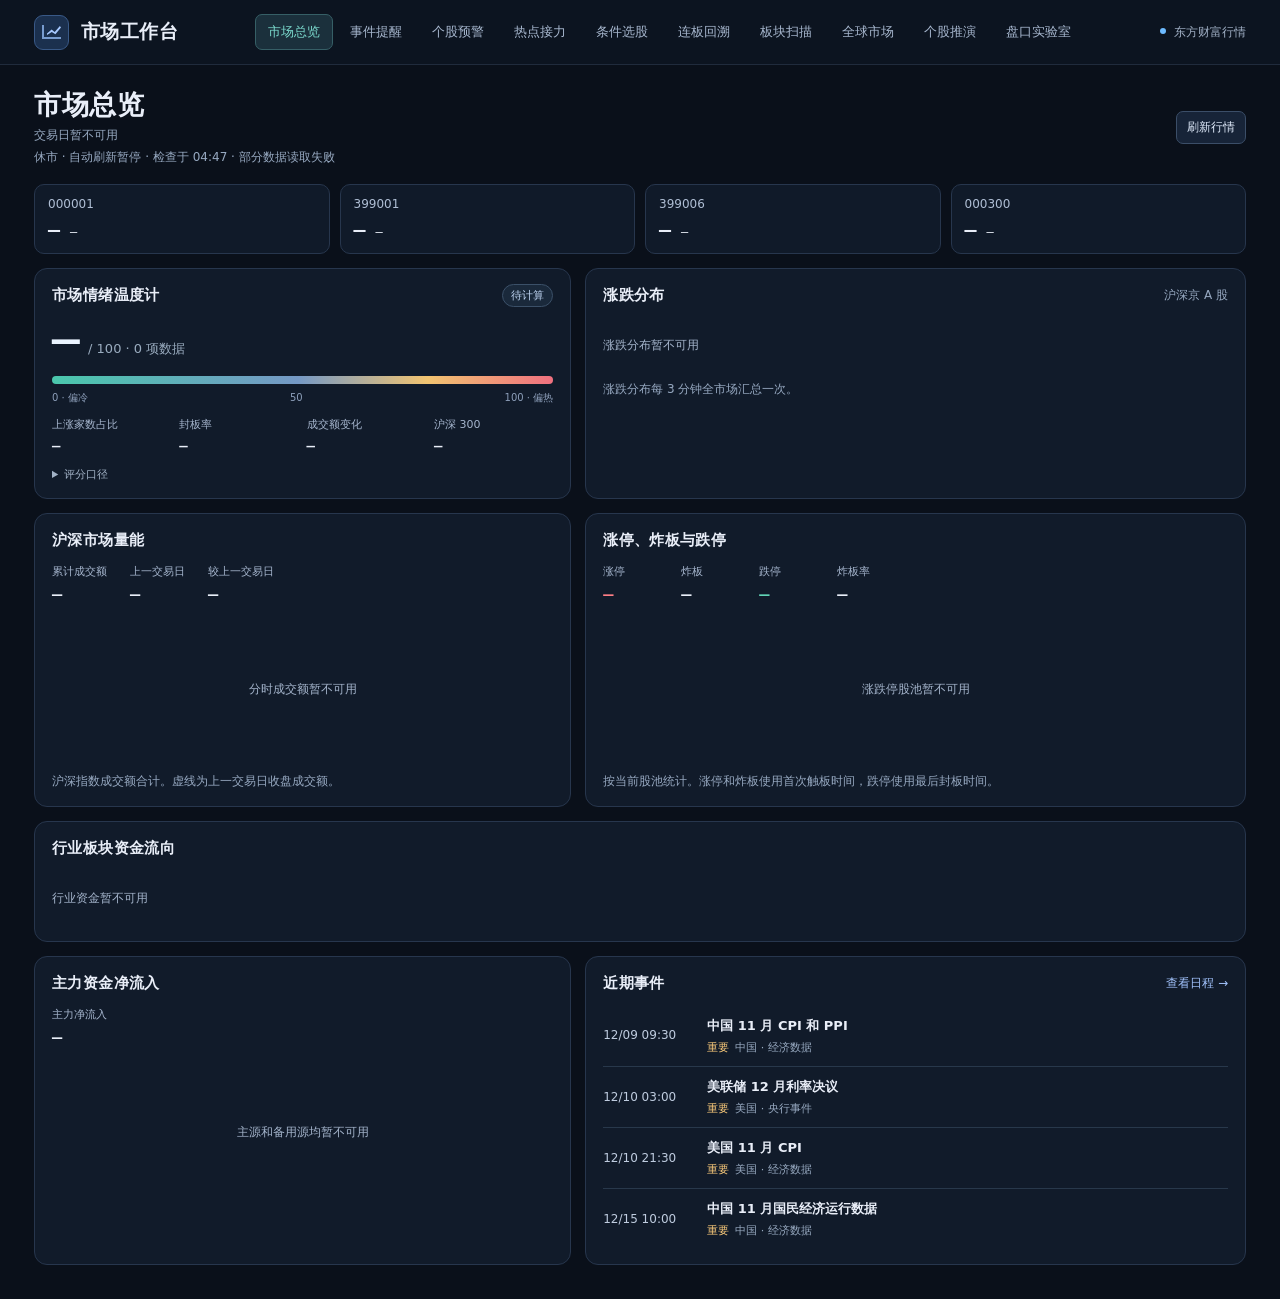
<file: index.html>
<!doctype html>
<html lang="zh-CN">
<head>
<meta charset="utf-8">
<meta name="viewport" content="width=device-width,initial-scale=1">
<title>A 股市场工作台</title>
<link rel="stylesheet" href="./limit-review.css?v=4">
<style>
:root{color-scheme:dark;--bg:#0a101a;--panel:#111a27;--border:#273348;--text:#e9eef8;--muted:#a1b0c5;--faint:#8191ab;--accent:#8eb5ff;--up:#ff747b;--down:#49d9ae;--red:#ffa281;--channel:#70b6ff;--rise:#61d9c2;--support:#f4ca78;--pressure:#b8a0fa;--box:#8eaddc}
*{box-sizing:border-box}body{margin:0;background:var(--bg);color:var(--text);font:14px/1.55 "Inter","PingFang SC","Microsoft YaHei",system-ui,sans-serif}
button,input,select{font:inherit}button,select{color:inherit}button{cursor:pointer}button:focus-visible,input:focus-visible,select:focus-visible,a:focus-visible,summary:focus-visible,canvas:focus-visible{outline:2px solid var(--accent);outline-offset:3px}
a{color:var(--accent);text-decoration:none}a:hover{text-decoration:underline}.mono,.price,output,.ohlc,.value,.hit-index{font-family:"IBM Plex Mono","SFMono-Regular",Consolas,monospace;font-variant-numeric:tabular-nums}
header{border-bottom:1px solid #202b3c;background:#0c1420}.head{max-width:1600px;margin:auto;display:flex;align-items:center;justify-content:space-between;gap:18px;padding:21px 34px}
.brand{display:flex;align-items:center;gap:12px}.mark{width:35px;height:35px;border:1px solid #395987;border-radius:9px;background:#1b304e;display:grid;place-items:center}.mark i{height:14px;width:19px;border-left:2px solid #789ccf;border-bottom:2px solid #789ccf;position:relative}.mark i:after{content:"";position:absolute;left:3px;right:0;top:1px;height:9px;background:#a7c9ff;clip-path:polygon(0 83%,33% 38%,55% 65%,92% 0,100% 16%,60% 92%,34% 66%,0 100%)}
h1,h2,h3,p{margin:0}h1{font-size:19px;letter-spacing:.025em;font-weight:680}.source{white-space:nowrap;color:var(--muted);font-size:12px}.source:before{display:inline-block;content:"";width:6px;height:6px;background:#6dbbff;border-radius:50%;margin-right:8px;vertical-align:2px}
main{max-width:1600px;margin:auto;padding:25px 34px 34px}.market-head{display:flex;justify-content:space-between;align-items:flex-end;gap:20px;margin-bottom:18px}.search{display:flex;gap:8px;position:relative;flex:0 1 360px;min-width:260px;margin-bottom:3px;z-index:3}.search input{color:var(--text);width:100%;min-width:0;background:#101a29;border:1px solid #34435b;border-radius:8px;padding:9px 12px}.search input::placeholder{color:#99aac4}.search button[type=submit]{border:1px solid #4b71b0;border-radius:8px;background:#213d64;white-space:nowrap;padding:8px 16px}.search button[type=submit]:hover{background:#2c4e7c}
.results{position:absolute;top:calc(100% + 6px);left:0;right:0;padding:4px;border:1px solid #42536e;border-radius:8px;background:#152033;box-shadow:0 12px 25px #0007}.results button{width:100%;display:flex;justify-content:space-between;align-items:center;gap:12px;padding:9px 10px;background:none;border:0;border-radius:5px;text-align:left}.results button:hover,.results button:focus{background:#233654}.results p{padding:10px;color:var(--muted)}
.security{min-width:0}.identity,.quote{display:flex;align-items:baseline;gap:12px;flex-wrap:wrap}.identity h2{font-size:23px;font-weight:680;letter-spacing:.035em}.code,.meta{font-size:12px;color:var(--muted)}.price{font-size:31px;line-height:1.25;font-weight:600;letter-spacing:-.04em}.change{font-size:13px;font-weight:600}.up{color:var(--up)}.down{color:var(--down)}.quote{margin-top:5px}.status{padding:9px 13px;border-radius:7px;background:#192743;color:#b9d1ff;margin-bottom:12px}.status.error{background:#3a242c;color:#ffd2d6}
.layout{display:grid;gap:12px}.panel{background:var(--panel);border:1px solid var(--border);border-radius:12px;min-width:0}.chart-panel{overflow:hidden}
.toolbar{min-height:54px;padding:9px 14px;display:flex;flex-wrap:wrap;align-items:center;gap:10px 16px;border-bottom:1px solid #243147}.controls{display:flex;align-items:center;gap:7px}.controls label,.toolbar-name{font-size:12px;color:var(--muted)}.toolbar-name{font-size:13px;color:var(--text);font-weight:650;white-space:nowrap}.controls select,.controls input[type=date]{color:inherit;background:#192436;border:1px solid #344359;border-radius:6px;padding:3px 6px;font-size:12px}
.fullscreen-button{margin-left:auto;padding:4px 10px;border:1px solid #344359;border-radius:6px;background:#192436;font-size:12px;white-space:nowrap}.fullscreen-button:hover{background:#25354c}
.chart-view-button{padding:4px 9px;border:1px solid #344359;border-radius:6px;background:#192436;font-size:12px;white-space:nowrap}
.chart-view-button[aria-pressed=true]{border-color:#426c81;color:#bde3ef;background:#182f41}
.fullscreen-stock{display:none;color:var(--muted)}
.chart-panel:is(:fullscreen,.fullscreen-in-page){display:flex;flex-direction:column;width:100%;height:100%;border:0;border-radius:0;overflow:auto}
.chart-panel:is(:fullscreen,.fullscreen-in-page) .plot{flex:1 0 180px;height:auto}
.chart-panel:is(:fullscreen,.fullscreen-in-page)>:not(.plot){flex:none}
.chart-panel:is(:fullscreen,.fullscreen-in-page) .fullscreen-stock{display:inline}
.chart-panel.fullscreen-in-page{position:fixed;inset:0;z-index:10}
body:has(.fullscreen-in-page){overflow:hidden}
body:has(.fullscreen-in-page)>header,main:has(.fullscreen-in-page)>:not(.layout),.layout:has(.fullscreen-in-page)>:not(.chart-panel){visibility:hidden}
.ohlc,.averages{min-height:34px;display:flex;align-items:center;gap:4px 15px;flex-wrap:wrap;padding:6px 14px;color:#dbe5f8;font-size:11px;border-bottom:1px solid #243147}.ohlc b{color:#a3b3cc;font-family:"PingFang SC","Microsoft YaHei",system-ui,sans-serif;font-weight:500;margin-right:4px}.ohlc time{color:#acc8f4}.averages:empty{display:none}
.plot{height:clamp(480px,60vh,760px);position:relative;background:#0b121e}.plot canvas{display:block;width:100%;height:100%;touch-action:pan-y}.empty{position:absolute;inset:0;display:grid;place-items:center;color:var(--muted);pointer-events:none}.chart-footer{display:flex;align-items:center;justify-content:space-between;flex-wrap:wrap;gap:6px 12px;border-top:1px solid #253248;padding:9px 14px;font-size:11px;color:var(--muted)}.chart-footer span:first-child{color:#bac9e0}.side{display:grid;grid-template-columns:1fr 1fr;gap:12px}.side-section{padding:12px 14px}.side-section h2,.scenarios h2{font-size:14px;font-weight:670}.section-heading{display:flex;justify-content:space-between;gap:10px;align-items:baseline;margin-bottom:5px}.section-heading span{font-size:11px;color:var(--muted)}
.plot canvas.dragging{cursor:grabbing;user-select:none}
.scenario-toolbar{display:flex;align-items:center;justify-content:space-between;flex-wrap:wrap;gap:7px 14px;padding:7px 14px;border-bottom:1px solid #243147}
.scenario-toolbar:has(.scenario-choices:empty){display:none}
.scenario-choices{display:flex;flex-wrap:wrap;gap:5px}
.scenario-choices button{border:1px solid #344359;border-radius:6px;background:#172235;padding:4px 8px;font-size:12px}
.scenario-choices button[aria-pressed=true]{border-color:var(--tone);color:var(--tone);background:#202d40}
.scenario-meta{display:flex;align-items:center;flex-wrap:wrap;gap:5px 12px;font-size:11px;color:var(--muted)}
.scenarios .paths{grid-template-columns:repeat(4,minmax(0,1fr))}
.path.current{background:#1a293e}
.trend{border-bottom:1px solid #273348;padding:8px 0}.trend:last-child{border-bottom:0;padding-bottom:0}.trend summary{display:grid;grid-template-columns:7px 15px minmax(0,1fr) auto;column-gap:7px;align-items:center;list-style:none;cursor:pointer}.trend summary::-webkit-details-marker{display:none}.trend summary:before{content:"›";color:#a5b5cd}.trend[open] summary:before{transform:rotate(90deg)}.swatch{width:15px;display:inline-block;border-top:2px solid var(--line);flex:none;vertical-align:middle}.trend-title{white-space:nowrap;font-size:12px;font-weight:630}.trend .value{font-size:12px;color:var(--line)}.trend-sub{grid-column:3/-1;margin-top:2px;font-size:11px;color:var(--muted)}.missing{color:var(--muted)}.touches{display:flex;flex-wrap:wrap;gap:5px;padding-top:8px}.touches button{background:#182638;border:1px solid #354760;border-radius:4px;padding:2px 5px;color:#ceddf5;font-size:10px}.touches button:hover{border-color:var(--accent)}
.level-list,.cross-list{list-style:none;padding:0;margin:0}.level-list{display:flex;flex-wrap:wrap;gap:5px 20px;padding:8px 14px;border-top:1px solid #253248}.level-list:empty{display:none}.level-list li,.level-name{display:flex;align-items:center;gap:8px}.level-list li{font-size:12px}.level-list .value{color:var(--line);white-space:nowrap}.cross-list li{padding:3px 0}.cross-list button{display:flex;justify-content:space-between;gap:8px;width:100%;align-items:center;text-align:left;background:#172235;border:1px solid #2d3e58;border-radius:6px;padding:6px 7px;color:#dbe7fa;font-size:11px}.cross-list button:hover,.cross-list button[aria-pressed=true]{border-color:#819ed3;background:#233453}.cross-list .value{white-space:nowrap;color:#afcaff}.cross-list .missing{font-size:11px}
.scenarios{padding:13px 14px 14px}.scenarios .section-heading{margin-bottom:8px}.paths{display:grid;grid-template-columns:1fr 1fr;gap:12px}.path{padding:10px 12px;border:1px solid #303d52;border-left:3px solid var(--tone);border-radius:7px;background:#121e2e}.path h3{font-size:13px;color:var(--tone);margin-bottom:4px}.path p{font-size:12px;color:#cfdbed}.path p+p{margin-top:4px}.path strong{color:var(--text);font-weight:630}.method{margin-top:13px;color:#a7b7cf;font-size:12px}.method summary{width:fit-content;cursor:pointer}.method p{margin-top:5px;max-width:105ch}
.sr-only{position:absolute;width:1px;height:1px;padding:0;margin:-1px;overflow:hidden;clip:rect(0,0,0,0);white-space:nowrap;border:0}[hidden]{display:none!important}
@media(max-width:1050px){.head,main{padding-left:20px;padding-right:20px}.side-section{padding-left:11px;padding-right:11px}}
@media(max-width:810px){.plot{height:clamp(390px,61vh,530px)}}
@media(max-width:540px){.head,main{padding-left:12px;padding-right:12px}.head{padding-top:14px;padding-bottom:14px;gap:8px}h1{font-size:16px}.source{font-size:10px}.market-head{flex-direction:column;align-items:stretch;gap:12px}.search{flex-basis:auto;min-width:0}.side,.paths{grid-template-columns:1fr}.plot{height:390px}.toolbar{gap:6px 10px}.ohlc{gap:4px 9px}.chart-footer{font-size:10px}}
@media(max-width:900px){.scenarios .paths{grid-template-columns:repeat(2,minmax(0,1fr))}}
@media(max-width:540px){.scenarios .paths{grid-template-columns:1fr}}
:root{--dash-accent:#7bd9cd;--dash-edge:#27364d;--dash-surface:#111b2a;--dash-sub:#97a9c1}
.head{display:grid;grid-template-columns:auto 1fr auto;gap:24px;padding-top:14px;padding-bottom:14px}
.workspace-nav{justify-self:center;display:flex;gap:4px;max-width:100%;overflow:auto;scrollbar-width:thin}
.workspace-nav :is(button,a),.dash-subnav button{padding:7px 12px;white-space:nowrap;border:1px solid transparent;border-radius:7px;background:none;color:#a7b7ce;font-size:13px}
.workspace-nav button[aria-pressed=true],.dash-subnav button[aria-pressed=true]{background:#1b303c;border-color:#365f66;color:var(--dash-accent)}
.workspace-nav a{text-decoration:none}
.workspace-nav :is(button,a):hover,.dash-subnav button:hover,.dash-button:hover{background:#1e3147;color:#ecf5ff}
.dash{padding-top:23px}
.dash-heading,.dash-card-head{display:flex;align-items:center;justify-content:space-between;gap:10px;flex-wrap:wrap}
.dash-heading{margin-bottom:17px}
.dash-heading h2{font-size:27px;line-height:1.25;letter-spacing:.02em}
.dash-heading p{margin-top:4px}
.dash-muted,.dash-note{color:var(--dash-sub);font-size:12px}
.dash-note{margin-top:8px}
.dash-grid{display:grid;grid-template-columns:repeat(2,minmax(0,1fr));gap:14px;margin-top:14px}
.dash-overview{grid-template-columns:minmax(0,1fr) minmax(0,1.23fr)}
.dash-card{border:1px solid var(--dash-edge);border-radius:13px;background:var(--dash-surface);padding:15px 17px;min-width:0}
.dash-card h3{font-size:15px;letter-spacing:.025em}
.dash-card-head{margin-bottom:10px;min-height:24px}
.dash-button,.dash-filters select,#hotspotDay{border:1px solid #3b4e68;background:#172438;border-radius:7px;color:#e0ebfb;padding:6px 10px;font-size:12px}
.dash-button[aria-pressed=true],.dash-primary{color:#acf0e7;border-color:#407877;background:#1b3b41}
.dash-button:disabled{opacity:.55;cursor:default}
.dash-actions,.dash-filters{display:flex;gap:7px;flex-wrap:wrap;align-items:center}
.dash-text-button{border:0;background:none;color:#a1c2fb;padding:2px 0;font-size:12px}
.dash-pill{border:1px solid #3b5068;border-radius:999px;color:#bfd5f3;background:#1a293b;padding:2px 8px;white-space:nowrap;font-size:11px}
.dash .up{color:#ff7f86}.dash .down{color:#62d5b7}
.quote-grid{display:grid;grid-template-columns:repeat(4,minmax(0,1fr));gap:10px}
.futures-grid{grid-template-columns:repeat(3,minmax(0,1fr));margin-top:12px}
.quote-tile{border:1px solid var(--dash-edge);border-radius:10px;background:#101a29;padding:10px 13px;min-width:0}
.quote-tile header{border:0;background:none;color:#afbed4;font-size:12px;display:flex;justify-content:space-between;gap:5px;align-items:baseline}
.quote-tile .quote-values{display:flex;align-items:baseline;gap:5px 10px;flex-wrap:wrap;margin-top:4px}
.quote-tile strong{font-size:20px;line-height:1.25;font-weight:660}
.quote-values span{font-size:12px}
.sentiment-top{display:flex;gap:11px;align-items:baseline;margin:8px 0 12px}
.sentiment-number{font-size:46px;line-height:1;letter-spacing:-.055em;color:#eaf4ff;font-weight:660}
.sentiment-score-tail{font-size:13px;color:#9aacbf}
.sentiment-meter{height:8px;border-radius:6px;position:relative;background:linear-gradient(90deg,#4ac7ac,#7599c5 49%,#f2c471 75%,#ef707f)}
.sentiment-meter i{position:absolute;left:var(--score);top:50%;width:15px;height:15px;border-radius:50%;border:3px solid #e9f3fc;background:#122134;transform:translate(-50%,-50%);box-shadow:0 0 0 3px #1c2a3a}
.sentiment-scale{display:flex;justify-content:space-between;color:#8d9fba;font-size:10px;margin-top:6px}
.sentiment-factors{display:grid;grid-template-columns:repeat(4,minmax(0,1fr));gap:8px;margin:11px 0 7px}
.sentiment-factor span,.metric-row span{display:block;color:#a6b6ce;font-size:11px}
.sentiment-factor strong{display:block;margin-top:3px;font-size:14px}
.dash-method{font-size:11px;color:#a2b2c6;margin-top:8px}.dash-method p{margin-top:5px}
.dash-empty{color:#a4b4cb;font-size:12px;padding:18px 0}
.breadth-totals{display:flex;gap:9px 16px;flex-wrap:wrap;margin-bottom:7px;font-size:12px}
.breadth-totals strong{font-size:15px}
.breadth-bars{display:grid;grid-template-columns:repeat(9,minmax(0,1fr));align-items:end;gap:4px;height:112px}
.breadth-bin{height:100%;display:grid;grid-template-rows:minmax(0,1fr) 17px;min-width:0;text-align:center;font-size:10px;color:#afbed2}
.breadth-bin>div{display:flex;flex-direction:column;justify-content:end;align-items:center;border-bottom:1px solid #3b4a60}
.breadth-bin strong{font-size:10px;line-height:1.3}
.breadth-bin i{display:block;width:62%;border-radius:4px 4px 0 0;background:var(--bar);height:var(--height);min-height:2px;margin-top:2px}
.breadth-bin>span{white-space:nowrap}
.metric-row{display:flex;gap:7px 16px;flex-wrap:wrap}
.metric-row>div{min-width:62px}
.metric-row strong{font-size:17px;display:block;margin-top:2px;font-variant-numeric:tabular-nums}
.mini-plot{height:150px;position:relative;margin-top:6px}
.mini-plot canvas{width:100%;height:100%;display:block}
.mini-plot .dash-empty{position:absolute;inset:0;display:grid;place-content:center}
.sector-flow-card{grid-column:1/-1}
.sector-flow-columns{display:grid;grid-template-columns:repeat(2,minmax(0,1fr));gap:16px 28px}
.sector-flow-group h4{font-size:12px;margin:0 0 6px}
.sector-flow-group ol{list-style:none;margin:0;padding:0}
.sector-flow-row{display:grid;grid-template-columns:minmax(5em,1fr) minmax(32px,2fr) 8em;gap:8px;align-items:center;min-height:27px;font-size:12px}
.sector-flow-row strong{text-align:right;white-space:nowrap}
.sector-flow-track{display:block;height:7px;background:#1e2b3f;border-radius:3px}
.sector-flow-track i{display:block;width:var(--flow-width);height:100%;background:currentColor;border-radius:inherit}
@media(max-width:700px){.sector-flow-columns{grid-template-columns:1fr}}
.event-preview,.event-items{display:grid;gap:0}
.event-row{display:grid;grid-template-columns:94px minmax(0,1fr) auto;gap:10px;align-items:center;padding:10px 0;border-top:1px solid #28384b}
.event-row:first-child{border-top:0}
.event-row time{display:block;color:#bfccdf;font-size:12px}
.event-row .event-title{font-weight:620;font-size:13px}
.event-row .event-meta{color:#99abc2;font-size:11px;margin-top:3px}
.event-row .priority{color:#f6c779;margin-right:6px}
.event-row .confirmed{color:#77ceb9;font-size:11px}
.dash-filters{margin-bottom:8px;color:#a9bbd0;font-size:12px}
.dash-filters label{display:flex;align-items:center;gap:6px}
.dash-dialog{width:min(420px,calc(100% - 24px));background:#152237;border:1px solid #455971;color:#e9eef8;border-radius:13px;padding:18px}
.dash-dialog::backdrop{background:#060b14aa}
.dash-dialog form{display:grid;gap:12px}
.dash-dialog form>label{display:grid;gap:5px;color:#b4c4da;font-size:12px}
.dash-dialog input{border:1px solid #3e536e;border-radius:7px;background:#0e1929;color:#e5eefc;padding:8px;width:100%;min-width:0}
.dash-dialog .dash-actions{justify-content:flex-end}
.dash-subnav{display:flex;gap:4px;flex-wrap:wrap;margin-bottom:10px}
.dash-subnav button{background:#121e2e}
#hotspotDayLabel{font-size:12px;color:#a9bcd5}
.relay-grid{display:grid;grid-template-columns:repeat(2,minmax(0,1fr));gap:8px}
.relay-group{background:#142134;border:1px solid #2b3f58;border-radius:8px;padding:8px 10px;min-width:0}
.relay-group summary{cursor:pointer;color:#dcecff;display:flex;gap:8px;justify-content:space-between;align-items:center}
.relay-group summary span{font-size:11px;color:#a9bdd8;white-space:nowrap}
.relay-group .relay-lead{font-size:11px;color:#b5c8e0;margin:5px 0}
.relay-group .relay-lead strong{color:#efd389}
.relay-stocks{display:flex;gap:5px;flex-wrap:wrap;padding:3px 0 1px}
.relay-stocks button,.table-stock{color:#c2d8f9;background:#1b2b43;border:1px solid #314763;border-radius:5px;padding:3px 6px;font-size:11px}
.relay-stocks button:hover,.table-stock:hover{border-color:#719cd0}
.dash-table{width:100%;border-collapse:collapse;font-size:12px}
.dash-table th,.dash-table td{text-align:right;border-bottom:1px solid #26374c;padding:7px 5px;white-space:nowrap;font-variant-numeric:tabular-nums}
.dash-table th{font-weight:500;color:#9bb0cc;font-size:11px}.dash-table th:first-child,.dash-table td:first-child{text-align:left;white-space:normal}
.dash-table tr:last-child td{border:0}
.dash-table small{display:block;color:#8ea4c0;font-size:10px}
.table-scroll{overflow:auto}
.global-summary{padding:10px 13px;border:1px solid #325269;border-radius:9px;background:#142438;color:#c9dbee;font-size:13px}
.global-summary strong{margin-right:9px;color:#9bd8f5}
@media(max-width:910px){.head{gap:13px}.workspace-nav :is(button,a){padding:7px 8px}.dash-overview{grid-template-columns:1fr 1fr}.sentiment-factors{grid-template-columns:1fr 1fr}}
@media(max-width:700px){.head{grid-template-columns:1fr auto}.workspace-nav{grid-row:2;grid-column:1/-1;justify-self:start}.dash-grid,.dash-overview{grid-template-columns:1fr}.quote-grid{grid-template-columns:repeat(2,minmax(0,1fr))}.relay-grid{grid-template-columns:1fr}}
@media(max-width:400px){.workspace-nav :is(button,a),.dash-subnav button{font-size:12px;padding:6px}.dash-card{padding:12px}.dash-heading h2{font-size:23px}.event-row{grid-template-columns:69px minmax(0,1fr) auto;gap:6px}.event-row .event-title{font-size:12px}.breadth-bin>span{font-size:9px}}
.global-index-stack{display:grid;align-content:start;gap:14px}
.relay-note{margin:0 0 9px}
.metric-row + .relay-note{margin-top:12px}
.relay-group small{color:var(--dash-sub);font-size:11px;margin-left:4px}
.relay-group summary strong::before{content:"";display:inline-block;width:5px;height:5px;border-right:1px solid #9ab4d2;border-top:1px solid #9ab4d2;transform:rotate(45deg);margin:0 8px 2px 1px}
.relay-group[open] summary strong::before{transform:rotate(135deg);margin-bottom:4px}
@media(max-width:400px){.quote-tile{padding-inline:10px}.quote-tile strong{font-size:18px}.quote-values span{font-size:11px}.quote-tile .quote-values{column-gap:6px}}
#alertAddStock:not(:disabled){color:var(--dash-accent);border-color:#3e6a70}
.alert-nav-count{margin-left:4px;color:#ff9ea1;font-size:10px}
.alert-board{grid-template-columns:minmax(0,1.15fr) minmax(0,1fr);align-items:start}
.alert-watch-list{display:grid;gap:10px}
.alert-watch{background:#142134;border:1px solid #2b3f58;border-radius:8px;padding:11px 12px}
.alert-watch-head,.alert-level,.alert-event{display:flex;align-items:center;justify-content:space-between;gap:8px;flex-wrap:wrap}
.alert-watch-head{margin-bottom:8px}
.alert-watch-title{font-weight:670;font-size:14px}
.alert-level{padding:6px 0;border-top:1px solid #293b53;font-size:12px}
.alert-level strong{margin-inline:4px}
.alert-level small{color:var(--dash-sub)}
.alert-level [data-zone="near"],.alert-event strong{color:#f6cc85}
.alert-level [data-zone="break"][data-side="high"]{color:#ff8d96}
.alert-level [data-zone="break"][data-side="low"]{color:#63dbb7}
.alert-averages{display:flex;gap:6px 11px;flex-wrap:wrap;margin:7px 0 3px;font-size:11px}
.alert-event{justify-content:flex-start;padding:9px 0;border-top:1px solid #28384b;font-size:12px}
.alert-event time{min-width:90px}
.alert-event .alert-event-context{color:var(--dash-sub)}
#stockAlertForm #resetAlertLevels{margin-right:auto}
#stockAlertError{color:#ff9fa4;margin-top:0}
@media(max-width:900px){.alert-board{grid-template-columns:1fr}}
.alert-level-context{flex-basis:100%}
.alert-log-card button:disabled{opacity:.55;cursor:default}
.alert-action{margin-top:6px;font-size:12px;color:#dbe7f7}
.alert-action strong{color:#f0cc8a}
.alert-event-action{flex-basis:100%;color:var(--dash-sub);font-size:11px}
.stock-decision{background:#142438;border:1px solid #334c68;border-radius:8px;padding:9px 12px;margin-bottom:10px;font-size:12px}
.stock-decision p+p{margin-top:4px}
.stock-decision strong{color:#aee5db}
.stock-decision small{color:#a5bbd5}
.stock-pattern{--signal:#b6d2f1;padding:10px 13px;margin-bottom:12px;border:1px solid #2b3b50;border-left:3px solid var(--signal);border-radius:8px;background:#121c2a;color:#dce7f5;font-size:12px}
.stock-pattern[data-tone=risk]{--signal:#ffbd7d}
.stock-pattern[data-tone=positive]{--signal:#79dbba}
.stock-pattern-head{display:flex;align-items:baseline;flex-wrap:wrap;gap:4px 12px;margin-bottom:5px}
.stock-pattern-head h3{font-size:12px;font-weight:650}
.stock-pattern-head strong{color:var(--signal);font-size:14px}
.stock-pattern-head small,.stock-pattern p:last-child{color:#a5bbd5}
.stock-pattern p+p:not(:empty){margin-top:3px}
.scenario-choices button[data-volume-match]::after{content:" · 量价观察";font-size:10px}
.scenarios .path[data-volume-match]{border-color:var(--tone)}
.stock-link-button{padding:7px 9px;flex:none;border:1px solid #3b4e68;border-radius:8px;background:#172438;color:#bde4eb}
.stock-link-button:hover:not(:disabled){background:#1b3b41;border-color:#528386}
.stock-link-button:disabled{opacity:.55}
.stock-link-status{color:var(--dash-sub);font-size:12px;margin:-7px 0 11px}

.scanner-form{display:flex;align-items:end;gap:12px;flex-wrap:wrap}
.scanner-form label{display:grid;gap:4px;font-size:12px;color:var(--dash-sub)}
.scanner-form label:first-child{flex:1 1 235px;max-width:400px}
.scanner-form input,.scanner-form select,#scannerChoice{min-height:34px;min-width:0;padding:5px 9px;border:1px solid #3b4e68;border-radius:7px;background:#172438;color:#e3eaf4}
.scanner-form input{width:100%}
.scanner-results{margin-top:14px}
.scanner-pool{display:grid;grid-template-columns:repeat(auto-fit,minmax(min(100%,175px),1fr));gap:8px}
.scanner-pool article{padding:9px 10px;background:#142134;border:1px solid #2b3f58;border-radius:8px}
.scanner-pool article>div{margin-top:5px}
.scanner-pool .dash-empty{grid-column:1/-1}
.scanner-table{overflow-x:auto}
.scanner-table td:last-child{text-align:left}
.scanner-table th:last-child{text-align:left}
.scanner-scenario{display:inline-block;padding:2px 5px;margin:1px 3px 1px 0;font-size:11px;border-radius:4px;background:#1a2739;color:#aebed5;white-space:nowrap}
.scanner-scenario[data-considered]{background:#1b3742;color:#b9f1e6}
.scenario-choices button .scenario-percent{font-weight:700;margin-left:4px}
.scenario-context{color:var(--muted);font-size:11px}

#trendRecordFilter{padding:4px 7px;border:1px solid #3b4e68;border-radius:6px;background:#172438;color:#e3eaf4}
.trend-chart-status{padding:6px 14px 0;margin:0 0 5px}
.trend-toast{position:fixed;right:18px;bottom:18px;z-index:10;max-width:min(440px,calc(100vw - 36px));padding:12px 14px;border:1px solid #375c6b;border-radius:9px;background:#142936;color:#eaf6f5;box-shadow:0 10px 35px #0007}
.trend-toast p{font-size:13px;margin:0 0 7px}

.wave-views,.wave-mode{display:flex;align-items:center;flex-wrap:wrap;gap:6px 14px;margin-bottom:10px}
.wave-views{font-size:12px;color:var(--muted)}
.wave-views a[aria-current=page]{color:var(--text);text-decoration:underline;text-underline-offset:3px}
.wave-mode{justify-content:space-between}
.wave-mode .meta{margin-left:auto}
.chart-panel{background:#121925}
.plot{background:#0d1119}
.wave-legend{display:flex;flex-wrap:wrap;gap:4px 16px;padding:8px 14px;border-top:1px solid #253248;font-size:11px;color:var(--muted)}
.wave-legend span{display:flex;align-items:center;gap:6px}
#stockWorkspace[data-wave-chart] :is(#focusView,.scenario-toolbar,#levels,.side,#stockPattern,.method){display:none}
#stockWorkspace[data-wave-scenarios] #scenarioGuidance{display:none}

.volume-rule-form { display:grid; gap:8px; max-width:700px; }
.volume-rule-form label { font-weight:650; }
.volume-rule-form textarea { width:100%; resize:vertical; padding:10px 12px; border:1px solid #3b4e68; border-radius:8px; background:#0e1827; color:#e3eaf4; font:inherit; line-height:1.65; }
#volumeRuleMessage:empty, #volumeSelectorSummary:empty { display:none; }
#volumeSelectorRows .dash-table :is(th,td):last-child { text-align:right; }
</style>
</head>
<body>
<header><div class="head"><div class="brand"><span class="mark" aria-hidden="true"><i></i></span><h1>市场工作台</h1></div><nav class="workspace-nav" aria-label="工作台页面"><button type="button" data-open-view="overview" aria-pressed="true">市场总览</button><button type="button" data-open-view="events" aria-pressed="false">事件提醒</button><button type="button" data-open-view="alerts" aria-pressed="false">个股预警<span id="alertNavCount" class="alert-nav-count" hidden></span></button><button type="button" data-open-view="hotspots" aria-pressed="false">热点接力</button><button type="button" data-open-view="selector" aria-pressed="false">条件选股</button><button type="button" data-open-view="limit-review" aria-pressed="false">连板回溯</button><button type="button" data-open-view="scanner" aria-pressed="false">板块扫描</button><button type="button" data-open-view="global" aria-pressed="false">全球市场</button><button type="button" data-open-view="stock" aria-pressed="false">个股推演</button><a href="./replay/">盘口实验室</a></nav><a class="source" href="https://quote.eastmoney.com/" target="_blank" rel="noopener">东方财富行情</a></div></header>
<main id="marketWorkspace" class="dash">
  <section id="marketOverview" class="dash-view" aria-labelledby="marketTitle">
    <div class="dash-heading">
      <div><h2 id="marketTitle">市场总览</h2><p id="marketDate" class="dash-muted">正在读取交易日</p><p id="marketAutoStatus" class="dash-muted" role="status"></p></div>
      <button type="button" id="marketRefresh" data-market-refresh class="dash-button">刷新行情</button>
    </div>
    <div id="domesticQuotes" class="quote-grid" aria-label="A 股主要指数"></div>
    <div class="dash-grid dash-overview">
      <article class="dash-card">
        <div class="dash-card-head"><h3>市场情绪温度计</h3><span id="sentimentState" class="dash-pill">待计算</span></div>
        <div id="sentimentSummary" class="sentiment-summary"></div>
        <details class="dash-method"><summary>评分口径</summary><p>上涨家数占比占 45%，封板率占 25%，沪深成交额相对上一交易日占 15%，沪深 300 涨跌占 15%。成交额评分以昨日为 50 分，每相差 1% 调整 1 分，盘中按已交易分钟等比例估算。沪深 300 涨跌每 1% 调整 20 分。各项限制在 0–100 分，数据缺失时按可用项目权重计算。</p></details>
      </article>
      <article class="dash-card">
        <div class="dash-card-head"><h3>涨跌分布</h3><span id="breadthCoverage" class="dash-muted">沪深京 A 股</span></div>
        <div id="breadthContent" class="dash-empty">正在统计涨跌分布</div><p class="dash-note">涨跌分布每 3 分钟全市场汇总一次。</p>
      </article>
      <article class="dash-card">
        <div class="dash-card-head"><h3>沪深市场量能</h3><span id="turnoverDate" class="dash-muted"></span></div>
        <div id="turnoverSummary" class="metric-row"></div>
        <div class="mini-plot"><canvas id="turnoverChart" aria-label="沪深累计成交额分时图"></canvas><p id="turnoverEmpty" class="dash-empty">正在读取分时成交额</p></div>
        <p id="turnoverNote" class="dash-note"></p>
      </article>
      <article class="dash-card">
        <div class="dash-card-head"><h3>涨停、炸板与跌停</h3><span id="limitsDate" class="dash-muted"></span></div>
        <div id="limitsSummary" class="metric-row"></div>
        <div class="mini-plot"><canvas id="limitsChart" aria-label="股池触板时间累计分布"></canvas><p id="limitsEmpty" class="dash-empty">正在读取涨跌停股池</p></div>
        <p class="dash-note">按当前股池统计。涨停和炸板使用首次触板时间，跌停使用最后封板时间。</p>
      </article>
      <article class="dash-card sector-flow-card" aria-labelledby="sectorFlowTitle">
        <div class="dash-card-head"><h3 id="sectorFlowTitle">行业板块资金流向</h3><span id="sectorFlowTime" class="dash-muted"></span></div>
        <div id="sectorFlowContent"><p class="dash-empty">正在读取行业资金</p></div>
        <p id="sectorFlowNote" class="dash-note" hidden></p>
      </article>
      <article class="dash-card">
        <div class="dash-card-head"><h3>主力资金净流入</h3><span id="flowDate" class="dash-muted"></span></div>
        <div id="flowSummary" class="metric-row"></div>
        <div class="mini-plot"><canvas id="flowChart" aria-label="沪深主力净流入分时图"></canvas><p id="flowEmpty" class="dash-empty">正在读取主力资金</p></div>
        <p id="flowNote" class="dash-note" hidden></p>
      </article>
      <article class="dash-card">
        <div class="dash-card-head"><h3>近期事件</h3><button type="button" class="dash-text-button" data-open-view="events">查看日程 →</button></div>
        <div id="overviewEvents" class="event-preview"></div>
      </article>
    </div>
  </section>

  <section id="marketEvents" class="dash-view" aria-labelledby="eventsTitle" hidden>
    <div class="dash-heading">
      <div><h2 id="eventsTitle">事件提醒</h2><p class="dash-muted">北京时间 · 到时未确认的事件每 3 分钟播报一次</p></div>
      <div class="dash-actions"><button type="button" id="voiceToggle" class="dash-button" aria-pressed="false">开启语音</button><button type="button" id="addEvent" class="dash-button dash-primary">添加提醒</button></div>
    </div>
    <article class="dash-card">
      <div class="dash-card-head"><h3>财经日程</h3><span id="eventPending" class="dash-pill"></span></div>
      <div class="dash-filters" id="eventFilters">
        <label>时段 <select id="eventPeriod"><option value="all">全部日程</option><option value="today">今天</option><option value="week">未来 7 天</option><option value="due">待确认</option></select></label>
        <label>类型 <select id="eventCategory"><option value="all">全部类型</option><option>经济数据</option><option>央行事件</option><option>自定义</option></select></label>
        <label>市场 <select id="eventRegion"><option value="all">全部市场</option><option>中国</option><option>美国</option><option>全球</option></select></label>
        <label>级别 <select id="eventPriority"><option value="all">全部级别</option><option value="1">重要</option><option value="2">一般</option></select></label>
      </div>
      <div id="eventList"></div>
      <p id="eventFeedback" class="dash-note" aria-live="polite">语音在页面打开时运行。确认状态与自定义提醒保存在本浏览器。</p>
      <p class="dash-note">内置日程覆盖至 2026 年 12 月末，可通过来源链接核对调整。</p>
    </article>
    <dialog id="eventDialog" class="dash-dialog">
      <form id="eventForm">
        <h3>添加事件提醒</h3>
        <label>事件名称 <input name="name" required maxlength="45" autocomplete="off"></label>
        <label>北京时间 <input name="when" type="datetime-local" required></label>
        <div class="dash-filters">
          <label>市场 <select name="region"><option>中国</option><option>美国</option><option>全球</option></select></label>
          <label>级别 <select name="priority"><option value="1">重要</option><option value="2">一般</option></select></label>
        </div>
        <p id="eventFormError" class="dash-note" role="status"></p>
        <div class="dash-actions"><button type="button" id="closeEvent" class="dash-button">取消</button><button type="submit" class="dash-button dash-primary">保存</button></div>
      </form>
    </dialog>
  </section>

  <section id="marketHotspots" class="dash-view" aria-labelledby="hotspotsTitle" hidden>
    <div class="dash-heading">
      <div><h2 id="hotspotsTitle">热点接力</h2><p class="dash-muted" id="hotspotsDate">按交易日查看板块和连板表现</p></div>
      <button type="button" data-market-refresh class="dash-button">刷新行情</button>
    </div>
    <div class="dash-subnav" id="hotspotTabs" role="group" aria-label="热点分析视图">
      <button type="button" data-hotspot="relay" aria-pressed="true">热点接力</button>
      <button type="button" data-hotspot="flows" aria-pressed="false">板块资金</button>
      <button type="button" data-hotspot="short" aria-pressed="false">短线博弈</button>
      <button type="button" data-hotspot="heat" aria-pressed="false">情绪高潮观察</button>
    </div>
    <article class="dash-card">
      <div class="dash-card-head"><h3 id="hotspotPanelTitle">板块涨停梯队</h3><label id="hotspotDayLabel">交易日 <select id="hotspotDay"></select></label></div>
      <div id="hotspotContent" class="dash-empty">正在读取热点数据</div>
    </article>
  </section>

  <section id="marketGlobal" class="dash-view" aria-labelledby="globalTitle" hidden>
    <div class="dash-heading">
      <div><h2 id="globalTitle">全球市场</h2><p class="dash-muted">指数、期货与美股关注名单</p><p id="globalAutoStatus" class="dash-muted" role="status"></p></div>
      <div class="dash-actions"><button type="button" id="globalVoice" class="dash-button">播报外盘</button><button type="button" data-market-refresh class="dash-button">刷新行情</button></div>
    </div>
    <div id="globalSummary" class="global-summary" aria-live="polite">正在读取外盘行情</div>
    <div id="futuresQuotes" class="quote-grid futures-grid"></div>
    <div id="globalTables" class="dash-grid"></div>
    <p class="dash-note">各品种采用数据源最新可用报价，时间统一显示为北京时间。</p>
  </section>
  <section id="marketAlerts" class="dash-view" aria-labelledby="alertsTitle" hidden>
    <div class="dash-heading">
      <div><h2 id="alertsTitle">个股预警</h2><p class="dash-muted">调整高低点 ±2% · MA5 / 10 / 20 / 30 / 60</p></div>
      <div class="dash-actions">
        <button type="button" id="alertVoice" class="dash-button" aria-pressed="false">开启语音</button>
        <button type="button" id="alertRefresh" class="dash-button">立即检查</button>
        <button type="button" class="dash-button dash-primary" data-open-view="stock">去个股推演</button>
      </div>
    </div>
    <div class="dash-grid alert-board">
      <article class="dash-card">
        <div class="dash-card-head"><h3>监控列表</h3><span id="alertStatus" class="dash-muted" role="status"></span></div>
        <div id="alertWatchList" class="alert-watch-list"></div>
        <p class="dash-note">量能放大门槛 ≥1.30×，缩量门槛 ≤0.80×。盘中使用数据源量比，收盘后比较前 5 日均量。 <a href="https://baike.eastmoney.com/item/量比" target="_blank" rel="noopener noreferrer">量比口径 ↗</a></p>
      <p class="dash-note">页面打开时，沪深京日盘时段每分钟检查一次。进入价区、越过外沿时提醒，区内停留期间只报一次。收盘后补查一次。</p>
      </article>
      <article class="dash-card alert-log-card">
        <div class="dash-card-head"><h3>预警记录</h3><button type="button" id="alertRead" class="dash-text-button">全部标为已读</button></div>
        <div id="alertLog"></div>
      </article>
    </div>
    <article class="dash-card scanner-results" id="trendRecordPanel">
      <div class="dash-card-head">
        <div><h3>突破与支撑记录</h3><p class="dash-muted" id="trendWatchStatus"></p></div>
        <label class="dash-note">信号 <select id="trendRecordFilter">
          <option value="all">全部</option><option value="up">向上突破</option>
          <option value="down">向下跌破</option><option value="reclaim">向上收回支撑</option><option value="near">接近支撑</option>
        </select></label>
      </div>
      <div id="trendRecords"></div>
      <p class="dash-note">板块前排及个股预警自动参与跨线监控，也可在个股图上单独开启。接近支撑按线价上方 1% 计算。网页打开时约每分钟检查，记录保存在当前浏览器。</p>
    </article>
  </section>
  <section id="marketVolumeSelector" class="dash-view" aria-labelledby="volumeSelectorTitle" hidden>
    <div class="dash-heading">
      <div><h2 id="volumeSelectorTitle">条件选股</h2><p class="dash-muted">涨停后缩量 · 沪深京 A 股</p></div>
    </div>
    <article class="dash-card scanner-results">
      <form id="volumeSelectorForm" class="volume-rule-form">
        <label for="volumeRule">选股条件</label>
        <textarea id="volumeRule" rows="4" maxlength="300" spellcheck="false" aria-describedby="volumeRuleHelp" required></textarea>
        <p id="volumeRuleHelp" class="dash-note">可修改涨停范围、基准日、连续缩量天数和今日量能比例。例如「今天的成交量小于基准量的80%」。</p>
        <div class="dash-actions">
          <button type="submit" class="dash-button dash-primary" id="volumeApply">应用并刷新</button>
          <button type="button" class="dash-button" id="volumeReset">恢复默认</button>
        </div>
        <p id="volumeRuleMessage" class="dash-note" role="status"></p>
      </form>
    </article>
    <article class="dash-card scanner-results">
      <div class="dash-card-head">
        <div><h3>筛选结果</h3><p id="volumeSelectorStatus" class="dash-muted" role="status">正在读取选股数据…</p></div>
        <span id="volumeSelectorMode" class="dash-note"></span>
      </div>
      <p id="volumeSelectorSummary" class="dash-note"></p>
      <div id="volumeSelectorRows"></div>
      <details class="dash-method">
        <summary>量能与刷新口径</summary>
        <p>天数按交易日。日线来自新浪财经，盘中累计量来自腾讯行情。基础日线和新增涨停池按页面显示的交易日核对。已完成的涨停后日 K 逐日比较成交量，第一天与涨停当天比较。网页打开时盘中约每 30 秒更新累计量，累计量须同时低于上一完整交易日成交量和设置的基准门槛。收盘后用完整日 K 再筛一遍。</p>
      </details>
    </article>
  </section>
  <section id="marketLimitReview" class="dash-view" aria-labelledby="limitReviewTitle" hidden>
    <div class="dash-heading">
      <div><h2 id="limitReviewTitle">连板回溯</h2><p class="dash-muted">缩量一字板后的放量换手与回封</p></div>
    </div>
    <article id="limitMarketPanel" class="dash-card limit-market">
      <div class="dash-card-head">
        <div><h3>最新连板梯队</h3><p id="limitMarketStatus" class="dash-muted" role="status">正在读取涨停池…</p></div>
        <button type="button" id="limitMarketRefresh" class="dash-button">刷新梯队</button>
      </div>
      <p id="limitMarketSignal" class="limit-market-signal" role="status"></p>
      <div id="limitMarketRows"></div>
      <p class="dash-note">沪深主板非 ST 股 · 交易时段页面可见时约每 30 秒刷新 · 连板以收盘为准</p>
    </article>
    <a id="limitReviewBackStock" class="dash-text-button" hidden>返回个股推演</a>
    <p id="limitReviewStatus" class="dash-muted" role="status"></p>
    <div id="limitReviewLayout" class="limit-review-layout" hidden>
      <aside class="dash-card limit-review-list" aria-label="历史案例">
        <div class="dash-card-head"><h3>历史案例</h3><span id="limitReviewCount" class="dash-muted"></span></div>
        <label for="limitReviewFilter" class="sr-only">筛选日期、简称或代码</label>
        <input id="limitReviewFilter" type="search" placeholder="日期、简称或代码" autocomplete="off">
        <div id="limitReviewCases"></div>
      </aside>
      <article class="dash-card limit-review-detail" aria-labelledby="limitReviewName">
        <div class="dash-card-head">
          <div>
            <p id="limitReviewDate" class="dash-muted"></p>
            <h3 id="limitReviewName"></h3>
          </div>
          <a id="limitReviewSource" target="_blank" rel="noopener noreferrer">当日资料 ↗</a>
        </div>
        <p id="limitReviewEvent"></p>
        <dl id="limitReviewMetrics" class="limit-review-metrics"></dl>
        <div class="limit-review-toolbar">
          <div class="dash-actions" role="group" aria-label="图表周期">
            <button type="button" id="limitReviewDaily" class="dash-button" aria-pressed="true">日 K 与成交量</button>
            <button type="button" id="limitReviewMinutes" class="dash-button" aria-pressed="false">所选日分时</button>
          </div>
          <div id="limitReviewStep" class="dash-actions" role="group" aria-label="逐日回溯">
            <button type="button" id="limitReviewPrev" class="dash-button">前一日</button>
            <button type="button" id="limitReviewEventDay" class="dash-button">换手日</button>
            <button type="button" id="limitReviewNext" class="dash-button">后一日</button>
          </div>
        </div>
        <div id="limitReviewReplay" hidden>
          <div class="limit-review-player">
            <label class="limit-review-speed">回放日期
              <select id="limitReviewReplayDate" class="dash-button"></select>
            </label>
            <button type="button" id="limitReviewPlay" class="dash-button dash-primary">播放</button>
            <button type="button" id="limitReviewRestart" class="dash-button">从头播放</button>
            <label class="limit-review-speed">速度
              <select id="limitReviewSpeed" class="dash-button">
                <option value="1">1 分钟/秒</option>
                <option value="5" selected>5 分钟/秒</option>
                <option value="15">15 分钟/秒</option>
              </select>
            </label>
            <div class="limit-review-seek">
              <input id="limitReviewSeek" type="range" min="0" max="240" value="0" aria-label="分时回放进度">
              <output id="limitReviewTime" for="limitReviewSeek" aria-live="off">09:30</output>
            </div>
          </div>
          <dl id="limitReviewLive" class="limit-review-live">
            <div><dt>价格 / 涨幅</dt><dd id="limitReviewPrice"></dd></div>
            <div><dt>分钟成交量</dt><dd id="limitReviewMinuteVolume"></dd></div>
            <div><dt>累计成交量</dt><dd id="limitReviewTotalVolume"></dd></div>
            <div><dt>累计换手率（估算）</dt><dd id="limitReviewTurnover"></dd></div>
          </dl>
        </div>
        <p id="limitReviewReplayStatus" class="dash-muted" role="status" hidden></p>
        <div class="limit-review-charts" id="limitReviewCharts">
          <div class="limit-review-plot" id="limitReviewDailyReplay" hidden><canvas id="limitReviewDailyChart" aria-label="日 K 与成交量，换手日量柱随回放累计" aria-describedby="limitReviewLive"></canvas></div>
          <div class="limit-review-plot"><canvas id="limitReviewChart" tabindex="0" aria-label="量价图，点击或按左右方向键选择" aria-describedby="limitReviewReadout"></canvas></div>
        </div>
        <p id="limitReviewReadout" class="limit-review-readout"></p>
        <details class="dash-method">
          <summary>收录与行情口径</summary>
          <p>收录已核对的沪深主板案例。连续 4 至 5 个交易日收盘涨停，前一日是一字板，换手日开板回封，且换手率至少 15%、成交量至少是前一日的 7 倍、成交均价至少达到涨停价的 97.5%。日 K 是不复权行情，成交量按手计。</p>
          <p>日线来自东方财富。归档分时来自通达信，近期行情来自东方财富或腾讯。09:30 显示开盘价，开盘成交并入 09:31 的首分钟成交量。日量柱旁的倍数为累计成交量除以前一交易日全天成交量。累计换手率按累计成交量占全天成交量的比例乘以日线换手率估算。分钟内开板可能未反映在末价上，涨停价的实际成交占比需用逐笔成交核对。</p>
        </details>
      </article>
    </div>
  </section>
  <section id="marketScanner" class="dash-view" aria-labelledby="scannerTitle" hidden>
    <div class="dash-heading">
      <div><h2 id="scannerTitle">板块扫描</h2><p class="dash-muted">筛选板块前排股并加入观察池。交易时段每 5 分钟自动重扫，新增入池会提醒。</p></div>
      <button type="button" id="scannerPause" class="dash-button" hidden>暂停自动扫描</button>
    </div>
    <article class="dash-card">
      <form id="scannerForm" class="scanner-form">
        <label>板块名称或代码<input id="scannerQuery" list="scannerOptions" placeholder="例如 半导体、机器人概念、BK0475" autocomplete="off" required></label>
        <datalist id="scannerOptions"></datalist>
        <label>扫描取值<select id="scannerDepth"><option value="2">前两项（默认）</option><option value="1">第一项</option><option value="4">全部四项</option></select></label>
        <button type="submit" id="scannerSubmit" class="dash-button dash-primary">扫描板块</button>
      </form>
      <label id="scannerChoiceLabel" class="dash-note" hidden>选择匹配板块 <select id="scannerChoice"></select></label>
      <p id="scannerStatus" class="dash-note" role="status">输入行业或概念板块开始。</p>
      <details class="dash-method"><summary>扫描和评分口径</summary>
        <p>先按成分股涨幅、成交额、换手率的板块内排名，以 50%、30%、20% 加权，取前 15 只做不复权日线分析，窗口为 360 根。综合分由前排分（65%）和情景方向分（35%）组成。方向分用回踩与突破占比减去跌破占比，区间震荡记零。有效情景数量达到所选项数，且方向分为正的前 5 只自动入池。</p>
        <p>情景占比基于价格、均线、量能和最近有效指数报价计算，合计 100%。A 股使用沪深 300、上证和创业板，海外使用恒生、标普 500、纳指和纳指期货。占比尚未经历史胜率校准。页面开启时执行扫描与提醒。</p>
      </details>
    </article>
    <article class="dash-card scanner-results">
      <div class="dash-card-head"><h3>前排观察池</h3><button type="button" class="dash-text-button" data-open-view="alerts">查看突破记录与语音设置</button></div>
      <div id="scannerPool" class="scanner-pool"></div>
      <div id="scannerTrendHits" class="dash-note" hidden></div>
      <p class="dash-note">有有效参考线的前排候选参与跨线检查，入池结果继续按情景占比排序。</p>
    </article>
    <article class="dash-card scanner-results">
      <div class="dash-card-head"><h3>扫描排行</h3><span id="scannerEnvironment" class="dash-muted"></span></div>
      <div id="scannerRows"></div>
    </article>
  </section>
</main>

<main id="stockWorkspace" hidden>
  <div class="market-head">
    <section class="security" aria-label="当前股票">
      <div class="identity"><h2 id="stockName">A 股日线</h2><span id="stockCode" class="code mono"></span></div>
      <div class="quote"><span id="lastPrice" class="price">—</span><span id="priceChange" class="change mono"></span><span id="lastDate" class="meta"></span><span id="stockFreshness" class="meta"></span></div>
    </section>
    <form id="search" class="search" autocomplete="off">
      <label for="query" class="sr-only">搜索 A 股</label><input id="query" maxlength="32" placeholder="股票代码、简称或拼音首字母" aria-controls="results"><button type="submit">搜索</button><button type="button" class="stock-link-button" data-stock-link="tdx" title="读取通达信当前股票" aria-label="读取通达信当前股票">通</button><button type="button" class="stock-link-button" data-stock-link="ths" title="读取同花顺当前股票" aria-label="读取同花顺当前股票">同</button>
      <div id="results" class="results" aria-label="股票搜索结果" aria-live="polite" hidden></div>
    </form>
  </div>
  <nav class="wave-views" aria-label="波浪复盘个股">
    <span>波浪复盘</span>
    <a href="?view=stock&amp;symbol=0.002580" data-wave-symbol="0.002580">圣阳股份</a>
    <a href="?view=stock&amp;symbol=0.002558" data-wave-symbol="0.002558">巨人网络</a>
  </nav>
  <div id="waveMode" class="wave-mode" hidden>
    <div role="group" aria-label="个股图表">
      <button type="button" id="showWaveReview" class="chart-view-button" aria-pressed="false">波浪标注</button>
      <button type="button" id="showLiveChart" class="chart-view-button" aria-pressed="true">自动画线</button>
    </div>
    <span id="waveReviewDate" class="meta" hidden>前复权 · 候选数浪</span>
  </div>
  <p class="stock-link-status">
    <a href="./windows-stock-link.zip" download>下载 Windows 联动助手</a>
    <span aria-hidden="true"> · </span>
    <a href="./tongdaxin-four-line.zip" download>下载通达信主图指标</a>
  </p>
  <p id="stockLinkStatus" class="stock-link-status" role="status" hidden></p>
  <p id="status" class="status" role="status" hidden></p>
  <section id="stockPattern" class="stock-pattern" aria-labelledby="stockPatternTitle" hidden>
    <div class="stock-pattern-head"><h3 id="stockPatternTitle">走势判断</h3><strong id="stockPatternSignal"></strong><small id="stockPatternBasis"></small></div>
    <p id="stockPatternEvidence"></p>
    <p id="stockPatternWatch"></p>
  </section>
  <div class="layout">
    <section id="chartPanel" class="panel chart-panel" aria-label="K 线与四线推演">
      <div class="toolbar">
        <span class="toolbar-name"><span id="fullscreenStock" class="fullscreen-stock"></span>日 K · 成交量</span>
        <div class="controls"><label for="windowSize">分析区间</label><select id="windowSize"><option value="180">180 根</option><option value="243">243 根</option><option value="360" selected>360 根</option><option value="500">500 根</option></select></div>
        <div class="controls"><label for="adjust">价格</label><select id="adjust"><option value="0">不复权</option><option value="1">前复权</option></select></div>
        <div class="controls"><label for="projection">向右延伸</label><select id="projection"><option value="30" selected>30 根</option><option value="39">39 根</option><option value="60">60 根</option><option value="120">120 根</option></select></div>
        <button type="button" id="focusView" class="chart-view-button" aria-label="结构视图" aria-pressed="false" hidden>聚焦结构</button>
        <div class="controls"><label for="stockReplayDate">回溯日期</label><input type="date" id="stockReplayDate" aria-label="个股回溯日期"></div>
        <button type="button" id="stockReplay" class="dash-button" disabled>量价回溯</button>
        <button type="button" id="alertAddStock" class="dash-button" disabled>设置预警</button>
        <button type="button" id="trendMonitorStock" class="dash-button" aria-pressed="false" disabled>监控图中趋势线</button>
        <button type="button" id="fullscreenButton" class="fullscreen-button" aria-controls="chartPanel">全屏</button>
      </div>
      <p id="trendChartStatus" class="dash-note trend-chart-status" hidden></p><div id="ohlc" class="ohlc"><span>开、高、低、收及成交量</span></div>
      <div id="averages" class="averages mono" aria-label="收盘价移动平均线"></div>
      <div class="scenario-toolbar">
        <div id="scenarioChoices" class="scenario-choices" role="group" aria-label="切换推演走势"></div>
        <div class="scenario-meta"><button type="button" id="dualScenario" class="chart-view-button" aria-pressed="false" hidden>双向情景</button><span id="volumeStatus"></span><span class="scenario-context" id="scenarioContext"></span><a href="#scenarioGuidance">操作参考 ↓</a></div>
      </div>
      <div id="plot" class="plot">
        <canvas id="chart" tabindex="0" aria-label="日 K 线图。滚轮或触控板双指捏合缩放，按住拖动或双指左右滑动平移，双击复原视图。用左右方向键查看日线，按 Escape 清除十字线。"></canvas>
        <p id="empty" class="empty">正在连接行情</p>
      </div>
      <ul id="levels" class="level-list" aria-label="支撑与压力"></ul>
      <div id="waveLegend" class="wave-legend" aria-label="波浪图图例" hidden>
        <span><i class="swatch" style="--line:#62d296"></i>下降通道</span>
        <span><i class="swatch" style="--line:#ff757b"></i>上升参考线</span>
        <span><i class="swatch" style="--line:#f3ce57"></i>阶段低点支撑</span>
        <span><i class="swatch" style="--line:#a7b7cc"></i>前高压力</span>
        <span><i class="swatch" style="--line:#dac0ff"></i>候选五浪</span>
        <span><i class="swatch" style="--line:#8fe4ed"></i>调整或反弹浪</span>
      </div>
      <div class="chart-footer"><span id="dateRange">—</span><span>滚轮或捏合缩放 · 按住拖动或双指滑动 · 双击复原</span><span>○ 波段高低点　右侧 +N 为第 N 根日 K</span></div>
    </section>
    <section id="waveOutlook" class="panel scenarios" aria-labelledby="waveOutlookTitle" hidden>
      <div class="section-heading"><h2 id="waveOutlookTitle">未来 5–10 个交易日</h2><span>基于 2026-11-13 收盘</span></div>
      <div id="wavePaths" class="paths"></div>
    </section>
    <section id="scenarioGuidance" class="panel scenarios" aria-label="未来条件路径">
      <div class="section-heading"><h2>走势条件与操作参考</h2><span>价位按最新日 K 计算，路径横轴表示先后顺序</span></div>
      <div id="stockDecision" class="stock-decision"></div><p class="dash-note">四种情景按模型评分占比排序，占比未经历史胜率校准。</p><div id="paths" class="paths"></div>
    </section>
    <aside class="side" aria-label="趋势线与关键位置">
      <section class="panel side-section"><div class="section-heading"><h2>趋势结构</h2><span>最新 K 线对应价</span></div><div id="trends"></div></section>
      <section class="panel side-section"><div class="section-heading"><h2>趋势线交叉</h2><span>距最新日 K</span></div><ul id="crossings" class="cross-list"></ul></section>
    </aside>
  </div>
  <details class="method"><summary>画线口径</summary><p>高低点取日 K 两侧各 4 根内的显著波段极值。主降线优先从通过检验的阶段高点起笔，结构视图聚焦该高点及其前后的日线。下降通道下沿与主降线平行，符合低点检验的独立下降线标为次级下降线。上升支撑和压力分别检验历史低点与高点。横向价位由重复触及的高低点聚合。箭头表示按最新日 K 价位计算的条件路径。</p></details>
  <dialog id="stockAlertDialog" class="dash-dialog">
    <form id="stockAlertForm">
      <h3 id="stockAlertTitle">设置个股预警</h3>
      <p id="stockAlertSource" class="dash-muted"></p>
      <label>调整低点 <input name="low" type="number" min="0.0001" step="any" required></label>
      <label>调整高点 <input name="high" type="number" min="0.0001" step="any" required></label>
      <p id="stockAlertBands" class="dash-muted"></p>
      <p class="dash-note">参考最新日 K 之前的 60 根日 K，拐点需经其后 4 根确认。可手动修改，保存后按选定价位监控。</p>
      <p id="stockAlertError" class="dash-note" role="status" hidden></p>
      <div class="dash-actions">
        <button type="button" id="resetAlertLevels" class="dash-text-button">使用最新识别值</button>
        <button type="button" id="closeStockAlert" class="dash-button">取消</button>
        <button type="submit" class="dash-button dash-primary">保存并监控</button>
      </div>
    </form>
  </dialog>
</main>
<script>
"use strict";
const $ = id => document.getElementById(id);
const TREND_TYPES = [
  { key: 'main', name: '主要下降趋势线', short: '主降', color: '#65ef81', side: 'high' },
  { key: 'channel', name: '下降通道下沿', short: '次降', color: '#49c575', side: 'low' },
  { key: 'rise', name: '下方上升支撑', short: '升支撑', color: '#ff5965', side: 'low' },
  { key: 'key', name: '关键支撑线', short: '关键支撑', color: '#f6d855', side: 'low' },
  { key: 'rise-top', name: '上方上升压力', short: '升压力', color: '#ff5965', side: 'high' }
];
const LEVEL_TYPES = [
  { key: 'box', name: '箱体支撑', color: '#8eaddc', side: 'low' },
  { key: 'floor', name: '横向支撑', color: '#c4d78f', side: 'low' },
  { key: 'pressure', name: '重要压力位', color: '#b8a0fa', side: 'high' }
];
const PRICE_AVERAGES = [
  { period: 5, color: '#edf0f7' }, { period: 10, color: '#f1cc64' },
  { period: 20, color: '#e08bef' }, { period: 30, color: '#71c9a8' },
  { period: 60, color: '#67b8f1' }
];
const VOLUME_AVERAGES = PRICE_AVERAGES.slice(0, 2);
const VOLUME_RULE = { high: 1.30, low: 0.80 };
const CHART_INK = {
  green: '#62d296', red: '#ff757b', gold: '#f3ce57', gray: '#a7b7cc',
  wave: '#dac0ff', correction: '#8fe4ed', text: '#edf3fb'
};
const WAVE_ANNOTATIONS = {
  '0.002580': {
    name: '圣阳股份', limits: [8.5, 41],
    descent: ['09-04', '11-04', '10-23'], rise: ['10-23', '11-04', '07-21'],
    floor: ['07-21', '10-23'],
    points: [
      ['03-18', 'low', '起点', 'wave', -47, 13], ['04-01', 'high', '1 浪', 'wave', -45, -14],
      ['04-07', 'low', '2 浪', 'wave', -31, 19], ['04-20', 'high', '3 浪', 'wave', -61, -13],
      ['04-23', 'low', '4 浪', 'wave', -15, 22], ['05-14', 'high', '5 浪', 'wave', 13, -17],
      ['06-11', 'low', 'A 浪', 'correction', -51, 19], ['06-25', 'high', 'B 浪', 'correction', -16, -14],
      ['07-21', 'low', 'C 浪', 'correction', -9, 24], ['09-04', 'high', '09/04 高点', 'green', -20, -10],
      ['10-23', 'low', '10/23 低点', 'gold', -58, 16], ['11-04', 'high', '11/04 高点', 'text', -9, -12]
    ],
    outlook: ['上方先看 18.75–19.11，下方留意 16.75。',
      '收盘站上 19.11 后看 20.54，突破 20.54 后看 21.47。',
      '收盘跌破 16.75 后留意 15.59 和 14.90，再失守看 13.60。']
  },
  '0.002558': {
    name: '巨人网络', limits: [13.5, 57],
    descent: ['08-03', '11-11', '10-23'], rise: ['06-12', '07-16', '10-30'],
    floor: ['10-30', '10-30'],
    points: [
      ['01-20', 'high', '起点', 'wave', 6, -10], ['03-09', 'low', '1 浪', 'wave', -62, 18],
      ['03-11', 'high', '2 浪', 'wave', 8, -14], ['06-12', 'low', '3 浪', 'wave', -69, 20],
      ['07-16', 'high', '4 浪', 'wave', -40, -14], ['10-30', 'low', '5 浪', 'wave', -72, 18],
      ['08-03', 'high', '08/03 高点', 'green', -5, -13], ['11-11', 'high', '候选 A 浪', 'correction', -3, -23]
    ],
    outlook: ['19.80 是近端低点，18.74 是这次反弹的起点。',
      '收盘站上 21.60 后看 22.25，突破 22.25 后看 22.94。',
      '收盘跌破 19.80 后留意 18.74，跌破 18.74 则反弹数浪失效。']
  }
};
const state = {
  symbol: '1.600031', loadedSymbol: '', name: '', decimal: 2, allBars: [],
  bars: [], trends: [], levels: [], crossings: [], paths: [], box: null, scenarioKey: 'retest',
  hover: null, activeCross: null, view: null, chart: null, request: null,
  structure: null, focusStructure: false, dualPaths: true, wave: null, chartMode: 'live'
};
const price = value => value.toFixed(state.decimal);
const volume = value => value >= 10000 ? (value / 10000).toFixed(2) + ' 万手' : value.toLocaleString('zh-CN') + ' 手';
const lineAt = (line, i) => line.b + line.m * i;
const median = values => {
  const sorted = values.slice().sort((a, b) => a - b);
  return (sorted[(sorted.length - 1) >> 1] + sorted[sorted.length >> 1]) / 2;
};
const tolerance = (bar, value) => Math.max(0.007 * Math.abs(value), 0.54 * bar.atr, 0.01);

function findPivots(bars) {
  const n = bars.length;
  const pivotRadius = 4;
  const pivots = { high: [], low: [] };
  for (let i = pivotRadius; i < n - pivotRadius; i++) {
    const window = bars.slice(i - pivotRadius, i + pivotRadius + 1);
    for (const side of ['high', 'low']) {
      const isHigh = side === 'high';
      const value = bars[i][side];
      const extreme = window.every(bar => isHigh ? bar.high <= value : bar.low >= value);
      const prominence = Math.min(
        ...[window.slice(0, pivotRadius), window.slice(pivotRadius + 1)].map(half =>
          Math.max(...half.map(bar => isHigh ? value - bar.low : bar.high - value)))
      );
      if (extreme && prominence >= bars[i].atr * 0.8 && window.findIndex(bar => bar[side] === value) === pivotRadius) {
        pivots[side].push({ i, value });
      }
    }
  }
  return pivots;
}

function analyze(bars, decimals = state.decimal) {
  const n = bars.length;
  const last = n - 1;
  const close = bars[last].close;
  const atr = bars[last].atr;
  const minSpan = Math.max(23, Math.round(n * 0.16));
  const recentTouch = Math.max(22, Math.min(80, Math.round(n * 0.24)));
  const gap = Math.max(7, Math.floor(n * 0.027));
  const pivots = findPivots(bars);

  function contacts(points, m, b) {
    const found = [];
    for (const point of points) {
      const deviation = Math.abs(point.value - (b + m * point.i));
      const error = deviation / tolerance(bars[point.i], point.value);
      if (error > 1) continue;
      const previous = found.at(-1);
      if (previous && point.i - previous.i < gap) {
        if (error < previous.error) found[found.length - 1] = { ...point, error };
      } else {
        found.push({ ...point, error });
      }
    }
    return found;
  }

  const majorHigh = pivots.high.reduce((peak, point) => !peak || point.value > peak.value ? point : peak, null);

  function assess(points, m, b, side, spanRequired) {
    const touches = contacts(points, m, b);
    if (touches.length < 2) return null;
    const start = touches[0].i;
    const end = touches.at(-1).i;
    const span = end - start;
    const projected = b + m * last;
    if (span < spanRequired || last - end > recentTouch || projected <= 0) return null;
    let violations = 0;
    let wickViolations = 0;
    const sign = side === 'high' ? 1 : -1;
    for (let i = start; i <= end; i++) {
      const bar = bars[i];
      const y = b + m * i;
      const band = tolerance(bar, y);
      if (sign * (bar.close - y) > band) violations++;
      if (sign * (bar[side] - y) > band * 1.7) wickViolations++;
    }
    if (violations / (span + 1) > 0.12 || wickViolations / (span + 1) > 0.20) return null;
    // Leave fresh crossings visible, and retire lines that failed to hold for several sessions.
    let breached = 0;
    for (let i = end + 1; i <= last - 3; i++) {
      const bar = bars[i];
      const y = b + m * i;
      breached = sign * (bar.close - y) > tolerance(bar, y) ? breached + 1 : 0;
      if (breached >= 8) return null;
    }
    const fit = touches.reduce((sum, point) => sum + 1 - point.error, 0);
    const distance = Math.abs(projected - close) / Math.max(atr, 0.01);
    const peakBonus = side === 'high' && touches.some(point => point.i === majorHigh?.i) ? 2.5 : 0;
    const score = touches.length * 2.1 + fit * 0.65 + span / n * 8 + end / n * 4
      + peakBonus - (violations * 2 + wickViolations) / (span + 1) * 9
      - Math.min(distance, 24) * 0.34 - (last - end) / recentTouch * 2;
    return { m, b, start, end, touches, score };
  }

  function sloped(side, direction, points = pivots[side], spanRequired = minSpan, moveInAtr = 1.1) {
    const candidates = [];
    for (let a = 0; a < points.length; a++) {
      for (let z = a + 1; z < points.length; z++) {
        const first = points[a], second = points[z];
        const span = second.i - first.i;
        if (span < spanRequired || direction * (second.value - first.value) < moveInAtr * (bars[first.i].atr + bars[second.i].atr) / 2) continue;
        const m = (second.value - first.value) / span;
        const b = first.value - m * first.i;
        const candidate = assess(points, m, b, side, spanRequired);
        if (candidate) candidates.push(candidate);
      }
    }
    return candidates.sort((a, b) => b.score - a.score);
  }

  function horizontal(side) {
    const points = pivots[side];
    const bands = [];
    for (const point of points) {
      const matches = contacts(points, 0, point.value);
      if (matches.length < 2) continue;
      const b = Number(median(matches.map(item => item.value)).toFixed(decimals));
      const touches = contacts(points, 0, b);
      if (touches.length < 2) continue;
      const start = touches[0].i, end = touches.at(-1).i;
      if (end - start < Math.max(14, gap * 2)) continue;
      const score = touches.length * 2.6 + end / n * 4 + (end - start) / n * 2
        + touches.reduce((sum, item) => sum + 1 - item.error, 0) * 0.6
        - Math.min(Math.abs(b - close) / Math.max(atr, 0.01), 30) * 0.22;
      bands.push({ m: 0, b, touches, start, end, score });
    }
    const ranked = [];
    for (const band of bands.sort((a, b) => b.score - a.score)) {
      if (ranked.every(other => Math.abs(band.b - other.b) > tolerance(bars[last], band.b))) ranked.push(band);
    }
    return ranked;
  }

  const descending = sloped('high', -1);
  const fromPeak = descending.find(line => line.start === majorHigh?.i);
  const main = fromPeak || descending[0] || null;

  function parallel(base, side) {
    if (!base) return null;
    const points = pivots[side].filter(point => point.i >= base.start);
    const direction = side === 'high' ? 1 : -1;
    let best = null;
    for (const point of points) {
      const b = point.value - base.m * point.i;
      if (direction * (b - base.b) < 1.5 * bars[point.i].atr) continue;
      const candidate = assess(points, base.m, b, side, Math.max(18, Math.round((base.end - base.start) * 0.18)));
      if (!candidate) continue;
      const overlap = Math.min(candidate.end, base.end) - Math.max(candidate.start, base.start);
      if (overlap >= 14 && (!best || candidate.score > best.score)) best = candidate;
    }
    return best;
  }
  const phaseLows = fromPeak ? pivots.low.filter(point => point.i > main.start) : [];
  const lowerChannel = parallel(main, 'low');
  const secondary = !lowerChannel && fromPeak && sloped('low', -1, phaseLows, Math.max(23, Math.round((last - main.start) * 0.18)))
    .find(line => lineAt(line, last) < lineAt(main, last));
  const channel = lowerChannel || secondary || null;
  const rise = (fromPeak && sloped('low', 1, phaseLows, Math.max(23, Math.round((last - main.start) * 0.3)), 0.55)[0])
    || sloped('low', 1)[0] || null;
  const riseTop = parallel(rise, 'high') || (fromPeak && rise && sloped('high', 1, pivots.high.filter(point => point.i > rise.start), 14, 0.35)
    .find(line => lineAt(line, last) > lineAt(rise, last))) || null;
  const structure = fromPeak ? {
    start: Math.max(-1, majorHigh.i - 30), peak: majorHigh,
    low: phaseLows.reduce((lowest, point) => !lowest || point.value < lowest.value ? point : lowest, null)
  } : null;
  const lows = horizontal('low');
  const highs = horizontal('high');
  const below = lows.filter(level => level.b <= close);
  const above = highs.filter(level => level.b >= close);
  const key = below[0] || lows[0] || null;
  const pressure = above[0] || highs[0] || null;

  let box = null;
  for (const bottom of lows) {
    for (const top of highs) {
      if (top.b - bottom.b < Math.max(2 * atr, close * 0.025)) continue;
      const hits = bottom.touches.map(point => ({ i: point.i, side: 'low' }))
        .concat(top.touches.map(point => ({ i: point.i, side: 'high' }))).sort((a, b) => a.i - b.i);
      for (let a = 0; a < hits.length - 3; a++) {
        let alternations = 1;
        for (let z = a + 1; z < hits.length; z++) {
          if (hits[z].side !== hits[z - 1].side && hits[z].i > hits[z - 1].i) alternations++;
          const start = hits[a].i, end = hits[z].i;
          if (alternations < 4 || end - start < Math.max(23, gap * 2)) continue;
          let outside = 0, streak = 0, longestStreak = 0;
          for (let i = start; i <= end; i++) {
            const bar = bars[i];
            if (bar.close < bottom.b - tolerance(bar, bottom.b) || bar.close > top.b + tolerance(bar, top.b)) {
              outside++;
              streak++;
              longestStreak = Math.max(streak, longestStreak);
            } else {
              streak = 0;
            }
          }
          if (outside / (end - start + 1) > 0.15 || longestStreak >= 6) continue;
          const score = alternations * 1.1 + end / n * 7 + (end - start) / n * 2
            - Math.min(Math.abs(bottom.b - close) / Math.max(atr, 0.01), 25) * 0.16;
          if (!box || score > box.score) box = { bottom, top, start, end, score };
        }
      }
    }
  }

  const floors = below.filter(level => level !== key).sort((a, b) => b.b - a.b);
  const floor = floors.find(level => level !== box?.bottom) || floors[0] || null;
  const trends = [main, channel, rise, key, riseTop].map((line, i) => line && { ...line, ...TREND_TYPES[i] });
  if (channel === secondary && secondary) trends[1].name = '次级下降线';
  const levels = [box && { ...box.bottom, start: box.start, end: box.end }, floor, pressure]
    .map((line, i) => line && { ...line, ...LEVEL_TYPES[i] });
  const crossings = [];
  for (let a = 0; a < trends.length; a++) {
    for (let z = a + 1; z < trends.length; z++) {
      const first = trends[a], second = trends[z];
      if (!first || !second || Math.abs(first.m - second.m) < 1e-9) continue;
      const i = (second.b - first.b) / (first.m - second.m);
      const value = lineAt(first, i);
      if (i >= Math.max(first.start, second.start) && value > 0) crossings.push({ i, value, first, second });
    }
  }
  crossings.sort((a, b) => a.i - b.i);
  const active = trends.concat(levels, box && { ...box.top, name: '箱体上沿', side: 'high' }).filter(Boolean);
  const prices = active.map(line => ({ value: Number(lineAt(line, last).toFixed(decimals)), name: line.name, side: line.side }));
  const supports = prices.filter(point => point.side === 'low' && point.value > 0 && point.value <= close)
    .sort((a, b) => b.value - a.value);
  const resistances = prices.filter(point => point.side === 'high' && point.value >= close)
    .sort((a, b) => a.value - b.value);
  const [support] = supports;
  const [resistance] = resistances;
  const nextSupport = support && supports.concat(below.map(line => ({ value: line.b, name: '历史支撑位' })))
    .sort((a, b) => b.value - a.value)
    .find(point => point.value > 0 && support.value - point.value > tolerance(bars[last], close));
  const nextResistance = resistance && resistances.concat(above.map(line => ({ value: line.b, name: '历史压力位' })))
    .sort((a, b) => a.value - b.value)
    .find(point => point.value - resistance.value > tolerance(bars[last], close));
  const upper = structure && riseTop && resistances.find(point => point.name === TREND_TYPES[4].name);
  const lower = structure && rise && supports.find(point => point.name === TREND_TYPES[2].name);
  const breakoutLevel = upper || resistance;
  const breakdownLevel = lower || support;
  const upperTarget = upper ? pivots.high.filter(point => point.i > structure.peak.i)
    .map(point => ({ value: point.value, name: '历史波段高点' })).sort((a, b) => a.value - b.value)
    .find(point => point.value - upper.value > Math.max(atr, tolerance(bars[last], close))) : nextResistance;
  const lowerTargets = lower ? supports.filter(point => lower.value - point.value > tolerance(bars[last], close)) : [];
  const lowerTarget = lower ? lowerTargets.find(point => point.name === TREND_TYPES[3].name) || lowerTargets[0] : nextSupport;
  const insideBox = box && close >= box.bottom.b && close <= box.top.b;
  const bandLow = insideBox ? box.bottom.b : support?.value;
  const bandHigh = insideBox ? box.top.b : resistance?.value;
  const range = bandHigh - bandLow >= Math.max(Math.abs(close) * 0.003, atr * 0.25, 0.01) ? [bandLow, bandHigh] : null;
  const paths = [
    { key: 'retest', name: '缩量回踩', color: '#7ad9cb', points: support ? [
      { label: '回踩', value: support.value }, { label: '反弹观察', value: resistance?.value > close ? resistance.value : close }
    ] : [], support, nextSupport, resistance },
    { key: 'breakout', name: '放量突破', color: '#ff5965', points: breakoutLevel ? [
      { label: '上破', value: breakoutLevel.value }, ...(upperTarget ? [{ label: '下一压力', value: upperTarget.value }] : [])
    ] : [], resistance: breakoutLevel, nextResistance: upperTarget },
    { key: 'range', name: '区间震荡', color: '#a9a3ff', points: range ? [
      { label: '下沿', value: range[0] }, { label: '上沿', value: range[1] }, { label: '再测下沿', value: range[0] }
    ] : [], range },
    { key: 'breakdown', name: '放量跌破', color: '#f6d855', points: breakdownLevel ? [
      { label: '跌破', value: breakdownLevel.value }, ...(lowerTarget ? [{ label: '下一支撑', value: lowerTarget.value }] : [])
    ] : [], support: breakdownLevel, nextSupport: lowerTarget }
  ];
  return { trends, levels, box, crossings, paths, structure };
}

let searchVersion = 0;
let searchTimer;
function renderChartMode() {
  const symbol = state.loadedSymbol;
  const wave = state.wave;
  const datedOutlook = Boolean(wave && state.bars.at(-1).date === '2026-11-13');
  $('stockWorkspace').toggleAttribute('data-wave-chart', Boolean(wave));
  $('stockWorkspace').toggleAttribute('data-wave-scenarios', datedOutlook);
  $('waveMode').hidden = !WAVE_ANNOTATIONS[symbol];
  $('waveReviewDate').hidden = !wave;
  $('waveLegend').hidden = !wave;
  $('showWaveReview').setAttribute('aria-pressed', Boolean(wave));
  $('showLiveChart').setAttribute('aria-pressed', !wave);
  $('waveOutlook').hidden = !datedOutlook;
  if (datedOutlook) {
    const titles = ['震荡偏弱', '转强条件', '转弱条件'];
    const colors = [CHART_INK.text, CHART_INK.green, CHART_INK.red];
    $('wavePaths').innerHTML = WAVE_ANNOTATIONS[symbol].outlook.map((detail, i) =>
      '<article class="path" style="--tone:' + colors[i] + '"><h3>' + titles[i] +
      '</h3><p>' + detail + '</p></article>').join('');
  }
  for (const link of document.querySelectorAll('[data-wave-symbol]')) {
    if (link.dataset.waveSymbol === symbol) link.setAttribute('aria-current', 'page');
    else link.removeAttribute('aria-current');
  }
}

function waveOverlay() {
  const settings = WAVE_ANNOTATIONS[state.loadedSymbol];
  if (state.chartMode !== 'wave' || state.loadedAdjustment !== '1' || !settings) return null;
  const offset = state.allBars.length - state.bars.length;
  const index = new Map(state.allBars.map((bar, i) => [bar.date, i]));
  const [highA, highB, lowA] = settings.descent;
  const [lowB, highC, parallel] = settings.rise;
  const [floorA, floorB] = settings.floor;
  const dates = new Set([...settings.descent, ...settings.rise, ...settings.floor, ...settings.points.map(p => p[0])]);
  if ([...dates].some(day => !index.has('2026-' + day))) return null;
  const anchor = (day, side) => {
    const i = index.get('2026-' + day);
    return { i: i - offset, value: state.allBars[i][side] };
  };
  const slope = (a, b) => (b.value - a.value) / (b.i - a.i);
  const line = ({ i, value }, m, color, start = -Infinity, label = '') =>
    ({ m, b: value - m * i, color: CHART_INK[color], start, label });
  const upper = anchor(highA, 'high'), recentHigh = anchor(highB, 'high');
  const lower = anchor(lowA, 'low'), rebound = anchor(lowB, 'low');
  const firstLow = anchor(floorA, 'low'), secondLow = anchor(floorB, 'low');
  const fall = slope(upper, recentHigh), rise = slope(rebound, anchor(highC, 'high'));
  const floor = floorA === floorB ? 0 : slope(firstLow, secondLow);
  return {
    limits: settings.limits,
    lines: [
      line(upper, fall, 'green'), line(lower, fall, 'green'),
      line(rebound, rise, 'red'), line(anchor(parallel, 'low'), rise, 'red'),
      line(secondLow, floor, 'gold', -Infinity, floor ? '阶段低点连线' : price(secondLow.value) + ' 支撑'),
      line(recentHigh, 0, 'gray', upper.i, price(recentHigh.value) + ' 压力')
    ],
    points: settings.points.map(([day, side, label, color, dx, dy]) =>
      ({ ...anchor(day, side), label, color: CHART_INK[color], dx, dy }))
  };
}

function hideResults() {
  $('results').hidden = true;
}
function suggest(query, version) {
  return new Promise((resolve, reject) => {
    const callback = 'stockSearch_' + version;
    const script = document.createElement('script');
    const url = new URL('https://searchapi.eastmoney.com/api/suggest/get');
    url.search = new URLSearchParams({ input: query, type: '14', count: '20', cb: callback });
    const timer = setTimeout(() => finish(new Error('搜索超时，请重试')), 9000);
    function finish(error, result) {
      clearTimeout(timer);
      delete window[callback];
      script.remove();
      if (error) reject(error);
      else resolve(result);
    }
    window[callback] = result => finish(null, result);
    script.onerror = () => finish(new Error('搜索接口暂时无法连接'));
    script.src = url;
    document.head.append(script);
  });
}
async function findStocks(query, direct, version, exactCodeOnly = false) {
  const review = Object.entries(WAVE_ANNOTATIONS).find(([symbol, item]) =>
    query === symbol.slice(2) || query === item.name);
  if (direct && review) {
    selectStock(review[0], exactCodeOnly ? 'live' : 'wave');
    return true;
  }
  $('results').innerHTML = '<p>正在搜索…</p>';
  $('results').hidden = false;
  let matches;
  try {
    const payload = await suggest(query, version);
    if (version !== searchVersion) return;
    const table = payload.QuotationCodeTable;
    if (!table || (table.Status !== 0 && table.TotalCount !== 0)) throw new Error('搜索接口返回异常，请重试');
    matches = (table.Data || []).filter(row => ['沪A', '深A', '京A'].includes(row.SecurityTypeName)
      && /^[01]\.\d{6}$/.test(row.QuoteID));
  } catch (error) {
    if (version === searchVersion) {
      const message = document.createElement('p');
      message.textContent = error.message;
      $('results').replaceChildren(message);
    }
    return;
  }
  const exact = matches.find(row => row.Code === query || (!exactCodeOnly && (row.Name === query || row.PinYin === query.toUpperCase())));
  if (direct && (exact || (!exactCodeOnly && matches.length === 1))) {
    selectStock((exact || matches[0]).QuoteID, exactCodeOnly ? 'live' : 'wave');
    return true;
  }
  $('results').replaceChildren();
  for (const row of matches) {
    const button = document.createElement('button');
    button.type = 'button';
    const title = document.createElement('span');
    const code = document.createElement('span');
    title.textContent = row.Name;
    code.className = 'meta mono';
    code.textContent = row.Code + ' · ' + row.SecurityTypeName;
    button.append(title, code);
    button.onclick = () => selectStock(row.QuoteID);
    $('results').append(button);
  }
  if (!matches.length) $('results').innerHTML = '<p>未找到沪、深、北交所 A 股，请检查代码或简称。</p>';
}
function selectStock(symbol, mode = 'wave') {
  searchVersion++;
  clearTimeout(searchTimer);
  hideResults();
  const wave = mode === 'wave' && Boolean(WAVE_ANNOTATIONS[symbol]);
  loadStock(symbol, false, wave ? 'wave' : 'live');
}
$('showWaveReview').addEventListener('click', () => selectStock(state.symbol));
$('showLiveChart').addEventListener('click', () => selectStock(state.symbol, 'live'));
for (const link of document.querySelectorAll('[data-wave-symbol]')) {
  link.addEventListener('click', event => {
    if (event.metaKey || event.ctrlKey || event.shiftKey || event.altKey) return;
    event.preventDefault();
    selectStock(link.dataset.waveSymbol);
  });
}
function setStatus(message, error = false) {
  $('status').textContent = message;
  $('status').classList.toggle('error', error);
  $('status').hidden = !message;
  $('alertAddStock').disabled = !state.loadedSymbol || Boolean(message && !error);
}
async function fetchStockHistory(symbol, adjustment, limit, signal) {
  const url = new URL('https://push2his.eastmoney.com/api/qt/stock/kline/get');
  url.search = new URLSearchParams({
    secid: symbol, fields1: 'f1,f2,f3,f4,f5,f6', fields2: 'f51,f52,f53,f54,f55,f56',
    klt: '101', fqt: adjustment, end: '20500101', lmt: limit
  });
  let data;
  try {
    const response = await fetch(url, { signal: AbortSignal.any([signal, AbortSignal.timeout(2500)]), cache: 'no-store' });
    if (!response.ok) throw new Error('东方财富日线 HTTP ' + response.status);
    const payload = await response.json();
    if (payload.rc !== 0 || !payload.data?.klines?.length) throw new Error('东方财富未返回日线');
    data = { ...payload.data, source: '东方财富' };
  } catch (error) {
    if (signal.aborted) throw signal.reason;
    data = await publicStockHistory(symbol, adjustment, limit, signal);
  }
  const bars = data.klines.map(row => {
    const [date, ...values] = row.split(',');
    const [open, close, high, low, vol] = values.map(value => value ? Number(value) : NaN);
    return { date, open, close, high, low, vol };
  });
  let atr = bars[0].high - bars[0].low;
  for (let i = 0; i < bars.length; i++) {
    const bar = bars[i];
    if (!/^\d{4}-\d{2}-\d{2}$/.test(bar.date) ||
        ![bar.open, bar.close, bar.high, bar.low, bar.vol].every(Number.isFinite) ||
        bar.high < Math.max(bar.open, bar.close) || bar.low > Math.min(bar.open, bar.close) ||
        bar.vol < 0 || (i && bar.date <= bars[i - 1].date)) throw new Error('行情接口返回了无效日线');
    const previous = i ? bars[i - 1].close : bar.open;
    const range = Math.max(bar.high - bar.low, Math.abs(bar.high - previous), Math.abs(bar.low - previous));
    atr = (atr * (Math.min(i + 1, 14) - 1) + range) / Math.min(i + 1, 14);
    bar.atr = atr;
  }
  for (const [field, key, averages] of [['close', 'ma', PRICE_AVERAGES], ['vol', 'volumeMa', VOLUME_AVERAGES]]) {
    const sums = averages.map(() => 0);
    for (const [i, bar] of bars.entries()) {
      bar[key] = averages.map(({ period }, j) => {
        sums[j] += bar[field];
        if (i >= period) sums[j] -= bars[i - period][field];
        return i + 1 >= period ? sums[j] / period : null;
      });
    }
  }
  return { data, bars };
}

async function loadStock(symbol, automatic = false, mode = state.chartMode) {
  const startedAt = Date.now();
  state.symbol = symbol;
  state.request?.abort();
  const request = new AbortController();
  state.request = request;
  const adjustment = mode === 'wave' ? '1' : $('adjust').value;
  if (!automatic) setStatus('正在加载 ' + symbol.slice(2) + ' 的日线…');
  const signal = AbortSignal.any([request.signal, AbortSignal.timeout(11000)]);
  let data, bars;
  try {
    ({ data, bars } = await fetchStockHistory(symbol, adjustment, 500, signal));
    if (state.request !== request) return;
  } catch (error) {
    if (state.request !== request) return;
    const detail = error.name === 'TimeoutError' ? '请求超时' : error.message === 'Failed to fetch' ? '行情源暂时无法连接' : error.message;
    state.request = null;
    state.checkedAt = startedAt;
    if (automatic) {
      $('stockFreshness').textContent = '自动刷新失败 · 保留上次行情';
      console.warn('自动刷新个股失败', symbol, error);
      return;
    }
    if (state.loadedSymbol) {
      state.symbol = state.loadedSymbol;
      $('adjust').value = state.loadedAdjustment;
    }
    setStatus(symbol.slice(2) + ' 加载失败。' + detail + (state.loadedSymbol ? '。图中仍显示 ' + state.name + '。' : '。可重新搜索或刷新页面。'), true);
    if (!state.loadedSymbol) $('empty').textContent = '日线暂不可用';
    return;
  }
  const volumeInfo = await readStockVolume(symbol, bars, signal);
  if (state.request !== request) return;
  state.request = null;
  state.checkedAt = startedAt;
  if (automatic && bars.at(-1).date < state.allBars.at(-1).date) {
    $('stockFreshness').textContent = '接口返回较早交易日 · 保留上次行情';
    return;
  }
  state.volumeInfo = volumeInfo;
  state.allBars = bars;
  state.name = data.name;
  state.decimal = Math.max(0, Math.min(4, data.decimal ?? 2));
  if (state.loadedSymbol !== symbol || !automatic) $('stockReplayDate').value = bars.at(-1).date;
  $('stockReplayDate').min = bars[1]?.date || bars[0].date;
  $('stockReplayDate').max = bars.at(-1).date;
  $('stockReplay').disabled = bars.length < 2;
  state.loadedSymbol = symbol;
  state.loadedAt = Date.now();
  $('stockFreshness').textContent = data.source + '日线 · 自动刷新 · 检查于 ' + stockClock(state.loadedAt).slice(11, 19);
  state.loadedAdjustment = adjustment;
  $('adjust').value = adjustment;
  if (!automatic && mode === 'wave') {
    $('windowSize').value = '243';
    $('projection').value = '39';
  }
  state.chartMode = mode;
  if (!automatic) $('query').value = '';
  $('stockName').textContent = data.name;
  $('fullscreenStock').textContent = data.name + ' · ';
  $('stockCode').textContent = data.code + ' · ' + (data.market === 1 ? '沪市' : /^[489]/.test(data.code) ? '北交所' : '深市');
  $('empty').hidden = true;
  setStatus('');
  applyWindow(automatic);
  document.dispatchEvent(new Event('market-stock-loaded'));
}

function applyWindow(preserve = false) {
  if (!state.allBars.length) return;
  const oldBars = state.bars;
  const cross = state.activeCross;
  state.bars = state.allBars.slice(-Number($('windowSize').value));
  if (preserve) {
    if (state.hover !== null) {
      const index = state.bars.findIndex(bar => bar.date === oldBars[state.hover].date);
      state.hover = index < 0 ? null : index;
    }
    if (state.view) {
      const oldLast = oldBars.at(-1).date;
      const shift = state.bars.findIndex(bar => bar.date === oldLast) - oldBars.length + 1;
      const start = Math.max(-1, state.view.start + shift);
      state.view = { start, end: start + state.view.end - state.view.start };
    }
  } else {
    state.hover = null;
    state.view = null;
  }
  Object.assign(state, analyze(state.bars));
  state.wave = waveOverlay();
  renderChartMode();
  state.activeCross = preserve && cross
    ? state.crossings.find(item => item.first.key === cross.first.key && item.second.key === cross.second.key) ?? null
    : null;
  if (!state.paths.find(path => path.key === state.scenarioKey)?.points.length) {
    state.scenarioKey = state.paths.find(path => path.points.length)?.key ?? 'retest';
  }
  const latest = state.bars.at(-1);
  const previous = state.bars.at(-2);
  $('lastPrice').textContent = price(latest.close);
  $('lastDate').textContent = latest.date + ' · 最新日 K';
  const change = $('priceChange');
  change.textContent = '';
  change.className = 'change mono';
  if (previous && previous.close > 0) {
    const diff = latest.close - previous.close;
    const sign = diff > 0 ? '+' : '';
    change.textContent = sign + price(diff) + '  ' + sign + (diff / previous.close * 100).toFixed(2) + '%';
    change.classList.toggle('up', diff > 0);
    change.classList.toggle('down', diff < 0);
  }
  $('dateRange').textContent = state.bars[0].date + ' — ' + latest.date + ' · ' + state.bars.length + ' 根日 K';
  renderNotes();
  renderOhlc();
  draw();
}

function renderOhlc() {
  const index = state.hover ?? state.bars.length - 1;
  const bar = state.bars[index];
  const previous = state.allBars[state.allBars.length - state.bars.length + index - 1];
  const diff = previous?.close > 0 ? bar.close - previous.close : null;
  const tone = diff > 0 ? 'up' : diff < 0 ? 'down' : '';
  const sign = diff > 0 ? '+' : '';
  $('ohlc').innerHTML = '<time>' + bar.date + '</time>' + [
    ['开', price(bar.open)], ['高', price(bar.high)], ['低', price(bar.low)], ['收', price(bar.close)],
    ['涨跌额', diff === null ? '—' : sign + price(diff), tone],
    ['涨跌幅', diff === null ? '—' : sign + (diff / previous.close * 100).toFixed(2) + '%', tone],
    ['量', volume(bar.vol)]
  ].map(([label, value, color = '']) => '<span><b>' + label + '</b><span class="' + color + '">' + value + '</span></span>').join('');
  $('averages').innerHTML = PRICE_AVERAGES.map(({ period, color }, i) => {
    const value = bar.ma[i] === null ? '—' : price(bar.ma[i]);
    return '<span style="color:' + color + '">MA' + period + ' ' + value + '</span>';
  }).join('');
}

function renderNotes() {
  const last = state.bars.length - 1;
  const close = state.bars[last].close;
  const opened = Array.from($('trends').children, item => item.open);
  $('trends').replaceChildren();
  for (const [i, type] of TREND_TYPES.entries()) {
    const line = state.trends[i];
    const details = document.createElement('details');
    details.className = 'trend';
    details.open = Boolean(opened[i]);
    details.style.setProperty('--line', type.color);
    const summary = document.createElement('summary');
    const sub = document.createElement('p');
    sub.className = 'trend-sub';
    summary.innerHTML = '<i class="swatch"></i><span class="trend-title">' + (line?.name || type.name) + '</span><span class="value">' +
      (line ? price(lineAt(line, last)) : '—') + '</span>';
    summary.append(sub);
    details.append(summary);
    if (line) {
      const broken = (close - lineAt(line, last)) * (line.side === 'high' ? 1 : -1) > tolerance(state.bars[last], close);
      sub.textContent = line.touches.length + ' 个触点 · 跨 ' + (line.end - line.start) + ' 根' +
        (broken ? line.side === 'high' ? ' · 最新价在线上' : ' · 最新价在线下' : '');
      const touches = document.createElement('div');
      touches.className = 'touches';
      for (const point of line.touches) {
        const button = document.createElement('button');
        button.type = 'button';
        button.textContent = state.bars[point.i].date + ' ' + price(point.value);
        button.onclick = () => {
          if (point.i < state.chart.xStart || point.i > state.chart.xEnd) {
            state.focusStructure = false;
            state.view = null;
          }
          state.hover = point.i;
          renderOhlc();
          draw();
        };
        touches.append(button);
      }
      details.append(touches);
    } else {
      sub.textContent = type.key === 'channel' ? '缺少符合主降斜率的低点' : '有效历史触点不足';
    }
    $('trends').append(details);
  }
  const levelValues = [state.trends[3], ...state.levels];
  $('levels').innerHTML = [TREND_TYPES[3], ...LEVEL_TYPES].map((type, i) => {
    const level = levelValues[i];
    const value = level ? price(level.b) + ' 元' : type.key === 'floor' && state.trends[3] ? '见关键支撑线' : '未确认';
    return '<li style="--line:' + type.color + '"><span class="level-name"><i class="swatch"></i>' + type.name +
      '</span><span class="' + (level ? 'value' : 'missing') + '">' + value + '</span></li>';
  }).join('');
  renderCrossings();
  const latest = state.bars[last];
  const anchors = suggestedAlertLevels(state.allBars);
  const volumeInfo = state.volumeInfo;
  const percentages = new Map(rankStockScenarios(state.allBars, volumeInfo, scenarioEnvironment, state.paths)
    .map(item => [item.key, item.percent]));
  const orderedPaths = [...state.paths].sort((a, b) => (percentages.get(b.key) ?? -1) - (percentages.get(a.key) ?? -1));
  const percentage = path => percentages.has(path.key) ? percentages.get(path.key) + '%' : '—';
  $('scenarioContext').textContent = environmentLabel(scenarioEnvironment);
  const amountLabel = describeStockVolume(volumeInfo);
  const guidance = stockTradeGuidance({ close: latest.close, volumeInfo }, anchors, state.decimal);
  const match = state.paths.find(path => path.key === guidance.path && path.points.length);
  const ranges = ['low', 'high'].filter(side => anchors[side]?.value > 0).map(side =>
    (side === 'low' ? '调整低点区 ' : '调整高点区 ') + alertBand(anchors[side].value, state.decimal).map(price).join('–'));
  const pathLevel = match?.key === 'breakout' ? match.resistance : match?.support;
  const pathReference = pathLevel ? '推演触发位 ' + pathLevel.name + ' ' + price(pathLevel.value) : '';
  $('volumeStatus').textContent = amountLabel;
  if (!state.historyEnd) {
    const pattern = judgeStockPattern(state.bars, volumeInfo, anchors, state.trends.concat(state.levels), state.decimal);
    const panel = $('stockPattern');
    panel.dataset.tone = pattern.tone;
    $('stockPatternSignal').textContent = pattern.title;
    const now = stockClock();
    const settled = volumeInfo?.kind === 'daily' || latest.date < now.slice(0, 10) || now.slice(11, 16) >= STOCK_CLOSE_CHECK;
    $('stockPatternBasis').textContent = latest.date + ' · ' + (settled ? '日 K' : '盘中观察 · 待收盘复核') + ' · ' + amountLabel;
    $('stockPatternEvidence').textContent = pattern.evidence;
    $('stockPatternWatch').textContent = pattern.watch;
    panel.hidden = false;
  }
  $('stockDecision').innerHTML = '<p><strong>量价观察</strong>　' + latest.date + ' · ' + amountLabel +
    (match ? ' · 关注路径「' + match.name + '」' : '') +
    (volumeInfo?.kind === 'intraday' ? ' · 盘中观察，收盘复核' : '') +
    '</p><p>' + guidance.action + '</p>' +
    (ranges.length ? '<p><small>' + [...ranges, pathReference].filter(Boolean).join(' · ') + '</small></p>' : '');

  const dualAvailable = Boolean(state.structure && dualScenarios().length === 2);
  $('dualScenario').hidden = !dualAvailable;
  $('dualScenario').setAttribute('aria-pressed', dualAvailable && state.dualPaths);
  $('scenarioChoices').innerHTML = orderedPaths.map(path =>
    '<button type="button" data-path="' + path.key + '" style="--tone:' + path.color + '" aria-pressed="' +
    (!(dualAvailable && state.dualPaths) && path.key === state.scenarioKey) + '"' + (path === match ? ' data-volume-match' : '') + (path.points.length ? '' : ' disabled title="缺少参考价位"') + '>' + path.name + '<span class="scenario-percent">' + percentage(path) + '</span></button>').join('');
  const heavy = '首根越界日成交量 ≥ 前5日均量 ' + VOLUME_RULE.high.toFixed(2) + ' 倍';
  const light = '回踩日成交量 ≤ 前5日均量 ' + VOLUME_RULE.low.toFixed(2) + ' 倍';
  $('paths').innerHTML = orderedPaths.map(path => {
    const { key, name, color, support, nextSupport, resistance, nextResistance, range } = path;
    let condition = '历史数据中缺少可用的支撑或压力位，暂时观望。';
    let action = '';
    let amount = '';
    if (key === 'retest' && support) {
      condition = '回踩 ' + support.name + ' <strong>' + price(support.value) + '</strong> 附近，当日收盘收回该价位。';
      if (nextSupport) condition += ' 失守后观察 ' + price(nextSupport.value) + '。';
      amount = light;
      action = '等缩量收回后再考虑分批试仓。若放量收破支撑，暂停加仓。';
    }
    if (key === 'breakout' && resistance) {
      condition = '连续两根日 K 收在 ' + resistance.name + ' <strong>' + price(resistance.value) + '</strong> 上方。';
      if (nextResistance) condition += ' 上方观察 ' + price(nextResistance.value) + '。';
      amount = heavy;
      action = '等第二根收盘或回踩站稳后再考虑跟进。若收回突破位下方，取消突破计划。';
    }
    if (key === 'range' && range) {
      condition = '连续两根日 K 收在 <strong>' + range.map(price).join('–') + '</strong> 区间内。';
      amount = '成交量低于前5日均量 ' + VOLUME_RULE.high.toFixed(2) + ' 倍';
      action = '区间中部观望。靠近下沿等企稳，靠近上沿避免追高。放量离开区间后重新评估。';
    }
    if (key === 'breakdown' && support) {
      condition = '连续两根日 K 收在 ' + support.name + ' <strong>' + price(support.value) + '</strong> 下方。';
      if (nextSupport) condition += ' 下方观察 ' + price(nextSupport.value) + '。';
      amount = heavy;
      action = '暂停加仓，已有仓位按预设风控处理。等收回支撑后再评估。';
    }
    return '<article data-path="' + key + '" class="path' + (key === state.scenarioKey ? ' current' : '') +
      '"' + (path === match ? ' data-volume-match' : '') + ' style="--tone:' + color + '"><h3>' + name + ' · ' + percentage(path) + '</h3><p>' + condition + '</p>' +
      (amount ? '<p><strong>量能</strong> ' + amount + '</p><p><strong>操作参考</strong> ' + action + '</p>' : '') + '</article>';
  }).join('');
}

$('scenarioChoices').addEventListener('click', event => {
  const button = event.target.closest('button');
  if (!button || (!state.dualPaths && button.dataset.path === state.scenarioKey)) return;
  state.dualPaths = false;
  state.scenarioKey = button.dataset.path;
  $('dualScenario').setAttribute('aria-pressed', 'false');
  if (state.view?.end <= state.bars.length - 0.5) state.view = null;
  for (const choice of $('scenarioChoices').children) {
    choice.setAttribute('aria-pressed', String(choice === button));
  }
  for (const card of $('paths').children) {
    card.classList.toggle('current', card.dataset.path === state.scenarioKey);
  }
  draw();
});

function dualScenarios() {
  return state.paths.filter(path => (path.key === 'breakout' || path.key === 'breakdown') && path.points.length);
}

$('dualScenario').addEventListener('click', () => {
  state.dualPaths = !state.dualPaths;
  if (state.view?.end <= state.bars.length - 0.5) state.view = null;
  renderNotes();
  draw();
});

$('focusView').addEventListener('click', () => {
  state.focusStructure = !state.focusStructure;
  state.view = null;
  draw();
});

function renderCrossings() {
  const list = $('crossings');
  const last = state.bars.length - 1;
  list.replaceChildren();
  const entries = state.crossings.toSorted((a, b) =>
    Number(b.i > last) - Number(a.i > last) || Math.abs(a.i - last) - Math.abs(b.i - last));
  if (!entries.length) list.innerHTML = '<li class="missing">已确认的趋势线没有有效交叉。</li>';
  for (const cross of entries) {
    const row = document.createElement('li');
    const button = document.createElement('button');
    const isFuture = cross.i > last;
    const when = isFuture ? '+' + (cross.i - last).toFixed(1) + ' 根' : state.bars[Math.round(cross.i)].date;
    button.type = 'button';
    button.setAttribute('aria-pressed', String(cross === state.activeCross));
    button.setAttribute('aria-label', cross.first.name + '与' + cross.second.name + '交叉，' + when + '，' + price(cross.value) + ' 元');
    button.innerHTML = '<span>' + cross.first.short + ' × ' + cross.second.short + '</span><span class="value">' +
      when + ' · ' + price(cross.value) + '</span>';
    button.onclick = () => {
      state.activeCross = state.activeCross === cross ? null : cross;
      state.view = null;
      for (const item of list.querySelectorAll('button')) item.setAttribute('aria-pressed', String(item === button && !!state.activeCross));
      state.hover = cross === state.activeCross && !isFuture ? Math.round(cross.i) : null;
      renderOhlc();
      draw();
    };
    row.append(button);
    list.append(row);
  }
}

const canvas = $('chart');
const ctx = canvas.getContext('2d');
const axisFont = '11px "IBM Plex Mono", Menlo, Consolas, monospace';
const labelFont = '11px "PingFang SC", "Microsoft YaHei", system-ui, sans-serif';
function segment(x1, y1, x2, y2, color, width = 1, dash = []) {
  ctx.strokeStyle = color;
  ctx.lineWidth = width;
  ctx.setLineDash(dash);
  ctx.beginPath();
  ctx.moveTo(x1, y1);
  ctx.lineTo(x2, y2);
  ctx.stroke();
  ctx.setLineDash([]);
}
function arrowTip(fromX, fromY, toX, toY, color, size) {
  const angle = Math.atan2(toY - fromY, toX - fromX);
  ctx.beginPath();
  ctx.moveTo(toX, toY);
  ctx.lineTo(toX - size * Math.cos(angle - 0.52), toY - size * Math.sin(angle - 0.52));
  ctx.lineTo(toX - size * Math.cos(angle + 0.52), toY - size * Math.sin(angle + 0.52));
  ctx.closePath();
  ctx.fillStyle = color;
  ctx.fill();
}
function drawAverages(bars, start, x, y, field, averages) {
  for (const [j, { color }] of averages.entries()) {
    ctx.beginPath();
    let started = false;
    for (const [offset, bar] of bars.entries()) {
      const value = bar[field][j];
      if (value === null) continue;
      const xp = x(start + offset), yp = y(value);
      if (started) ctx.lineTo(xp, yp);
      else ctx.moveTo(xp, yp);
      started = true;
    }
    ctx.strokeStyle = color + 'b8';
    ctx.lineWidth = 1;
    ctx.stroke();
  }
}
function draw() {
  const { width: w, height: h } = canvas.getBoundingClientRect();
  if (!w || !h) return;
  const scale = window.devicePixelRatio || 1;
  if (canvas.width !== Math.round(w * scale) || canvas.height !== Math.round(h * scale)) {
    canvas.width = Math.round(w * scale);
    canvas.height = Math.round(h * scale);
  }
  ctx.setTransform(scale, 0, 0, scale, 0, 0);
  ctx.clearRect(0, 0, w, h);
  if (!state.bars.length) return;
  const bars = state.bars;
  const last = bars.length - 1;
  const left = 12, top = 25, right = w - (w > 600 ? 74 : 62);
  const volBottom = h - 29;
  const volTop = volBottom - Math.min(118, Math.max(44, h * 0.17));
  const priceBottom = volTop - 23;
  const lastX = last + 0.5;
  const horizon = Math.max(Number($('projection').value), Math.ceil((state.activeCross?.i ?? 0) - last) + 6);
  const fullEnd = last + horizon + 0.5;
  const wave = state.wave;
  const focused = Boolean(!wave && state.structure && state.focusStructure);
  const { start: xStart, end: xEnd } = state.view ?? { start: focused ? state.structure.start : -1, end: fullEnd };
  $('focusView').hidden = !state.structure || state.structure.start <= -1;
  $('focusView').textContent = focused ? '显示全部' : '聚焦结构';
  $('focusView').setAttribute('aria-pressed', focused);
  const step = (right - left) / (xEnd - xStart);
  const x = i => left + (i - xStart) * step;
  const pair = state.structure && state.dualPaths ? dualScenarios() : [];
  const dual = pair.length === 2;
  const scenarios = wave ? [] : dual ? pair : [state.paths.find(path => path.key === state.scenarioKey)];
  const projected = scenarios.map(scenario => scenario.points.map((point, index) => ({
    ...point, color: scenario.color,
    i: last + horizon * (dual && scenario.points.length === 2 ? (index ? 0.88 : 0.37) : (index + 1) / (scenario.points.length + 1))
  })));
  const visiblePoints = projected.flat().filter(point => point.i >= xStart && point.i <= xEnd);
  const firstVisible = Math.max(0, Math.ceil(xStart - 0.5));
  const lastVisible = Math.min(last, Math.floor(xEnd + 0.5));
  const visibleBars = bars.slice(firstVisible, lastVisible + 1);
  const scaleBars = visibleBars.length ? visibleBars : bars.slice(-30);
  const close = bars[last].close;
  let min = Math.min(...scaleBars.map(bar => bar.low));
  let max = Math.max(...scaleBars.map(bar => bar.high));
  const spread = Math.max(max - min, Math.abs(scaleBars.at(-1).close) * 0.025, 0.02);
  const visibleCrosses = wave ? [] : state.crossings.filter(cross => cross.i >= xStart && cross.i <= xEnd &&
    (cross === state.activeCross || (cross.value >= min - spread * 0.36 && cross.value <= max + spread * 0.36)));
  const rangeMarks = visibleCrosses.map(cross => cross.value);
  rangeMarks.push(...visiblePoints.map(point => point.value));
  for (const bar of visibleBars) rangeMarks.push(...bar.ma.filter(value => value !== null));
  const lines = wave?.lines ?? state.trends.concat(state.levels).filter(Boolean);
  for (const line of lines) {
    for (const index of [Math.max(xStart, Math.min(last, xEnd)), xEnd]) {
      if (line.start > index) continue;
      const value = lineAt(line, index);
      if (value > 0 && value >= min - spread * 0.34 && value <= max + spread * 0.34) rangeMarks.push(value);
    }
  }
  min = Math.min(min, ...rangeMarks) - spread * 0.07;
  max = Math.max(max, ...rangeMarks) + spread * 0.08;
  if (wave && !state.view) {
    min = Math.min(min, wave.limits[0]);
    max = Math.max(max, wave.limits[1]);
  }
  const roughTick = (max - min) / (wave ? 8 : 6);
  const power = 10 ** Math.floor(Math.log10(roughTick));
  const tick = [1, 2, 2.5, 5, 10].find(unit => unit * power >= roughTick) * power;
  const y = value => priceBottom - (value - min) / (max - min) * (priceBottom - top);
  const closeY = y(close);
  const showClose = last <= xEnd && closeY >= top && closeY <= priceBottom;
  const maxVol = Math.max(1, ...scaleBars.map(bar => Math.max(bar.vol, ...bar.volumeMa)));
  const volumeY = value => volBottom - value / maxVol * (volBottom - volTop - 1);
  const boundary = x(lastX);
  const futureLeft = Math.max(left, boundary);
  state.chart = { left, right, top, bottom: volBottom, step, boundary, xStart, xEnd, fullEnd, firstVisible, lastVisible };

  ctx.fillStyle = '#121925';
  ctx.fillRect(left, top, right - left, volBottom - top);
  ctx.fillStyle = '#101622';
  ctx.fillRect(futureLeft, top, Math.max(0, right - futureLeft), volBottom - top);
  ctx.font = labelFont;
  ctx.textAlign = 'left';
  ctx.fillStyle = '#a6b6ce';
  if (Math.min(right, boundary) - left > 45) ctx.fillText('历史日 K', left + 3, 16);
  ctx.textAlign = 'right';
  ctx.fillStyle = '#94add0';
  if (right - futureLeft > 35) ctx.fillText('延伸区', right - 4, 16);
  ctx.font = axisFont;
  ctx.fillStyle = '#9dacbf';
  ctx.fillText('CNY', w - 10, 16);
  ctx.textAlign = 'left';
  for (let value = Math.ceil(min / tick) * tick; value <= max; value += tick) {
    const yp = Math.round(y(value)) + 0.5;
    segment(left, yp, right, yp, '#223149');
    if (!showClose || Math.abs(yp - closeY) > 13) {
      ctx.fillStyle = '#a3b2c8';
      ctx.fillText(price(value), right + 7, yp + 4);
    }
  }
  segment(left, priceBottom + 5, right, priceBottom + 5, '#42516a');
  segment(left, volumeY(maxVol / 2), right, volumeY(maxVol / 2), '#223149');
  segment(left, volBottom, right, volBottom, '#304057');
  if (boundary >= left && boundary <= right) segment(boundary, top, boundary, volBottom, '#53647b', 1, wave ? [] : [4, 4]);
  segment(right, top, right, volBottom, '#304057');
  ctx.fillStyle = '#9cafcb';
  if (visibleBars.length) {
    ctx.fillText(maxVol >= 10000 ? (maxVol / 10000).toFixed(0) + '万手' : maxVol.toFixed(0) + '手', right + 7, volTop + 8);
    const bar = bars[state.hover ?? last];
    const legend = [
      { text: 'VOL ' + volume(bar.vol), color: '#a6b6ce' },
      ...VOLUME_AVERAGES.map(({ period, color }, i) => ({
        text: 'MA' + period + ' ' + (bar.volumeMa[i] === null ? '—' : volume(bar.volumeMa[i])), color
      }))
    ];
    let labelX = left + 4;
    for (const { text, color } of legend) {
      const width = ctx.measureText(text).width;
      if (labelX + width > right) break;
      ctx.fillStyle = color;
      ctx.fillText(text, labelX, volTop - 4);
      labelX += width + 12;
    }
  }

  const ticks = [];
  if (visibleBars.length) {
    const pastTicks = Math.max(1, Math.floor((Math.min(right, boundary) - left) / 110));
    for (let slot = 0; slot <= pastTicks; slot++) {
      const index = firstVisible + Math.round(slot / pastTicks * (lastVisible - firstVisible));
      if (ticks.at(-1)?.i !== index) ticks.push({ i: index, text: bars[index].date });
    }
  }
  const futureSpacing = step >= 16 ? Math.ceil(32 / step) : Math.max(5, Math.ceil(32 / step / 5) * 5);
  const firstFuture = Math.max(1, Math.ceil((xStart - last) / futureSpacing));
  for (let i = firstFuture * futureSpacing; i <= xEnd - last; i += futureSpacing) ticks.push({ i: last + i, text: '+' + i });
  let tickRight = left - 20;
  for (const tick of ticks) {
    const xp = x(tick.i);
    const halfWidth = ctx.measureText(tick.text).width / 2;
    const anchor = Math.max(left + halfWidth, Math.min(right - halfWidth, xp));
    if (anchor - halfWidth < tickRight + 10) continue;
    tickRight = anchor + halfWidth;
    if (tick.i !== last) segment(xp, top, xp, volBottom, tick.i > last ? '#273b54' : '#1c2a3e');
    ctx.textAlign = 'center';
    ctx.fillStyle = tick.i > last ? '#9bb5dc' : '#a6b7d0';
    ctx.fillText(tick.text, anchor, h - 11);
  }

  ctx.save();
  ctx.beginPath();
  ctx.rect(left, top, right - left, volBottom - top);
  ctx.clip();
  const bodyWidth = Math.max(1, step * 0.68);
  for (const [offset, bar] of visibleBars.entries()) {
    const color = bar.close >= bar.open ? '#ff565b' : '#38c7cb';
    const xp = x(firstVisible + offset);
    const vy = volumeY(bar.vol);
    ctx.fillStyle = color + '95';
    ctx.fillRect(xp - bodyWidth / 2, vy, bodyWidth, volBottom - vy);
    segment(xp, y(bar.high), xp, y(bar.low), color, 0.9);
    ctx.fillStyle = color;
    ctx.fillRect(xp - bodyWidth / 2, y(Math.max(bar.open, bar.close)), bodyWidth, Math.max(1, Math.abs(y(bar.open) - y(bar.close))));
  }
  if (!wave) drawAverages(visibleBars, firstVisible, x, volumeY, 'volumeMa', VOLUME_AVERAGES);
  ctx.restore();

  ctx.save();
  ctx.beginPath();
  ctx.rect(left, top, right - left, priceBottom - top);
  ctx.clip();
  drawAverages(visibleBars, firstVisible, x, y, 'ma', PRICE_AVERAGES);
  if (!wave && state.box) {
    const { bottom, top: ceiling, start, end } = state.box;
    ctx.fillStyle = '#81aaff16';
    ctx.strokeStyle = '#8eaddc70';
    ctx.lineWidth = 1;
    ctx.fillRect(x(start), y(ceiling.b), x(end) - x(start), y(bottom.b) - y(ceiling.b));
    ctx.strokeRect(x(start), y(ceiling.b), x(end) - x(start), y(bottom.b) - y(ceiling.b));
  }
  if (!wave && showClose) segment(focused ? left : x(last), closeY, right, closeY,
    focused ? '#45cfb895' : '#6c85a155', 1, focused ? [2, 4] : []);
  const horizontalValues = new Set();
  for (const level of wave ? [] : state.levels.filter(Boolean)) {
    if (level.start > xEnd || horizontalValues.has(level.b)) continue;
    horizontalValues.add(level.b);
    segment(x(level.start), y(level.b), right, y(level.b), level.color + '96');
  }
  for (const line of wave?.lines ?? state.trends.filter(Boolean)) {
    if (line.start > xEnd) continue;
    const start = wave || line.key === 'key' ? Math.max(xStart, line.start) : xStart;
    segment(x(start), y(lineAt(line, start)), right, y(lineAt(line, xEnd)), line.color,
      line.label?.includes('压力') ? 1.2 : w > 600 ? 2.2 : 1.7);
    for (const point of line.touches ?? []) {
      if (point.i < xStart || point.i > xEnd) continue;
      ctx.beginPath();
      ctx.arc(x(point.i), y(point.value), state.hover === point.i ? 4.3 : 2.9, 0, Math.PI * 2);
      ctx.fillStyle = '#0e1724';
      ctx.fill();
      ctx.strokeStyle = line.color;
      ctx.lineWidth = 1.2;
      ctx.stroke();
    }
  }

  if (xEnd > last) {
    for (const path of projected) {
      let previous = { i: last, value: close };
      for (const point of path) {
        segment(x(previous.i), y(previous.value), x(point.i), y(point.value), point.color, dual ? 2.4 : 2, [5, 4]);
        if (point === path.at(-1)) {
          arrowTip(x(previous.i), y(previous.value), x(point.i), y(point.value), point.color, 8);
        }
        previous = point;
      }
    }
    for (const point of visiblePoints) {
      ctx.beginPath();
      ctx.arc(x(point.i), y(point.value), 3.7, 0, Math.PI * 2);
      ctx.fillStyle = '#0b121e';
      ctx.fill();
      ctx.strokeStyle = point.color;
      ctx.lineWidth = 1.4;
      ctx.stroke();
    }
  }

  const crossLabels = [];
  for (const cross of visibleCrosses) {
    const xp = x(cross.i), yp = y(cross.value);
    const selected = cross === state.activeCross;
    const radius = selected ? 6 : 4.3;
    if (selected) segment(xp, top, xp, priceBottom, '#aec6f1b0', 1, [3, 4]);
    ctx.beginPath();
    ctx.moveTo(xp, yp - radius);
    ctx.lineTo(xp + radius, yp);
    ctx.lineTo(xp, yp + radius);
    ctx.lineTo(xp - radius, yp);
    ctx.closePath();
    ctx.fillStyle = selected ? '#e0ecff' : '#15253b';
    ctx.strokeStyle = '#d2e2ff';
    ctx.lineWidth = 1.25;
    ctx.fill();
    ctx.stroke();
    if (selected || (cross.i > last && w > 600)) crossLabels.push({ xp, yp, cross });
  }
  ctx.restore();

  const labelBoxes = [];
  const overlapsLabel = box => labelBoxes.some(label =>
    box.x < label.x + label.width + 5 && box.x + box.width + 5 > label.x &&
    box.y < label.y + label.height + 4 && box.y + box.height + 4 > label.y);
  const coversPrice = box => {
    const start = xStart + (box.x - left) / step;
    const end = xStart + (box.x + box.width - left) / step;
    const candles = bars.slice(Math.max(0, Math.floor(start)), Math.max(0, Math.floor(end) + 1));
    return candles.some(bar => y(bar.high) < box.y + box.height + 4 && y(bar.low) > box.y - 4) ||
      lines.some(line => {
        if (line.start > end) return false;
        const first = y(lineAt(line, Math.max(start, line.start)));
        const last = y(lineAt(line, end));
        return Math.min(first, last) < box.y + box.height + 4 && Math.max(first, last) > box.y - 4;
      });
  };

  if (wave) {
    ctx.font = labelFont;
    ctx.textAlign = 'left';
    for (const point of wave.points) {
      if (point.i < xStart || point.i > xEnd) continue;
      const xp = x(point.i), yp = y(point.value);
      if (yp < top || yp > priceBottom) continue;
      ctx.beginPath();
      ctx.arc(xp, yp, state.hover === point.i ? 4.5 : 3, 0, Math.PI * 2);
      ctx.fillStyle = '#121925';
      ctx.fill();
      ctx.strokeStyle = point.color;
      ctx.lineWidth = 1.2;
      ctx.stroke();
      const text = point.label + '  ' + price(point.value);
      const width = ctx.measureText(text).width + 8;
      const candidates = [point.dy, point.dy + Math.sign(point.dy) * 18, -point.dy, -point.dy * 2]
        .flatMap(dy => [point.dx, -width - 7, 7].map(dx => ({
          x: Math.max(left, Math.min(right - width, xp + dx)),
          y: yp + dy - (dy < 0 ? 16 : 0), width, height: 16
        })));
      const box = candidates.find(box => box.y >= top && box.y + 16 <= priceBottom && !overlapsLabel(box));
      if (!box) continue;
      labelBoxes.push(box);
      segment(xp, yp, box.x + Math.min(width - 3, Math.max(3, xp - box.x)),
        box.y < yp ? box.y + 16 : box.y, point.color + 'aa', .8);
      ctx.fillStyle = '#121925f2';
      ctx.fillRect(box.x, box.y, width, 16);
      ctx.fillStyle = point.color;
      ctx.fillText(text, box.x + 4, box.y + 12);
    }
    for (const line of wave.lines.filter(line => line.label)) {
      const yp = y(lineAt(line, xEnd));
      if (yp < top + 16 || yp > priceBottom - 12 || line.start > xEnd) continue;
      const width = ctx.measureText(line.label).width + 8;
      const box = { x: right - width - 4, y: yp - 16, width, height: 15 };
      if (overlapsLabel(box)) continue;
      ctx.fillStyle = '#121925f2';
      ctx.fillRect(box.x, box.y, width, box.height);
      ctx.fillStyle = line.color;
      ctx.fillText(line.label, box.x + 4, box.y + 11);
    }
  }

  if (!wave && dual && w >= 780 && xEnd > last) {
    const box = { x: right - 266, y: top + 14, width: 252, height: 60 };
    if (!coversPrice(box)) {
      labelBoxes.push(box);
      ctx.beginPath();
      ctx.roundRect(box.x, box.y, box.width, box.height, 7);
      ctx.fillStyle = '#101925f5';
      ctx.fill();
      ctx.strokeStyle = '#435368';
      ctx.lineWidth = 1;
      ctx.stroke();
      ctx.font = '650 12px "PingFang SC","Microsoft YaHei",system-ui,sans-serif';
      ctx.textAlign = 'left';
      scenarios.forEach((scenario, index) => {
        const lineY = box.y + 22 + index * 23;
        ctx.fillStyle = scenario.color;
        const up = scenario.key === 'breakout';
        ctx.fillText(up ? '上破情景' : '下破情景', box.x + 11, lineY);
        ctx.fillStyle = '#dbe5f3';
        const [trigger, target] = scenario.points;
        ctx.fillText((up ? '放量站稳 ' : '放量跌破 ') + price(trigger.value) +
          (target ? ' → 看 ' + price(target.value) : ''), box.x + 75, lineY);
      });
    }
  }

  ctx.font = axisFont;
  ctx.textAlign = 'left';
  if (!wave && state.structure) {
    for (const [index, anchor] of [state.structure.peak, state.structure.low].entries()) {
      if (!anchor || anchor.i < xStart || anchor.i > xEnd) continue;
      const xp = x(anchor.i), yp = y(anchor.value);
      const text = price(anchor.value);
      const box = { x: xp + 11, y: index ? yp + 6 : yp - 20, width: ctx.measureText(text).width + 6, height: 16 };
      if (box.x + box.width > right || box.y < top || box.y + box.height > priceBottom || overlapsLabel(box)) continue;
      labelBoxes.push(box);
      segment(xp + 2, yp, box.x + 1, box.y + 8, '#d5e2f2', 1);
      ctx.fillStyle = '#e5eefb';
      ctx.fillText(text, box.x + 2, box.y + 12);
    }
  }
  for (const point of visiblePoints) {
    const xp = x(point.i), yp = y(point.value);
    const text = price(point.value);
    const width = ctx.measureText(text).width + 9;
    const lx = Math.min(w - width - 3, xp + 7);
    const ly = [yp - 8, yp - 27, yp + 11].find(candidate => {
      const box = { x: lx, y: candidate, width, height: 16 };
      const coversClose = showClose && lx + width > right && Math.abs(candidate + 8 - closeY) < 20;
      return candidate >= top && candidate + 16 <= priceBottom && !coversClose && !overlapsLabel(box);
    });
    if (ly === undefined) continue;
    labelBoxes.push({ x: lx, y: ly, width, height: 16 });
    if (Math.abs(ly + 8 - yp) > 2) segment(xp + 3, yp, lx, ly + 8, point.color);
    ctx.fillStyle = '#182638';
    ctx.fillRect(lx, ly, width, 16);
    ctx.strokeStyle = point.color;
    ctx.lineWidth = 1;
    ctx.strokeRect(lx + 0.5, ly + 0.5, width - 1, 15);
    ctx.fillStyle = point.color;
    ctx.fillText(text, lx + 4, ly + 11.5);
  }

  const calloutPositions = [[0.45, -1], [0.32, 1], [0.63, 1], [0.20, 1], [0.48, -1]];
  const calloutHeight = w >= 650 ? 27 : 20;
  ctx.font = (w >= 650 ? '650 15px' : '600 11px') + ' "PingFang SC", "Microsoft YaHei", system-ui, sans-serif';
  ctx.textAlign = 'left';
  for (const [i, line] of wave ? [] : state.trends.entries()) {
    if (!line) continue;
    const [fraction, preferredSide] = calloutPositions[i];
    const text = line.key === 'key' ? '关键支撑 ' + price(line.b) : w >= 650 ? line.name : line.short;
    const width = ctx.measureText(text).width + 16;
    const start = Math.max(line.start, xStart);
    const end = Math.min(last + 0.5, xEnd);
    if ((end - start) * step < width + 16) continue;
    let placement;
    for (const offset of [0, 0.15, -0.15, 0.28, -0.28]) {
      const position = fraction + offset;
      if (position <= 0 || position >= 1) continue;
      const index = start + (end - start) * position;
      const xp = x(index), yp = y(lineAt(line, index));
      if (yp < top + 4 || yp > priceBottom - 4) continue;
      const lx = Math.max(left + 4, Math.min(right - width - 5, xp + (i === 1 ? -width - 16 : 16)));
      const gaps = [22, 10, 42, 62];
      for (const offsetY of gaps.flatMap(gap => [preferredSide * gap, -preferredSide * gap])) {
        const box = { x: lx, y: yp + offsetY - (offsetY < 0 ? calloutHeight : 0), width, height: calloutHeight };
        if (box.y < top + 4 || box.y + box.height > priceBottom - 3 ||
            overlapsLabel(box) || coversPrice(box)) continue;
        placement = { box, xp, yp, above: offsetY < 0 };
        break;
      }
      if (placement) break;
    }
    if (!placement) continue;
    const { box, xp, yp, above } = placement;
    labelBoxes.push(box);
    const tailX = Math.max(box.x + 8, Math.min(box.x + box.width - 8, xp));
    const tailY = above ? box.y + box.height : box.y;
    segment(tailX, tailY, xp, yp, line.color, 1.35);
    arrowTip(tailX, tailY, xp, yp, line.color, 7);
    ctx.beginPath();
    ctx.roundRect(box.x, box.y, box.width, box.height, 6);
    ctx.fillStyle = '#0b121ef5';
    ctx.fill();
    ctx.strokeStyle = line.color;
    ctx.lineWidth = 1.35;
    ctx.stroke();
    ctx.fillStyle = line.key === 'key' ? line.color : '#f1f4fb';
    ctx.fillText(text, box.x + 8, box.y + box.height * 0.70);
  }

  const annotations = crossLabels
    .sort((a, b) => Number(b.cross === state.activeCross) - Number(a.cross === state.activeCross))
    .map(({ xp, yp, cross }) => ({
      xp: xp + 7, yp, limit: right,
      text: cross.i > last ? '+' + (cross.i - last).toFixed(1) + ' · ' + price(cross.value) : price(cross.value),
      color: '#e1ebfe', background: '#263a56'
    }));
  for (const level of wave ? [] : state.levels.filter(Boolean)) {
    const historyEnd = level.key === 'box' ? level.end : last;
    annotations.push({
      xp: Math.max(left, x(level.start)) + 6, yp: y(level.b), limit: Math.min(right, x(historyEnd)),
      text: level.name, color: level.color, background: '#101a29ed', levelPrice: level.b
    });
  }
  ctx.font = labelFont;
  ctx.textAlign = 'left';
  const labeledPrices = new Set();
  for (const { xp, yp, limit, text, color, background, levelPrice } of annotations) {
    if (yp < top || yp > priceBottom || labeledPrices.has(levelPrice)) continue;
    const width = ctx.measureText(text).width + 10;
    if (levelPrice !== undefined && xp + width > limit) continue;
    const lx = Math.max(left, Math.min(xp, limit - width));
    const ly = [Math.max(top, yp - 20), yp + 4].find(candidate =>
      candidate + 16 <= priceBottom && !overlapsLabel({ x: lx, y: candidate, width, height: 16 }));
    if (ly === undefined) continue;
    if (levelPrice !== undefined) labeledPrices.add(levelPrice);
    labelBoxes.push({ x: lx, y: ly, width, height: 16 });
    ctx.fillStyle = background;
    ctx.fillRect(lx, ly, width, 16);
    ctx.fillStyle = color;
    ctx.fillText(text, lx + 5, ly + 12);
  }

  ctx.font = axisFont;
  ctx.textAlign = 'left';
  if (showClose) {
    ctx.fillStyle = wave ? '#38c7cb' : '#315077';
    ctx.fillRect(right + 1, closeY - 9, w - right - 2, 18);
    ctx.fillStyle = wave ? '#0d1119' : '#edf5ff';
    ctx.fillText(price(close), right + 7, closeY + 4);
  }
  if (state.hover !== null && state.hover >= xStart && state.hover <= xEnd) {
    const xp = x(state.hover);
    const bar = bars[state.hover];
    segment(xp, top, xp, volBottom, '#d6e2faa8', 1, [3, 4]);
    if (state.hover !== last) segment(left, y(bar.close), right, y(bar.close), '#d6e2fa76', 1, [3, 4]);
    const label = bar.date;
    const textWidth = ctx.measureText(label).width + 12;
    const lx = Math.max(left, Math.min(xp - textWidth / 2, right - textWidth));
    ctx.fillStyle = '#344b6a';
    ctx.fillRect(lx, h - 24, textWidth, 19);
    ctx.fillStyle = '#eef5ff';
    ctx.fillText(label, lx + 6, h - 11);
  }
}

function hover(index) {
  if (state.hover === index) return;
  state.hover = index;
  renderOhlc();
  draw();
}
function plotOffset(event) {
  if (!state.chart) return null;
  const rect = canvas.getBoundingClientRect();
  const { left, right, top, bottom } = state.chart;
  const dx = event.clientX - rect.left, dy = event.clientY - rect.top;
  return dx >= left && dx <= right && dy >= top && dy <= bottom ? dx : null;
}
function followPointer(event) {
  if (!state.chart) return;
  const { left, step, boundary, xStart } = state.chart;
  const dx = plotOffset(event);
  const index = dx === null || dx > boundary ? null :
    Math.max(0, Math.min(state.bars.length - 1, Math.round(xStart + (dx - left) / step)));
  hover(index);
}
function setChartView(event, span, proposedStart) {
  const { xStart, xEnd, fullEnd } = state.chart;
  const start = Math.max(-1, Math.min(fullEnd - span, proposedStart));
  if (span !== xEnd - xStart || start !== xStart) {
    if (span === fullEnd + 1) state.focusStructure = false;
    state.view = span === fullEnd + 1 ? null : { start, end: start + span };
    draw();
  }
  followPointer(event);
}

let drag = null;
let didDrag = false;
canvas.addEventListener('click', event => {
  if (didDrag) return;
  const dx = plotOffset(event);
  if (dx === null || dx > state.chart.boundary) return;
  const { xStart, left, step } = state.chart;
  const index = Math.max(0, Math.min(state.bars.length - 1, Math.round(xStart + (dx - left) / step)));
  $('stockReplayDate').value = state.bars[index].date;
});
$('stockReplay').onclick = () => {
  const date = $('stockReplayDate').value;
  if (!state.allBars.some(day => day.date === date)) {
    setStatus('所选日期没有日线，请选择交易日。', true);
    return;
  }
  document.dispatchEvent(new CustomEvent('stock-replay-open', {
    detail: { symbol: state.loadedSymbol, name: state.name, date }
  }));
};
canvas.addEventListener('pointerdown', event => {
  if (!event.isPrimary || event.button !== 0 || event.pointerType === 'touch') return;
  didDrag = false;
  if (plotOffset(event) === null || state.chart.xEnd - state.chart.xStart >= state.chart.fullEnd + 1) return;
  drag = { pointerId: event.pointerId, lastX: event.clientX };
  canvas.setPointerCapture(event.pointerId);
});
canvas.addEventListener('pointermove', event => {
  if (drag?.pointerId !== event.pointerId) {
    followPointer(event);
    return;
  }
  const delta = drag.lastX - event.clientX;
  if (!didDrag && Math.abs(delta) < 4) return;
  didDrag = true;
  drag.lastX = event.clientX;
  canvas.classList.add('dragging');
  event.preventDefault();
  const { xStart, xEnd, step } = state.chart;
  setChartView(event, xEnd - xStart, xStart + delta / step);
});
canvas.addEventListener('lostpointercapture', event => {
  if (drag?.pointerId !== event.pointerId) return;
  drag = null;
  canvas.classList.remove('dragging');
});
canvas.addEventListener('pointerleave', () => { if (state.bars.length) hover(null); });
function moveChartView(event, factor, scrollX = 0) {
  const dx = plotOffset(event);
  if (dx === null) return false;
  const { left, right, xStart, xEnd, fullEnd, step } = state.chart;
  event.preventDefault();

  const span = xEnd - xStart;
  const nextSpan = Math.max(12, Math.min(fullEnd + 1, span * factor));
  const position = (dx - left) / (right - left);
  setChartView(event, nextSpan, xStart + (span - nextSpan) * position + scrollX / step);
  return true;
}
canvas.addEventListener('wheel', event => {
  const mode = event.deltaMode;
  if (!state.chart) return;
  const { left, right, top, bottom } = state.chart;
  if (!event.ctrlKey && Math.abs(event.deltaX) > Math.abs(event.deltaY)) {
    const pixels = event.deltaX * (mode === 1 ? 16 : mode === 2 ? right - left : 1);
    moveChartView(event, 1, pixels);
    return;
  }
  if (!event.deltaY) return;
  const delta = event.deltaY * (mode === 1 ? 16 : mode === 2 ? bottom - top : 1);
  // Chromium delivers touchpad pinches as wheel events with ctrlKey set.
  const amount = delta * (event.ctrlKey ? 0.01 : 0.002);
  moveChartView(event, Math.exp(Math.max(-0.5, Math.min(0.5, amount))));
}, { passive: false });

// WebKit reports a cumulative scale for each pinch.
let gestureScale = null;
canvas.addEventListener('gesturestart', event => {
  if (moveChartView(event, 1)) gestureScale = event.scale;
}, { passive: false });
canvas.addEventListener('gesturechange', event => {
  if (gestureScale === null) return;
  moveChartView(event, gestureScale / event.scale);
  gestureScale = event.scale;
}, { passive: false });
canvas.addEventListener('gestureend', event => {
  if (gestureScale === null) return;
  event.preventDefault();
  gestureScale = null;
}, { passive: false });
canvas.addEventListener('dblclick', event => {
  if (didDrag || !state.view) return;
  state.view = null;
  draw();
  followPointer(event);
});
canvas.addEventListener('keydown', event => {
  if (!state.bars.length) return;
  if (event.key === 'Escape') hover(null);
  if (event.key === 'ArrowLeft' || event.key === 'ArrowRight') {
    event.preventDefault();
    const { firstVisible, lastVisible } = state.chart;
    if (firstVisible <= lastVisible) {
      hover(Math.max(firstVisible, Math.min(lastVisible, (state.hover ?? lastVisible) + (event.key === 'ArrowLeft' ? -1 : 1))));
    }
  }
});
new ResizeObserver(draw).observe($('plot'));

const chartPanel = $('chartPanel');
const fullscreenButton = $('fullscreenButton');
function syncFullscreenButton() {
  const expanded = document.fullscreenElement === chartPanel || chartPanel.classList.contains('fullscreen-in-page');
  fullscreenButton.textContent = expanded ? '退出全屏' : '全屏';
}
async function toggleFullscreen() {
  if (chartPanel.classList.contains('fullscreen-in-page')) {
    chartPanel.classList.remove('fullscreen-in-page');
    syncFullscreenButton();
    fullscreenButton.focus({ preventScroll: true });
    return;
  }
  if (document.fullscreenElement === chartPanel) {
    await document.exitFullscreen();
    return;
  }
  if (document.fullscreenEnabled) {
    try {
      await chartPanel.requestFullscreen();
      return;
    } catch (error) {
      console.warn('系统全屏不可用，改用页面内全屏。', error);
    }
  }
  chartPanel.classList.add('fullscreen-in-page');
  syncFullscreenButton();
}
fullscreenButton.addEventListener('click', toggleFullscreen);
document.addEventListener('fullscreenchange', syncFullscreenButton);
document.addEventListener('keydown', event => {
  if (event.key === 'Escape' && chartPanel.classList.contains('fullscreen-in-page')) toggleFullscreen();
});

function queryInput() {
  const version = ++searchVersion;
  clearTimeout(searchTimer);
  const query = $('query').value.trim();
  if (!query) {
    hideResults();
    return;
  }
  searchTimer = setTimeout(() => findStocks(query, false, version), 250);
}
$('query').addEventListener('input', event => { if (!event.isComposing) queryInput(); });
$('query').addEventListener('compositionend', queryInput);
$('search').addEventListener('submit', event => {
  event.preventDefault();
  const query = $('query').value.trim();
  if (!query) { $('query').focus(); return; }
  clearTimeout(searchTimer);
  findStocks(query, true, ++searchVersion);
});
$('search').addEventListener('keydown', event => {
  if (event.key === 'Escape') {
    searchVersion++;
    clearTimeout(searchTimer);
    hideResults();
    $('query').focus();
  }
  if (!['ArrowDown', 'ArrowUp'].includes(event.key) || $('results').hidden) return;
  const buttons = Array.from($('results').querySelectorAll('button'));
  if (!buttons.length) return;
  event.preventDefault();
  const index = buttons.indexOf(document.activeElement);
  const next = index < 0 ? (event.key === 'ArrowDown' ? 0 : buttons.length - 1) :
    (index + (event.key === 'ArrowDown' ? 1 : -1) + buttons.length) % buttons.length;
  buttons[next].focus();
});
document.addEventListener('pointerdown', event => {
  if ($('search').contains(event.target)) return;
  searchVersion++;
  clearTimeout(searchTimer);
  hideResults();
});
$('windowSize').addEventListener('change', () => applyWindow());
$('adjust').addEventListener('change', () => loadStock(state.symbol, false, 'live'));
$('projection').addEventListener('change', () => {
  state.activeCross = null;
  state.view = null;
  renderCrossings();
  draw();
});
const QUOTE_REFRESH_MS = 60000;
const STOCK_CLOSE_CHECK = '15:05';
function stockClock(timestamp = Date.now()) {
  return new Date(timestamp + 8 * 3600000).toISOString();
}

function stockMarketOpen(now = stockClock()) {
  const day = new Date(now).getUTCDay();
  const clock = now.slice(11, 16);
  return day >= 1 && day <= 5 && ((clock >= '09:30' && clock <= '11:30') || (clock >= '13:00' && clock <= '15:00'));
}

function stockRefreshDue(checkedAt, now = stockClock()) {
  if (Date.now() - checkedAt < QUOTE_REFRESH_MS) return false;
  const day = new Date(now).getUTCDay();
  const close = now.slice(0, 10) + 'T' + STOCK_CLOSE_CHECK;
  return stockMarketOpen(now) || (day >= 1 && day <= 5 && now >= close && stockClock(checkedAt) < close);
}

async function readStockVolume(symbol, bars, signal) {
  const latest = bars.at(-1);
  const baseline = bars.at(-2)?.volumeMa?.[0];
  const now = stockClock();
  const clock = now.slice(11, 16);
  if (!(baseline > 0) || !Number.isFinite(latest.vol)) return { kind: 'unavailable', ratio: null };
  if (latest.date < now.slice(0, 10) || clock >= STOCK_CLOSE_CHECK) {
    return { kind: 'daily', ratio: latest.vol / baseline };
  }
  if (clock < '09:45') return { kind: 'early', ratio: null };
  const url = new URL('https://push2.eastmoney.com/api/qt/stock/get');
  url.search = new URLSearchParams({ secid: symbol, fields: 'f47,f50,f86', fltt: 2, invt: 2 });
  try {
    const response = await fetch(url, { signal: AbortSignal.any([signal, AbortSignal.timeout(3500)]), cache: 'no-store' });
    if (!response.ok) throw new Error('量比接口 HTTP ' + response.status);
    const { rc, data } = await response.json();
    if (rc !== 0 || !data) throw new Error('量比接口暂未提供数据');
    const sampledAt = data.f86 * 1000;
    const matchingVolume = Number.isFinite(data.f47) && Math.abs(data.f47 - latest.vol) <= Math.max(1, latest.vol * 0.02);
    if (Number.isFinite(data.f50) && data.f50 >= 0 && matchingVolume && sampledAt > 0 && sampledAt <= Date.now() + 60000 &&
        stockClock(sampledAt).slice(0, 10) === latest.date && (!stockMarketOpen(now) || Date.now() - sampledAt <= 180000)) {
      return { kind: 'intraday', ratio: data.f50 };
    }
  } catch (error) {
    if (!signal.aborted) console.warn('读取个股量比失败', symbol, error);
  }
  return { kind: 'unavailable', ratio: null };
}

function judgeStockPattern(bars, volumeInfo, anchors, trends, decimals) {
  const latest = bars.at(-1);
  const previous = bars.at(-2);
  if (bars.length < 21) {
    return { title: '样本不足', tone: 'neutral', evidence: '需要当前日 K 和前 20 根日 K 才能判断。', watch: '' };
  }

  const last = bars.length - 1;
  const fmt = value => value.toFixed(decimals);
  const buffer = Math.max(10 ** -decimals, latest.atr * 0.15);
  const [ma5, , ma20] = latest.ma;
  const ratio = volumeInfo?.ratio;
  const heavy = Number.isFinite(ratio) && ratio >= VOLUME_RULE.high;
  const light = Number.isFinite(ratio) && ratio <= VOLUME_RULE.low;
  const range = latest.high - latest.low;
  const closePosition = range > 0 ? (latest.close - latest.low) / range : 0.5;
  const rising = latest.close > previous.close;

  // Keep levels already formed before the latest candle, including levels now crossed by price.
  const levels = ['high', 'low'].flatMap(side => {
    const anchor = anchors[side];
    return anchor ? [{ side, name: side === 'high' ? '近期波段高点' : '近期波段低点', value: anchor.value, prior: anchor.value }] : [];
  });
  for (const line of trends) {
    if (!line || line.end >= last) continue;
    const value = lineAt(line, last);
    if (value > 0) levels.push({ side: line.side, name: line.name, value, prior: lineAt(line, last - 1) });
  }
  levels.sort((a, b) => Math.abs(a.value - latest.close) - Math.abs(b.value - latest.close));
  const resistance = levels.find(level => level.side === 'high' && previous.close <= level.prior);
  const rejected = levels.find(level => level.side === 'high' && previous.close <= level.prior &&
    latest.high > level.value + buffer && latest.close < level.value - buffer && closePosition <= 0.45);
  const crossed = levels.find(level => level.side === 'high' && previous.close <= level.prior &&
    latest.close > level.value + buffer);
  const broken = levels.find(level => level.side === 'low' && previous.close >= level.prior &&
    latest.close < level.value - buffer);
  const support = levels.find(level => level.side === 'low' && Math.abs(latest.low - level.value) <= 2 * buffer &&
    latest.close >= level.value);

  if (rejected) {
    const label = rejected.name + ' ' + fmt(rejected.value);
    return { title: '疑似诱多 · 冲高回落', tone: 'risk',
      evidence: '最高 ' + fmt(latest.high) + ' 越过' + label + '，随后回落到 ' + fmt(latest.close) + '。' +
        (heavy ? '放量回落，加重上方抛压迹象。' : ''),
      watch: '观察后续能否重新站上 ' + fmt(rejected.value) + '。' };
  }

  // Confirm repeated selling pressure with completed candles and each candle's own prior volume baseline.
  const recent = bars.slice(-21, -1);
  const recentHigh = Math.max(...recent.map(bar => bar.high));
  const recentLow = Math.min(...recent.map(bar => bar.low));
  const highZone = recentHigh - (recentHigh - recentLow) / 3;
  const recentSelling = [last - 2, last - 1].some(i => {
    const bar = bars[i];
    const baseline = bars[i - 1].volumeMa[0];
    return baseline > 0 && bar.high >= highZone && bar.vol >= baseline * VOLUME_RULE.high &&
      bar.close < bars[i - 1].close && bar.close < (bar.high + bar.low) / 2;
  });
  if (heavy && latest.high >= highZone && latest.close < previous.close && latest.close < ma5 &&
      closePosition <= 0.35 && recentSelling) {
    return { title: '疑似出货 · 高位放量走弱', tone: 'risk',
      evidence: '近 3 根日 K 至少两次在近 20 日高位区放量走弱，最新价低于 MA5 ' + fmt(ma5) + '。',
      watch: '观察能否收复 MA5 ' + fmt(ma5) + '，以及 MA20 ' + fmt(ma20) + ' 能否守住。' };
  }
  if (broken) {
    return { title: heavy ? '放量跌破' : '跌破支撑 · 待确认', tone: 'risk',
      evidence: '最新价 ' + fmt(latest.close) + ' 跌破' + broken.name + ' ' + fmt(broken.value) + '。',
      watch: '观察后续能否收回 ' + fmt(broken.value) + '。' };
  }
  if (crossed) {
    return { title: heavy && closePosition >= 0.55 ? '放量突破' : '上破压力 · 待确认', tone: 'positive',
      evidence: '最新价 ' + fmt(latest.close) + ' 越过' + crossed.name + ' ' + fmt(crossed.value) + '。',
      watch: '观察回踩 ' + fmt(crossed.value) + ' 时能否守住。' };
  }
  if (light && support && latest.low < previous.close && closePosition >= 0.5) {
    return { title: '缩量回踩 · 支撑暂守', tone: 'neutral',
      evidence: '盘中下探' + support.name + ' ' + fmt(support.value) + ' 附近，随后回到该价位上方。',
      watch: '观察 ' + fmt(support.value) + ' 能否继续守住。' };
  }
  if (light && rising && latest.close < ma20) {
    return { title: '缩量反弹 · 仍在 MA20 下方', tone: 'neutral',
      evidence: '最新价高于前收，仍低于 MA20 ' + fmt(ma20) + '。',
      watch: '观察能否放量站上 MA20。' };
  }
  if (latest.close > ma5 && ma5 > ma20 && ma5 > previous.ma[0]) {
    return { title: '短线偏强', tone: 'positive',
      evidence: '最新价高于向上的 MA5 ' + fmt(ma5) + '，MA5 高于 MA20 ' + fmt(ma20) + '。',
      watch: '观察回踩 MA5 时的成交量和支撑。' };
  }
  if (latest.close < ma5 && ma5 < ma20 && ma5 < previous.ma[0]) {
    return { title: '短线偏弱', tone: 'risk',
      evidence: '最新价低于向下的 MA5 ' + fmt(ma5) + '，MA5 低于 MA20 ' + fmt(ma20) + '。',
      watch: '观察能否重新站上 MA5 ' + fmt(ma5) + '。' };
  }
  const watch = [
    resistance && resistance.value > latest.close ? '上方' + resistance.name + ' ' + fmt(resistance.value) : '',
    'MA20 ' + fmt(ma20)
  ].filter(Boolean).join(' · ');
  return { title: '观察中 · 暂无明确量价信号', tone: 'neutral',
    evidence: '最新价 ' + fmt(latest.close) + ' 位于 MA20 ' + fmt(ma20) + (latest.close >= ma20 ? ' 上方或附近。' : ' 下方。'),
    watch: '关注 ' + watch + '。' };
}


function describeStockVolume(info) {
  if (!info) return '量能待刷新';
  if (info.kind === 'early') return '开盘前或早盘前 15 分钟，量能待确认';
  if (!Number.isFinite(info.ratio)) return '量能数据暂不可用';
  const label = info.ratio >= VOLUME_RULE.high ? '放量' : info.ratio <= VOLUME_RULE.low ? '缩量' : '常量';
  return (info.kind === 'daily' ? '收盘量 / 前5日均量 ' : '盘中量比 ') + info.ratio.toFixed(2) + '× · ' + label;
}

function alertBand(value, decimals) {
  const scale = 10 ** decimals;
  return [
    Math.ceil(value * 0.98 * scale - 1e-7) / scale,
    Math.floor(value * 1.02 * scale + 1e-7) / scale
  ];
}

function alertPhase(side, value, band) {
  if (value >= band[0] && value <= band[1]) return 'near';
  if (side === 'low' ? value < band[0] : value > band[1]) return 'break';
  return '';
}

function suggestedAlertLevels(bars) {
  const closed = bars.slice(-61, -1);
  const pivots = findPivots(closed);
  let high = pivots.high.at(-1), low = pivots.low.at(-1);
  if (high && low && high.value <= low.value) {
    if (high.i > low.i) low = pivots.low.findLast(point => point.value < high.value);
    else high = pivots.high.findLast(point => point.value > low.value);
  }
  return Object.fromEntries(Object.entries({ low, high }).map(([side, point]) =>
    [side, point && { value: point.value, date: closed[point.i].date }]));
}

function stockTradeGuidance(quote, anchors, decimals) {
  const levels = ['low', 'high'].filter(side => anchors[side]?.value > 0).map(side => {
    const value = anchors[side].value;
    const band = alertBand(value, decimals);
    return { side, value, band, phase: alertPhase(side, quote.close, band) };
  });
  const fmt = value => value.toFixed(decimals);
  const ratio = quote.volumeInfo?.ratio;
  const heavy = Number.isFinite(ratio) && ratio >= VOLUME_RULE.high;
  const light = Number.isFinite(ratio) && ratio <= VOLUME_RULE.low;
  const hit = levels.filter(level => level.phase).sort((a, b) =>
    Number(b.phase === 'break') - Number(a.phase === 'break') ||
    Math.abs(quote.close / a.value - 1) - Math.abs(quote.close / b.value - 1))[0];
  if (!hit) {
    return {
      path: levels.length === 2 && Number.isFinite(ratio) && !heavy ? 'range' : '',
      action: levels.length === 2 ? '价格在两区之间，先观察，接近边界后再看成交量是否配合。' :
        '等波段高低点确认，结合价格位置和量能再评估。'
    };
  }
  const { side, value, band, phase } = hit;
  const lower = fmt(band[0]), upper = fmt(band[1]);
  if (side === 'high') {
    if (phase === 'break' && heavy) return { path: 'breakout', action: '放量越过调整高点区上沿 ' + upper + '。观察收盘能否站稳，回踩守住后再评估跟进。' };
    if (phase === 'break') return { path: '', action: '价格已越过调整高点区上沿 ' + upper + '，先等量能配合和收盘站稳，避免追高。' };
    return { path: heavy ? 'breakout' : '', action: (heavy ? '放量测试高点区。' : '价格接近调整高点。') + '先看能否收在 ' + upper + ' 上方，再评估突破。' };
  }
  if (phase === 'break' && heavy) return { path: 'breakdown', action: '放量跌破调整低点区下沿 ' + lower + '。优先检查已有仓位的风控，等收回支撑再评估加仓。' };
  if (phase === 'break') return { path: '', action: '价格已跌破调整低点区下沿 ' + lower + '。先观察收盘能否收回下沿，暂缓加仓。' };
  if (light) return { path: 'retest', action: '缩量进入低点区。等收盘站稳 ' + fmt(value) + ' 后再评估，若放量跌破 ' + lower + ' 则重新检查风险。' };
  return { path: '', action: (heavy ? '放量测试低点区。' : '价格进入低点区。') + '先看 ' + fmt(value) + ' 能否守住，等待收盘确认。' };
}

const stockLinkButtons = document.querySelectorAll('[data-stock-link]');
const localStockLink = 'http://127.0.0.1:17634';

for (const button of stockLinkButtons) {
  button.addEventListener('click', async () => {
    const message = $('stockLinkStatus');
    if (location.origin !== localStockLink) {
      message.textContent = '「通」「同」需要 Windows 本地联动助手。请运行 Start-StockLink.cmd，然后用它打开的页面。';
      message.hidden = false;
      return;
    }
    const source = button.dataset.stockLink === 'tdx' ? '通达信' : '同花顺';
    const version = ++searchVersion;
    clearTimeout(searchTimer);
    hideResults();
    message.hidden = false;
    message.textContent = '正在读取' + source + '当前股票…';
    for (const item of stockLinkButtons) item.disabled = true;
    try {
      const response = await fetch('/api/stock-link/' + button.dataset.stockLink, {
        method: 'POST', headers: { 'X-Stock-Link': '1' }, signal: AbortSignal.timeout(10000)
      });
      const result = await response.json();
      if (version !== searchVersion) return;
      if (!response.ok) throw new Error(result.error || '本地助手读取失败');
      if (!/^\d{6}$/.test(result.code)) throw new Error('本地助手未返回有效的六位股票代码');
      $('query').value = result.code;
      const selected = await findStocks(result.code, true, version, true);
      if (selected) message.textContent = '已从' + source + '读取 ' + result.code + '（' + result.method + '）';
      else if (version === searchVersion) message.textContent = '已读取 ' + result.code + '，请核对搜索结果中的 A 股代码。';
    } catch (error) {
      if (version === searchVersion) {
        console.warn('反向联动失败', source, error);
        message.textContent = error.name === 'TimeoutError' || error.name === 'TypeError'
          ? '本地助手未及时响应。请确认助手仍在运行，且看盘窗口没有最小化。'
          : error.message;
      }
    } finally {
      for (const item of stockLinkButtons) item.disabled = false;
      if (message.textContent === '正在读取' + source + '当前股票…') message.hidden = true;
    }
  });
}

const scenarioNames = {
  retest: '缩量回踩', breakout: '放量突破', range: '区间震荡', breakdown: '放量跌破'
};
let scenarioEnvironment = { domestic: null, global: null };

function rankStockScenarios(bars, volumeInfo, environment, paths) {
  if (bars.length < 60 || !(bars.at(-1).close > 0)) return [];
  const latest = bars.at(-1);
  const close = latest.close;
  const atr = Math.max(latest.atr, close * 0.004);
  const bounded = value => Math.max(-1, Math.min(1, value));
  const direction = 0.45 * bounded((close - latest.ma[2]) / (3 * atr)) +
    0.25 * bounded((close - latest.ma[4]) / (5 * atr)) +
    0.30 * bounded((close - bars.at(-6).close) / (3 * atr));
  const impulse = bounded((close - bars.at(-2).close) / atr);
  const ratio = volumeInfo?.ratio;
  const volumeBias = Number.isFinite(ratio) ? bounded((ratio - 1) / 0.5) : 0;
  const heavy = Math.max(0, volumeBias);
  const light = Math.max(0, -volumeBias);
  const domestic = bounded((environment.domestic ?? 0) / 2);
  const global = bounded((environment.global ?? 0) / 2);
  const high = suggestedAlertLevels(bars).high?.value;
  const low = suggestedAlertLevels(bars).low?.value;
  const nearLow = low > 0 ? Math.max(0, 1 - Math.abs(close - low) / (3 * atr)) : 0;
  const atHigh = high > 0 ? bounded((close - high + atr) / (2 * atr)) : 0;
  const atLow = low > 0 ? bounded((low - close + atr) / (2 * atr)) : 0;
  const inside = low > 0 && high > low && close >= low && close <= high;
  const logits = {
    retest: 0.15 + 0.60 * direction + 0.95 * nearLow + 0.95 * light - 0.50 * heavy -
      0.35 * Math.max(0, impulse) + 0.35 * domestic + 0.20 * global - 0.85 * (low > 0 && close < low - atr),
    breakout: -0.10 + 1.05 * direction + 0.55 * impulse + 0.90 * heavy + 0.85 * atHigh +
      0.55 * domestic + 0.32 * global - 0.55 * light,
    range: 0.45 + 0.65 * (1 - Math.abs(direction)) + 0.55 * inside + 0.45 * light -
      0.85 * heavy - 0.35 * Math.abs(domestic + global),
    breakdown: -0.20 - 1.10 * direction - 0.65 * impulse + 0.75 * heavy + 0.85 * atLow -
      0.55 * domestic - 0.32 * global - 0.35 * light
  };
  const weighted = paths.filter(path => path.points.length).map(path => ({ key: path.key, weight: Math.exp(logits[path.key]) }));
  const total = weighted.reduce((sum, item) => sum + item.weight, 0);
  const ranked = weighted.map(({ key, weight }) => {
    const share = 100 * weight / total;
    return { key, share, percent: Math.floor(share) };
  }).sort((a, b) => b.share - a.share);
  let remaining = 100 - ranked.reduce((sum, item) => sum + item.percent, 0);
  for (const item of [...ranked].sort((a, b) => (b.share - b.percent) - (a.share - a.percent))) {
    if (remaining-- <= 0) break;
    item.percent++;
  }
  return ranked.map(({ key, percent }) => ({ key, percent }));
}

function environmentLabel(environment) {
  const signedMove = value => value == null ? '待更新' : (value >= 0 ? '+' : '') + value.toFixed(2) + '%';
  return 'A 股指数 ' + signedMove(environment.domestic) + ' · 海外市场 ' + signedMove(environment.global);
}

function buildTrendSnapshot(bars, decimal, date, window = 360) {
  const closed = bars.filter(bar => bar.date < date).slice(-window);
  if (closed.length < 60) return null;
  const reference = closed.at(-1);
  const fit = analyze(closed, decimal);
  const entries = [...fit.trends, ...fit.levels, fit.box && {
    ...fit.box.top, key: 'box-top', name: '箱体上沿', side: 'high'
  }].filter(Boolean);
  const lines = [];
  for (const line of entries) {
    const prior = Number(lineAt(line, closed.length - 1).toFixed(decimal));
    const price = Number(lineAt(line, closed.length).toFixed(decimal));
    if (!(price > 0 && prior > 0)) continue;
    const same = lines.find(item => item.side === line.side && item.price === price && item.prior === prior);
    if (same) same.name += ' / ' + line.name;
    else lines.push({ key: line.key, name: line.name, side: line.side, prior, price });
  }
  return { date, referenceDate: reference.date, referenceClose: reference.close, lines, seen: [] };
}

function trendSignal(line, previous, price) {
  if (line.side === 'high') return previous <= line.price && price > line.price ? 'up' : null;
  if (previous >= line.price && price < line.price) return 'down';
  if (previous < line.price && price > line.price) return 'reclaim';
  return price >= line.price && price <= line.price * 1.01 + 1e-9 ? 'near' : null;
}

function trendBasisMatches(referenceClose, quoteClose, decimal) {
  return !Number.isFinite(quoteClose) || quoteClose <= 0 ||
    Math.abs(referenceClose - quoteClose) <= Math.max(1.1 * 10 ** -decimal, quoteClose * 0.001);
}

function trendCloseResult(type, price, threshold) {
  return type === 'down'
    ? (price < threshold ? '收盘失守' : '收盘已收回')
    : (price > threshold ? '收盘站上' : '收盘未站上');
}

let publicHistoryRequest = 0;

function publicTicker(symbol) {
  const [market, code] = symbol.split('.');
  return (market === '1' ? 'sh' : /^(920|[48])/.test(code) ? 'bj' : 'sz') + code;
}

function publicSinaHistory(symbol, limit, signal) {
  return new Promise((resolve, reject) => {
    const name = '__workbenchKline' + ++publicHistoryRequest;
    const script = document.createElement('script');
    const url = new URL('https://quotes.sina.cn/cn/api/jsonp_v2.php/var%20' + name + '=/CN_MarketDataService.getKLineData');
    url.search = new URLSearchParams({ symbol: publicTicker(symbol), scale: 240, ma: 'no', datalen: limit });
    const timeout = setTimeout(() => finish(new Error('新浪日线请求超时')), 6000);
    const onAbort = () => finish(signal.reason);
    function finish(error, rows) {
      clearTimeout(timeout);
      signal?.removeEventListener('abort', onAbort);
      if (!Reflect.deleteProperty(window, name)) window[name] = undefined;
      script.remove();
      if (error) reject(error);
      else resolve(rows);
    }
    if (signal?.aborted) {
      finish(signal.reason);
      return;
    }
    script.charset = 'gbk';
    script.onload = () => Array.isArray(window[name]) && window[name].length
      ? finish(null, window[name]) : finish(new Error('新浪未返回日线'));
    script.onerror = () => finish(new Error('新浪日线暂时无法连接'));
    script.src = url.href;
    signal?.addEventListener('abort', onAbort, { once: true });
    document.head.append(script);
  });
}

async function publicTencentQuotes(symbols, signal) {
  const lookup = new Map(symbols.map(symbol => [publicTicker(symbol), symbol]));
  if (!lookup.size) return [];
  const url = 'https://qt.gtimg.cn/q=' + [...lookup.keys()].join(',');
  const response = await fetch(url, { signal: signal ? AbortSignal.any([signal, AbortSignal.timeout(5000)]) : AbortSignal.timeout(5000), cache: 'no-store' });
  if (!response.ok) throw new Error('备用行情 HTTP ' + response.status);
  const text = new TextDecoder('gb18030').decode(await response.arrayBuffer());
  return [...text.matchAll(/v_([a-z]+\d+)="([^"]*)"/g)].flatMap(([, ticker, line]) => {
    const row = line.split('~');
    const date = row[30]?.match(/^(\d{4})(\d{2})(\d{2})(\d{2})(\d{2})(\d{2})$/);
    const at = date ? Date.parse(date[1] + '-' + date[2] + '-' + date[3] + 'T' + date[4] + ':' + date[5] + ':' + date[6] + '+08:00') : NaN;
    return lookup.has(ticker) ? [{
      symbol: lookup.get(ticker), name: row[1], price: Number(row[3]), volume: Number(row[6]),
      changePercent: row[32] ? Number(row[32]) : NaN, at
    }] : [];
  });
}

async function publicTencentHistory(symbol, limit, adjustment, signal) {
  const code = publicTicker(symbol);
  const url = new URL('https://web.ifzq.gtimg.cn/appstock/app/' + (adjustment ? 'fqkline/get' : 'kline/kline'));
  url.searchParams.set('param', [code, 'day', '', '', limit, ...(adjustment ? ['qfq'] : [])].join(','));
  const response = await fetch(url, { signal: signal ? AbortSignal.any([signal, AbortSignal.timeout(6000)]) : AbortSignal.timeout(6000), cache: 'no-store' });
  if (!response.ok) throw new Error('腾讯日线 HTTP ' + response.status);
  const payload = await response.json();
  const stock = payload.data?.[code];
  const rows = adjustment ? stock?.qfqday : stock?.day;
  if (payload.code !== 0 || !rows?.length) throw new Error(adjustment ? '前复权日线暂不可用，可切换到不复权。' : '腾讯未返回日线');
  return { rows: rows.slice(-limit), name: stock.qt?.[code]?.[1], decimal: 2 };
}

async function publicStockHistory(symbol, adjustment, limit, signal) {
  const [market, code] = symbol.split('.');
  if (adjustment === '1') {
    const { rows, name, decimal } = await publicTencentHistory(symbol, limit, true, signal);
    return { code, market: Number(market), name: name || code, decimal, source: '腾讯行情',
      klines: rows.map(row => row.slice(0, 6).join(',')) };
  }
  const [history, meta] = await Promise.allSettled([
    publicSinaHistory(symbol, limit, signal), publicTencentQuotes([symbol], signal)
  ]);
  if (history.status === 'fulfilled') {
    return { code, market: Number(market), name: meta.value?.[0]?.name || code, decimal: 2, source: '新浪财经',
      klines: history.value.map(row => [row.day, row.open, row.close, row.high, row.low, row.volume / 100].join(',')) };
  }
  if (signal.aborted) throw signal.reason;
  const { rows, name, decimal } = await publicTencentHistory(symbol, limit, false, signal);
  return { code, market: Number(market), name: name || code, decimal, source: '腾讯行情',
    klines: rows.map(row => row.slice(0, 6).join(',')) };
}

</script>
<aside id="trendToast" class="trend-toast" hidden>
  <p id="trendToastText" role="status"></p>
  <button type="button" class="dash-text-button" id="trendToastOpen">查看记录</button>
  <button type="button" class="dash-text-button" id="trendToastClose">关闭</button>
</aside>
<script src="./limit-market.js?v=2"></script>
<script src="./limit-review.js?v=6"></script>
<script type="application/json" id="publicVolumeSeed">{"date":"2026-11-11","sessions":["2026-07-22","2026-07-23","2026-07-24","2026-07-27","2026-07-28","2026-07-29","2026-07-30","2026-07-31","2026-08-03","2026-08-04","2026-08-05","2026-08-06","2026-08-07","2026-08-10","2026-08-11","2026-08-12","2026-08-13","2026-08-14","2026-08-17","2026-08-18","2026-08-19","2026-08-20","2026-08-21","2026-08-24","2026-08-25","2026-08-26","2026-08-27","2026-08-28","2026-08-31","2026-09-01","2026-09-02","2026-09-03","2026-09-04","2026-09-07","2026-09-08","2026-09-09","2026-09-10","2026-09-11","2026-09-14","2026-09-15","2026-09-16","2026-09-17","2026-09-18","2026-09-21","2026-09-22","2026-09-23","2026-09-24","2026-09-28","2026-09-29","2026-09-30","2026-10-08","2026-10-09","2026-10-12","2026-10-13","2026-10-14","2026-10-15","2026-10-16","2026-10-19","2026-10-20","2026-10-21","2026-10-22","2026-10-23","2026-10-26","2026-10-27","2026-10-28","2026-10-29","2026-10-30","2026-11-02","2026-11-03","2026-11-04","2026-11-05","2026-11-06","2026-11-09","2026-11-10","2026-11-11"],"catalogueDate":"2026-11-11","total":5928,"failed":5,"stocks":[{"symbol":"0.000026","name":"飞亚达","limits":[5],"bars":[["2026-11-04",158477,18.11],["2026-11-05",139781.1,18.7],["2026-11-06",84200,18.35],["2026-11-09",146050.88,20.19],["2026-11-10",356091.09,21.05],["2026-11-11",307058.52,23.16]]},{"symbol":"0.000631","name":"顺发恒能","limits":[5],"bars":[["2026-11-04",111644.65,2.78],["2026-11-05",94187.53,2.8],["2026-11-06",456697.47,2.91],["2026-11-09",437548.15,2.89],["2026-11-10",232132.17,2.85],["2026-11-11",416611.18,3.14]]},{"symbol":"0.000407","name":"胜利股份","limits":[5],"bars":[["2026-11-04",178066.13,3.86],["2026-11-05",145041.13,3.87],["2026-11-06",170989.27,3.88],["2026-11-09",337421.98,4],["2026-11-10",174301,3.95],["2026-11-11",919245.2,4.35]]},{"symbol":"0.000545","name":"金浦钛业","limits":[5],"bars":[["2026-11-04",447335.98,1.94],["2026-11-05",370686.54,1.97],["2026-11-06",376700.88,1.92],["2026-11-09",337309.66,1.88],["2026-11-10",257147.94,1.9],["2026-11-11",593344.78,2.09]]},{"symbol":"0.000678","name":"襄阳轴承","limits":[5],"bars":[["2026-11-04",1568810.99,19.48],["2026-11-05",1490921.93,19.74],["2026-11-06",864015.72,17.77],["2026-11-09",1103654.79,17.51],["2026-11-10",705627.91,19.26],["2026-11-11",1718709.08,21.19]]},{"symbol":"0.000635","name":"英 力 特","limits":[5],"bars":[["2026-11-04",135619,7.94],["2026-11-05",213105.22,8.73],["2026-11-06",487333.63,9.5],["2026-11-09",422421.73,8.96],["2026-11-10",313997.05,9.28],["2026-11-11",388082.08,10.21]]},{"symbol":"0.001232","name":"嘉立创","limits":[5],"bars":[["2026-11-03",38621.32,149.71],["2026-11-04",48089.24,160],["2026-11-05",37198.66,160.86],["2026-11-06",21907.25,154.86],["2026-11-09",23107.37,158.89],["2026-11-10",38008.95,174.78],["2026-11-11",37461.75,179.66]]},{"symbol":"0.001331","name":"胜通能源","limits":[5],"bars":[["2026-11-04",153016.67,29.68],["2026-11-05",104172.41,29.87],["2026-11-06",83201.69,28.5],["2026-11-09",64776.3,31.35],["2026-11-10",173291.98,32.07],["2026-11-11",106490.12,35.28]]},{"symbol":"0.001339","name":"智微智能","limits":[5],"bars":[["2026-11-04",155225.29,57.1],["2026-11-05",138663.17,60.1],["2026-11-06",110354.5,55.8],["2026-11-09",92446.61,57.63],["2026-11-10",115280.78,63.39],["2026-11-11",288732.24,69.73]]},{"symbol":"0.001282","name":"三联锻造","limits":[5],"bars":[["2026-11-04",95749.07,17],["2026-11-05",161554.47,16.88],["2026-11-06",86900.75,16.11],["2026-11-09",94147.01,16.77],["2026-11-10",81327.05,17],["2026-11-11",122218.97,18.7]]},{"symbol":"0.002086","name":"东方海洋","limits":[5],"bars":[["2026-11-02",1741886.87,3.11],["2026-11-03",2305456.51,3.42],["2026-11-04",8051031.29,3.28],["2026-11-05",8379536.03,3.61],["2026-11-06",6727467.97,3.97],["2026-11-09",7420564.7,4.37],["2026-11-10",6169782.73,4.62],["2026-11-11",5892520.1,4.69]]},{"symbol":"0.002154","name":"报 喜 鸟","limits":[5],"bars":[["2026-11-04",486501.66,3.44],["2026-11-05",352827,3.44],["2026-11-06",270342,3.39],["2026-11-09",249416,3.42],["2026-11-10",647730.71,3.54],["2026-11-11",1019533.69,3.89]]},{"symbol":"0.002278","name":"神开股份","limits":[5],"bars":[["2026-11-04",171144,7.01],["2026-11-05",107317,7.17],["2026-11-06",72629.82,7.12],["2026-11-09",64265,7.18],["2026-11-10",51312.01,7.25],["2026-11-11",429701.79,7.98]]},{"symbol":"0.001379","name":"腾达科技","limits":[5],"bars":[["2026-11-03",32664.82,14.52],["2026-11-04",37215,14.5],["2026-11-05",30265.62,14.8],["2026-11-06",23023.78,14.41],["2026-11-09",29220.26,15.85],["2026-11-10",175312.92,17.44],["2026-11-11",168657.83,16.65]]},{"symbol":"0.002313","name":"日海智能","limits":[5,6],"bars":[["2026-11-03",140585,7.73],["2026-11-04",185633,8.04],["2026-11-05",324400,8.84],["2026-11-06",219659,8.37],["2026-11-09",181926.64,8.4],["2026-11-10",378388.36,9.24],["2026-11-11",317956.31,10.16]]},{"symbol":"0.002076","name":"星光股份","limits":[5],"bars":[["2026-11-04",948254,1.95],["2026-11-05",1696817.99,2.05],["2026-11-06",914314.99,1.95],["2026-11-09",762803.22,1.97],["2026-11-10",789125,2.02],["2026-11-11",1125280.2,2.22]]},{"symbol":"0.002160","name":"常铝股份","limits":[5],"bars":[["2026-11-04",188626.84,3.49],["2026-11-05",212464,3.62],["2026-11-06",781173.01,3.7],["2026-11-09",547864.03,3.64],["2026-11-10",654417.51,4],["2026-11-11",1231242.17,4.4]]},{"symbol":"0.002209","name":"达 意 隆","limits":[5,6],"bars":[["2026-11-03",43193,11.35],["2026-11-04",47258.56,11.39],["2026-11-05",42882,11.74],["2026-11-06",28992.32,11.69],["2026-11-09",36298,11.54],["2026-11-10",70347,12.69],["2026-11-11",26204.35,13.96]]},{"symbol":"0.002281","name":"光迅科技","limits":[5],"bars":[["2026-11-04",610578.81,98.23],["2026-11-05",449646.35,97.29],["2026-11-06",351828.47,91.3],["2026-11-09",277651.13,93.35],["2026-11-10",267076,94.48],["2026-11-11",397870.35,103.93]]},{"symbol":"0.002529","name":"海源复材","limits":[5],"bars":[["2026-11-04",127253,6.11],["2026-11-05",95895,6.72],["2026-11-06",551467.64,6.6],["2026-11-09",484382.52,6.25],["2026-11-10",290854,6.2],["2026-11-11",459047.12,6.82]]},{"symbol":"0.002362","name":"汉王科技","limits":[5],"bars":[["2026-11-04",98863,16.47],["2026-11-05",106442,16.8],["2026-11-06",80494,16.35],["2026-11-09",78258.12,16.52],["2026-11-10",97694.56,16.99],["2026-11-11",266026.84,18.69]]},{"symbol":"0.002110","name":"三钢闽光","limits":[5],"bars":[["2026-11-04",239526.04,2.79],["2026-11-05",193672,2.79],["2026-11-06",169412.22,2.75],["2026-11-09",159457.51,2.74],["2026-11-10",403864,2.74],["2026-11-11",518431.03,3.01]]},{"symbol":"0.002164","name":"宁波东力","limits":[5],"bars":[["2026-11-04",808588.41,17.81],["2026-11-05",859447.09,19.1],["2026-11-06",658413.07,18.68],["2026-11-09",817122.08,19.7],["2026-11-10",763753.87,19.92],["2026-11-11",630793.25,21.91]]},{"symbol":"0.002578","name":"闽发铝业","limits":[5],"bars":[["2026-11-03",802034.05,3.76],["2026-11-04",1076197.29,4.14],["2026-11-05",193136.2,4.55],["2026-11-06",1076869.5,5.01],["2026-11-09",1286386.06,5.51],["2026-11-10",3350264.88,6.06],["2026-11-11",2972532.72,6.08]]},{"symbol":"0.002425","name":"凯撒文化","limits":[5],"bars":[["2026-11-04",1059542.2,3.27],["2026-11-05",731881,3.3],["2026-11-06",653232,3.22],["2026-11-09",537038,3.16],["2026-11-10",432119.03,3.48],["2026-11-11",1506345.34,3.83]]},{"symbol":"0.002463","name":"沪电股份","limits":[5],"bars":[["2026-11-04",768995.97,85.95],["2026-11-05",1043715.51,81],["2026-11-06",792134.5,73.21],["2026-11-09",841738.16,77.1],["2026-11-10",689543.93,81.3],["2026-11-11",803574.64,89.43]]},{"symbol":"0.002713","name":"东易日盛","limits":[5],"bars":[["2026-11-04",143403.61,7.37],["2026-11-05",148622.15,7.64],["2026-11-06",134927.2,7.58],["2026-11-09",113420.95,7.72],["2026-11-10",80619.09,7.71],["2026-11-11",93654.19,8.48]]},{"symbol":"0.002148","name":"北纬科技","limits":[5],"bars":[["2026-11-04",108533.39,5.88],["2026-11-05",116762.8,6.02],["2026-11-06",96632.97,5.88],["2026-11-09",71348.1,5.82],["2026-11-10",94984.44,5.97],["2026-11-11",279875.96,6.57]]},{"symbol":"0.002886","name":"沃特股份","limits":[5],"bars":[["2026-11-04",178921,19.48],["2026-11-05",136413,19.77],["2026-11-06",94858,19.1],["2026-11-09",87002,19.45],["2026-11-10",146331.49,20.27],["2026-11-11",228946.25,22.3]]},{"symbol":"0.002384","name":"东山精密","limits":[5],"bars":[["2026-11-04",1988633.09,94.33],["2026-11-05",1806274.2,89.1],["2026-11-06",1524312.89,80.19],["2026-11-09",1310890.54,81.49],["2026-11-10",1239321.81,83.69],["2026-11-11",1430002.23,92.06]]},{"symbol":"0.002501","name":"*ST利源","limits":[5],"bars":[["2026-11-03",415047.2,1.1],["2026-11-04",265696,1.1],["2026-11-05",276467.02,1.1],["2026-11-06",370791,1.11],["2026-11-09",250271,1.09],["2026-11-10",1038058.38,1.2],["2026-11-11",758161.18,1.16]]},{"symbol":"0.002593","name":"日上集团","limits":[5],"bars":[["2026-11-04",193914,4.04],["2026-11-05",163146.5,4.1],["2026-11-06",144584,4.05],["2026-11-09",333165.4,4.12],["2026-11-10",379254.9,4.32],["2026-11-11",504718.4,4.75]]},{"symbol":"0.002520","name":"日发精机","limits":[5],"bars":[["2026-11-04",552726.43,6.17],["2026-11-05",456614,6.26],["2026-11-06",605356.25,6.35],["2026-11-09",464858.33,6.44],["2026-11-10",540379.03,6.6],["2026-11-11",561089.93,7.26]]},{"symbol":"0.002919","name":"名臣健康","limits":[5],"bars":[["2026-11-04",54864.05,16.44],["2026-11-05",37430,16.56],["2026-11-06",32820,16.04],["2026-11-09",33102,16],["2026-11-10",39875.8,16.69],["2026-11-11",93140.8,18.36]]},{"symbol":"0.002623","name":"亚玛顿","limits":[5,6],"bars":[["2026-10-27",129514.25,18.78],["2026-10-28",192833.12,18.79],["2026-10-29",141166.49,18.33],["2026-10-30",138618.68,17.53],["2026-11-02",90162.07,19.28],["2026-11-10",13339,21.21],["2026-11-11",8381.86,23.33]]},{"symbol":"0.002633","name":"申科股份","limits":[5],"bars":[["2026-11-04",25230,13.93],["2026-11-05",18668,14.07],["2026-11-06",32271,14.3],["2026-11-09",36165,14.44],["2026-11-10",33616,14.11],["2026-11-11",62041,15.52]]},{"symbol":"0.002708","name":"光洋股份","limits":[5],"bars":[["2026-11-04",1408905.68,19.54],["2026-11-05",1168106.29,20.69],["2026-11-06",826288.13,19.97],["2026-11-09",746905.52,21.97],["2026-11-10",160244.59,24.17],["2026-11-11",918371.8,26.59]]},{"symbol":"0.002861","name":"瀛通通讯","limits":[5,6],"bars":[["2026-11-03",39990,11.18],["2026-11-04",56134.2,11.58],["2026-11-05",72724.6,12.38],["2026-11-06",52674.3,11.94],["2026-11-09",40638,11.84],["2026-11-10",55234.6,13.02],["2026-11-11",26622,14.32]]},{"symbol":"0.002703","name":"浙江世宝","limits":[5],"bars":[["2026-11-04",285500.23,13.87],["2026-11-05",246948.35,14.1],["2026-11-06",210549.13,13.56],["2026-11-09",258403.83,14.06],["2026-11-10",594815.24,15.05],["2026-11-11",767367.82,16.56]]},{"symbol":"0.002913","name":"奥士康","limits":[5],"bars":[["2026-11-04",158560.44,57.3],["2026-11-05",98456.43,55.4],["2026-11-06",87108.47,53.11],["2026-11-09",77910.45,58.42],["2026-11-10",139432.05,59.33],["2026-11-11",94211.96,65.26]]},{"symbol":"0.002837","name":"英维克","limits":[5],"bars":[["2026-11-04",409575.17,38.82],["2026-11-05",357817.77,39.58],["2026-11-06",339030.53,37.33],["2026-11-09",221963.31,37.42],["2026-11-10",325090.4,39.38],["2026-11-11",471442.69,43.32]]},{"symbol":"0.002765","name":"蓝黛科技","limits":[5],"bars":[["2026-11-04",126678.39,6.49],["2026-11-05",206981,6.71],["2026-11-06",144046,6.51],["2026-11-09",148257,6.76],["2026-11-10",238391.13,7.09],["2026-11-11",516781.37,7.8]]},{"symbol":"0.002779","name":"中坚科技","limits":[5],"bars":[["2026-11-04",48969.08,80.5],["2026-11-05",46762.63,85.39],["2026-11-06",31980.4,81.4],["2026-11-09",69424.5,89],["2026-11-10",72294.81,91.36],["2026-11-11",114641.23,100.5]]},{"symbol":"0.300049","name":"福瑞医科","limits":[5],"bars":[["2026-10-29",55943.72,38.6],["2026-10-30",90981.9,37.72],["2026-11-02",122345.17,40.9],["2026-11-03",76494.38,38.5],["2026-11-04",146492.53,41.1],["2026-11-05",210830.2,49.32],["2026-11-06",205665.41,47.89],["2026-11-09",147358.9,46.81],["2026-11-10",101883.81,45.88],["2026-11-11",86111.92,44.9]]},{"symbol":"0.002795","name":"永和智控","limits":[5],"bars":[["2026-11-04",142320.42,6.5],["2026-11-05",140672,6.79],["2026-11-06",108033,6.55],["2026-11-09",79597.92,6.5],["2026-11-10",178374.84,6.9],["2026-11-11",301593.92,7.59]]},{"symbol":"0.002957","name":"科瑞技术","limits":[5],"bars":[["2026-11-04",160736.6,25.67],["2026-11-05",134102.89,26.08],["2026-11-06",112834.54,24.97],["2026-11-09",90917.43,25.23],["2026-11-10",107748.39,25.95],["2026-11-11",213606.08,28.55]]},{"symbol":"0.002980","name":"华盛昌","limits":[5],"bars":[["2026-11-04",118505.59,71.27],["2026-11-05",139195.9,70.32],["2026-11-06",110866.27,67.2],["2026-11-09",84122.8,68.46],["2026-11-10",84903.8,68.93],["2026-11-11",122723,75.82]]},{"symbol":"0.002975","name":"博杰股份","limits":[5],"bars":[["2026-11-04",128443.15,77.33],["2026-11-05",146445.41,80.56],["2026-11-06",113011.66,73.88],["2026-11-09",125742.72,78.54],["2026-11-10",89158.71,80.27],["2026-11-11",120339.31,88.3]]},{"symbol":"0.002916","name":"深南电路","limits":[5],"bars":[["2026-11-04",152959.56,225.6],["2026-11-05",150605.96,216],["2026-11-06",160067.1,199.92],["2026-11-09",118851.57,203.5],["2026-11-10",103255.25,208.2],["2026-11-11",128869.33,229.02]]},{"symbol":"0.002931","name":"锋龙股份","limits":[5],"bars":[["2026-11-04",171836.33,40.66],["2026-11-05",140592.75,41.77],["2026-11-06",91928.08,39.87],["2026-11-09",218180.97,43.86],["2026-11-10",85787.87,48.25],["2026-11-11",125121.96,53.08]]},{"symbol":"0.003032","name":"传智教育","limits":[5],"bars":[["2026-11-04",828464,9.35],["2026-11-05",672513,9.69],["2026-11-06",422637.2,9.42],["2026-11-09",335666,9.45],["2026-11-10",459516.02,10.1],["2026-11-11",905174.8,11.11]]},{"symbol":"0.300426","name":"华智数媒","limits":[5],"bars":[["2026-11-03",989670.25,9],["2026-11-04",1125946.1,10.35],["2026-11-05",1022906.95,10.28],["2026-11-06",677204.67,9.76],["2026-11-09",729106.15,9.56],["2026-11-10",1102348.36,11.47],["2026-11-11",974029.26,11.65]]},{"symbol":"0.300473","name":"德尔股份","limits":[5],"bars":[["2026-11-04",127435.95,37.77],["2026-11-05",124569.93,39.83],["2026-11-06",209402,42.51],["2026-11-09",228747.13,47.88],["2026-11-10",169751.99,48.99],["2026-11-11",280706.46,58.79]]},{"symbol":"0.300990","name":"同飞股份","limits":[5],"bars":[["2026-11-04",82288.09,70.69],["2026-11-05",73694.02,69.46],["2026-11-06",65117.18,65.88],["2026-11-09",55120.89,68.03],["2026-11-10",84138.22,72.82],["2026-11-11",111257.79,87.38]]},{"symbol":"0.300556","name":"丝路视觉","limits":[5],"bars":[["2026-11-03",225272.22,18.34],["2026-11-04",200559.19,18.51],["2026-11-05",227247.74,19],["2026-11-06",134939.99,18.3],["2026-11-09",156361,18.54],["2026-11-10",397232.74,22.25],["2026-11-11",366366.7,21.85]]},{"symbol":"0.301636","name":"泽润新能","limits":[5],"bars":[["2026-11-04",21553,36.42],["2026-11-05",45148.84,39.05],["2026-11-06",58897.67,41.74],["2026-11-09",47765.02,39.4],["2026-11-10",33332.15,39.33],["2026-11-11",83925.81,47.2]]},{"symbol":"1.600103","name":"青山纸业","limits":[5],"bars":[["2026-11-04",1306307.5,2.92],["2026-11-05",1195252.2,2.97],["2026-11-06",762389,2.9],["2026-11-09",729751.5,2.92],["2026-11-10",767217.2,2.98],["2026-11-11",1017450.62,3.28]]},{"symbol":"0.301486","name":"致尚科技","limits":[5],"bars":[["2026-11-04",70983.67,137.78],["2026-11-05",61163.1,135.82],["2026-11-06",56819.41,126],["2026-11-09",48895.57,130.83],["2026-11-10",50586.09,133.81],["2026-11-11",124498.2,160.57]]},{"symbol":"1.600228","name":"返利科技","limits":[5],"bars":[["2026-11-04",151884,8.67],["2026-11-05",127032,8.85],["2026-11-06",122686,8.63],["2026-11-09",96008,8.54],["2026-11-10",119502,8.88],["2026-11-11",224198,9.77]]},{"symbol":"1.600162","name":"香江控股","limits":[5],"bars":[["2026-11-04",1067270.52,2.99],["2026-11-05",1065941.4,3.19],["2026-11-06",815081.85,3.08],["2026-11-09",903928.07,3.2],["2026-11-10",830938.2,3.34],["2026-11-11",1069657.27,3.67]]},{"symbol":"0.301596","name":"瑞迪智驱","limits":[5],"bars":[["2026-11-04",27045.61,45.18],["2026-11-05",33100.39,47.64],["2026-11-06",24085.24,45.21],["2026-11-09",22017.33,46.25],["2026-11-10",29971.67,48.67],["2026-11-11",121617.68,58.4]]},{"symbol":"1.600539","name":"狮头股份","limits":[5],"bars":[["2026-10-29",80259,12.02],["2026-10-30",86152.99,11.62],["2026-11-02",80976,11.75],["2026-11-03",56690,11.39],["2026-11-04",75860,11.51],["2026-11-05",203315.83,12.66],["2026-11-06",181769.99,12.37],["2026-11-09",84046,12.5],["2026-11-10",79035.01,12.86],["2026-11-11",66427,12.68]]},{"symbol":"0.301052","name":"果麦文化","limits":[5],"bars":[["2026-11-04",341765.68,38.8],["2026-11-05",352319.81,40.92],["2026-11-06",307896.12,40.64],["2026-11-09",274041.05,38.76],["2026-11-10",286700.5,40.8],["2026-11-11",420884.53,48.96]]},{"symbol":"1.600629","name":"华建集团","limits":[5],"bars":[["2026-11-04",230752.71,13.82],["2026-11-05",238763.46,14.22],["2026-11-06",204749.25,14.07],["2026-11-09",152228.32,13.89],["2026-11-10",114627.29,13.81],["2026-11-11",397022.03,15.19]]},{"symbol":"1.600293","name":"三峡新材","limits":[5],"bars":[["2026-11-04",2668359.32,3.93],["2026-11-05",1869017.67,3.9],["2026-11-06",1304328.76,3.68],["2026-11-09",1839325.66,3.83],["2026-11-10",1261924.6,3.92],["2026-11-11",1403457.54,4.31]]},{"symbol":"1.600776","name":"东方通信","limits":[5],"bars":[["2026-11-04",136153.09,10.66],["2026-11-05",120814.58,10.83],["2026-11-06",321665.29,11.11],["2026-11-09",337239.54,12.22],["2026-11-10",701102.24,12.41],["2026-11-11",836561.35,13.65]]},{"symbol":"1.600327","name":"大东方","limits":[5],"bars":[["2026-11-04",1181610.17,4.2],["2026-11-05",1336662.98,4.46],["2026-11-06",1836295.29,4.91],["2026-11-09",1745042.54,5.4],["2026-11-10",634286.56,5.94],["2026-11-11",1035384.72,6.53]]},{"symbol":"1.600715","name":"文投控股","limits":[5],"bars":[["2026-11-04",8201508.65,2.47],["2026-11-05",7541041.23,2.52],["2026-11-06",5235043.5,2.35],["2026-11-09",4277062.94,2.59],["2026-11-10",1836705.5,2.85],["2026-11-11",6993930.41,3.14]]},{"symbol":"1.600792","name":"云煤能源","limits":[5],"bars":[["2026-11-02",351067,3.78],["2026-11-03",284010,3.74],["2026-11-04",341885,3.81],["2026-11-05",277202,3.85],["2026-11-06",279602,3.82],["2026-11-09",1338145.1,4.2],["2026-11-10",1251217.1,4.3],["2026-11-11",954852.1,4.13]]},{"symbol":"1.601188","name":"龙江交通","limits":[5],"bars":[["2026-11-03",2462342.09,3.7],["2026-11-04",2736202.58,3.55],["2026-11-05",1738849.55,3.46],["2026-11-06",2817064.15,3.81],["2026-11-09",1155480.47,4.19],["2026-11-10",4235376.26,4.61],["2026-11-11",3370768.65,4.29]]},{"symbol":"1.600876","name":"凯盛新能","limits":[5],"bars":[["2026-11-04",85108.4,6.86],["2026-11-05",131108,7.11],["2026-11-06",105817.4,7.06],["2026-11-09",70650,6.93],["2026-11-10",49660,6.92],["2026-11-11",60955,7.61]]},{"symbol":"1.600076","name":"康欣新材","limits":[5],"bars":[["2026-11-04",259136.85,2.01],["2026-11-05",278606,2.04],["2026-11-06",185528,2],["2026-11-09",148548,1.99],["2026-11-10",193535.92,2.03],["2026-11-11",292836,2.23]]},{"symbol":"1.601595","name":"上海电影","limits":[5],"bars":[["2026-11-04",206109.99,31.11],["2026-11-05",220329.75,32.51],["2026-11-06",222009.74,35.76],["2026-11-09",315726.8,38.7],["2026-11-10",259143.83,42.57],["2026-11-11",312432.88,46.83]]},{"symbol":"1.603730","name":"岱美股份","limits":[5],"bars":[["2026-11-04",366029.32,9.16],["2026-11-05",401523.16,9.15],["2026-11-06",247907.75,9],["2026-11-09",348265.8,9.62],["2026-11-10",359893.77,10.17],["2026-11-11",500067.89,11.19]]},{"symbol":"1.603040","name":"新坐标","limits":[5],"bars":[["2026-11-04",48248.5,36.86],["2026-11-05",34180.6,37.9],["2026-11-06",24274.76,36.1],["2026-11-09",78330.4,39.16],["2026-11-10",66441.85,39.97],["2026-11-11",101510.05,43.97]]},{"symbol":"1.603058","name":"永吉股份","limits":[5],"bars":[["2026-11-03",188057,7.6],["2026-11-04",308434,7.9],["2026-11-05",283027.93,8.35],["2026-11-06",179434,7.99],["2026-11-09",188819,7.76],["2026-11-10",409778.97,8.54],["2026-11-11",399209,8.8]]},{"symbol":"1.603228","name":"景旺电子","limits":[5],"bars":[["2026-11-04",528041.91,61.53],["2026-11-05",544552.39,59.25],["2026-11-06",422428.06,53.76],["2026-11-09",590265.38,57.59],["2026-11-10",441966.3,58.6],["2026-11-11",417551.64,64.46]]},{"symbol":"1.603843","name":"*ST正平","limits":[5],"bars":[["2026-11-02",178954.89,4.76],["2026-11-03",97364.28,4.7],["2026-11-04",83555.4,4.7],["2026-11-05",82557.4,4.69],["2026-11-06",132328.48,4.47],["2026-11-09",281306.45,4.92],["2026-11-10",195796.7,5.18],["2026-11-11",178592.84,5.05]]},{"symbol":"1.603135","name":"中重科技","limits":[5],"bars":[["2026-11-04",209150.2,8.12],["2026-11-05",150278.2,8.31],["2026-11-06",100863.8,8.08],["2026-11-09",99464,8.18],["2026-11-10",107182.6,8.41],["2026-11-11",184609.14,9.25]]},{"symbol":"1.603466","name":"风语筑","limits":[5],"bars":[["2026-11-04",841611.41,13.43],["2026-11-05",1012542.36,14.04],["2026-11-06",599296.39,13.63],["2026-11-09",726694.53,13.94],["2026-11-10",854264.41,15.33],["2026-11-11",1247471,16.86]]},{"symbol":"1.603258","name":"电魂网络","limits":[5],"bars":[["2026-11-04",365665.1,16.08],["2026-11-05",400736.58,16.85],["2026-11-06",262714,15.85],["2026-11-09",218551,16],["2026-11-10",285096.12,16.65],["2026-11-11",283258.84,18.32]]},{"symbol":"1.605255","name":"天普股份","limits":[5],"bars":[["2026-11-04",7662.83,47.98],["2026-11-05",7185,49.49],["2026-11-06",5162,47.71],["2026-11-09",10434,50.42],["2026-11-10",14650.01,55.46],["2026-11-11",23100,61.01]]},{"symbol":"1.605488","name":"福莱新材","limits":[5],"bars":[["2026-11-04",428994.75,44.79],["2026-11-05",401925.52,49.27],["2026-11-06",457642.63,48.91],["2026-11-09",393341.81,52.09],["2026-11-10",227481.52,57.3],["2026-11-11",345474.9,63.03]]},{"symbol":"1.603396","name":"金辰股份","limits":[5],"bars":[["2026-11-04",79988.83,25.93],["2026-11-05",150850.79,27.38],["2026-11-06",123599.06,26.73],["2026-11-09",82576.18,26.15],["2026-11-10",70233.76,26.54],["2026-11-11",20288.88,29.19]]},{"symbol":"1.603028","name":"赛福天","limits":[5],"bars":[["2026-11-04",470918.1,7.11],["2026-11-05",371942.94,7.11],["2026-11-06",275602.28,6.78],["2026-11-09",346980.2,7.03],["2026-11-10",291077.1,7.23],["2026-11-11",349965.69,7.95]]},{"symbol":"1.603289","name":"泰瑞机器","limits":[5],"bars":[["2026-11-04",257819.22,9.97],["2026-11-05",192572.61,9.35],["2026-11-06",94276.51,9.05],["2026-11-09",70654.42,9.01],["2026-11-10",96696.5,9.23],["2026-11-11",167555.86,10.15]]},{"symbol":"1.603330","name":"天洋新材","limits":[5],"bars":[["2026-11-04",1096817.43,9.82],["2026-11-05",717834.78,9.56],["2026-11-06",546463.78,8.93],["2026-11-09",513880.67,9.2],["2026-11-10",510038.51,9.57],["2026-11-11",951482.83,10.53]]},{"symbol":"1.688135","name":"利扬芯片","limits":[5],"bars":[["2026-11-04",201411.85,27.73],["2026-11-05",157164.28,27.47],["2026-11-06",165634.2,28.33],["2026-11-09",167583.27,28.03],["2026-11-10",150605.35,29.18],["2026-11-11",300727.26,35.02]]},{"symbol":"1.603706","name":"东方环宇","limits":[5],"bars":[["2026-11-04",18840,17.2],["2026-11-05",12329,17.25],["2026-11-06",70361.93,18.35],["2026-11-09",99587.73,20.19],["2026-11-10",157690.08,22.21],["2026-11-11",168600.37,24.43]]},{"symbol":"1.603703","name":"盛洋科技","limits":[5],"bars":[["2026-11-03",922074.74,11.19],["2026-11-04",802524.21,10.27],["2026-11-05",570875.57,10.11],["2026-11-06",649606.31,10.09],["2026-11-09",438397.5,11.1],["2026-11-10",1210502.37,12.21],["2026-11-11",994562.87,11.87]]},{"symbol":"1.603725","name":"天安新材","limits":[5],"bars":[["2026-11-04",97776.72,10.21],["2026-11-05",111721.31,10.77],["2026-11-06",86312.17,10.69],["2026-11-09",213183.83,11.26],["2026-11-10",129805.8,10.87],["2026-11-11",204624.72,11.96]]},{"symbol":"1.603286","name":"日盈电子","limits":[5],"bars":[["2026-11-03",45258.02,49.87],["2026-11-04",60328,52.24],["2026-11-05",47112,53.86],["2026-11-06",44768,50.33],["2026-11-09",27242,55.36],["2026-11-10",131734.3,60.9],["2026-11-11",117385.5,62.51]]},{"symbol":"1.603313","name":"梦百合","limits":[5],"bars":[["2026-10-29",81016.28,5.67],["2026-10-30",112363.1,5.42],["2026-11-02",151511,5.69],["2026-11-03",72918.1,5.7],["2026-11-04",112745.7,5.84],["2026-11-05",226274.33,6.42],["2026-11-06",190644.72,6.26],["2026-11-09",132888,6.13],["2026-11-10",101427,6.16],["2026-11-11",91748.55,6.16]]},{"symbol":"1.603536","name":"惠发食品","limits":[5,6],"bars":[["2026-11-03",339870.8,10.04],["2026-11-04",256022.24,9.84],["2026-11-05",175658.9,10.06],["2026-11-06",119868,9.75],["2026-11-09",115581,9.79],["2026-11-10",186647.7,10.77],["2026-11-11",94414.11,11.85]]},{"symbol":"1.603366","name":"日出东方","limits":[5],"bars":[["2026-11-04",543217.17,7.9],["2026-11-05",570154.99,8.17],["2026-11-06",562429.8,8.99],["2026-11-09",58970,9.89],["2026-11-10",58001.42,10.88],["2026-11-11",93396,11.97]]},{"symbol":"1.688498","name":"源杰科技","limits":[5],"bars":[["2026-11-04",87470.04,661],["2026-11-05",75252.42,654],["2026-11-06",68188.47,598.9],["2026-11-09",71941.05,645.45],["2026-11-10",65228.32,645.71],["2026-11-11",101275.43,774.85]]},{"symbol":"1.603586","name":"金麒麟","limits":[5],"bars":[["2026-11-04",23552,13.35],["2026-11-05",25205.01,13.75],["2026-11-06",20778,13.46],["2026-11-09",14888,13.33],["2026-11-10",13176,13.6],["2026-11-11",95100,14.96]]},{"symbol":"1.688585","name":"上纬新材","limits":[5],"bars":[["2026-11-02",138247.25,170.72],["2026-11-03",110512.84,155.91],["2026-11-04",145774.96,171.39],["2026-11-05",118510.8,183.04],["2026-11-06",86329.35,180.02],["2026-11-09",157926.68,216.02],["2026-11-10",157587.23,218.86],["2026-11-11",134413.97,240.31]]},{"symbol":"1.603699","name":"纽威股份","limits":[5],"bars":[["2026-10-29",69623.42,37.12],["2026-10-30",67138.2,33.41],["2026-11-02",99270.94,33.03],["2026-11-03",75237.91,34.55],["2026-11-04",63556.73,35.81],["2026-11-05",163694.67,39.39],["2026-11-06",150451.41,40.24],["2026-11-09",76362.39,39.88],["2026-11-10",70814.6,40.28],["2026-11-11",44730,39.83]]},{"symbol":"1.601869","name":"长飞光纤","limits":[5],"bars":[["2026-11-04",166757.58,271.5],["2026-11-05",166548.9,262.85],["2026-11-06",124793.53,240],["2026-11-09",130777.87,254],["2026-11-10",95978.22,252.33],["2026-11-11",138421.5,277.56]]},{"symbol":"1.603042","name":"华脉科技","limits":[5],"bars":[["2026-11-04",193290.39,11.93],["2026-11-05",168712.51,12.1],["2026-11-06",132353.2,11.71],["2026-11-09",117429.63,11.85],["2026-11-10",106109.78,12.16],["2026-11-11",119124.3,13.38]]},{"symbol":"1.603956","name":"威派格","limits":[5],"bars":[["2026-10-29",189065.2,5.89],["2026-10-30",214698.65,5.93],["2026-11-02",175112,6.15],["2026-11-03",172372.1,5.99],["2026-11-04",165143,6.1],["2026-11-05",418850.96,6.71],["2026-11-06",378647.25,6.67],["2026-11-09",325475.18,6.97],["2026-11-10",219088,7.11],["2026-11-11",205014,7.16]]},{"symbol":"1.603083","name":"剑桥科技","limits":[5],"bars":[["2026-11-04",337676.06,121.58],["2026-11-05",292240.09,116.45],["2026-11-06",237712.34,104.81],["2026-11-09",271267.18,103.32],["2026-11-10",257285.74,106.32],["2026-11-11",222423.39,116.95]]},{"symbol":"0.920157","name":"宇特光电","limits":[5],"bars":[["2026-11-04",42113.65,48.58],["2026-11-05",36754.49,45.56],["2026-11-06",28373.19,41.18],["2026-11-09",31418.55,43.63],["2026-11-10",31113.22,44.38],["2026-11-11",72243.15,57.69]]}],"checkedAt":1794398544238}</script>
<script>
(() => {
"use strict";
const endpoint = 'https://push2.eastmoney.com/api/qt/';
const historyEndpoint = 'https://push2his.eastmoney.com/api/qt/stock/kline/get';
const poolEndpoint = 'https://push2ex.eastmoney.com/';
const sinaMarketEndpoint = 'https://vip.stock.finance.sina.com.cn/quotes_service/api/jsonp.php/var%20marketBreadth=/Market_Center.';
const shareMarkets = 'm:0 t:6,m:0 t:80,m:1 t:2,m:1 t:23,m:0 t:81 s:2048';
const quoteGroups = {
  domestic: ['1.000001', '0.399001', '0.399006', '1.000300'],
  futures: ['104.CN00Y', '103.YM00Y', '103.NQ00Y', '103.ES00Y', '101.GC00Y', '102.CL00Y'],
  asia: ['100.N225', '100.KS11', '100.TWII', '100.HSI'],
  us: ['100.DJIA', '100.NDX', '100.SPX'],
  watch: ['105.NVDA', '105.AAPL', '105.MSFT', '105.GOOGL', '105.AMZN', '105.META', '105.TSLA', '105.AMD', '105.AVGO', '105.NFLX']
};
const quoteNames = {
  '104.CN00Y': '富时中国 A50 期货', '103.YM00Y': '道指期货', '103.NQ00Y': '纳指 100 期货',
  '103.ES00Y': '标普 500 期货', '101.GC00Y': 'COMEX 黄金', '102.CL00Y': 'NYMEX 原油',
  '105.META': 'Meta', '105.GOOGL': '谷歌 A'
};
const refreshButtons = document.querySelectorAll('[data-market-refresh]');
const colors = { up: '#f87982', down: '#55d2ae', neutral: '#8499b6', amber: '#edc470', blue: '#87b7fc' };
const market = { quotes: new Map(), dates: [], pools: new Map(), errors: {}, view: 'overview', hotspot: 'relay' };
const viewIds = { overview: 'marketOverview', events: 'marketEvents', alerts: 'marketAlerts', selector: 'marketVolumeSelector', 'limit-review': 'marketLimitReview', hotspots: 'marketHotspots', scanner: 'marketScanner', global: 'marketGlobal', stock: 'stockWorkspace' };
const money = value => Number.isFinite(value) ? (value / 1e8).toLocaleString('zh-CN', { maximumFractionDigits: 2 }) + ' 亿' : '—';
const signed = (value, digits = 2) => Number.isFinite(value) ? (value > 0 ? '+' : '') + value.toFixed(digits) : '—';
const pct = value => Number.isFinite(value) ? signed(value) + '%' : '—';
const tone = value => value > 0 ? 'up' : value < 0 ? 'down' : '';
const esc = value => String(value).replace(/[&<>"']/g, char => ({ '&': '&amp;', '<': '&lt;', '>': '&gt;', '"': '&quot;', "'": '&#39;' })[char]);
const shortTime = new Intl.DateTimeFormat('zh-CN', { timeZone: 'Asia/Shanghai', hour: '2-digit', minute: '2-digit', hour12: false });
const dateTime = new Intl.DateTimeFormat('zh-CN', { timeZone: 'Asia/Shanghai', month: '2-digit', day: '2-digit', hour: '2-digit', minute: '2-digit', hour12: false });
const beijing = () => new Date(Date.now() + 8 * 3600000).toISOString();
const clamp = value => Math.min(100, Math.max(0, value));
const symbolOf = row => row.f13 + '.' + row.f12;
const fmtQuote = value => Number.isFinite(value) ? value.toLocaleString('zh-CN', { minimumFractionDigits: 2, maximumFractionDigits: 2 }) : '—';

async function getMarket(url, params) {
  const address = new URL(url);
  address.search = new URLSearchParams(params);
  const res = await fetch(address, { signal: AbortSignal.timeout(8500), cache: 'no-store' });
  if (!res.ok) throw new Error('行情接口 HTTP ' + res.status);
  const json = await res.json();
  if (json.rc !== 0 || !json.data) throw new Error('行情接口暂未提供数据');
  return json.data;
}

async function withMarketBackup(label, primary, backup) {
  try {
    return await primary;
  } catch (error) {
    console.warn(label + ' · 东方财富读取失败，切换备用源', error);
    return backup();
  }
}

function refreshQuoteSnapshot() {
  if (market.quotePromise) return market.quotePromise;
  const ids = [...new Set(Object.values(quoteGroups).flat())];
  let quotes;
  const primary = getMarket(endpoint + 'ulist.np/get', {
    secids: ids.join(','), fields: 'f2,f3,f6,f12,f13,f14,f124', fltt: 2, invt: 2
  }).then(data => {
    quotes = new Map(Object.values(data.diff || {}).map(quote => [symbolOf(quote), quote]));
    if (!quoteGroups.domestic.every(id => quotes.get(id)?.f2 > 0 && Number.isFinite(quotes.get(id).f3))) {
      throw new Error('A 股指数行情不完整');
    }
    return { quotes, source: '东方财富' };
  });
  market.quotePromise = withMarketBackup('指数快照', primary, async () => {
    const rows = await publicTencentQuotes(quoteGroups.domestic);
    const usable = rows.filter(row => row.price > 0 && Number.isFinite(row.changePercent) && Number.isFinite(row.at));
    if (usable.length !== quoteGroups.domestic.length) throw new Error('腾讯指数行情不完整');
    const snapshot = new Map(quotes || market.quotes);
    for (const row of usable) {
      const [f13, f12] = row.symbol.split('.');
      snapshot.set(row.symbol, { f13, f12, f14: row.name, f2: row.price, f3: row.changePercent, f124: row.at / 1000 });
    }
    return { quotes: snapshot, source: '腾讯行情' };
  }).then(({ quotes: snapshot, source }) => {
    market.quotes = snapshot;
    market.quoteSource = source;
    const average = ids => {
      const quotes = ids.map(id => market.quotes.get(id)).filter(quote =>
        Number.isFinite(quote?.f3) && quote.f124 > 0 && Date.now() - quote.f124 * 1000 <= 345600000);
      return quotes.length ? quotes.reduce((sum, quote) => sum + quote.f3, 0) / quotes.length : null;
    };
    scenarioEnvironment = {
      domestic: average(['1.000300', '1.000001', '0.399006']),
      global: average(['100.HSI', '100.SPX', '100.NDX', '103.NQ00Y'])
    };
    if (state.loadedSymbol && market.view === 'stock') renderNotes();
  }).finally(() => { market.quotePromise = null; });
  return market.quotePromise;
}

function report(job, error) {
  market.errors[job] = error.message;
  console.warn(job, error);
}

function track(job, promise, update) {
  delete market.errors[job];
  return promise.then(update).catch(error => report(job, error)).finally(renderMarket);
}

function quoteTiles(ids) {
  return ids.map(id => {
    const quote = market.quotes.get(id);
    const time = Number.isFinite(quote?.f124) && quote.f124 > 0 ? shortTime.format(quote.f124 * 1000) : '';
    return '<article class="quote-tile"><header><span>' + esc(quoteNames[id] || quote?.f14 || id.split('.')[1]) +
      '</span><time>' + time + '</time></header><div class="quote-values mono"><strong>' + fmtQuote(quote?.f2) +
      '</strong><span class="' + tone(quote?.f3) + '">' + pct(quote?.f3) + '</span></div></article>';
  }).join('');
}

async function readBreadthPages(total, readPage, source) {
  if (!Number.isInteger(total) || total <= 0) throw new Error(source + '未返回 A 股总数');
  const shares = new Map();
  const pages = Math.ceil(total / 100);
  let failed = false;
  for (let start = 1; start <= pages; start += 8) {
    const chunk = Array.from({ length: Math.min(8, pages - start + 1) }, (_, offset) => start + offset);
    const results = await Promise.allSettled(chunk.map(readPage));
    for (const item of results) {
      if (item.status === 'fulfilled') {
        for (const [symbol, row] of item.value) shares.set(symbol, row);
      } else {
        failed = true;
        console.warn(source + '涨跌分布分页失败', item.reason);
      }
    }
    if (!shares.size) throw new Error(source + '未返回涨跌分布');
    if (source === '东方财富' && failed) break;
  }
  return { shares, total, complete: !failed && shares.size === total, source };
}

async function readEastmoneyBreadth() {
  const params = { pz: 100, fid: 'f12', po: 0, fs: shareMarkets, fields: 'f3,f12,f13', fltt: 2, invt: 2 };
  const read = pn => getMarket(endpoint + 'clist/get', { ...params, pn });
  const first = await read(1);
  return readBreadthPages(first.total, async pn =>
    Object.values((pn === 1 ? first : await read(pn)).diff || {}).map(row => [symbolOf(row), row]), '东方财富');
}

async function readSinaMarket(method, params) {
  const url = new URL(sinaMarketEndpoint + method);
  url.search = new URLSearchParams({ node: 'hs_a', ...params });
  const response = await fetch(url, { signal: AbortSignal.timeout(6000), cache: 'no-store' });
  if (!response.ok) throw new Error('新浪行情 HTTP ' + response.status);
  const body = new TextDecoder('gb18030').decode(await response.arrayBuffer()).trimEnd();
  const assignment = 'var marketBreadth=(';
  const start = body.indexOf(assignment);
  if (start === -1 || !body.endsWith(');')) throw new Error('新浪行情响应格式无效');
  return JSON.parse(body.slice(start + assignment.length, -2));
}

async function readBreadth() {
  let primary;
  return withMarketBackup('涨跌分布', readEastmoneyBreadth().then(data => {
    primary = data;
    if (!data.complete) throw new Error('东方财富涨跌分布不完整');
    return data;
  }), async () => {
    try {
      const total = Number(await readSinaMarket('getHQNodeStockCount'));
      return await readBreadthPages(total, async page => {
        const rows = await readSinaMarket('getHQNodeData', { page, num: 100, sort: 'symbol', asc: 1 });
        if (!Array.isArray(rows)) throw new Error('新浪行情分页无效');
        return rows.map(row => [row.symbol, { f3: Number(row.trade) > 0 ? row.changepercent : null }]);
      }, '新浪财经');
    } catch (error) {
      if (!primary) throw error;
      console.warn('新浪涨跌分布读取失败，显示东方财富已读取的数据', error);
      return primary;
    }
  });
}

function dailyIndex(secid) {
  return getMarket(historyEndpoint, {
    secid, klt: 101, fqt: 0, end: 20500101, lmt: 8, fields1: 'f1,f2,f3,f4,f5,f6', fields2: 'f51,f52,f53,f54,f55,f56,f57'
  }).then(data => {
    if (!data.klines?.length) throw new Error('东方财富未返回指数日线');
    return data.klines.map(row => row.split(',')).map(row => ({ date: row[0], amount: Number(row[6]) }));
  });
}

function indexMinutes(secid) {
  return getMarket(endpoint + 'stock/trends2/get', {
    secid, fields1: 'f1,f2,f3,f4,f5,f6,f7,f8,f9,f10,f11,f12,f13',
    fields2: 'f51,f52,f53,f54,f55,f56,f57,f58', iscr: 0, ndays: 1
  }).then(data => data.trends.map(row => row.split(',')));
}

function tradingMinute(time) {
  const hour = Number(time.slice(0, 2)), minute = Number(time.slice(3, 5));
  const clock = hour * 60 + minute;
  return Math.max(0, Math.min(240, clock <= 690 ? clock - 570 : clock - 660));
}

async function tencentIndexSessions(secid) {
  const code = publicTicker(secid);
  const response = await fetch('https://web.ifzq.gtimg.cn/appstock/app/day/query?code=' + code, {
    signal: AbortSignal.timeout(6000), cache: 'no-store'
  });
  if (!response.ok) throw new Error('腾讯分时 HTTP ' + response.status);
  const payload = await response.json();
  const sessions = payload.data?.[code]?.data;
  if (payload.code !== 0 || !Array.isArray(sessions)) throw new Error('腾讯未返回指数分时');
  const days = sessions.map(session => {
    const date = session.date.replace(/^(\d{4})(\d{2})(\d{2})$/, '$1-$2-$3');
    if (!/^\d{4}-\d{2}-\d{2}$/.test(date) || !Array.isArray(session.data)) throw new Error('腾讯指数分时格式无效');
    const amounts = new Map();
    for (const line of session.data) {
      const [clock, , , rawAmount] = line.trim().split(/\s+/);
      const amount = Number(rawAmount);
      if (!/^\d{2}[0-5]\d$/.test(clock) || !rawAmount || !Number.isFinite(amount) || amount < 0) continue;
      if ((clock >= '0930' && clock <= '1130') || (clock >= '1301' && clock <= '1500')) {
        amounts.set(clock.slice(0, 2) + ':' + clock.slice(2), amount);
      }
    }
    return { date, amounts };
  }).filter(day => day.amounts.size).sort((a, b) => b.date.localeCompare(a.date));
  if (!days.length) throw new Error('腾讯指数分时为空');
  return days;
}

function tencentTurnover(sh, sz) {
  const common = sh.flatMap(day => {
    const matching = sz.find(item => item.date === day.date);
    return matching ? [[day, matching]] : [];
  });
  if (!common.length) throw new Error('腾讯沪深指数交易日未对齐');
  const [[shToday, szToday], previous] = common;
  const date = shToday.date;
  const series = [...shToday.amounts].filter(([time]) => szToday.amounts.has(time))
    .map(([time, amount]) => ({ t: tradingMinute(time), y: (amount + szToday.amounts.get(time)) / 1e8, date }))
    .sort((a, b) => a.t - b.t);
  if (!series.length) throw new Error('腾讯沪深分时未对齐');
  const closing = previous?.map(day => day.amounts.get('15:00'));
  const baseline = closing?.every(Number.isFinite) ? (closing[0] + closing[1]) / 1e8 : null;
  return { series, date, baseline, source: '腾讯行情' };
}

let sinaFundsRequest = 0;
function readSinaFunds(base, method, params) {
  return new Promise((resolve, reject) => {
    const callback = '__marketFunds' + ++sinaFundsRequest;
    const url = new URL(base + callback + '/' + method);
    url.search = new URLSearchParams({ ...params, random: Date.now() });
    const script = document.createElement('script');
    const timer = setTimeout(() => finish(new Error('新浪资金接口超时')), 6000);
    function finish(error, payload) {
      clearTimeout(timer);
      delete window[callback];
      script.remove();
      if (error) reject(error);
      else resolve(payload);
    }
    window[callback] = payload => finish(null, payload);
    script.charset = 'gbk';
    script.onerror = () => finish(new Error('新浪资金接口无法连接'));
    script.onload = () => {
      if (window[callback]) finish(new Error('新浪资金接口未回调'));
    };
    script.src = url.href;
    document.head.append(script);
  });
}

function mainFlowSnapshot(rows, source, scope) {
  const points = new Map();
  for (const [stamp, amount] of rows) {
    const [date, time] = stamp.split(' ');
    if (!/^\d{4}-\d{2}-\d{2}$/.test(date) || !/^\d{2}:[0-5]\d$/.test(time) ||
        !((time >= '09:30' && time <= '11:30') || (time >= '13:00' && time <= '15:00')) ||
        !Number.isFinite(amount)) continue;
    points.set(stamp, { stamp, t: tradingMinute(time), y: amount / 1e8 });
  }
  const series = [...points.values()].sort((a, b) => a.stamp.localeCompare(b.stamp));
  if (!series.length) throw new Error(source + '未返回有效主力资金分时');
  return { series, source, scope };
}

async function readEastmoneyMainFlow() {
  const data = await getMarket(endpoint + 'stock/fflow/kline/get', {
    lmt: 0, klt: 1, fields1: 'f1,f2,f3,f7', fields2: 'f51,f52,f53,f54,f55,f56', secid: '1.000001', secid2: '0.399001'
  });
  if (!Array.isArray(data.klines)) throw new Error('东方财富未返回主力资金分时');
  return mainFlowSnapshot(data.klines.map(row => {
    const [stamp, amount] = row.split(',');
    return [stamp, amount ? Number(amount) : NaN];
  }), '东方财富', '按东方财富沪深主力资金口径统计。');
}

async function readSinaMainFlow() {
  const payload = await readSinaFunds('https://stock.sina.com.cn/stock/api/jsonp.php/', 'TouziService.getMinuteFlow');
  if (typeof payload !== 'string') throw new Error('新浪未返回沪深资金分时');
  const [date, ...rows] = payload.split('|');
  return mainFlowSnapshot(rows.map(row => {
    const [time, superOrder, bigOrder] = row.split(',');
    return [date + ' ' + time, superOrder && bigOrder ? Number(superOrder) + Number(bigOrder) : NaN];
  }), '新浪财经', '备用源 · 按新浪沪深合计的特大单与大单净额统计。');
}

async function readEastmoneyIndustryFlow() {
  const pages = await Promise.all([1, 0].map(po => getMarket(endpoint + 'clist/get', {
    pn: 1, pz: 12, fid: 'f62', po, fs: 'm:90 t:2', fields: 'f12,f14,f62', fltt: 2, invt: 2
  })));
  const rows = pages.map(page => Object.values(page.diff || {}).filter(row => row.f14 && Number.isFinite(row.f62)));
  if (rows.some(page => !page.length)) throw new Error('东方财富行业资金排行不完整');
  const industries = new Map(rows.flat().map(row => [row.f12, { name: row.f14, amount: row.f62 }]));
  return { rows: [...industries.values()], source: '东方财富', scope: '主力资金净额' };
}

async function readSinaIndustryFlow() {
  const payload = await readSinaFunds('https://vip.stock.finance.sina.com.cn/quotes_service/api/jsonp_v2.php/',
    'MoneyFlow.ssl_bkzj_bk', { fenlei: 0, page: 1, num: 100, sort: 'netamount', asc: 0 });
  if (!Array.isArray(payload)) throw new Error('新浪未返回行业资金排行');
  const rows = payload.filter(row => row.name && row.netamount && Number.isFinite(Number(row.netamount)))
    .map(row => ({ name: row.name, amount: Number(row.netamount) }));
  if (!rows.length) throw new Error('新浪行业资金排行为空');
  return { rows, source: '新浪财经（备用）', scope: '全部成交资金净额' };
}

function topicPool(kind, date) {
  return getMarket(poolEndpoint + ({ up: 'getTopicZTPool', failed: 'getTopicZBPool', down: 'getTopicDTPool' })[kind], {
    ut: '7eea3edcaed734bea9cbfc24409ed989', dpt: 'wz.ztzt', Pageindex: 0, pagesize: 300,
    sort: kind === 'down' ? 'fund:asc' : 'fbt:asc', date: date.replaceAll('-', '')
  }).then(data => {
    if (String(data.qdate) !== date.replaceAll('-', '') || !Array.isArray(data.pool)) {
      throw new Error('东方财富未返回该交易日的股池');
    }
    return data;
  });
}

async function readPools(date) {
  const entries = await Promise.allSettled(['up', 'failed', 'down'].map(kind => topicPool(kind, date)));
  return Object.fromEntries(entries.map((item, i) => {
    const kind = ['up', 'failed', 'down'][i];
    if (item.status === 'rejected') report('pool-' + kind, item.reason);
    else delete market.errors['pool-' + kind];
    return [kind, item.status === 'fulfilled' ? item.value : null];
  }));
}

async function refreshMarket({ quotesOnly = false, forceBreadth = true } = {}) {
  if (market.loading) return;
  market.loading = true;
  const startedAt = Date.now();
  for (const button of refreshButtons) {
    button.disabled = true;
    button.textContent = '刷新中…';
  }
  const jobs = [
    track('quotes', refreshQuoteSnapshot()),
  ];
  if (!quotesOnly) {
    const shDaily = dailyIndex('1.000001');
    let tencentShanghai;
    const shSessions = () => tencentShanghai ??= tencentIndexSessions('1.000001');
    const turnover = Promise.all([shDaily, dailyIndex('0.399001'), indexMinutes('1.000001'), indexMinutes('0.399001')])
      .then(([sh, sz, shMinutes, szMinutes]) => {
        const szByTime = new Map(szMinutes.map(row => [row[0], Number(row[6])]));
        let cumulative = 0;
        const series = shMinutes.filter(row => szByTime.has(row[0]) && Number.isFinite(Number(row[6])) && Number.isFinite(szByTime.get(row[0])))
          .map(row => {
            cumulative += Number(row[6]) + szByTime.get(row[0]);
            return { t: tradingMinute(row[0].slice(11)), y: cumulative / 1e8, date: row[0].slice(0, 10) };
          });
        if (!series.length) throw new Error('东方财富未返回对齐的沪深分时');
        const date = series.at(-1).date;
        const previous = sh.filter(day => day.date < date).at(-1);
        const szPrevious = sz.find(day => day.date === previous?.date);
        const baseline = previous && szPrevious ? (previous.amount + szPrevious.amount) / 1e8 : null;
        return { series, date, baseline, source: '东方财富' };
      });
    const tradingDates = withMarketBackup('交易日', shDaily.then(sh => ({
      dates: sh.map(day => day.date).reverse().slice(0, 5), source: '东方财富'
    })), async () => ({
      dates: (await shSessions()).map(day => day.date), source: '腾讯行情'
    }));
    jobs.push(
      track('turnover', withMarketBackup('沪深成交额', turnover, async () => {
        const [sh, sz] = await Promise.all([shSessions(), tencentIndexSessions('0.399001')]);
        return tencentTurnover(sh, sz);
      }), data => { market.turnover = data; }),
      track('flow', withMarketBackup('主力资金分时', readEastmoneyMainFlow(), readSinaMainFlow),
        data => { market.flow = data; }),
      track('industry-flow', withMarketBackup('行业资金流向', readEastmoneyIndustryFlow(), readSinaIndustryFlow),
        data => { market.industryFlow = { ...data, readAt: Date.now() }; }),
      track('sectors', getMarket(endpoint + 'clist/get', {
        pn: 1, pz: 30, fid: 'f62', po: 1, fs: 'm:90 t:2,m:90 t:3',
        fields: 'f3,f6,f12,f14,f104,f105,f128,f140,f141,f136,f62', fltt: 2, invt: 2
      }), data => { market.sectors = Object.values(data.diff || []); }),
      track('pools', tradingDates.then(async ({ dates, source }) => {
        const date = dates[0];
        delete market.errors['previous-pool'];
        const [latest, previous] = await Promise.all([
          readPools(date),
          dates[1] ? topicPool('up', dates[1]).catch(error => { report('previous-pool', error); return null; }) : null
        ]);
        return { date, dates, latest, previous, source };
      }), data => {
        if (market.date !== data.date) market.pools.clear();
        market.date = data.date;
        market.dates = data.dates;
        market.calendarSource = data.source;
        market.latest = data.latest;
        market.pools.set(data.date, data.latest.up);
        if (data.previous) market.pools.set(data.dates[1], data.previous);
      })
    );
  }
  if (!quotesOnly && (forceBreadth || !market.breadthCheckedAt || Date.now() - market.breadthCheckedAt >= 180000)) {
    market.breadthCheckedAt = Date.now();
    jobs.push(track('breadth', readBreadth(), data => { market.breadth = data; market.breadthUpdatedAt = Date.now(); }));
  }
  renderMarket();
  try {
    await Promise.all(jobs);
  } finally {
    market.loading = false;
    if (quotesOnly) market.globalCheckedAt = startedAt;
    else market.checkedAt = market.globalCheckedAt = startedAt;
    for (const button of refreshButtons) {
      button.disabled = false;
      button.textContent = '刷新行情';
    }
    renderMarket();
  }
}

function renderBreadth() {
  const stats = market.breadth;
  if (!stats) {
    $('breadthContent').textContent = market.errors.breadth ? '涨跌分布暂不可用' : '正在统计涨跌分布';
    return null;
  }
  const values = [...stats.shares.values()].map(row => row.f3).filter(Number.isFinite);
  const count = (min, max) => values.filter(p => p >= min && p < max).length;
  const rising = values.filter(p => p > 0).length;
  const falling = values.filter(p => p < 0).length;
  const flat = values.length - rising - falling;
  const bins = [
    ['≥7%', count(7, Infinity), colors.up], ['5–7%', count(5, 7), colors.up], ['2–5%', count(2, 5), colors.up],
    ['0–2%', rising - count(2, Infinity), colors.up], ['平盘', flat, colors.neutral],
    ['0至-2%', count(-2, 0), colors.down], ['-2至-5%', count(-5, -2), colors.down],
    ['-5至-7%', count(-7, -5), colors.down], ['<-7%', count(-Infinity, -7), colors.down]
  ];
  const max = Math.max(1, ...bins.map(([, n]) => n));
  $('breadthContent').className = '';
  $('breadthCoverage').textContent = stats.complete ? '沪深京 · ' + values.length.toLocaleString('zh-CN') + ' 只股票' :
    '部分数据 · ' + stats.shares.size + ' / ' + stats.total;
  $('breadthCoverage').textContent += ' · ' + stats.source;
  $('breadthCoverage').textContent += market.breadthUpdatedAt ? ' · ' + shortTime.format(market.breadthUpdatedAt) : '';
  $('breadthContent').innerHTML = '<div class="breadth-totals"><span>上涨 <strong class="up">' + rising +
    '</strong></span><span>下跌 <strong class="down">' + falling + '</strong></span><span>平盘 <strong>' + flat + '</strong></span></div>' +
    '<div class="breadth-bars">' + bins.map(([label, n, color]) => '<div class="breadth-bin"><div><strong>' + n +
      '</strong><i style="--bar:' + color + ';--height:' + (n / max * 84).toFixed(1) + 'px"></i></div><span>' + esc(label) + '</span></div>').join('') + '</div>';
  return stats.complete && values.length > 0 ? rising / values.length * 100 : null;
}

function marketFactors(breadth) {
  const up = market.latest?.up?.tc, failed = market.latest?.failed?.tc;
  const sealed = Number.isFinite(up) && Number.isFinite(failed) && up + failed > 0 ? up / (up + failed) * 100 : null;
  const turnover = market.turnover;
  const last = turnover?.series.at(-1);
  const estimated = last && last.t >= 30 && last.t < 240 ? last.y * 240 / last.t : null;
  const compared = last?.t === 240 ? last.y : estimated;
  const growth = turnover?.baseline > 0 && Number.isFinite(compared) ? (compared / turnover.baseline - 1) * 100 : null;
  const csi = market.quotes.get('1.000300')?.f3;
  const factors = [
    { name: '上涨家数占比', display: breadth === null ? '—' : breadth.toFixed(1) + '%', score: breadth, weight: 45 },
    { name: '封板率', display: sealed === null ? '—' : sealed.toFixed(1) + '%', score: sealed, weight: 25 },
    { name: '成交额变化', display: growth === null ? '—' : pct(growth), score: growth === null ? null : clamp(50 + growth), weight: 15 },
    { name: '沪深 300', display: pct(csi), score: Number.isFinite(csi) ? clamp(50 + csi * 20) : null, weight: 15 }
  ];
  const available = factors.filter(factor => factor.score !== null);
  const score = available.length >= 2 ? Math.round(available.reduce((sum, f) => sum + f.score * f.weight, 0) /
    available.reduce((sum, f) => sum + f.weight, 0)) : null;
  return { factors, available, score, estimated, growth, sealed };
}

function renderSentiment(info) {
  const { factors, available, score } = info;
  const stateText = score === null ? '待计算' : score >= 80 ? '热度偏高' : score >= 62 ? '偏强' : score < 38 ? '偏弱' : '中性';
  $('sentimentState').textContent = stateText;
  $('sentimentSummary').innerHTML = '<div class="sentiment-top"><strong class="sentiment-number mono">' + (score ?? '—') +
    '</strong><span class="sentiment-score-tail">/ 100 · ' + available.length + ' 项数据</span></div><div class="sentiment-meter" ' +
    'aria-label="市场情绪 ' + (score ?? '待计算') + '">' + (score === null ? '' : '<i style="--score:' + score + '%"></i>') +
    '</div><div class="sentiment-scale"><span>0 · 偏冷</span><span>50</span><span>100 · 偏热</span></div>' +
    '<div class="sentiment-factors">' + factors.map(f => '<div class="sentiment-factor"><span>' + f.name +
      '</span><strong class="mono">' + f.display + '</strong></div>').join('') + '</div>';
  return stateText;
}

function metric(label, value, color = '') {
  return '<div><span>' + label + '</span><strong class="mono ' + color + '">' + value + '</strong></div>';
}

function renderMarket() {
  $('domesticQuotes').innerHTML = quoteTiles(quoteGroups.domestic);
  $('marketDate').textContent = market.date ? market.date + ' 交易日 · ' + market.calendarSource :
    market.errors.pools ? '交易日暂不可用' : '正在读取交易日';
  $('marketAutoStatus').textContent = (stockMarketOpen() ? '每分钟自动刷新' : '休市 · 自动刷新暂停') +
    (market.checkedAt ? ' · 检查于 ' + shortTime.format(market.checkedAt) : '') +
    (market.quoteSource === '腾讯行情' ? ' · 指数使用备用源（腾讯行情）' : '') +
    (Object.keys(market.errors).some(job => job !== 'sectors' && job !== 'previous-pool' && !job.startsWith('history-')) ?
      ' · 部分数据读取失败' : '');
  const breadth = renderBreadth();
  market.indicators = marketFactors(breadth);
  market.heatState = renderSentiment(market.indicators);
  renderIntraday();
  renderIndustryFlow();
  if (market.view === 'hotspots') renderHotspots();
  if (market.view === 'global') renderGlobal();
}

function renderIntraday() {
  const turnover = market.turnover;
  const volumeSeries = turnover?.series || [];
  const last = volumeSeries.at(-1);
  $('turnoverDate').textContent = turnover ? turnover.date + ' · ' + turnover.source : '';
  $('turnoverSummary').innerHTML = metric('累计成交额', last ? money(last.y * 1e8) : '—') +
    metric('上一交易日', Number.isFinite(turnover?.baseline) ? money(turnover.baseline * 1e8) : '—') +
    (market.indicators.estimated ? metric('线性估量', money(market.indicators.estimated * 1e8), tone(market.indicators.growth)) :
      metric('较上一交易日', pct(market.indicators.growth), tone(market.indicators.growth)));
  $('turnoverNote').textContent = market.indicators.estimated ? '估量 = 累计成交额 × 240 ÷ 已交易分钟，随盘中量能变化。' : '沪深指数成交额合计。虚线为上一交易日收盘成交额。';
  $('turnoverEmpty').hidden = Boolean(last);
  $('turnoverEmpty').textContent = market.errors.turnover ? '分时成交额暂不可用' : '正在读取分时成交额';
  plotMarket('turnoverChart', [{ data: volumeSeries, color: colors.blue, fill: true }], {
    baseline: turnover?.baseline, unit: '亿', includeZero: true
  });

  const pools = market.latest;
  const up = pools?.up?.tc, failed = pools?.failed?.tc, down = pools?.down?.tc;
  const rate = market.indicators.sealed === null ? null : 100 - market.indicators.sealed;
  $('limitsSummary').innerHTML = metric('涨停', up ?? '—', 'up') + metric('炸板', failed ?? '—') +
    metric('跌停', down ?? '—', 'down') + metric('炸板率', rate === null ? '—' : rate.toFixed(1) + '%');
  const sets = [
    { pool: pools?.up, field: 'fbt', color: colors.up },
    { pool: pools?.failed, field: 'fbt', color: colors.amber },
    { pool: pools?.down, field: 'lbt', color: colors.down }
  ].filter(item => item.pool);
  $('limitsDate').textContent = sets.length ? market.date + ' · 东方财富' : market.date || '';
  $('limitsEmpty').hidden = sets.length > 0;
  $('limitsEmpty').textContent = (market.errors.pools || pools) ? '涨跌停股池暂不可用' : '正在读取涨跌停股池';
  const latestMinute = last && last.date === market.date ? last.t : 240;
  const countSeries = sets.map(({ pool, field, color }) => {
    const hits = pool.pool.filter(row => Number.isFinite(row[field]) && row[field] > 0).map(row => {
      const stamp = String(row[field]).padStart(6, '0');
      return tradingMinute(stamp.slice(0, 2) + ':' + stamp.slice(2, 4));
    }).sort((a, b) => a - b);
    const data = [{ t: 0, y: 0 }];
    for (const [i, time] of hits.entries()) data.push({ t: time, y: i }, { t: time, y: i + 1 });
    data.push({ t: Math.max(latestMinute, hits.at(-1) || 0), y: hits.length });
    return { data, color };
  });
  plotMarket('limitsChart', countSeries, { includeZero: true, unit: '家' });

  const flow = market.flow?.series || [];
  const flowLast = flow.at(-1);
  $('flowDate').textContent = flowLast ? flowLast.stamp + ' · ' + market.flow.source : '';
  $('flowSummary').innerHTML = metric('主力净流入', flowLast ? signed(flowLast.y) + ' 亿' : '—', tone(flowLast?.y));
  $('flowEmpty').hidden = Boolean(flowLast);
  $('flowEmpty').textContent = market.errors.flow ? '主源和备用源均暂不可用' : '正在读取主力资金';
  $('flowNote').hidden = !flowLast;
  $('flowNote').textContent = flowLast ? market.flow.scope + (market.errors.flow ? ' 更新失败，保留上次行情。' : '') : '';
  plotMarket('flowChart', [{ data: flow, color: flowLast?.y < 0 ? colors.down : colors.up, fill: true }], { baseline: 0, unit: '亿' });
}

function renderIndustryFlow() {
  const snapshot = market.industryFlow;
  const failed = Boolean(market.errors['industry-flow']);
  $('sectorFlowNote').hidden = !snapshot;
  if (!snapshot) {
    $('sectorFlowContent').innerHTML = '<p class="dash-empty">' + (failed ? '行业资金暂不可用' : '正在读取行业资金') + '</p>';
    return;
  }
  $('sectorFlowTime').textContent = snapshot.source + ' · ' + snapshot.scope + ' · ' + dateTime.format(snapshot.readAt) + ' 读取' +
    (failed ? ' · 更新失败' : '');
  $('sectorFlowNote').textContent = '流入和流出各显示前 8 个行业，柱长共用同一刻度。';
  const ordered = [...snapshot.rows].sort((a, b) => b.amount - a.amount);
  const inflow = ordered.filter(row => row.amount > 0).slice(0, 8);
  const outflow = ordered.filter(row => row.amount < 0).reverse().slice(0, 8);
  const scale = Math.max(1, ...snapshot.rows.map(row => Math.abs(row.amount)));
  const group = (title, style, rows) => '<section class="sector-flow-group"><h4 class="' + style + '">' + title + '</h4>' +
    (rows.length ? '<ol role="list">' + rows.map(row => '<li class="sector-flow-row"><span>' + esc(row.name) +
      '</span><span class="sector-flow-track ' + style + '" aria-hidden="true"><i style="--flow-width:' +
      (Math.abs(row.amount) / scale * 100).toFixed(2) + '%"></i></span><strong class="mono ' + style + '">' +
      signed(row.amount / 1e8) + ' 亿</strong></li>').join('') + '</ol>' :
      '<p class="dash-empty">暂无' + title + '行业</p>') + '</section>';
  $('sectorFlowContent').innerHTML = '<div class="sector-flow-columns">' +
    group('净流入', 'up', inflow) + group('净流出', 'down', outflow) + '</div>';
}

function plotMarket(id, series, { baseline, unit, includeZero }) {
  const canvas = $(id), w = canvas.clientWidth, h = canvas.clientHeight;
  if (!w || !h) return;
  const dpr = devicePixelRatio || 1;
  canvas.width = Math.round(w * dpr);
  canvas.height = Math.round(h * dpr);
  const ctx = canvas.getContext('2d');
  ctx.scale(dpr, dpr);
  const values = series.flatMap(line => line.data.map(point => point.y));
  if (!values.length) return;
  if (Number.isFinite(baseline)) values.push(baseline);
  if (includeZero) values.push(0);
  const low = Math.min(...values), high = Math.max(...values);
  const span = Math.max(1, high - low);
  const left = 5, right = w - 49, top = 8, bottom = h - 20;
  const x = t => left + t / 240 * (right - left);
  const y = value => bottom - (value - low) / span * (bottom - top);
  ctx.font = '10px system-ui';
  ctx.fillStyle = '#9aadc6';
  for (const value of [high, (high + low) / 2, low]) {
    const yp = y(value);
    ctx.strokeStyle = '#25364c';
    ctx.beginPath();
    ctx.moveTo(left, yp);
    ctx.lineTo(right, yp);
    ctx.stroke();
    ctx.textAlign = 'left';
    ctx.fillText(value.toLocaleString('zh-CN', { maximumFractionDigits: 0 }) + unit, right + 4, yp + 3);
  }
  for (const [t, label] of [[0, '09:30'], [60, '10:30'], [120, '11:30'], [180, '14:00'], [240, '15:00']]) {
    ctx.textAlign = t === 0 ? 'left' : t === 240 ? 'right' : 'center';
    ctx.fillText(label, x(t), h - 5);
  }
  if (Number.isFinite(baseline)) {
    ctx.setLineDash([4, 4]);
    ctx.strokeStyle = '#8498b0';
    ctx.beginPath();
    ctx.moveTo(left, y(baseline));
    ctx.lineTo(right, y(baseline));
    ctx.stroke();
    ctx.setLineDash([]);
  }
  for (const { data, color, fill } of series) {
    if (!data.length) continue;
    ctx.beginPath();
    ctx.moveTo(x(data[0].t), y(data[0].y));
    for (const point of data.slice(1)) ctx.lineTo(x(point.t), y(point.y));
    ctx.strokeStyle = color;
    ctx.lineWidth = 1.6;
    ctx.stroke();
    if (fill) {
      const floor = y(Math.max(low, 0));
      ctx.lineTo(x(data.at(-1).t), floor);
      ctx.lineTo(x(data[0].t), floor);
      ctx.closePath();
      ctx.fillStyle = color + '22';
      ctx.fill();
    }
  }
}

function stockButton(symbol, name, detail = '') {
  const caption = esc(name) + (detail ? ' ' + detail : '');
  return /^[01]\.\d{6}$/.test(symbol) ? '<button type="button" class="table-stock" data-stock="' + symbol + '">' + caption + '</button>' : caption;
}

function boardLadder(rows) {
  const sorted = [...rows].sort((a, b) => b.lbc - a.lbc || a.fbt - b.fbt);
  return sorted.map(row => stockButton(row.m + '.' + row.c, row.n, row.lbc > 1 ? row.lbc + ' 板' : '首板')).join('');
}

function renderHotspots() {
  const content = $('hotspotContent');
  const picker = $('hotspotDay');
  const titles = { relay: '板块涨停梯队', flows: '板块主力资金净流入', short: '短线晋级与连板梯队', heat: '情绪指标' };
  $('hotspotPanelTitle').textContent = titles[market.hotspot];
  $('hotspotDayLabel').hidden = market.hotspot !== 'relay';
  $('hotspotsDate').textContent = market.date ? '最新交易日 ' + market.date + ' · ' +
    (stockMarketOpen() ? '每分钟自动刷新' : '休市 · 自动刷新暂停') +
    (market.checkedAt ? ' · 检查于 ' + shortTime.format(market.checkedAt) : '') : '正在读取交易日';
  for (const button of $('hotspotTabs').querySelectorAll('button')) button.setAttribute('aria-pressed', button.dataset.hotspot === market.hotspot);
  if (picker.options[0]?.value !== market.date) {
    const selected = picker.selectedIndex > 0 ? picker.value : '';
    picker.innerHTML = market.dates.map((date, i) => '<option value="' + date + '">' + date +
      (i === 0 ? ' · 最新' : '') + '</option>').join('');
    if (market.pools.has(selected)) picker.value = selected;
  }
  const empty = message => {
    content.className = 'dash-empty';
    content.textContent = message;
  };
  content.className = '';
  const current = market.latest?.up;
  const prior = market.pools.get(market.dates[1]);
  const currentCodes = new Set(current?.pool.map(row => row.c));
  if (market.hotspot === 'relay') {
    const date = picker.value;
    const pool = market.pools.get(date);
    if (!pool) {
      empty(market.errors['history-' + date] || market.errors['pool-up'] || market.errors.pools || '正在读取涨停股池');
      return;
    }
    const sectors = Map.groupBy(pool.pool, row => row.hybk || '未分类');
    const groups = [...sectors].sort(([, a], [, b]) => b.length - a.length || Math.max(...b.map(r => r.lbc)) - Math.max(...a.map(r => r.lbc)));
    if (!groups.length) { empty('该交易日涨停股池为空'); return; }
    const expanded = new Map([...content.querySelectorAll('details[data-sector]')].map(item => [item.dataset.sector, item.open]));
    content.innerHTML = '<p class="dash-note relay-note">按涨停股池的行业分类 · ' + pool.tc + ' 只涨停 · 点击股票进入个股推演</p>' +
      '<div class="relay-grid">' + groups.map(([name, rows], i) => {
        const sorted = [...rows].sort((a, b) => b.lbc - a.lbc || a.fbt - b.fbt);
        const lead = sorted[0], continuing = rows.filter(row => currentCodes.has(row.c)).length;
        const boardCount = rows.filter(row => row.lbc > 1).length;
        return '<details class="relay-group" data-sector="' + esc(name) + '"' + ((expanded.get(name) ?? i < 4) ? ' open' : '') + '><summary><strong>' + esc(name) + '</strong><span>' + rows.length +
          ' 涨停 · ' + boardCount + ' 连板 · 最高 ' + lead.lbc + ' 板</span></summary><p class="relay-lead">领涨 <strong>' +
          esc(lead.n) + '</strong>' + (date !== market.date && current ? ' · 最新交易日仍涨停 ' + continuing + ' 只' : '') +
          '</p><div class="relay-stocks">' + boardLadder(rows) + '</div></details>';
      }).join('') + '</div>';
    return;
  }
  if (market.hotspot === 'flows') {
    if (!market.sectors?.length) { empty(market.errors.sectors || '正在读取板块资金'); return; }
    const rows = [...market.sectors].sort((a, b) => b.f62 - a.f62);
    content.innerHTML = '<div class="table-scroll"><table class="dash-table"><thead><tr><th>板块</th><th>涨跌幅</th><th>主力净流入</th><th>上涨 / 下跌</th><th>领涨股</th></tr></thead><tbody>' +
      rows.map(row => '<tr><td>' + esc(row.f14) + '</td><td class="' + tone(row.f3) + '">' + pct(row.f3) +
        '</td><td class="' + tone(row.f62) + '">' + money(row.f62) + '</td><td>' + row.f104 + ' / ' + row.f105 + '</td><td>' +
        stockButton(row.f141 + '.' + row.f140, row.f128, pct(row.f136)) + '</td></tr>').join('') +
      '</tbody></table></div><p class="dash-note">按数据源主力净流入排序，展示前 ' + rows.length + ' 个行业和概念板块。</p>';
    return;
  }
  if (market.hotspot === 'short') {
    if (!current) { empty(market.errors['pool-up'] || '正在读取连板梯队'); return; }
    const promotions = prior?.pool.filter(row => currentCodes.has(row.c));
    const levels = [...Map.groupBy(current.pool.filter(row => row.lbc >= 2), row => row.lbc)].sort(([a], [b]) => b - a);
    content.innerHTML = '<div class="metric-row">' + metric('上日涨停', prior?.tc ?? '—') + metric('上日涨停今日仍封板', promotions?.length ?? '—') +
      metric('今日首板', current.pool.filter(row => row.lbc === 1).length) +
      metric('今日炸板率', market.indicators.sealed === null ? '—' : (100 - market.indicators.sealed).toFixed(1) + '%') +
      '</div><p class="dash-note relay-note">按最新交易日涨停股池展示二板及以上个股。</p>' +
      (levels.length ? '<div class="relay-grid">' + levels.map(([level, rows]) => '<article class="relay-group"><strong>' +
        level + ' 连板 <small>' + rows.length + ' 只</small></strong><div class="relay-stocks">' + boardLadder(rows) + '</div></article>').join('') + '</div>' :
        '<p class="dash-empty">当前股池无连板个股。</p>');
    return;
  }
  const { score, factors } = market.indicators;
  content.innerHTML = '<div class="metric-row">' + metric('市场情绪', score === null ? '待计算' : score + ' / 100 · ' + market.heatState) +
    factors.map(factor => metric(factor.name, factor.display)).join('') +
    '</div><p class="dash-note">分值达到 80 时标记热度偏高。指标随当前成交额、涨跌分布和股池变化。</p>';
}

function globalTable(title, ids, showCode) {
  const rows = ids.map(id => market.quotes.get(id)).filter(Boolean);
  if (showCode) rows.sort((a, b) => (b.f6 || 0) - (a.f6 || 0));
  return '<article class="dash-card"><div class="dash-card-head"><h3>' + title +
    '</h3>' + (showCode ? '<span class="dash-muted">按成交额排序</span>' : '') +
    '</div><div class="table-scroll"><table class="dash-table"><thead><tr><th>品种</th><th>最新价</th><th>涨跌幅</th>' +
    (showCode ? '<th>成交额<br>亿美元</th>' : '') + '<th>报价时间</th></tr></thead><tbody>' +
    rows.map(row => '<tr><td>' + esc(quoteNames[symbolOf(row)] || row.f14) + (showCode ? '<small>' + esc(row.f12) + '</small>' : '') +
      '</td><td>' + fmtQuote(row.f2) + '</td><td class="' + tone(row.f3) + '">' + pct(row.f3) +
      '</td>' + (showCode ? '<td>' + (Number.isFinite(row.f6) ? (row.f6 / 1e8).toFixed(2) : '—') + '</td>' : '') +
      '<td>' + (row.f124 > 0 ? dateTime.format(row.f124 * 1000) : '—') + '</td></tr>').join('') +
    '</tbody></table></div>' + (rows.length ? '' : '<p class="dash-empty">暂无报价</p>') + '</article>';
}

function renderGlobal() {
  $('globalAutoStatus').textContent = '每分钟自动刷新' + (market.globalCheckedAt ? ' · 检查于 ' + shortTime.format(market.globalCheckedAt) : '');
  $('futuresQuotes').innerHTML = quoteTiles(quoteGroups.futures);
  const us = quoteGroups.us.map(id => market.quotes.get(id)?.f3).filter(Number.isFinite);
  const combined = us.reduce((sum, change) => sum + change, 0) / us.length;
  const rising = us.filter(change => change > 0).length, falling = us.filter(change => change < 0).length;
  const label = rising === 3 ? '美股指数齐涨' : falling === 3 ? '美股指数齐跌' : '美股指数表现分化';
  const brief = '三大指数平均 ' + pct(combined) + ' · ' + rising + ' 涨 ' + falling + ' 跌';
  market.globalBrief = us.length === 3 ? label + '。' + brief : '';
  $('globalSummary').innerHTML = market.globalBrief ? '<strong>' + label + '</strong>' + brief : esc(market.errors.quotes || '等待三大美股指数报价');
  $('globalVoice').disabled = !market.globalBrief || !speechAvailable;
  $('globalTables').innerHTML = '<div class="global-index-stack">' + globalTable('亚太及港股指数', quoteGroups.asia, false) +
    globalTable('美股主要指数', quoteGroups.us, false) + '</div>' + globalTable('美股关注名单', quoteGroups.watch, true);
}

const sourceNbs = 'https://www.stats.gov.cn/xw/tjxw/tzgg/202512/t20251224_1962137.html';
const sourceBlsNov = 'https://blsmon1.bls.gov/schedule/2026/11_sched_list.htm';
const sourceBlsDec = 'https://blsmon1.bls.gov/schedule/2026/12_sched.htm';
const sourceFedNov = 'https://www.federalreserve.gov/newsevents/2026-november.htm';
const sourceFedDec = 'https://www.federalreserve.gov/newsevents/2026-december.htm';
const builtIn = [
  ['11-13T21:30', '美国 10 月 PPI', '美国', '经济数据', '1', sourceBlsNov],
  ['11-16T10:00', '中国 10 月国民经济运行数据', '中国', '经济数据', '1', sourceNbs],
  ['11-17T21:30', '美国 10 月进出口价格指数', '美国', '经济数据', '2', sourceBlsNov],
  ['11-19T03:00', '美联储 10 月议息会议纪要', '美国', '央行事件', '1', sourceFedNov],
  ['11-26T03:00', '美联储经济状况褐皮书', '美国', '央行事件', '2', sourceFedNov],
  ['11-30T09:30', '中国 11 月采购经理指数（PMI）', '中国', '经济数据', '1', sourceNbs],
  ['12-04T21:30', '美国 11 月就业报告', '美国', '经济数据', '1', sourceBlsDec],
  ['12-09T09:30', '中国 11 月 CPI 和 PPI', '中国', '经济数据', '1', sourceNbs],
  ['12-10T03:00', '美联储 12 月利率决议', '美国', '央行事件', '1', sourceFedDec],
  ['12-10T21:30', '美国 11 月 CPI', '美国', '经济数据', '1', sourceBlsDec],
  ['12-15T10:00', '中国 11 月国民经济运行数据', '中国', '经济数据', '1', sourceNbs],
  ['12-15T21:30', '美国 11 月 PPI', '美国', '经济数据', '1', sourceBlsDec],
  ['12-16T21:30', '美国 11 月进出口价格指数', '美国', '经济数据', '2', sourceBlsDec],
  ['12-31T03:00', '美联储 12 月议息会议纪要', '美国', '央行事件', '1', sourceFedDec],
  ['12-31T09:30', '中国 12 月采购经理指数（PMI）', '中国', '经济数据', '1', sourceNbs]
].map(([when, title, region, category, priority, source]) => ({ id: when, time: '2026-' + when + '+08:00', title, region, category, priority, source }));

const storageKey = 'market-workbench-calendar-v1';
const lastSpeech = new Map();
const speechAvailable = 'speechSynthesis' in window && 'SpeechSynthesisUtterance' in window;
let voiceEnabled = false;
let reminders = { custom: [], acknowledged: [] };
try {
  const saved = localStorage.getItem(storageKey);
  if (saved) reminders = JSON.parse(saved);
} catch (error) {
  console.warn('读取事件提醒失败', error);
  $('eventFeedback').textContent = '读取本地提醒失败。';
}

function saveReminders(feedback) {
  try {
    localStorage.setItem(storageKey, JSON.stringify(reminders));
    $('eventFeedback').textContent = feedback;
  } catch (error) {
    console.warn('保存事件提醒失败', error);
    $('eventFeedback').textContent = '本地保存失败，刷新页面后会丢失这次操作。';
  }
}

function eventRow(item, action, now) {
  const acknowledged = reminders.acknowledged.includes(item.id);
  const source = item.source ? ' · <a href="' + item.source + '" target="_blank" rel="noopener noreferrer">官方日程 ↗</a>' : '';
  return '<article class="event-row"><time datetime="' + item.time + '">' + dateTime.format(Date.parse(item.time)) +
    '</time><div><div class="event-title">' + esc(item.title) + '</div><p class="event-meta"><span class="priority">' +
    (item.priority === '1' ? '重要' : '一般') + '</span>' + item.region + ' · ' + item.category + (action ? source : '') + '</p></div>' +
    (action ? acknowledged ? '<span class="confirmed">已确认</span>' : Date.parse(item.time) <= now ?
      '<button type="button" class="dash-button" data-ack="' + item.id + '">确认</button>' : '<span class="dash-muted">未到时</span>' : '') + '</article>';
}

function speak(message, feedback = 'eventFeedback') {
  const utterance = new SpeechSynthesisUtterance(message);
  utterance.lang = 'zh-CN';
  utterance.onerror = event => {
    if (event.error === 'canceled' || event.error === 'interrupted') return;
    console.warn('语音播报失败', event.error);
    $(feedback).textContent = '语音播报失败，可重新开启语音。';
  };
  speechSynthesis.speak(utterance);
}

function renderEvents() {
  const now = Date.now(), today = beijing().slice(0, 10);
  const events = [...builtIn, ...reminders.custom].sort((a, b) => Date.parse(a.time) - Date.parse(b.time));
  const due = events.filter(item => item.time.startsWith(today) && Date.parse(item.time) <= now && !reminders.acknowledged.includes(item.id));
  const period = $('eventPeriod').value, category = $('eventCategory').value, region = $('eventRegion').value, priority = $('eventPriority').value;
  const matching = events.filter(item =>
    (period === 'all' || (period === 'today' && item.time.startsWith(today)) || (period === 'due' && due.includes(item)) ||
     (period === 'week' && Date.parse(item.time) >= now && Date.parse(item.time) <= now + 7 * 86400000)) &&
    (category === 'all' || item.category === category) && (region === 'all' || item.region === region) &&
    (priority === 'all' || item.priority === priority));
  $('eventPending').textContent = due.length + ' 项待确认';
  $('eventList').innerHTML = matching.map(item => eventRow(item, true, now)).join('') || '<p class="dash-empty">当前筛选下没有事件</p>';
  const upcoming = [...due, ...events.filter(item => Date.parse(item.time) > now)].slice(0, 4);
  $('overviewEvents').innerHTML = upcoming.map(item => eventRow(item, false, now)).join('') || '<p class="dash-empty">暂无近期事件</p>';
  if (!voiceEnabled) return;
  const pending = due.filter(item => !lastSpeech.has(item.id) || now - lastSpeech.get(item.id) >= 180000);
  if (pending.length) {
    for (const item of pending) lastSpeech.set(item.id, now);
    speak('事件提醒。' + pending.map(item => item.title).join('，') + '。请确认。');
  }
}

let stockLoaded = false;
function openView(view, symbol, mode = 'live', replayTarget) {
  const changed = market.view !== view;
  if (changed && market.view === 'limit-review') limitReview.leave();
  market.view = view;
  $('marketWorkspace').hidden = view === 'stock';
  for (const [name, id] of Object.entries(viewIds)) $(id).hidden = name !== view;
  for (const button of document.querySelectorAll('.workspace-nav button')) button.setAttribute('aria-pressed', button.dataset.openView === view);
  if (changed) window.scrollTo(0, 0);
  if (changed) queueMicrotask(refreshVisibleQuotes);
  if (view === 'stock') {
    if (symbol) selectStock(symbol, mode);
    else if (!stockLoaded) loadStock(state.symbol);
    else draw();
    stockLoaded = true;
    return;
  }
  if (view === 'limit-review') limitReview.open(replayTarget);
  else if (view === 'selector') loadVolumeSelection();
  else if (view === 'alerts') renderStockAlerts();
  else if (view === 'scanner') {
    renderScanner();
    readSectorCatalog().catch(error => console.warn('板块目录预加载失败', error));
  } else renderMarket();
}

document.addEventListener('stock-replay-open', event => openView('limit-review', undefined, 'live', event.detail));

document.addEventListener('click', event => {
  const open = event.target.closest('[data-open-view]');
  const stock = event.target.closest('[data-stock]');
  const ack = event.target.closest('[data-ack]');
  if (open) openView(open.dataset.openView);
  if (stock) {
    if (stock.closest('#marketScanner')) {
      $('adjust').value = '0';
      $('windowSize').value = '360';
    }
    openView('stock', stock.dataset.stock);
  }
  if (ack) {
    reminders.acknowledged.push(ack.dataset.ack);
    saveReminders('已确认，语音提醒已停止。');
    renderEvents();
  }
});

$('hotspotTabs').addEventListener('click', event => {
  const button = event.target.closest('[data-hotspot]');
  if (!button) return;
  market.hotspot = button.dataset.hotspot;
  renderHotspots();
});

$('hotspotDay').addEventListener('change', async event => {
  const date = event.target.value;
  delete market.errors['history-' + date];
  renderHotspots();
  if (market.pools.get(date)) return;
  try {
    market.pools.set(date, await topicPool('up', date));
  } catch (error) {
    report('history-' + date, error);
  }
  renderHotspots();
});

for (const button of refreshButtons) button.addEventListener('click', () => refreshMarket({ quotesOnly: market.view === 'global' }));
$('eventFilters').addEventListener('change', renderEvents);
$('voiceToggle').disabled = !speechAvailable;
if (!speechAvailable) $('voiceToggle').textContent = '语音不可用';
$('voiceToggle').addEventListener('click', () => {
  voiceEnabled = !voiceEnabled;
  $('voiceToggle').setAttribute('aria-pressed', voiceEnabled);
  $('voiceToggle').textContent = voiceEnabled ? '关闭语音' : '开启语音';
  if (voiceEnabled) {
    lastSpeech.clear();
    renderEvents();
    if (!lastSpeech.size) speak('事件提醒语音已开启。');
  } else {
    speechSynthesis.cancel();
  }
});
$('globalVoice').addEventListener('click', () => speak(market.globalBrief));
$('addEvent').addEventListener('click', () => {
  $('eventForm').reset();
  $('eventFormError').textContent = '';
  $('eventForm').elements.when.value = new Date(Date.now() + 8 * 3600000 + 600000).toISOString().slice(0, 16);
  $('eventDialog').showModal();
});
$('closeEvent').addEventListener('click', () => $('eventDialog').close());
$('eventForm').addEventListener('submit', event => {
  event.preventDefault();
  const form = new FormData(event.currentTarget);
  const title = form.get('name').trim(), time = form.get('when') + '+08:00';
  if (!title || !(Date.parse(time) > Date.now())) {
    $('eventFormError').textContent = '请输入事件名称和将来的北京时间。';
    return;
  }
  reminders.custom.push({ id: crypto.randomUUID(), title, time, priority: form.get('priority'), region: form.get('region'), category: '自定义' });
  saveReminders('已添加自定义提醒。');
  $('eventPeriod').value = 'all';
  $('eventCategory').value = '自定义';
  $('eventRegion').value = 'all';
  $('eventPriority').value = 'all';
  $('eventDialog').close();
  renderEvents();
});

const marketResize = new ResizeObserver(() => {
  if (market.view === 'overview' && market.indicators) renderIntraday();
});
marketResize.observe($('turnoverChart').parentElement);
renderEvents();
const alertKey = 'market-workbench-stock-alerts-v1';
const alertSides = ['low', 'high'];
const alertLabels = {
  low: { name: '调整低点', near: '进入低点区', break: '跌破低点区' },
  high: { name: '调整高点', near: '进入高点区', break: '上破高点区' }
};
let stockAlerts = { rules: [], history: [] };
let alertStorageError = '';
let alertScan = '';
let alertBusy = false;
let alertCheckedAt = 0;
let alertVoice = false;
let alertEditing = null;

try {
  const saved = localStorage.getItem(alertKey);
  if (saved) stockAlerts = JSON.parse(saved);
} catch (error) {
  console.warn('读取个股预警失败', error);
  alertStorageError = '本地预警读取失败';
}

function saveStockAlerts() {
  try {
    localStorage.setItem(alertKey, JSON.stringify(stockAlerts));
    alertStorageError = '';
  } catch (error) {
    console.warn('保存个股预警失败', error);
    alertStorageError = '本地保存失败，刷新后可能丢失';
  }
}

function alertMovingAverageContext(quote, band) {
  const near = PRICE_AVERAGES.filter((_, i) => quote.ma[i] !== null && quote.ma[i] >= band[0] && quote.ma[i] <= band[1])
    .map(({ period }) => 'MA' + period);
  const positions = [20, 60].flatMap(period => {
    const average = quote.ma[PRICE_AVERAGES.findIndex(item => item.period === period)];
    return average === null ? [] : ['MA' + period + (quote.close >= average ? ' 上方' : ' 下方')];
  });
  return [near.length ? '区内 ' + near.join(' / ') : '', positions.length ? '股价在 ' + positions.join('、') : ''].filter(Boolean).join(' · ');
}

function renderStockAlerts() {
  const { rules, history } = stockAlerts;
  const unread = history.filter(item => !item.read).length + trendMonitor.records.filter(item => !item.read).length;
  $('alertNavCount').hidden = unread === 0;
  $('alertNavCount').textContent = unread;
  $('alertNavCount').parentElement.setAttribute('aria-label', unread ? '个股预警，' + unread + ' 条未读' : '个股预警');
  $('alertStatus').textContent = [alertScan || (rules.length ? (stockMarketOpen() ? '盘中监控' : '休市 · 自动检查暂停') : ''), alertStorageError].filter(Boolean).join(' · ');
  $('alertRefresh').disabled = alertBusy || trendBusy || (!rules.length && !trendWatches().length);
  $('alertRead').disabled = !unread;
  $('alertWatchList').innerHTML = rules.map(rule => {
    const quote = rule.quote;
    const fmt = value => value.toFixed(rule.decimal);
    const guidance = stockTradeGuidance(quote, rule, rule.decimal);
    return '<article class="alert-watch"><div class="alert-watch-head"><div><button type="button" class="dash-text-button alert-watch-title" data-alert-open="' + rule.symbol + '">' +
      esc(rule.name) + ' ↗</button> <small class="dash-muted">' + rule.symbol.slice(2) + ' · ' + (rule.adjustment === '1' ? '前复权' : '不复权') + (rule.sectorCode ? ' · 板块入池' : '') +
      '</small></div><div class="dash-actions"><strong class="mono">' + fmt(quote.close) + '</strong>' +
      '<button type="button" class="dash-text-button" data-alert-remove="' + rule.symbol + '">移除</button></div></div>' +
      alertSides.map(side => {
        const anchor = rule[side];
        const band = alertBand(anchor.value, rule.decimal);
        const phase = alertPhase(side, quote.close, band);
        const context = alertMovingAverageContext(quote, band);
        return '<div class="alert-level"><div>' + alertLabels[side].name + '<strong class="mono">' + fmt(anchor.value) +
          '</strong><small>' + (anchor.date || '手动') + ' · ' + band.map(fmt).join(' – ') +
          '</small></div><strong data-zone="' + phase + '" data-side="' + side + '">' + (alertLabels[side][phase] || '区外') +
          '</strong>' + (context ? '<small class="alert-level-context">' + context + '</small>' : '') + '</div>';
      }).join('') + '<div class="alert-averages">' + PRICE_AVERAGES.map(({ period, color }, i) => '<span style="color:' + color + '">MA' +
        period + ' ' + (quote.ma[i] === null ? '—' : fmt(quote.ma[i])) + '</span>').join('') +
      '</div><p class="dash-note">' + describeStockVolume(quote.volumeInfo) + '</p>' +
      '<p class="alert-action"><strong>操作参考</strong> ' + guidance.action + '</p><p class="dash-note">行情交易日 ' + quote.date + (rule.error ? ' · ' + esc(rule.error) + '，沿用上次行情' : '') + '</p></article>';
  }).join('') || '<p class="dash-empty">从个股推演点「设置预警」，确认高低点后加入监控。</p>';
  $('alertLog').innerHTML = history.map(item => item.kind === 'sector-entry'
    ? '<div class="alert-event"><time class="dash-muted">' + dateTime.format(item.time) + '</time>' +
      stockButton(item.symbol, item.name) + '<strong>板块入池</strong><span class="alert-event-context">' +
      esc(item.sector) + ' · ' + esc(item.context) + '</span>' + (item.read ? '' : '<span class="dash-pill">未读</span>') + '</div>'
    : '<div class="alert-event"><time class="dash-muted">' + dateTime.format(item.time) + '</time><span>' + esc(item.name) + '</span><strong>' +
    alertLabels[item.side][item.phase] + '</strong><span class="mono">' + item.price.toFixed(item.decimal) + '</span>' +
    (item.context ? '<span class="alert-event-context">' + item.context + '</span>' : '') +
    (item.read ? '' : '<span class="dash-pill">未读</span>') +
    (item.action ? '<p class="alert-event-action">' + item.volume + ' · ' + item.action + '</p>' : '') + '</div>'
  ).join('') || '<p class="dash-empty">暂无触发记录</p>';
  renderTrendMonitor();
}

async function scanStockAlerts(manual = false) {
  if (alertBusy || !stockAlerts.rules.length || (!manual && !stockRefreshDue(alertCheckedAt))) return;
  alertBusy = true;
  alertCheckedAt = Date.now();
  alertScan = '正在检查…';
  renderStockAlerts();
  const events = [];
  const rules = stockAlerts.rules.slice();
  try {
    for (let start = 0; start < rules.length; start += 6) {
      await Promise.all(rules.slice(start, start + 6).map(async rule => {
        const request = AbortSignal.timeout(8500);
        let bars;
        try {
          ({ bars } = await fetchStockHistory(rule.symbol, rule.adjustment, 60, request));
        } catch (error) {
          console.warn('个股预警行情读取失败', rule.symbol, error);
          rule.error = '检查失败';
          return;
        }
        if (!stockAlerts.rules.includes(rule)) return;
        const { close, date, ma } = bars.at(-1);
        if (date < rule.quote.date) {
          rule.error = '本次行情早于上次检查';
          return;
        }
        const volumeInfo = await readStockVolume(rule.symbol, bars, request);
        if (!stockAlerts.rules.includes(rule)) return;
        const quote = { close, date, ma, volumeInfo, checkedAt: Date.now() };
        delete rule.error;
        rule.quote = quote;
        if (date !== beijing().slice(0, 10)) return;
        for (const side of alertSides) {
          const band = alertBand(rule[side].value, rule.decimal);
          const phase = alertPhase(side, close, band);
          if (phase && (rule.phases[side] !== phase || (phase === 'near' && rule.activeDate !== date))) {
            events.push({
              side, phase, price: close, name: rule.name, decimal: rule.decimal,
              context: alertMovingAverageContext(quote, band), volume: describeStockVolume(volumeInfo),
              action: stockTradeGuidance(quote, { [side]: rule[side] }, rule.decimal).action, time: Date.now(), read: false
            });
          }
          rule.phases[side] = phase;
        }
        rule.activeDate = date;
      }));
    }
    stockAlerts.history = [...events.reverse(), ...stockAlerts.history].slice(0, 100);
    if (alertVoice && events.length) {
      speak(events.map(item => item.name + '，' + alertLabels[item.side][item.phase] + '，最新价 ' + item.price.toFixed(item.decimal)).join('。'),
        'alertStatus');
    }
    saveStockAlerts();
    alertScan = '上次检查 ' + shortTime.format(Date.now()) + (stockMarketOpen() ? '' : ' · 自动检查暂停');
  } finally {
    alertBusy = false;
    renderStockAlerts();
  }
}

function previewAlertBands() {
  const { decimal } = alertEditing;
  const fields = $('stockAlertForm').elements;
  $('stockAlertBands').textContent = alertSides.flatMap(side => {
    const value = fields[side].valueAsNumber;
    return value > 0 && Number(value.toFixed(decimal)) === value
      ? [alertLabels[side].name + '区 ' + alertBand(value, decimal).map(edge => edge.toFixed(decimal)).join(' – ')]
      : [];
  }).join(' · ');
}

function fillAlertLevels(anchors) {
  const form = $('stockAlertForm');
  for (const side of alertSides) form.elements[side].value = anchors[side]?.value ?? '';
  previewAlertBands();
  $('stockAlertError').hidden = true;
}

$('alertAddStock').addEventListener('click', () => {
  const { loadedSymbol: symbol, loadedAdjustment: adjustment, decimal, name, allBars } = state;
  const suggestions = suggestedAlertLevels(allBars);
  const existing = stockAlerts.rules.find(rule => rule.symbol === symbol);
  const { close, date, ma } = allBars.at(-1);
  alertEditing = { symbol, adjustment, decimal, name, suggestions, existing, quote: { close, date, ma, volumeInfo: state.volumeInfo, checkedAt: state.loadedAt } };
  $('stockAlertTitle').textContent = name + ' · 设置预警';
  $('stockAlertSource').textContent = date + ' · ' + (adjustment === '1' ? '前复权' : '不复权') +
    ' · ' + alertSides.map(side => alertLabels[side].name + (suggestions[side] ? '参考日 ' + suggestions[side].date : '待填写')).join(' · ');
  fillAlertLevels(existing?.adjustment === adjustment ? existing : suggestions);
  $('stockAlertDialog').showModal();
});

$('resetAlertLevels').addEventListener('click', () => fillAlertLevels(alertEditing.suggestions));
$('closeStockAlert').addEventListener('click', () => $('stockAlertDialog').close());
$('stockAlertForm').addEventListener('input', previewAlertBands);
$('stockAlertForm').addEventListener('submit', event => {
  event.preventDefault();
  const { symbol, adjustment, decimal, name, suggestions, existing, quote } = alertEditing;
  const form = event.currentTarget;
  const [low, high] = alertSides.map(side => form.elements[side].valueAsNumber);
  if (!(low > 0 && high > low && Number(low.toFixed(decimal)) === low && Number(high.toFixed(decimal)) === high)) {
    $('stockAlertError').textContent = '低点必须小于高点，并按该股票的 ' + decimal + ' 位小数填写。';
    $('stockAlertError').hidden = false;
    return;
  }
  const previous = existing?.adjustment === adjustment ? existing : null;
  const previousQuote = previous?.quote;
  const latest = previousQuote && (previousQuote.date > quote.date ||
    (previousQuote.date === quote.date && previousQuote.checkedAt > quote.checkedAt)) ? previousQuote : quote;
  const rule = { symbol, adjustment, decimal, name, quote: latest, phases: {} };
  for (const [side, value] of Object.entries({ low, high })) {
    rule[side] = { value, date: value === suggestions[side]?.value ? suggestions[side].date : value === previous?.[side].value ? previous[side].date : '' };
    rule.phases[side] = alertPhase(side, latest.close, alertBand(value, decimal));
  }
  if (previous && low === previous.low.value && high === previous.high.value) {
    rule.activeDate = previous.activeDate;
    rule.phases = { ...previous.phases };
  }
  if (existing) stockAlerts.rules[stockAlerts.rules.indexOf(existing)] = rule;
  else stockAlerts.rules.push(rule);
  saveStockAlerts();
  $('stockAlertDialog').close();
  openView('alerts');
  scanStockAlerts();
});

$('alertWatchList').addEventListener('click', event => {
  const button = event.target.closest('button');
  if (!button) return;
  if (button.dataset.alertOpen) {
    const rule = stockAlerts.rules.find(item => item.symbol === button.dataset.alertOpen);
    $('adjust').value = rule.adjustment;
    openView('stock', rule.symbol);
  } else {
    stockAlerts.rules = stockAlerts.rules.filter(rule => rule.symbol !== button.dataset.alertRemove);
    saveStockAlerts();
    renderStockAlerts();
  }
});

$('alertRead').addEventListener('click', () => {
  for (const item of stockAlerts.history) item.read = true;
  for (const item of trendMonitor.records) item.read = true;
  saveStockAlerts();
  saveTrendMonitor();
  renderStockAlerts();
});
$('alertVoice').disabled = !speechAvailable;
$('alertVoice').addEventListener('click', () => {
  alertVoice = !alertVoice;
  $('alertVoice').setAttribute('aria-pressed', alertVoice);
  $('alertVoice').textContent = alertVoice ? '关闭语音' : '开启语音';
  if (alertVoice) speak('个股预警语音已开启。', 'alertStatus');
});
$('alertRefresh').addEventListener('click', () => {
  scanStockAlerts(true);
  checkTrendAlerts(true);
});

const trendMonitorKey = 'market-workbench-trend-monitor-v1';
const trendSignals = { up: '向上突破', down: '向下跌破', reclaim: '向上收回支撑', near: '接近支撑' };
const trendMonitor = { manual: [], board: null, snapshots: {}, records: [] };
try {
  const saved = JSON.parse(localStorage.getItem(trendMonitorKey));
  if (saved) Object.assign(trendMonitor, saved);
} catch (error) {
  console.warn('跨线监控读取失败', error);
}

let trendBusy = false;
let trendCheckedAt = 0;
let trendStatus = '';
let trendToastTimer = 0;

function saveTrendMonitor() {
  try {
    localStorage.setItem(trendMonitorKey, JSON.stringify(trendMonitor));
  } catch (error) {
    console.warn('跨线监控保存失败', error);
    trendStatus += ' · 记录暂未保存到本机';
  }
}

function trendWatches() {
  const watches = new Map((trendMonitor.board?.rows || []).map(row => [row.symbol, row]));
  for (const rule of stockAlerts.rules) watches.set(rule.symbol, rule);
  for (const item of trendMonitor.manual) watches.set(item.symbol, item);
  return [...watches.values()];
}

function trendKey(item) {
  return item.symbol + '/' + item.adjustment;
}

function refreshBoardTrendWatches(sector, candidates) {
  trendMonitor.board = { code: sector.code, name: sector.name, rows: candidates.map(({ symbol, name, decimal }) =>
    ({ symbol, name, decimal, adjustment: '0' })) };
  for (const candidate of candidates) {
    if (!candidate.snapshot) continue;
    const key = candidate.symbol + '/0';
    const previous = trendMonitor.snapshots[key];
    if (!previous || previous.date < candidate.snapshot.date) trendMonitor.snapshots[key] = candidate.snapshot;
  }
  const active = new Set(trendWatches().map(trendKey));
  for (const key of Object.keys(trendMonitor.snapshots)) {
    if (!active.has(key)) delete trendMonitor.snapshots[key];
  }
  saveTrendMonitor();
  checkTrendAlerts(true);
}

function renderTrendMonitor() {
  const watches = trendWatches();
  const active = trendMonitor.manual.find(item => item.symbol === state.loadedSymbol);
  const button = $('trendMonitorStock');
  button.disabled = !state.loadedSymbol || Boolean(state.request);
  button.textContent = active ? '取消手动跨线监控' : state.wave ? '监控自动趋势线' : '监控图中趋势线';
  button.setAttribute('aria-pressed', Boolean(active));

  const watch = watches.find(item => item.symbol === state.loadedSymbol);
  const snapshot = watch && trendMonitor.snapshots[trendKey(watch)];
  const today = beijing().slice(0, 10);
  const note = $('trendChartStatus');
  note.hidden = !watch;
  note.textContent = snapshot?.date === today && snapshot.lines.length
    ? '盘中监控价 · ' + snapshot.referenceDate + ' 日线投影 · ' +
      snapshot.lines.map(line => line.name + ' ' + line.price.toFixed(watch.decimal)).join(' · ')
    : '已加入跨线监控，等待当日行情和有效参考线。';

  $('trendWatchStatus').textContent = watches.length + ' 只监控中' +
    (trendMonitor.board?.rows.length ? ' · ' + trendMonitor.board.name + ' 前排 ' + trendMonitor.board.rows.length + ' 只' : '') +
    (trendStatus ? ' · ' + trendStatus : '');
  const choice = $('trendRecordFilter').value;
  const rows = trendMonitor.records.filter(item => choice === 'all' || item.type === choice);
  $('trendRecords').innerHTML = rows.length
    ? '<div class="scanner-table"><table class="dash-table"><thead><tr><th>个股</th><th>首次发现</th><th>信号</th><th>参考线</th><th>线价</th><th>发现价</th><th>收盘结果</th></tr></thead><tbody>' +
      rows.map(item => '<tr><td>' + stockButton(item.symbol, item.name) + '<small>' + item.symbol.slice(2) + '</small></td><td>' +
        dateTime.format(item.time) + '<small>报价 ' + shortTime.format(item.quoteAt) + '</small></td><td class="' +
        (item.type === 'down' ? 'down' : item.type === 'near' ? '' : 'up') + '">' +
        trendSignals[item.type] + '</td><td>' + esc(item.line) + '<small>基准 ' + item.referenceDate + '</small></td><td>' +
        item.threshold.toFixed(item.decimal) + '</td><td>' + item.price.toFixed(item.decimal) + '</td><td>' +
        (item.closeResult || (item.type === 'near' ? '—' : '待收盘')) + (item.read ? '' : ' · 未读') + '</td></tr>').join('') +
      '</tbody></table></div>'
    : '<p class="dash-empty">暂无符合条件的跨线记录。</p>';
  const boardSymbols = new Set((trendMonitor.board?.rows || []).map(item => item.symbol));
  const hits = trendMonitor.records.filter(item => item.date === today && boardSymbols.has(item.symbol) && item.type !== 'near');
  const boardHits = $('scannerTrendHits');
  boardHits.hidden = !hits.length;
  boardHits.innerHTML = hits.length ? '今日跨线 ' + hits.length + ' 条 · ' + hits.slice(0, 5).map(item =>
    stockButton(item.symbol, item.name) + ' ' + trendSignals[item.type]).join('　') : '';
}

function alertTrendToast(records) {
  const text = records.slice(0, 3).map(item => item.name + ' ' + trendSignals[item.type] + ' ' + item.line).join('；');
  const toast = $('trendToast');
  (document.fullscreenElement || document.body).append(toast);
  $('trendToastText').textContent = text + (records.length > 3 ? ' · 共 ' + records.length + ' 条' : '');
  toast.hidden = false;
  clearTimeout(trendToastTimer);
  trendToastTimer = setTimeout(() => { toast.hidden = true; }, 10000);
  if (alertVoice) speak(records.map(item => item.name + '，' + trendSignals[item.type] + '，' + item.line).join('。'), 'alertStatus');
}

function observeTrendQuote(watch, snapshot, price, quoteAt, now) {
  const events = [];
  const previous = snapshot.previousPrice ?? snapshot.referenceClose;
  if (!snapshot.lastQuoteAt || quoteAt > snapshot.lastQuoteAt || (quoteAt === snapshot.lastQuoteAt && price !== previous)) {
    for (const line of snapshot.lines) {
      const type = trendSignal(line, previous, price);
      const signal = line.key + '/' + type;
      if (!type || snapshot.seen.includes(signal) || trendMonitor.records.some(item => item.symbol === watch.symbol &&
          item.adjustment === watch.adjustment && item.date === snapshot.date && item.lineKey === line.key && item.type === type)) continue;
      snapshot.seen.push(signal);
      events.push({
        symbol: watch.symbol, name: watch.name, adjustment: watch.adjustment, decimal: watch.decimal,
        date: snapshot.date, referenceDate: snapshot.referenceDate, type, line: line.name, lineKey: line.key,
        threshold: line.price, price, time: now, quoteAt, read: false
      });
    }
    snapshot.previousPrice = price;
    snapshot.lastQuoteAt = quoteAt;
  }
  if (stockClock(now).slice(11, 16) >= STOCK_CLOSE_CHECK && stockClock(quoteAt).slice(11, 16) >= '15:00') {
    for (const item of [...trendMonitor.records, ...events]) {
      if (item.symbol !== watch.symbol || item.adjustment !== watch.adjustment || item.date !== snapshot.date || item.type === 'near') continue;
      settleTrendRecord(item, price);
    }
  }
  return events;
}

function settleTrendRecord(item, close) {
  item.closeResult = trendCloseResult(item.type, close, item.threshold);
}

async function checkTrendAlerts(manual = false) {
  const watches = trendWatches();
  if (trendBusy || !watches.length || (!manual && !stockRefreshDue(trendCheckedAt))) return;
  trendBusy = true;
  trendCheckedAt = Date.now();
  const today = stockClock(trendCheckedAt).slice(0, 10);
  const events = [];
  let failed = 0;
  let checked = 0;
  let mismatched = 0;
  try {
    for (let start = 0; start < watches.length; start += 30) {
      const group = watches.slice(start, start + 30);
      let quotes;
      try {
        const data = await getMarket(endpoint + 'ulist.np/get', {
          secids: group.map(item => item.symbol).join(','), fields: 'f2,f5,f12,f13,f18,f124', fltt: 2, invt: 2
        });
        quotes = new Map(Object.values(data.diff || []).map(row => [symbolOf(row), row]));
      } catch (error) {
        failed += group.length;
        console.warn('跨线批量行情读取失败', error);
        continue;
      }
      for (let offset = 0; offset < group.length; offset += 4) {
        const settled = await Promise.allSettled(group.slice(offset, offset + 4).map(async watch => {
          const quote = quotes.get(watch.symbol);
          const quoteAt = quote?.f124 * 1000;
          if (!Number.isFinite(quoteAt) || quoteAt <= 0 || stockClock(quoteAt).slice(0, 10) !== today ||
              !(quote.f2 > 0) || !(quote.f5 > 0)) return [];
          const key = trendKey(watch);
          let snapshot = trendMonitor.snapshots[key];
          if (snapshot?.date !== today) {
            const { bars } = await fetchStockHistory(watch.symbol, watch.adjustment, 500, AbortSignal.timeout(10000));
            for (const record of trendMonitor.records) {
              if (record.symbol !== watch.symbol || record.adjustment !== watch.adjustment ||
                  record.date >= today || record.type === 'near' || record.closeResult) continue;
              const bar = bars.find(item => item.date === record.date);
              if (bar) settleTrendRecord(record, bar.close);
            }
            snapshot = buildTrendSnapshot(bars, watch.decimal, today, watch.window) || { date: today, lines: [] };
            trendMonitor.snapshots[key] = snapshot;
          }
          if (!snapshot.lines.length) return [];
          if (!trendBasisMatches(snapshot.referenceClose, quote.f18, watch.decimal)) {
            mismatched++;
            return [];
          }
          if (!trendWatches().some(item => trendKey(item) === key)) return [];
          checked++;
          return observeTrendQuote(watch, snapshot, quote.f2, quoteAt, Date.now());
        }));
        for (const result of settled) {
          if (result.status === 'fulfilled') events.push(...result.value);
          else {
            failed++;
            console.warn('跨线参考线读取失败', result.reason);
          }
        }
      }
    }
    trendStatus = '检查于 ' + shortTime.format(Date.now()) + ' · 有效行情 ' + checked + '/' + watches.length +
      (mismatched ? ' · ' + mismatched + ' 只昨收口径不一致' : '') + (failed ? ' · ' + failed + ' 只行情读取失败' : '');
    if (events.length) trendMonitor.records = [...events.reverse(), ...trendMonitor.records].slice(0, 500);
    saveTrendMonitor();
    if (events.length) alertTrendToast(events);
  } finally {
    trendBusy = false;
    renderStockAlerts();
  }
}

$('trendMonitorStock').addEventListener('click', () => {
  if (!state.loadedSymbol || state.request) return;
  const symbol = state.loadedSymbol;
  const active = trendMonitor.manual.find(item => item.symbol === symbol);
  if (active) {
    trendMonitor.manual = trendMonitor.manual.filter(item => item.symbol !== symbol);
  } else {
    const watch = { symbol, name: state.name, adjustment: state.loadedAdjustment, decimal: state.decimal, window: Number($('windowSize').value) };
    trendMonitor.manual.push(watch);
    const today = beijing().slice(0, 10);
    const key = trendKey(watch);
    const snapshot = buildTrendSnapshot(state.allBars, watch.decimal, today, watch.window);
    if (snapshot && trendMonitor.snapshots[key]?.date !== today) trendMonitor.snapshots[key] = snapshot;
  }
  saveTrendMonitor();
  renderTrendMonitor();
  if (!active) checkTrendAlerts(true);
});
$('trendRecordFilter').addEventListener('change', renderTrendMonitor);
$('trendToastClose').addEventListener('click', () => { $('trendToast').hidden = true; });
$('trendToastOpen').addEventListener('click', () => {
  $('trendToast').hidden = true;
  openView('alerts');
  $('trendRecordPanel').scrollIntoView({ block: 'start' });
});
document.addEventListener('market-stock-loaded', renderTrendMonitor);

const scannerKey = 'market-workbench-sector-scanner-v1';
const scannerInterval = 300000;
const scanner = { active: null, depth: 2, paused: false, last: null, attemptedAt: 0, busy: false };
try {
  const saved = JSON.parse(localStorage.getItem(scannerKey));
  if (saved) {
    Object.assign(scanner, saved);
    scanner.attemptedAt = scanner.last?.checkedAt || 0;
  }
} catch (error) {
  console.warn('板块扫描设置读取失败', error);
}

let sectorCatalog;
let scannerMessage = '';
function saveScanner() {
  const { active, depth, paused, last } = scanner;
  try {
    localStorage.setItem(scannerKey, JSON.stringify({ active, depth, paused, last }));
  } catch (error) {
    console.warn('板块扫描设置保存失败', error);
    scannerMessage += ' · 本地保存失败';
  }
}

async function scanPages(filter, fields) {
  const params = { pz: 100, fid: 'f12', po: 0, fs: filter, fields, fltt: 2, invt: 2 };
  const read = pn => getMarket(endpoint + 'clist/get', { ...params, pn });
  const first = await read(1);
  const results = [first];
  for (let start = 2; start <= Math.ceil(first.total / 100); start += 4) {
    const count = Math.min(4, Math.ceil(first.total / 100) - start + 1);
    results.push(...await Promise.all(Array.from({ length: count }, (_, i) => read(start + i))));
  }
  const rows = new Map(results.flatMap(page => Object.values(page.diff || [])).map(row => [symbolOf(row), row]));
  if (rows.size < first.total) throw new Error('板块列表返回不完整，请重试。');
  return [...rows.values()];
}

function readSectorCatalog() {
  if (!sectorCatalog) {
    sectorCatalog = scanPages('m:90 t:2,m:90 t:3', 'f12,f13,f14').then(rows => {
      const sectors = rows.filter(row => /^BK\d{4,6}$/.test(row.f12)).map(row => ({ code: row.f12, name: row.f14 }));
      $('scannerOptions').replaceChildren(...sectors.map(sector => new Option(sector.code, sector.name + ' · ' + sector.code)));
      return sectors;
    }).catch(error => {
      sectorCatalog = null;
      throw error;
    });
  }
  return sectorCatalog;
}

function scannerPercentiles(rows, field) {
  const sorted = [...rows].sort((a, b) => a[field] - b[field]);
  const ranks = new Map();
  for (let start = 0; start < sorted.length;) {
    let end = start + 1;
    while (end < sorted.length && sorted[end][field] === sorted[start][field]) end++;
    const rank = sorted.length === 1 ? 50 : (start + end - 1) * 50 / (sorted.length - 1);
    for (let i = start; i < end; i++) ranks.set(symbolOf(sorted[i]), rank);
    start = end;
  }
  return ranks;
}

function frontCandidates(rows) {
  const day = rows.reduce((latest, row) => Number.isFinite(row.f124) ? Math.max(latest, row.f124) : latest, 0);
  const date = day ? stockClock(day * 1000).slice(0, 10) : '';
  const tradable = rows.filter(row => /^[01]\.\d{6}$/.test(symbolOf(row)) &&
    Number.isFinite(row.f3) && row.f2 > 0 && row.f6 > 0 && Number.isFinite(row.f8) && row.f124 > 0 &&
    stockClock(row.f124 * 1000).slice(0, 10) === date);
  const gain = scannerPercentiles(tradable, 'f3');
  const amount = scannerPercentiles(tradable, 'f6');
  const turnover = scannerPercentiles(tradable, 'f8');
  return tradable.map(row => {
    const symbol = symbolOf(row);
    return {
      symbol, name: row.f14, gain: row.f3, amount: row.f6, turnover: row.f8, date,
      frontScore: 0.50 * gain.get(symbol) + 0.30 * amount.get(symbol) + 0.20 * turnover.get(symbol)
    };
  }).sort((a, b) => b.frontScore - a.frontScore || b.amount - a.amount);
}

async function scanCandidate(candidate, depth, environment) {
  const signal = AbortSignal.timeout(11500);
  const { data, bars } = await fetchStockHistory(candidate.symbol, '0', 500, signal);
  const latest = bars.at(-1);
  if (latest.date !== candidate.date) throw new Error(candidate.name + ' 的日线尚未同步');
  if (bars.length < 60) return null;
  const decimal = Math.max(0, Math.min(4, data.decimal ?? 2));
  const savedTrend = trendMonitor.snapshots[candidate.symbol + '/0'];
  const trend = { symbol: candidate.symbol, name: candidate.name, decimal,
    snapshot: savedTrend?.date === candidate.date ? savedTrend : buildTrendSnapshot(bars, decimal, candidate.date) };
  const volumeInfo = await readStockVolume(candidate.symbol, bars, signal);
  const { paths } = analyze(bars.slice(-360), decimal);
  const ratios = rankStockScenarios(bars, volumeInfo, environment, paths);
  if (ratios.length < depth) return { ...candidate, ratios, trend };
  const selected = ratios.slice(0, depth);
  const direction = selected.reduce((score, item) => score +
    (item.key === 'breakdown' ? -item.percent : item.key === 'range' ? 0 : item.percent), 0);
  const score = Math.round(0.65 * candidate.frontScore + 0.35 * (50 + direction / 2));
  const anchors = suggestedAlertLevels(bars);
  const low = anchors.low?.value > 0 ? anchors.low : paths[0].support && { value: paths[0].support.value, date: '趋势支撑' };
  const high = anchors.high?.value > 0 ? anchors.high : paths[1].resistance && { value: paths[1].resistance.value, date: '趋势压力' };
  const rule = low?.value > 0 && high?.value > low.value ? {
    symbol: candidate.symbol, name: candidate.name, adjustment: '0', decimal, low, high,
    quote: { close: latest.close, date: latest.date, ma: latest.ma, volumeInfo, checkedAt: Date.now() },
    phases: { low: '', high: '' }
  } : null;
  return { ...candidate, ratios, direction, score, rule, trend };
}

function renderScanner() {
  const { active, last, paused, busy, depth } = scanner;
  $('scannerSubmit').disabled = busy;
  $('scannerDepth').disabled = busy;
  $('scannerPause').hidden = !active;
  $('scannerPause').textContent = paused ? '恢复自动扫描' : '暂停自动扫描';
  $('scannerPause').setAttribute('aria-pressed', paused);
  const previous = last ? last.sector.name + ' · 上次扫描 ' + dateTime.format(last.checkedAt) : '';
  $('scannerStatus').textContent = scannerMessage || (previous ? previous + (paused ? ' · 已暂停自动扫描' : '') : '输入行业或概念板块开始。');
  $('scannerEnvironment').textContent = last ? environmentLabel(last.environment) : '';
  const chips = (ratios, count) => ratios.map(({ key, percent }, index) =>
    '<span class="scanner-scenario"' + (index < count ? ' data-considered' : '') + '>' + scenarioNames[key] + ' ' + percent + '%</span>').join('');
  const pool = last?.rows.filter(row => row.inPool) || [];
  $('scannerPool').innerHTML = pool.length ? pool.map(row => {
    const rule = stockAlerts.rules.find(item => item.symbol === row.symbol);
    return '<article><strong>' + stockButton(row.symbol, row.name) + '</strong> <small class="dash-muted">' + row.symbol.slice(2) +
      '</small><div>' + chips(row.ratios.slice(0, last.depth), last.depth) + '</div><small class="dash-muted">' +
      (rule ? '个股价区监控中' : '暂缺有效价区') + '</small></article>';
  }).join('') : '<p class="dash-empty">' + (last ? '本次没有达到入池条件的个股。' : '扫描后显示入池个股。') + '</p>';
  $('scannerRows').innerHTML = last?.rows.length ? '<div class="scanner-table"><table class="dash-table"><thead><tr><th>个股</th><th>综合分</th><th>涨跌幅</th><th>成交额</th><th>换手率</th><th>情景占比 · 由高到低</th><th>状态</th></tr></thead><tbody>' +
    last.rows.map(row => '<tr><td>' + stockButton(row.symbol, row.name) + '<small>' + row.symbol.slice(2) + '</small></td><td>' +
      row.score + '</td><td class="' + tone(row.gain) + '">' + pct(row.gain) + '</td><td>' + money(row.amount) + '</td><td>' +
      row.turnover.toFixed(2) + '%</td><td>' + chips(row.ratios, last.depth) + '</td><td>' + (row.inPool ? '已入池' : '观察') + '</td></tr>').join('') +
    '</tbody></table></div>' : '<p class="dash-empty">' + (last ? '暂无具备足够日线的前排成分股。' : '等待扫描。') + '</p>';
  $('scannerDepth').value = String(depth);
}

function applyScannerPool(sector, rows, depth) {
  const previous = scanner.last?.sector.code === sector.code ? new Set(scanner.last.rows.filter(row => row.inPool).map(row => row.symbol)) : new Set();
  const pool = rows.filter(row => row.direction > 0).slice(0, 5);
  const wanted = new Set(pool.map(row => row.symbol));
  stockAlerts.rules = stockAlerts.rules.filter(rule => !rule.sectorCode || (rule.sectorCode === sector.code && wanted.has(rule.symbol)));
  const entered = [];
  for (const row of pool) {
    if (row.rule && !stockAlerts.rules.some(rule => rule.symbol === row.symbol)) stockAlerts.rules.push({ ...row.rule, sectorCode: sector.code });
    if (!previous.has(row.symbol)) entered.push({
      kind: 'sector-entry', symbol: row.symbol, name: row.name, sector: sector.name, time: Date.now(), read: false,
      context: row.ratios.slice(0, depth).map(item => scenarioNames[item.key] + ' ' + item.percent + '%').join(' · ')
    });
  }
  if (entered.length) {
    stockAlerts.history = [...entered, ...stockAlerts.history].slice(0, 100);
    if (alertVoice) speak(sector.name + ' 新增入池：' + entered.map(item => item.name).join('、'), 'alertStatus');
  }
  saveStockAlerts();
  renderStockAlerts();
  return { wanted, added: entered.length };
}

async function scanSector(sector) {
  if (scanner.busy) return;
  scanner.active = sector;
  scanner.busy = true;
  scanner.attemptedAt = Date.now();
  scannerMessage = '正在读取 ' + sector.name + ' 的成分股…';
  saveScanner();
  renderScanner();
  const depth = scanner.depth;
  try {
    const [members] = await Promise.all([
      scanPages('b:' + sector.code, 'f2,f3,f6,f8,f12,f13,f14,f124'),
      refreshQuoteSnapshot().catch(error => console.warn('扫描未能刷新指数报价', error))
    ]);
    const environment = { ...scenarioEnvironment };
    const ranked = frontCandidates(members);
    if (!ranked.length) throw new Error('没有可用的成分股行情。');
    const shortlist = ranked.slice(0, 15);
    scannerMessage = '已读取 ' + members.length + ' 只成分股，正在分析前 ' + shortlist.length + ' 只…';
    renderScanner();
    const assessed = [];
    for (let start = 0; start < shortlist.length; start += 4) {
      assessed.push(...await Promise.allSettled(shortlist.slice(start, start + 4).map(row => scanCandidate(row, depth, environment))));
    }
    const failures = assessed.filter(result => result.status === 'rejected');
    if (failures.length) {
      console.warn('板块扫描个股读取失败', failures.map(result => result.reason));
      throw new Error(failures.length + ' 只个股读取失败，保留上次扫描结果。');
    }
    const analyzed = assessed.map(result => result.value).filter(Boolean);
    const rows = analyzed.filter(row => row.ratios.length >= depth).sort((a, b) => b.score - a.score || b.frontScore - a.frontScore);
    const { wanted, added } = applyScannerPool(sector, rows, depth);
    scanner.last = {
      sector, depth, environment, checkedAt: Date.now(),
      rows: rows.map(({ rule, trend, ...row }) => ({ ...row, inPool: wanted.has(row.symbol) }))
    };
    scannerMessage = sector.name + ' · ' + dateTime.format(scanner.last.checkedAt) + ' · ' + members.length +
      ' 只成分股 · 已分析 ' + rows.length + ' / ' + shortlist.length + ' 只前排股 · ' + wanted.size + ' 只在池' +
      (added ? ' · 新入池 ' + added + ' 只，已提醒' : '');
    saveScanner();
    refreshBoardTrendWatches(sector, analyzed.map(row => row.trend));
  } catch (error) {
    console.warn('板块扫描失败', error);
    scannerMessage = sector.name + ' · ' + error.message;
  } finally {
    scanner.busy = false;
    renderScanner();
  }
}

function checkScanner() {
  if (scanner.active && !scanner.paused && !scanner.busy &&
      Date.now() - scanner.attemptedAt >= scannerInterval && stockRefreshDue(scanner.attemptedAt)) {
    scanSector(scanner.active);
  }
}

$('scannerForm').addEventListener('submit', async event => {
  event.preventDefault();
  if (scanner.busy) return;
  const query = $('scannerQuery').value.trim().normalize('NFKC');
  if (!query) return;
  $('scannerChoiceLabel').hidden = true;
  const key = query.toUpperCase();
  scannerMessage = '正在匹配板块…';
  $('scannerStatus').textContent = scannerMessage;
  try {
    const sectors = await readSectorCatalog();
    if ($('scannerQuery').value.trim().normalize('NFKC') !== query || scanner.busy) return;
    const code = key.match(/(?:^|·\s*)(BK\d{4,6})$/)?.[1];
    const exact = sectors.filter(sector => code ? sector.code === code : sector.name.toUpperCase() === key);
    const matches = exact.length ? exact : sectors.filter(sector => !code && sector.name.toUpperCase().includes(key));
    if (matches.length === 1) {
      $('scannerQuery').value = matches[0].name;
      scanSector(matches[0]);
    } else if (matches.length > 1) {
      $('scannerChoice').replaceChildren(new Option('请选择', ''),
        ...matches.map(sector => new Option(sector.name + ' · ' + sector.code, sector.code)));
      $('scannerChoiceLabel').hidden = false;
      scannerMessage = '找到 ' + matches.length + ' 个匹配板块。';
      renderScanner();
    } else {
      scannerMessage = '找不到这个板块，请核对名称或 BK 代码。';
      renderScanner();
    }
  } catch (error) {
    console.warn('读取板块目录失败', error);
    scannerMessage = '暂时无法读取板块目录，请重试。';
    renderScanner();
  }
});
$('scannerChoice').addEventListener('change', async event => {
  const code = event.target.value;
  if (!code || scanner.busy) return;
  const sector = (await readSectorCatalog()).find(item => item.code === code);
  $('scannerChoiceLabel').hidden = true;
  $('scannerQuery').value = sector.name;
  scanSector(sector);
});
$('scannerDepth').addEventListener('change', event => {
  scanner.depth = Number(event.target.value);
  saveScanner();
  if (scanner.active) scanSector(scanner.active);
});
$('scannerPause').addEventListener('click', () => {
  scanner.paused = !scanner.paused;
  scannerMessage = '';
  saveScanner();
  renderScanner();
  if (!scanner.paused) checkScanner();
});
if (scanner.active) $('scannerQuery').value = scanner.active.name;
renderScanner();
setInterval(checkScanner, 15000);
checkScanner();

setInterval(renderEvents, 15000);
function refreshVisibleQuotes() {
  if (document.hidden) return;
  if (market.view === 'global') {
    if (!market.globalCheckedAt || Date.now() - market.globalCheckedAt >= QUOTE_REFRESH_MS) {
      refreshMarket({ quotesOnly: true });
    }
  } else if (market.view === 'overview' || market.view === 'hotspots') {
    if (!market.checkedAt || stockRefreshDue(market.checkedAt)) {
      refreshMarket({ forceBreadth: false });
    }
  } else if (market.view === 'stock') {
    if (!market.globalCheckedAt || (stockMarketOpen() && Date.now() - market.globalCheckedAt >= QUOTE_REFRESH_MS)) {
      refreshMarket({ quotesOnly: true });
    }
    if (state.loadedSymbol && !state.request && stockRefreshDue(state.checkedAt)) loadStock(state.loadedSymbol, true);
  }
}
setInterval(refreshVisibleQuotes, 15000);
document.addEventListener('visibilitychange', () => {
  if (!document.hidden) {
    refreshVisibleQuotes();
    scanStockAlerts();
    checkTrendAlerts();
    checkScanner();
  }
});
const defaultVolumeRules = '1：35天内有涨停\n2：涨停前一天的成交量为基准量，涨停后成交量持续萎缩\n3：今天的成交量小于基准量';
const maxLookback = 60;
class VolumeRuleError extends Error {}

function parseVolumeRules(text) {
  if (typeof text !== 'string' || !text.trim() || text.length > 300) throw new VolumeRuleError('请输入三条量能选股条件，最多 300 字。');
  const clauses = text.normalize('NFKC').split(/[\n,;。]+/)
    .map(value => value.trim().replace(/^\d+\s*[:、.．)）]\s*/, '').replace(/\s+/g, '')).filter(Boolean);
  const rules = { text: text.trim(), minimumShrink: 1 };
  let shrink = false;
  for (const clause of clauses) {
    let match;
    if ((match = clause.match(/^(?:近|最近|过去)?(\d+)(?:个?交易日|天|日)(?:内)?(?:有|出现|至少一次)涨停$/)) && rules.lookback === undefined) {
      rules.lookback = Number(match[1]);
    } else if ((match = clause.match(/^涨停前(一|两|二|\d+)(?:个?交易日|天|日)(?:的)?成交量(?:为|作为|做)基准量$/)) && rules.baselineLag === undefined) {
      rules.baselineLag = ({ 一: 1, 两: 2, 二: 2 })[match[1]] ?? Number(match[1]);
    } else if ((match = clause.match(/^涨停后(?:的)?(?:成交量|量能)?(?:持续|逐日|连续)(?:萎缩|缩量|递减)(?:至少(\d+)(?:个?交易日|天|日))?$/)) && !shrink) {
      shrink = true;
      if (match[1]) rules.minimumShrink = Number(match[1]);
    } else if ((match = clause.match(/^(?:今天|当日|今日)(?:的)?成交量(?:小于|低于|<)基准量(?:(?:的)?(\d+(?:\.\d+)?)%)?$/)) && rules.percent === undefined) {
      rules.percent = Number(match[1] ?? 100);
    } else {
      throw new VolumeRuleError('暂不识别「' + clause + '」，请按默认规则的写法修改。');
    }
  }
  if (rules.lookback === undefined || rules.baselineLag === undefined || rules.percent === undefined || !shrink) {
    throw new VolumeRuleError('请填写涨停范围、基准量、逐日缩量和今日成交量条件。');
  }
  if (rules.lookback < 2 || rules.lookback > maxLookback || rules.baselineLag < 1 || rules.baselineLag > 5 ||
      rules.minimumShrink < 1 || rules.minimumShrink > 10 || !(rules.percent > 0 && rules.percent <= 100)) {
    throw new VolumeRuleError('涨停范围支持 2–60 个交易日，基准日支持涨停前 1–5 日，连续缩量支持 1–10 日，成交量门槛支持 0% 以上至 100%。');
  }
  return rules;
}

function volumeOptions(snapshot, sessions, rule) {
  const dates = new Map(sessions.map((date, index) => [date, index]));
  const earliest = sessions[Math.max(0, sessions.length - rule.lookback)];
  const last = dates.get(snapshot.date);
  return snapshot.stocks.flatMap(stock => {
    if (stock.bars.at(-1)?.[0] !== snapshot.date) return [];
    const lastVol = stock.bars.at(-1)[1];
    const options = stock.limits.slice().reverse().flatMap(index => {
      const [limitDate, limitVol] = stock.bars[index];
      const baseline = stock.bars[index - rule.baselineLag];
      const after = stock.bars.slice(index + 1);
      if (limitDate < earliest || !baseline || !(baseline[1] > 0) ||
          dates.get(limitDate) - dates.get(baseline[0]) !== rule.baselineLag ||
          after.length < rule.minimumShrink || last - dates.get(limitDate) !== after.length ||
          after.some((bar, step) => !(bar[1] > 0 && bar[1] < (step ? after[step - 1][1] : limitVol)))) return [];
      return [{ limitDate, limitVol, baselineDate: baseline[0], baselineVol: baseline[1],
        shrinkDays: after.length, lastVol }];
    });
    return options.length ? [{ symbol: stock.symbol, name: stock.name, options, lastVol, lastPrice: stock.bars.at(-1)[2] }] : [];
  });
}

function pickVolumeMatch(stock, vol, price, rule, live) {
  if (!(vol > 0 && price > 0) || (live && vol >= stock.lastVol)) return null;
  const match = stock.options.find(option => vol < option.baselineVol * rule.percent / 100);
  return match ? { symbol: stock.symbol, name: stock.name, ...match, todayVol: vol, price } : null;
}

const publicVolumeEvents = new EventTarget();
let publicVolumeSnapshot;
let publicVolumeResult = null;
let publicVolumeProgress = null;
let publicVolumeError = '';
let publicVolumeTask = null;
let publicVolumeQueued = false;
let publicVolumeCalendar = null;
let publicVolumeCalendarAt = 0;
let publicVolumeLast = 0;
let publicVolumePhase = '';
const publicVolumeRulesKey = 'market-workbench-public-volume-rules';
const publicVolumeMarketKey = 'market-workbench-public-volume-market';

let publicVolumeRules = parseVolumeRules(defaultVolumeRules);
try {
  const saved = localStorage.getItem(publicVolumeRulesKey);
  if (saved) publicVolumeRules = parseVolumeRules(saved);
} catch (error) {
  console.warn('读取选股规则失败', error);
}

function retainedVolumeStock(symbol, name, bars, limits, dates, settled) {
  if (bars.at(-1)?.[0] !== settled) return null;
  const eligible = limits.filter(index => {
    const [date, volume] = bars[index];
    const after = bars.slice(index + 1);
    return dates.has(date) && volume > 0 && dates.get(settled) - dates.get(date) === after.length &&
      after.every((row, step) => row[1] > 0 && row[1] < (step ? after[step - 1][1] : volume));
  });
  if (!eligible.length) return null;
  const start = Math.max(0, eligible[0] - 5);
  return { symbol, name, limits: eligible.map(index => index - start), bars: bars.slice(start) };
}

async function extendPublicVolumeSnapshot(snapshot, sessions, settled) {
  const newer = sessions.filter(date => date > snapshot.date && date <= settled);
  if (!newer.length) return snapshot;
  const events = new Map(snapshot.stocks.map(stock => [stock.symbol, {
    name: stock.name, dates: new Set(stock.limits.map(index => stock.bars[index][0]))
  }]));
  for (const date of newer) {
    const data = await topicPool('up', date);
    if (!Array.isArray(data.pool) || !data.pool.length || data.pool.length < data.tc) {
      throw new Error(date + ' 涨停池尚未完整返回');
    }
    for (const row of data.pool) {
      const symbol = row.m + '.' + row.c;
      if (!/^[01]\.\d{6}$/.test(symbol)) continue;
      if (!events.has(symbol)) events.set(symbol, { name: row.n || row.c, dates: new Set() });
      events.get(symbol).dates.add(date);
    }
  }
  const stocks = [];
  const targets = [...events];
  const dates = new Map(sessions.map((date, index) => [date, index]));
  let failed = 0;
  for (let offset = 0; offset < targets.length; offset += 8) {
    const group = await Promise.allSettled(targets.slice(offset, offset + 8).map(async ([symbol, event]) => {
      const history = await publicSinaHistory(symbol, 75);
      const bars = history.filter(row => /^\d{4}-\d{2}-\d{2}$/.test(row.day) && row.day <= settled)
        .map(row => [row.day, Number(row.volume) / 100, Number(row.close)]);
      if (bars.some((row, index) => !Number.isFinite(row[1]) || !Number.isFinite(row[2]) ||
          (index > 0 && row[0] <= bars[index - 1][0]))) throw new Error('日线价量无效');
      const limits = bars.flatMap((bar, index) => event.dates.has(bar[0]) ? [index] : []);
      return retainedVolumeStock(symbol, event.name, bars, limits, dates, settled);
    }));
    for (const entry of group) {
      if (entry.status === 'rejected') failed++;
      else if (entry.value) stocks.push(entry.value);
    }
    publicVolumeProgress = { scanned: Math.min(offset + group.length, targets.length), total: targets.length };
    publicVolumeEvents.dispatchEvent(new Event('selector'));
  }
  if (failed) throw new Error('有 ' + failed + ' 只新增或延续候选的日线未返回');
  return { ...snapshot, date: settled, stocks };
}

async function updatePublicVolume() {
  if (!publicVolumeSnapshot) {
    publicVolumeSnapshot = JSON.parse($('publicVolumeSeed').textContent);
    try {
      const cached = JSON.parse(localStorage.getItem(publicVolumeMarketKey));
      if (cached?.date > publicVolumeSnapshot.date && Array.isArray(cached.stocks)) publicVolumeSnapshot = cached;
    } catch (error) {
      console.warn('读取本地选股日线缓存失败', error);
    }
  }
  const stamp = Date.now();
  const now = stockClock(stamp);
  const today = now.slice(0, 10);
  const clock = now.slice(11, 16);
  const day = new Date(now).getUTCDay();
  const during = day > 0 && day < 6 && clock >= '09:30' && clock < '15:05';
  if (!publicVolumeCalendar || stamp - publicVolumeCalendarAt >= 120000) {
    const index = await publicTencentHistory('1.000001', 75, false);
    publicVolumeCalendar = index.rows.filter(row => Number(row[5]) > 0 && row[0] <= today).map(row => row[0]);
    publicVolumeCalendarAt = stamp;
  }
  let sessions = publicVolumeCalendar;
  let live = during && sessions.at(-1) === today;
  if (during && !live) {
    const [quote] = await publicTencentQuotes(['1.000001']);
    if (quote?.at > 0 && quote.volume > 0 && stockClock(quote.at).slice(0, 10) === today) {
      sessions = [...sessions, today];
      live = true;
    }
  }
  if (day > 0 && day < 6 && clock >= '15:05' && sessions.at(-1) !== today) {
    const [quote] = await publicTencentQuotes(['1.000001']);
    if (quote?.at > 0 && quote.volume > 0 && stockClock(quote.at).slice(0, 10) === today) {
      throw new Error('今日收盘日线尚未就绪');
    }
  }
  const date = sessions.at(-1);
  const settled = live ? sessions.at(-2) : date;
  if (!settled || settled < publicVolumeSnapshot.date) throw new Error('指数交易日历暂未更新');
  if (settled > publicVolumeSnapshot.date) {
    publicVolumeProgress = { scanned: 0, total: null };
    publicVolumeEvents.dispatchEvent(new Event('selector'));
    publicVolumeSnapshot = await extendPublicVolumeSnapshot(publicVolumeSnapshot, sessions, settled);
    try {
      localStorage.setItem(publicVolumeMarketKey, JSON.stringify(publicVolumeSnapshot));
    } catch (error) {
      console.warn('保存本地选股日线缓存失败', error);
    }
  }
  const rules = publicVolumeRules;
  const candidates = volumeOptions(publicVolumeSnapshot, sessions, rules);
  const rows = [];
  let quoteMissing = 0;
  if (live) {
    for (let offset = 0; offset < candidates.length; offset += 60) {
      const group = candidates.slice(offset, offset + 60);
      const quotes = new Map((await publicTencentQuotes(group.map(row => row.symbol))).map(quote => [quote.symbol, quote]));
      for (const stock of group) {
        const quote = quotes.get(stock.symbol);
        if (!(quote?.at > 0) || stockClock(quote.at).slice(0, 10) !== date || !(quote.volume > 0 && quote.price > 0)) {
          quoteMissing++;
          continue;
        }
        const row = pickVolumeMatch(stock, quote.volume, quote.price, rules, true);
        if (row) rows.push({ ...row, quoteAt: quote.at });
      }
    }
  } else {
    for (const stock of candidates) {
      const row = pickVolumeMatch(stock, stock.lastVol, stock.lastPrice, rules, false);
      if (row) rows.push(row);
    }
  }
  if (rules !== publicVolumeRules) return;
  rows.sort((a, b) => b.limitDate.localeCompare(a.limitDate) || a.todayVol / a.baselineVol - b.todayVol / b.baselineVol);
  publicVolumeResult = { date, reference: settled, live, checkedAt: Date.now(), total: publicVolumeSnapshot.total,
    failed: publicVolumeSnapshot.failed, catalogueDate: publicVolumeSnapshot.catalogueDate, quoteMissing, rows };
}

function publicVolumeRefresh(force = false) {
  if (publicVolumeTask) {
    if (force) publicVolumeQueued = true;
    return;
  }
  const stamp = Date.now();
  const now = stockClock(stamp);
  const clock = now.slice(11, 16);
  const today = now.slice(0, 10);
  const during = stockMarketOpen(now);
  const phase = today + '/' + (during ? '盘中' : clock >= '15:05' ? '盘后' : clock < '09:30' ? '盘前' : '休息');
  if (!force && (stamp - publicVolumeLast < 30000 ||
      (!during && phase === publicVolumePhase && !publicVolumeError && publicVolumeResult))) return;
  if (phase !== publicVolumePhase) publicVolumeCalendarAt = 0;
  publicVolumePhase = phase;
  publicVolumeLast = stamp;
  publicVolumeError = '';
  publicVolumeTask = updatePublicVolume().catch(error => {
    publicVolumeError = error.message;
    if (!publicVolumeResult && publicVolumeSnapshot) {
      const rows = volumeOptions(publicVolumeSnapshot, publicVolumeSnapshot.sessions, publicVolumeRules)
        .map(stock => pickVolumeMatch(stock, stock.lastVol, stock.lastPrice, publicVolumeRules, false)).filter(Boolean);
      publicVolumeResult = { date: publicVolumeSnapshot.date, reference: publicVolumeSnapshot.date,
        live: false, checkedAt: publicVolumeSnapshot.checkedAt, total: publicVolumeSnapshot.total,
        failed: publicVolumeSnapshot.failed, quoteMissing: 0, rows };
    }
    console.warn('线上条件选股', error);
  }).finally(() => {
    publicVolumeProgress = null;
    publicVolumeTask = null;
    if (publicVolumeQueued) {
      publicVolumeQueued = false;
      publicVolumeRefresh(true);
    }
    publicVolumeEvents.dispatchEvent(new Event('selector'));
  });
}

async function publicVolumeRequest(path, options) {
  if (options?.method === 'POST') {
    const rules = parseVolumeRules(JSON.parse(options.body).text);
    localStorage.setItem(publicVolumeRulesKey, rules.text);
    if (rules.text !== publicVolumeRules.text) {
      publicVolumeRules = rules;
      publicVolumeResult = null;
    }
    publicVolumeRefresh(true);
  } else publicVolumeRefresh();
  return { rules: publicVolumeRules, defaultText: defaultVolumeRules, result: publicVolumeResult,
    progress: publicVolumeProgress, checking: Boolean(publicVolumeTask), error: publicVolumeError };
}

let volumeSelectorLoading = false;
let volumeSelectorReload = false;
let volumeSavedText = '';
let volumeDefaultText = '';

function renderVolumeSelection(data) {
  const { rules, defaultText, result, progress, checking, error } = data;
  const editor = $('volumeRule');
  if (editor.value === volumeSavedText || !volumeSavedText) editor.value = rules.text;
  volumeSavedText = rules.text;
  volumeDefaultText = defaultText;
  $('volumeSelectorStatus').textContent = [
    error ? '更新失败 · ' + error : progress ? '正在读取日线 · ' + (progress.total ? progress.scanned + ' / ' + progress.total : '读取 A 股目录') :
      checking ? '正在刷新…' : result ? '更新于 ' + dateTime.format(result.checkedAt) : '等待行情',
    result && '基础日线覆盖 ' + (result.total - result.failed).toLocaleString('zh-CN') + ' 只',
    result?.catalogueDate && result.catalogueDate < result.reference ? '目录沿用 ' + result.catalogueDate : '',
    result?.failed ? result.failed + ' 只日线读取失败' : '',
    result?.quoteMissing ? result.quoteMissing + ' 只缺少当日有效报价' : ''
  ].filter(Boolean).join(' · ');
  $('volumeSelectorMode').textContent = result ? (result.live ? '盘中暂符合 · 约 30 秒刷新' : '收盘结果 · 网页打开时更新') : '';
  $('volumeSelectorSummary').textContent = result ? result.date + ' · ' + result.rows.length + ' 只符合 · 成交量小于基准的 ' + rules.percent + '%' : '';
  $('volumeSelectorRows').innerHTML = result?.rows.length
    ? '<div class="scanner-table"><table class="dash-table"><thead><tr><th>股票</th><th>涨停日</th><th>基准量</th><th>涨停日成交量</th><th>连续缩量</th><th>当日成交量</th><th>基准占比</th></tr></thead><tbody>' +
      result.rows.map(row => '<tr><td>' + stockButton(row.symbol, row.name) + '<small>' + row.symbol.slice(2) +
        '</small></td><td>' + row.limitDate + '</td><td>' + volume(row.baselineVol) + '<small>' + row.baselineDate +
        '</small></td><td>' + volume(row.limitVol) + '</td><td>' + row.shrinkDays + ' 日</td><td>' + volume(row.todayVol) +
        (row.quoteAt ? '<small>' + shortTime.format(row.quoteAt) + '</small>' : '') +
        '</td><td><strong>' + (row.todayVol / row.baselineVol * 100).toFixed(1) + '%</strong></td></tr>').join('') + '</tbody></table></div>'
    : result ? '<p class="dash-empty">该交易日暂无同时满足三条条件的股票。</p>' : '';
}

async function loadVolumeSelection() {
  if (volumeSelectorLoading) {
    volumeSelectorReload = true;
    return;
  }
  volumeSelectorLoading = true;
  try {
    renderVolumeSelection(await publicVolumeRequest('/api/volume-selector'));
  } catch (error) {
    $('volumeSelectorStatus').textContent = '选股数据读取失败 · ' + error.message;
  } finally {
    volumeSelectorLoading = false;
    if (volumeSelectorReload) {
      volumeSelectorReload = false;
      loadVolumeSelection();
    }
  }
}

function initVolumeSelection(events) {
  $('volumeSelectorForm').addEventListener('submit', async event => {
    event.preventDefault();
    const button = $('volumeApply');
    button.disabled = true;
    $('volumeRuleMessage').textContent = '';
    try {
      const data = await publicVolumeRequest('/api/volume-selector', {
        method: 'POST', headers: { 'Content-Type': 'application/json' },
        body: JSON.stringify({ text: $('volumeRule').value })
      });
      renderVolumeSelection(data);
      $('volumeRuleMessage').textContent = '已应用，网页打开时会自动更新。';
      loadVolumeSelection();
    } catch (error) {
      $('volumeRuleMessage').textContent = error.message;
    } finally {
      button.disabled = false;
    }
  });
  $('volumeReset').addEventListener('click', () => {
    $('volumeRule').value = volumeDefaultText;
    $('volumeRuleMessage').textContent = '已填入默认规则，点击「应用并刷新」生效。';
  });
  events.addEventListener('selector', () => { if (market.view === 'selector') loadVolumeSelection(); });
  setInterval(() => { if (market.view === 'selector') loadVolumeSelection(); }, 15000);
}

initVolumeSelection(publicVolumeEvents);
const publicQuery = new URLSearchParams(location.search);
const publicView = publicQuery.get('view');
const publicSymbol = publicQuery.get('symbol');
if (publicView === 'stock' && /^[01]\.\d{6}$/.test(publicSymbol)) openView('stock', publicSymbol, 'wave');
else if (publicView === 'selector' || publicView === 'limit-review') openView(publicView);

renderStockAlerts();
scanStockAlerts();
checkTrendAlerts();
setInterval(scanStockAlerts, QUOTE_REFRESH_MS);
setInterval(checkTrendAlerts, 15000);
refreshMarket();

})();
</script>
</body>
</html>
</file>
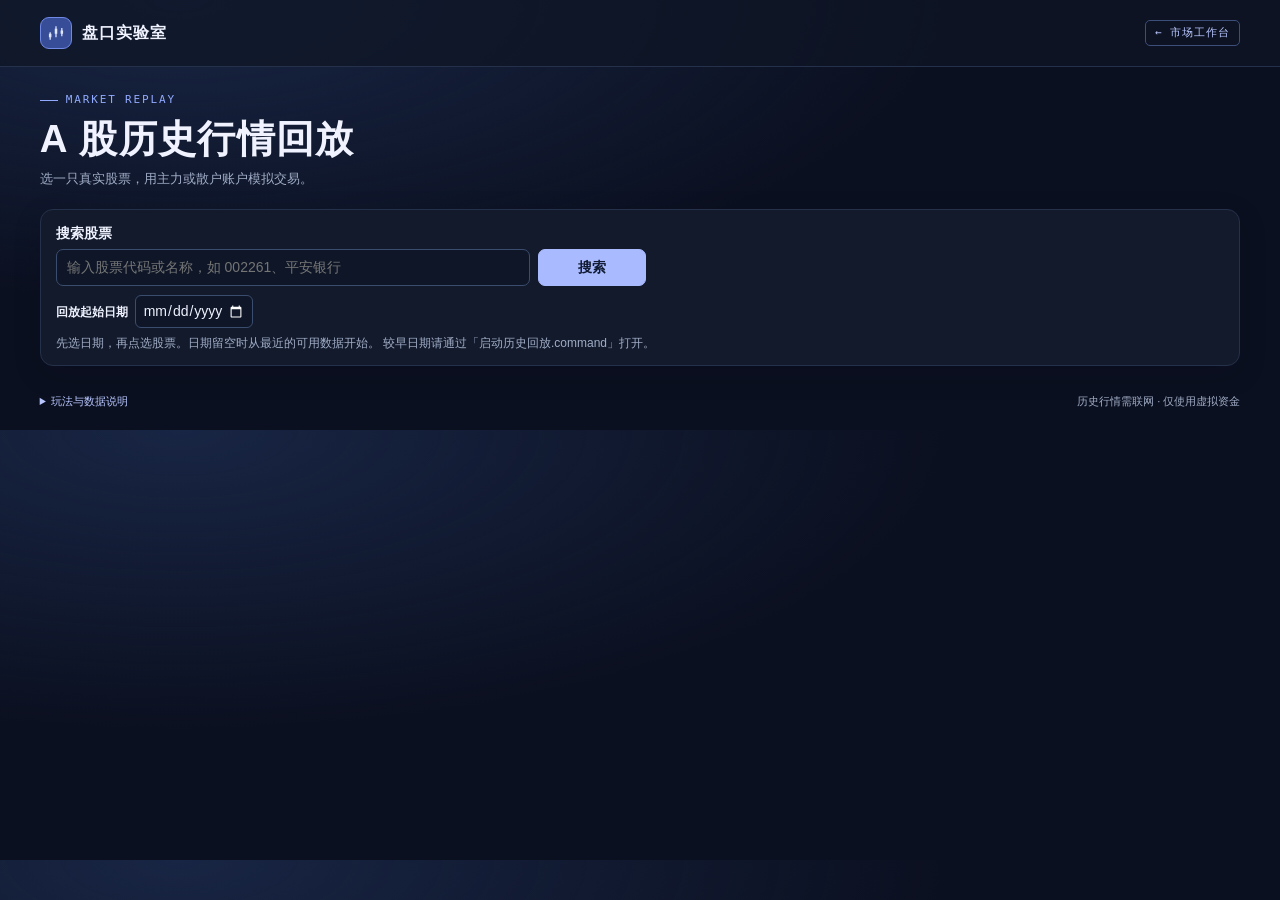
<file: replay/index.html>
<!doctype html>
<html lang="zh-CN">
<head>
<meta charset="utf-8">
<meta name="viewport" content="width=device-width,initial-scale=1">
<meta name="description" content="在同一个虚拟市场中体验主力和散户，观察资金、流动性与股价的关系。">
<title>盘口实验室 · 市场工作台</title>
<style>
:root{color-scheme:dark;--bg:#0b1020;--panel:#121a2c;--inset:#0e1627;--line:#25314a;--text:#f0f3ff;--muted:#a0adc6;--dim:#8495b4;--blue:#91aaff;--bright:#b8c7ff;--up:#ff7b91;--down:#58dbc0;--mono:ui-monospace,SFMono-Regular,Consolas,monospace;--sans:-apple-system,BlinkMacSystemFont,"PingFang SC","Microsoft YaHei",sans-serif}
*,*::before,*::after{box-sizing:border-box}
body{margin:0;background:radial-gradient(ellipse at 14% 0%,#182544 0,transparent 48rem),var(--bg);color:var(--text);font:14px/1.5 var(--sans)}
button,input,select{font:inherit}
button{cursor:pointer}
button:disabled{cursor:default;opacity:.48}
button:focus-visible,summary:focus-visible,input:focus-visible,canvas:focus-visible{outline:2px solid var(--bright);outline-offset:3px}
button,summary{touch-action:manipulation}
.shell{width:min(1480px,100%);margin:auto;padding:0 clamp(14px,3.1vw,48px)}
.top{border-bottom:1px solid var(--line);background:#0e1525b8}
.top .shell{height:66px;display:flex;align-items:center;justify-content:space-between;gap:12px}
.brand{display:flex;align-items:center;gap:10px;font-weight:750;letter-spacing:.075em;font-size:16px}
.mark{width:32px;height:32px;border:1px solid #7189e6;border-radius:9px;color:#e0e7ff;background:#384d97;display:grid;place-items:center}
.badge,.eyebrow,.section-id,.mono{font-family:var(--mono);font-variant-numeric:tabular-nums}
.badge{font-size:11px;letter-spacing:.09em;color:var(--bright);border:1px solid #3c4f7a;padding:4px 9px;border-radius:5px;white-space:nowrap}
.hero{padding:25px 0 21px;display:flex;align-items:flex-end;justify-content:space-between;gap:16px;flex-wrap:wrap}
.eyebrow{color:var(--blue);font-size:11px;letter-spacing:.17em;display:flex;align-items:center;gap:8px}
.eyebrow::before{content:"";height:1px;width:18px;background:currentColor}
h1,h2,p{margin:0}
h1{font-size:clamp(26px,3vw,40px);letter-spacing:.035em;line-height:1.2;margin:7px 0 7px}
.sub{color:var(--muted);font-size:13px}
.clockbox{display:flex;align-items:center;gap:14px}
.session{border-left:1px solid #405175;padding-left:12px;display:grid;gap:2px}
.session strong{font-size:20px;line-height:1.1}
.session small{color:var(--muted);font-size:11px}
.status{font-size:12px;color:var(--bright);display:flex;align-items:center;gap:6px;white-space:nowrap}
.status::before{content:"";width:7px;height:7px;border-radius:50%;background:#e6bc76}
.status.live::before{background:var(--down);box-shadow:0 0 9px #58dbc066}
.status.closed::before{background:var(--dim)}
.workspace{display:grid;grid-template-columns:minmax(0,1fr) minmax(294px,330px);gap:16px;align-items:start}
.workspace[hidden]{display:none}
.stock-search{margin-bottom:14px;padding:13px 15px}
.stock-search label{display:block;margin-bottom:5px;font-weight:650}
.search-form{display:flex;align-items:stretch;gap:8px;max-width:590px}
.search-form input{width:100%;min-width:0;background:var(--inset);border:1px solid #3b4d6f;border-radius:7px;padding:7px 10px;color:var(--text)}
.search-form button{white-space:nowrap}
.replay-date{display:flex;align-items:center;flex-wrap:wrap;gap:7px;margin-top:9px}
.replay-date label{font-size:12px;margin:0}
.replay-date input{color:var(--text);border:1px solid #3b4d6f;border-radius:6px;background:var(--inset);padding:4px 7px}
.replay-date .ghost{border-color:#344461}
.workbench-link{text-decoration:none}
.workbench-link:hover,.history-guide a:hover{color:var(--text)}
.history-guide{margin-top:8px;font-size:12px;color:var(--muted)}
.history-guide a{color:var(--bright)}
.history-guide p{margin:4px 0}
.history-guide p a+a{margin-left:12px}
.search-status{margin-top:6px;color:var(--muted);font-size:12px}
.search-results{display:flex;flex-wrap:wrap;gap:6px;margin-top:8px}
.search-results:empty{display:none}
.search-results button{border:1px solid var(--line);border-radius:6px;background:var(--inset);color:var(--text);padding:5px 8px}
.search-results button:hover{border-color:var(--blue)}
.search-results small{color:var(--muted);margin-left:6px}
.maincol,.sidecol{display:grid;gap:14px;min-width:0}
.card{background:var(--panel);border:1px solid var(--line);border-radius:13px;min-width:0;box-shadow:0 8px 28px #03071725}
.watchlist{display:grid;grid-template-columns:repeat(3,minmax(0,1fr));gap:7px;padding:12px 12px 0}
.watchlist button{min-width:0;display:grid;gap:3px;text-align:left;padding:7px 9px;border:1px solid var(--line);border-radius:7px;background:var(--inset);color:var(--text)}
.watchlist button:hover{border-color:#667eb8}
.watchlist button[aria-pressed=true]{border-color:#819bf8;background:#22335d}
.watchlist strong{font-size:13px}
.watchlist small{font-size:11px;color:var(--muted)}
.watchlist .mono{font-size:12px}
.market-top{display:flex;align-items:center;justify-content:space-between;gap:14px;flex-wrap:wrap;padding:17px 19px 12px}
.ticker{display:flex;align-items:center;flex-wrap:wrap;gap:4px 9px;margin-bottom:4px;font-weight:680}
.ticker .code{color:var(--muted);font-size:11px;font-weight:400}
#streak{color:var(--up)}
.price-row{display:flex;align-items:baseline;gap:10px;white-space:nowrap}
.last{font-weight:730;font-size:37px;line-height:1.2;letter-spacing:-.055em}
.change{font-size:13px}
.up{color:var(--up)}
.down{color:var(--down)}
.metrics{display:grid;grid-template-columns:repeat(4, minmax(57px,1fr));gap:6px 15px;margin:0}
.metrics div{display:grid;gap:3px}
dt{color:var(--muted);font-size:11px}
dd{margin:0;font:13px/1.45 var(--mono);font-variant-numeric:tabular-nums}
.chartbar,.replay,.cardhead{display:flex;align-items:center;justify-content:space-between;gap:9px;flex-wrap:wrap}
.chartbar{padding:9px 15px;border-top:1px solid var(--line)}
.chart-actions{display:flex;align-items:center;gap:6px}
.chart-actions .ghost{border-color:#344461}
.seg{display:inline-flex;align-items:center;gap:3px;padding:3px;background:#0b1324;border:1px solid #26334e;border-radius:7px}
.seg button,.ghost{border:1px solid transparent;border-radius:5px;background:transparent;color:var(--muted);padding:5px 9px;white-space:nowrap;font-size:12px}
.seg button:hover,.ghost:hover{color:var(--text);background:#1b2945}
.seg button[aria-pressed=true]{background:#283959;border-color:#394d75;color:#e1e9ff}
.legend{font-size:11px;color:var(--muted);display:flex;align-items:center;gap:10px}
.legend span{display:flex;align-items:center;gap:4px}
.legend i{height:6px;width:6px;border-radius:50%;background:currentColor}
.chart-frame{position:relative;margin:0 12px 6px;background:var(--inset);border:1px solid #202e48;border-radius:8px;overflow:hidden}
canvas{display:block;width:100%;height:clamp(275px,36vh,390px);touch-action:pan-y}
.chart-tip{position:absolute;top:10px;left:9px;pointer-events:none;font-size:11px;line-height:1.6;color:#eef3ff;background:#182540f0;border:1px solid #4a6089;border-radius:6px;padding:5px 8px;white-space:pre-line}
.chart-caption{min-height:23px;margin:0 16px 2px;color:var(--muted);font-size:11px}
.chart-context{margin:0 16px 9px;color:var(--muted);font-size:11px}
.replay{padding:11px 15px;border-top:1px solid var(--line);justify-content:flex-start}
.play{background:#a9baff;color:#101a32;border:1px solid #a9baff;font-weight:750;padding:7px 13px;border-radius:7px;min-width:108px}
.play:hover{background:#c7d3ff}
.replay .ghost{border-color:#344461}
#reset{margin-left:auto}
.progress{height:3px;margin:0 16px 11px;overflow:hidden;background:#24324c;border-radius:5px}
.progress span{display:block;height:100%;width:0;background:#8fa8ff}
.cardhead{padding:13px 15px}
.cardhead h2{font-size:14px;font-weight:700}
.section-id{font-size:10px;letter-spacing:.10em;color:var(--dim)}
.account,.order{padding:0 14px 13px}
.account .cardhead,.order .cardhead{padding-inline:0}
.role-switch{display:grid;grid-template-columns:1fr 1fr;gap:7px}
.role-switch button{border:1px solid #303f60;border-radius:8px;background:var(--inset);padding:8px 9px;color:var(--muted);text-align:left;display:grid;gap:2px}
.role-switch button:hover{border-color:#667eb8}
.role-switch button[aria-pressed=true]{border-color:#819bf8;background:#22335d;color:#e1e9ff}
.role-switch strong{font-size:13px}
.role-switch small{font-size:10px;white-space:nowrap}
.equity{padding:11px 0 9px;border-bottom:1px solid var(--line)}
.equity .caption{font-size:11px;color:var(--muted)}
.equity .mono{font-size:clamp(21px,2.25vw,29px);font-weight:650;letter-spacing:-.06em}
.equity .pnl{font-size:11px}
.acctgrid{margin:10px 0 0;display:grid;grid-template-columns:1fr 1fr;gap:7px 8px}
.acctgrid dd{font-size:12px;margin-top:2px}
.order label{display:block;color:var(--muted);font-size:11px;margin-bottom:5px}
.field{border:1px solid #3b4d6f;border-radius:7px;display:flex;align-items:center;padding:0 9px;background:var(--inset)}
.field input{background:transparent;border:0;color:var(--text);min-width:0;width:100%;padding:8px 0;font:16px var(--mono)}
.field span{font-size:12px;color:var(--muted);white-space:nowrap}
.quick{display:flex;gap:5px;margin:7px 0}
.quick button{flex:1;border:1px solid #334460;border-radius:5px;background:transparent;color:var(--muted);font-size:11px;padding:3px 2px;white-space:nowrap}
.quick button:hover{background:#253552;color:var(--text)}
.est{display:flex;justify-content:space-between;align-items:center;gap:8px;font-size:11px;color:var(--muted);margin:4px 0 9px}
.est output{color:var(--text)}
.actions{display:grid;grid-template-columns:1fr 1fr;gap:7px}
.actions button{border:1px solid;border-radius:7px;padding:8px 4px;font-weight:750}
.buy{background:#632c43;color:#ffdae1;border-color:#aa526d!important}
.sell{background:#1c514e;color:#d0fff3;border-color:#3b8980!important}
.buy:hover:not(:disabled){background:#833955}
.sell:hover:not(:disabled){background:#286a63}
.feedback{min-height:32px;margin-top:7px;color:var(--muted);font-size:11px;line-height:1.45}
.feedback[data-type=error]{color:#ffb4c1}
.feedback[data-type=ok]{color:#8cecd8}
.flow{font-size:11px;color:var(--muted);padding:8px 15px 10px;border-top:1px solid var(--line);line-height:1.55}
.flow b{color:var(--bright);font-weight:650}
.flow-track{height:4px;border-radius:4px;overflow:hidden;background:#317d76;margin-top:6px}
.flow-track span{display:block;height:100%;background:var(--up)}
.book{padding:9px 14px;border-top:1px solid var(--line);background:var(--inset);font-size:12px}
.book table{margin-top:5px;table-layout:fixed}
.book th,.book td{padding:4px 3px;text-align:right;font-size:10px}
.book :is(th,td):nth-child(3n+1){width:12%;text-align:left}
.book :is(th,td):nth-child(3n+2){width:14%}
.book :is(th,td):nth-child(3n){width:24%}
.book :is(th,td):nth-child(4){border-left:1px solid var(--line);padding-left:6px}
.book .bid-depth{background:linear-gradient(270deg,#ff7b9126 var(--depth),transparent var(--depth))}
.book .ask-depth{background:linear-gradient(270deg,#58dbc026 var(--depth),transparent var(--depth))}
.book-row{display:flex;align-items:baseline;justify-content:space-between;gap:6px;flex-wrap:wrap}
.book-meta{margin-top:5px;color:var(--muted);font-size:11px}
.auction{margin:0 0 10px;padding:8px 9px;background:var(--inset);border:1px solid var(--line);border-radius:7px}
.auction strong{font-size:12px}
.auction dl{display:grid;grid-template-columns:1fr 1fr;gap:6px;margin:7px 0 4px}
.auction p{color:var(--muted);font-size:11px}
.auction-entry{margin-top:8px}
.auction-entry .ghost{padding:2px 6px;border-color:#344461}
.auction-entry .field{margin-top:5px}
.quick[hidden],.est[hidden]{display:none}
.own-orders{margin-top:5px;color:var(--muted)}
.book-row[hidden]{display:none}
.own-orders .ghost{padding:2px 6px;border-color:#344461}
.fills .cardhead{border-bottom:1px solid var(--line)}
.ledger{overflow:auto;max-height:192px}
.sweep-note{color:var(--muted);font-size:11px;padding:0 15px 9px}
.sweep .cardhead{padding-bottom:7px}
.sweep .ledger{border-top:1px solid var(--line);position:relative}
.sweep th{position:sticky;top:0;background:var(--panel);z-index:1}
.sweep tr.selected{background:#233658}
.sweep .ghost{padding:3px 7px;border-color:#344461}
table{width:100%;text-align:left;border-collapse:collapse;white-space:nowrap}
th,td{padding:7px 11px;font-size:11px;border-bottom:1px solid #25314a88}
th{color:var(--muted);font-weight:500}
tbody tr:last-child td{border-bottom:0}
td.empty{text-align:center;padding:15px;color:var(--muted)}
footer{display:flex;align-items:flex-start;justify-content:space-between;gap:12px;color:var(--muted);padding:13px 0 20px;font-size:11px}
details{max-width:770px}
summary{cursor:pointer;color:var(--bright)}
details p{margin-top:5px}
footer>span{white-space:nowrap}
@media(max-width:900px){.workspace{grid-template-columns:minmax(0,1fr) 290px}.metrics{gap:4px 12px}}
@media(max-width:740px){.workspace{display:flex;flex-direction:column;gap:12px}.maincol,.sidecol{display:contents}.market,.account,.trading,.fills{width:100%}.market{order:0}.account{order:1}.trading{order:2}.sweep{order:3}.fills:not(.sweep){order:4}.acctgrid{grid-template-columns:repeat(4,1fr)}.hero{padding-top:18px}}
@media(max-width:400px){.market-top{padding-inline:12px}.metrics{width:100%;gap:4px}.chartbar,.replay{padding-inline:9px}.legend{gap:5px}.seg button{padding-inline:6px}.play{min-width:0;padding-inline:8px}.acctgrid{grid-template-columns:1fr 1fr}footer{flex-direction:column}.top .shell{height:55px}}
</style>
</head>
<body>
<header class="top"><div class="shell">
  <div class="brand"><span class="mark" aria-hidden="true"><svg width="20" height="20" viewBox="0 0 24 24" fill="none" stroke="currentColor" stroke-width="1.5"><path d="M5 11v9m7-16v13m7-11v10"/><path d="M3.5 13h3v4h-3zm7-6h3v6h-3zm7 2h3v4h-3z" fill="currentColor" stroke="none"/></svg></span> 盘口实验室</div>
  <a class="badge workbench-link" href="https://li-reserved.github.io/stock-trend-chart/">← 市场工作台</a>
</div></header>
<main class="shell">
  <div class="hero">
    <div><div class="eyebrow">MARKET REPLAY</div><h1>A 股历史行情回放</h1><p class="sub">选一只真实股票，用主力或散户账户模拟交易。</p></div>
    <div id="sessionClock" hidden><div class="clockbox"><span class="status" id="status"></span><div class="session"><small id="dayLabel"></small><strong class="mono" id="clock"></strong></div></div></div>
  </div>
  <section class="card stock-search" aria-label="搜索沪深主板股票">
    <form id="stockSearch"><label for="stockQuery">搜索股票</label><div class="search-form"><input id="stockQuery" type="search" placeholder="输入股票代码或名称，如 002261、平安银行" autocomplete="off" required><button class="play" type="submit">搜索</button></div></form>
    <div class="replay-date"><label for="replayStart">回放起始日期</label><input id="replayStart" type="date" min="1990-12-19"><button class="ghost" type="button" id="applyDate" hidden>从此日重开当前股</button></div>
    <p class="search-status" id="searchStatus" aria-live="polite">先选日期，再点选股票。日期留空时从最近的可用数据开始。</p>
    <div class="search-results" id="searchResults"></div>
    <details class="history-guide" id="historyGuide" hidden>
      <summary>回放更早的日期</summary>
      <p>在线可直接使用近期分时。更早日期请解压本机回放包，启动行情服务后进入本机页面。</p>
      <p><a href="./replay-local.zip" download>下载本机回放包</a><a id="localReplayLink" href="http://127.0.0.1:8731/">进入已启动的本机回放</a></p>
    </details>
  </section>
  <div class="workspace" id="workspace" hidden>
    <div class="maincol">
      <section class="card market" aria-label="虚拟行情">
        <div class="watchlist" id="symbol" role="group" aria-label="切换已加载股票"></div>
        <div class="market-top">
          <div><div class="ticker"><span id="stockName"></span><span class="code mono" id="stockCode"></span><span class="code mono" id="quoteStage" hidden>竞价参考</span><span class="code mono up" id="streak" hidden></span></div><div class="price-row"><strong class="last mono" id="price"></strong><span class="change mono" id="change"></span></div></div>
          <dl class="metrics">
            <div><dt>今开</dt><dd id="open"></dd></div><div><dt>最高</dt><dd id="high"></dd></div><div><dt>最低</dt><dd id="low"></dd></div><div><dt>日内振幅</dt><dd id="amplitude"></dd></div>
            <div><dt>成交量</dt><dd id="volume"></dd></div><div><dt>总市值</dt><dd id="marketCap"></dd></div><div><dt>流通市值</dt><dd id="floatCap"></dd></div>
          </dl>
        </div>
        <div class="chartbar">
          <div class="seg" id="view" role="group" aria-label="行情图表">
            <button data-view="line" aria-pressed="true">分时</button><button data-view="five" aria-pressed="false">5 分 K</button><button data-view="daily" aria-pressed="false">日 K</button>
          </div>
          <div class="chart-actions">
            <button class="ghost" id="auctionFocus" aria-pressed="false" hidden>展开竞价</button>
            <div class="legend" aria-label="中国股市红涨绿跌"><span><i class="up"></i>红涨</span><span><i class="down"></i>绿跌</span></div>
          </div>
        </div>
        <div class="chart-frame"><canvas id="chart" aria-label="分时走势图，点击或移动指针可查看行情；使用方向键查看数据点" tabindex="0"></canvas><div class="chart-tip mono" id="chartTip" hidden></div></div>
        <p class="chart-caption" id="chartCaption"></p>
        <p class="chart-context mono" id="chartContext"></p>
        <div class="flow" id="continuousFlow">
          <div class="book-row"><b id="sentiment"></b><span id="marketFlow" class="mono"></span></div>
          <div class="flow-track" aria-hidden="true"><span id="flowBar"></span></div>
        </div>
        <div class="replay">
          <button class="play" id="play">开始</button>
          <div class="seg" id="speed" role="group" aria-label="播放倍速"><button data-speed="1" aria-pressed="false">1×</button><button data-speed="4" aria-pressed="true">4×</button><button data-speed="10" aria-pressed="false">10×</button><button data-speed="30" aria-pressed="false">30×</button></div>
          <button class="ghost" id="reset">↺ 重开</button>
        </div>
        <div class="progress" aria-hidden="true"><span id="progress"></span></div>
      </section>
      <section class="card fills sweep" id="sweep" hidden>
        <div class="cardhead"><h2>逐档成交</h2><div><button class="ghost" id="prevLevel">上一档</button> <button class="ghost" id="nextLevel">下一档</button></div></div>
        <p class="sweep-note" id="sweepNote"></p>
        <div class="ledger" id="sweepLedger"><table><thead><tr><th>顺序</th><th>成交价</th><th>原挂单（股）</th><th>成交（股）</th><th>剩余（股）</th></tr></thead><tbody id="sweepRows"></tbody></table></div>
      </section>
      <section class="card fills">
        <div class="cardhead"><h2>成交记录</h2><span class="section-id" id="fillsSymbol"></span></div>
        <div class="ledger"><table><thead><tr><th>时间</th><th>角色</th><th>方向</th><th>股数</th><th>成交均价</th><th>价格变化</th></tr></thead><tbody id="fills"></tbody></table></div>
      </section>
    </div>
    <div class="sidecol">
      <section class="card account">
        <div class="cardhead"><h2>我的账户</h2><span class="section-id">01 / ROLE</span></div>
        <div class="role-switch" id="role" role="group" aria-label="切换交易身份">
          <button data-role="maker" aria-pressed="true"><strong>主力</strong><small>初始现金 ¥2 亿</small></button>
          <button data-role="retail" aria-pressed="false"><strong>散户</strong><small>初始现金 ¥10 万</small></button>
        </div>
        <div class="equity"><div class="caption">账户总资产</div><div class="mono" id="equity"></div><div class="pnl" id="pnl"></div></div>
        <dl class="acctgrid"><div><dt>可用资金</dt><dd id="cash"></dd></div><div><dt>当前股票持仓</dt><dd id="shares"></dd></div><div><dt id="sellableLabel">今日可卖</dt><dd id="sellable"></dd></div><div><dt>持仓均价</dt><dd id="basis"></dd></div></dl>
      </section>
      <section class="card trading">
        <div class="order">
          <div class="cardhead"><h2>交易委托</h2><span class="section-id" id="orderSymbol"></span></div>
          <div class="auction" id="auctionPanel" hidden>
            <strong id="auctionTitle"></strong>
            <dl><div><dt id="auctionPriceLabel">参考开盘价</dt><dd id="auctionMark"></dd></div><div><dt id="auctionVolumeLabel">预计成交</dt><dd id="auctionVolume"></dd></div></dl>
            <p id="auctionNote"></p>
            <div class="auction-entry" id="auctionEntry">
              <div class="book-row"><label for="auctionPrice">委托限价</label><div><button class="ghost" id="bidAtLimit">涨停价</button> <button class="ghost" id="askAtLimit">跌停价</button></div></div>
              <div class="field"><input id="auctionPrice" type="number" min="0.01" step="0.01" inputmode="decimal"><span>元</span></div>
            </div>
          </div>
          <label for="qty">委托数量（100 股一手）</label>
          <div class="field"><input id="qty" type="number" min="100" step="100" inputmode="numeric" value="10000"><span>股</span></div>
          <div class="quick" id="quick"><button data-size=".25">买 ¼ 仓</button><button data-size=".5">买 ½ 仓</button><button data-size="1">最大可买</button><button data-size="sell">全部可卖</button><button data-size="limit-up" id="limitSize" title="按当前盘口试算，暂停行情并填入股数">涨停试算</button></div>
          <div class="est" id="estimateRow"><span>预计成交均价</span><output class="mono" id="estimate" for="qty"></output></div>
          <div class="actions"><button class="buy" id="buy">↗ 市价买入</button><button class="sell" id="sell">↘ 市价卖出</button></div>
          <p class="feedback" id="feedback" aria-live="polite"></p>
        </div>
        <div class="book">
          <div id="continuousBook">
          <div class="book-row"><strong>五档盘口</strong><span class="section-id" id="spread"></span></div>
          <table aria-label="买卖五档实时挂单"><thead><tr><th scope="col" class="up">买档</th><th scope="col">价格</th><th scope="col">股数</th><th scope="col" class="down">卖档</th><th scope="col">价格</th><th scope="col">股数</th></tr></thead><tbody id="bookRows"></tbody></table>
          <div class="book-row book-meta" id="limitInfo" hidden><strong id="bookSide"></strong><span class="mono" id="bookSize"></span></div>
          </div>
          <div class="book-row own-orders" id="ownOrders" hidden><span id="ownSize"></span><button class="ghost" id="cancel">撤销我的挂单</button></div>
        </div>
      </section>
    </div>
  </div>
  <footer>
    <details><summary>玩法与数据说明</summary><p>沪深主板，100 股一手、T+1、模拟昨收上下最多 10% 和 0.03% 游戏手续费。近期分钟价和未复权日 K 来自腾讯财经，较早的分钟价来自通达信。较早日期的开盘竞价量单独模拟，09:31 的历史量保留原始统计。五档和集合竞价为模拟。游戏下单只影响模拟盘口。09:15 开始竞价，09:20 起不能撤单，09:25 统一撮合，余单转入 09:30 连续竞价。有下一历史交易日时可登记隔夜单。</p></details>
    <span>历史行情需联网 · 仅使用虚拟资金</span>
  </footer>
</main>
<script id="stockCatalog" type="application/json">[["sh600000","浦发银行"],["sh600004","白云机场"],["sh600006","东风股份"],["sh600007","中国国贸"],["sh600008","首创环保"],["sh600009","上海机场"],["sh600010","包钢股份"],["sh600011","华能国际"],["sh600012","皖通高速"],["sh600015","华夏银行"],["sh600016","民生银行"],["sh600017","日照港"],["sh600018","上港集团"],["sh600019","宝钢股份"],["sh600020","中原高速"],["sh600021","上海电力"],["sh600022","山东钢铁"],["sh600023","浙能电力"],["sh600025","华能水电"],["sh600026","中远海能"],["sh600027","华电国际"],["sh600028","中国石化"],["sh600029","南方航空"],["sh600030","中信证券"],["sh600031","三一重工"],["sh600032","浙江新能"],["sh600033","福建高速"],["sh600035","楚天高速"],["sh600036","招商银行"],["sh600037","歌华有线"],["sh600038","中直股份"],["sh600039","四川路桥"],["sh600048","保利发展"],["sh600050","中国联通"],["sh600051","宁波联合"],["sh600052","东望时代"],["sh600053","*ST九鼎"],["sh600054","黄山旅游"],["sh600055","万东医疗"],["sh600056","中国医药"],["sh600057","厦门象屿"],["sh600058","五矿发展"],["sh600059","古越龙山"],["sh600060","海信视像"],["sh600061","国投资本"],["sh600062","华润双鹤"],["sh600063","皖维高新"],["sh600064","南京高科"],["sh600066","宇通客车"],["sh600067","冠城新材"],["sh600071","凤凰光学"],["sh600072","中船科技"],["sh600073","光明肉业"],["sh600075","新疆天业"],["sh600076","康欣新材"],["sh600078","澄星股份"],["sh600079","ST人福"],["sh600080","ST金花"],["sh600081","东风科技"],["sh600082","ST海泰 "],["sh600084","*ST尼雅"],["sh600085","同仁堂"],["sh600088","中视传媒"],["sh600089","特变电工"],["sh600094","大名城"],["sh600095","湘财股份"],["sh600096","云天化"],["sh600097","开创国际"],["sh600098","广州发展"],["sh600099","林海股份"],["sh600100","同方股份"],["sh600101","明星电力"],["sh600103","青山纸业"],["sh600104","上汽集团"],["sh600105","永鼎股份"],["sh600106","重庆路桥"],["sh600107","*ST尔雅"],["sh600108","亚盛集团"],["sh600109","国金证券"],["sh600110","诺德股份"],["sh600111","北方稀土"],["sh600113","浙江东日"],["sh600114","东睦股份"],["sh600115","中国东航"],["sh600116","三峡水利"],["sh600117","西宁特钢"],["sh600118","中国卫星"],["sh600119","*ST长投"],["sh600120","浙江东方"],["sh600121","郑州煤电"],["sh600123","兰花科创"],["sh600125","铁龙物流"],["sh600126","杭钢股份"],["sh600127","金健米业"],["sh600128","苏豪弘业"],["sh600129","太极集团"],["sh600130","波导股份"],["sh600131","国网信通"],["sh600132","重庆啤酒"],["sh600133","东湖高新"],["sh600135","乐凯胶片"],["sh600136","ST明诚"],["sh600137","浪莎股份"],["sh600138","中青旅"],["sh600141","兴发集团"],["sh600143","金发科技"],["sh600148","长春一东"],["sh600149","廊坊发展"],["sh600150","中国船舶"],["sh600151","航天机电"],["sh600152","维科技术"],["sh600153","建发股份"],["sh600155","华创云信"],["sh600156","华升股份"],["sh600157","永泰能源"],["sh600158","中体产业"],["sh600159","大龙地产"],["sh600160","巨化股份"],["sh600161","天坛生物"],["sh600162","香江控股"],["sh600163","中闽能源"],["sh600165","宁科生物"],["sh600166","福田汽车"],["sh600167","联美控股"],["sh600168","武汉控股"],["sh600169","ST太重"],["sh600170","上海建工"],["sh600171","上海贝岭"],["sh600172","黄河旋风"],["sh600173","卧龙新能"],["sh600176","中国巨石"],["sh600177","雅戈尔"],["sh600178","东安动力"],["sh600179","安通控股"],["sh600180","*ST瑞茂"],["sh600182","S佳通"],["sh600183","生益科技"],["sh600184","光电股份"],["sh600185","珠免集团"],["sh600186","莲花控股"],["sh600187","*ST国中"],["sh600188","兖矿能源"],["sh600189","泉阳泉"],["sh600191","华资实业"],["sh600192","长城电工"],["sh600193","退市创兴"],["sh600195","中牧股份"],["sh600196","复星医药"],["sh600197","伊力特"],["sh600198","大唐电信"],["sh600199","金种子酒"],["sh600200","退市苏吴"],["sh600201","生物股份"],["sh600202","哈空调"],["sh600203","福日电子"],["sh600206","有研新材"],["sh600207","安彩高科"],["sh600208","衢州发展"],["sh600210","紫江企业"],["sh600211","西藏药业"],["sh600212","绿能慧充"],["sh600215","派斯林"],["sh600216","浙江医药"],["sh600217","中再资环"],["sh600218","全柴动力"],["sh600219","南山铝业"],["sh600221","海航控股"],["sh600222","太龙药业"],["sh600223","福瑞达"],["sh600226","亨通股份"],["sh600227","赤天化"],["sh600228","返利科技"],["sh600229","城市传媒"],["sh600230","沧州大化"],["sh600231","凌钢股份"],["sh600232","金鹰股份"],["sh600233","圆通速递"],["sh600234","科新发展"],["sh600235","民丰特纸"],["sh600236","桂冠电力"],["sh600237","铜峰电子"],["sh600238","ST椰岛"],["sh600239","ST云城"],["sh600241","时代万恒"],["sh600243","*ST海华"],["sh600246","万通发展"],["sh600248","陕建股份"],["sh600249","两面针"],["sh600250","南京商旅"],["sh600251","新疆冠农"],["sh600252","中恒集团"],["sh600255","鑫科材料"],["sh600256","广汇能源"],["sh600257","大湖股份"],["sh600258","首旅酒店"],["sh600259","中稀有色"],["sh600261","阳光照明"],["sh600262","北方股份"],["sh600265","*ST景谷"],["sh600266","城建发展"],["sh600267","海正药业"],["sh600268","国电南自"],["sh600269","赣粤高速"],["sh600271","航天信息"],["sh600272","开开实业"],["sh600273","嘉化能源"],["sh600276","恒瑞医药"],["sh600278","东方创业"],["sh600279","重庆港"],["sh600280","中央商场"],["sh600281","华阳新材"],["sh600282","南钢股份"],["sh600283","钱江水利"],["sh600284","浦东建设"],["sh600285","羚锐制药"],["sh600287","苏豪时尚"],["sh600288","大恒科技"],["sh600289","ST信通"],["sh600292","电投水电"],["sh600293","三峡新材"],["sh600295","鄂尔多斯"],["sh600298","安琪酵母"],["sh600299","安迪苏"],["sh600300","维维股份"],["sh600301","华锡有色"],["sh600302","ST标准"],["sh600303","曙光股份"],["sh600305","恒顺醋业"],["sh600307","酒钢宏兴"],["sh600308","华泰股份"],["sh600309","万华化学"],["sh600310","广西能源"],["sh600312","平高电气"],["sh600313","农发种业"],["sh600315","上海家化"],["sh600316","洪都航空"],["sh600318","新力金融"],["sh600319","亚星化学"],["sh600320","振华重工"],["sh600322","津投城开"],["sh600323","瀚蓝环境"],["sh600325","华发股份"],["sh600326","西藏天路"],["sh600327","大东方"],["sh600328","中盐化工"],["sh600329","达仁堂"],["sh600330","天通股份"],["sh600331","宏达股份"],["sh600332","白云山"],["sh600333","长春燃气"],["sh600335","国机汽车"],["sh600336","澳柯玛"],["sh600337","ST美克"],["sh600338","西藏珠峰"],["sh600339","中油工程"],["sh600340","*ST华幸"],["sh600343","航天动力"],["sh600345","长江通信"],["sh600346","恒力石化"],["sh600348","华阳股份"],["sh600350","山东高速"],["sh600351","亚宝药业"],["sh600352","浙江龙盛"],["sh600353","旭光电子"],["sh600354","敦煌种业"],["sh600355","*ST精伦"],["sh600356","恒丰纸业"],["sh600358","国旅联合"],["sh600359","新农开发"],["sh600360","华微电子"],["sh600361","创新新材"],["sh600362","江西铜业"],["sh600363","ST联光"],["sh600365","ST通葡"],["sh600366","宁波韵升"],["sh600367","红星发展"],["sh600368","五洲交通"],["sh600369","西南证券"],["sh600370","*ST三房"],["sh600371","万向德农"],["sh600372","中航机载"],["sh600373","中文传媒"],["sh600375","汉马科技"],["sh600376","首开股份"],["sh600377","宁沪高速"],["sh600378","昊华科技"],["sh600379","宝光股份"],["sh600380","健康元"],["sh600381","*ST春天"],["sh600382","广东明珠"],["sh600383","金地集团"],["sh600386","北巴传媒"],["sh600388","紫金龙净"],["sh600389","江山股份"],["sh600390","五矿资本"],["sh600391","航发科技"],["sh600392","盛和资源"],["sh600395","盘江股份"],["sh600396","华电辽能"],["sh600397","江钨装备"],["sh600398","海澜之家"],["sh600399","抚顺特钢"],["sh600400","红豆股份"],["sh600403","大有能源"],["sh600405","动力源"],["sh600406","国电南瑞"],["sh600408","安泰集团"],["sh600409","三友化工"],["sh600410","华胜天成"],["sh600415","小商品城"],["sh600416","湘电股份"],["sh600418","江淮汽车"],["sh600419","天润乳业"],["sh600420","国药现代"],["sh600421","退市华嵘"],["sh600422","昆药集团"],["sh600423","*ST柳化"],["sh600425","青松建化"],["sh600426","华鲁恒升"],["sh600428","中远海特"],["sh600429","三元股份"],["sh600433","冠豪高新"],["sh600435","北方导航"],["sh600436","片仔癀"],["sh600438","通威股份"],["sh600439","ST瑞贝卡"],["sh600444","国机通用"],["sh600446","金证股份"],["sh600448","华纺股份"],["sh600449","宁夏建材"],["sh600452","涪陵电力"],["sh600455","博通股份"],["sh600456","宝钛股份"],["sh600458","时代新材"],["sh600459","贵研铂业"],["sh600460","士兰微"],["sh600461","洪城环境"],["sh600463","空港股份"],["sh600467","好当家"],["sh600468","百利电气"],["sh600469","风神股份"],["sh600470","六国化工"],["sh600475","华光环能"],["sh600476","*ST湘邮"],["sh600477","杭萧钢构"],["sh600478","科力远"],["sh600479","千金药业"],["sh600480","凌云股份"],["sh600481","双良节能"],["sh600482","中国动力"],["sh600483","福能股份"],["sh600486","扬农化工"],["sh600487","亨通光电"],["sh600488","津药药业"],["sh600489","中金黄金"],["sh600490","鹏欣资源"],["sh600491","ST龙元"],["sh600493","凤竹纺织"],["sh600495","晋西车轴"],["sh600496","精工钢构"],["sh600497","驰宏锌锗"],["sh600498","烽火通信"],["sh600499","科达制造"],["sh600500","中化国际"],["sh600501","航天晨光"],["sh600502","安徽建工"],["sh600503","华丽家族"],["sh600505","西昌电力"],["sh600506","统一股份"],["sh600507","方大特钢"],["sh600508","上海能源"],["sh600509","天富能源"],["sh600510","黑牡丹"],["sh600511","国药股份"],["sh600512","腾达建设"],["sh600513","联环药业"],["sh600515","海南机场"],["sh600516","方大炭素"],["sh600517","国网英大"],["sh600518","康美药业"],["sh600519","贵州茅台"],["sh600520","三佳科技"],["sh600521","华海药业"],["sh600522","中天科技"],["sh600523","贵航股份"],["sh600525","长园集团"],["sh600526","菲达环保"],["sh600527","江南高纤"],["sh600528","中铁工业"],["sh600529","山东药玻"],["sh600530","ST交昂"],["sh600531","豫光金铅"],["sh600533","栖霞建设"],["sh600535","天士力"],["sh600536","中国软件"],["sh600537","*ST亿晶"],["sh600538","国发股份"],["sh600539","狮头股份"],["sh600540","新赛股份"],["sh600543","*ST莫高"],["sh600545","卓郎智能"],["sh600546","山煤国际"],["sh600547","山东黄金"],["sh600548","深高速"],["sh600549","厦门钨业"],["sh600550","保变电气"],["sh600551","时代出版"],["sh600552","凯盛科技"],["sh600556","天下秀"],["sh600557","康缘药业"],["sh600558","大西洋"],["sh600559","老白干酒"],["sh600560","金自天正"],["sh600561","江西长运"],["sh600562","国睿科技"],["sh600563","法拉电子"],["sh600566","济川药业"],["sh600567","山鹰国际"],["sh600568","ST中珠"],["sh600569","安阳钢铁"],["sh600570","恒生电子"],["sh600571","信雅达"],["sh600572","康恩贝"],["sh600573","惠泉啤酒"],["sh600575","淮河能源"],["sh600576","祥源文旅"],["sh600577","精达股份"],["sh600578","京能电力"],["sh600579","中化装备"],["sh600580","卧龙电驱"],["sh600581","*ST八钢"],["sh600582","天地科技"],["sh600583","海油工程"],["sh600584","长电科技"],["sh600585","海螺水泥"],["sh600586","金晶科技"],["sh600587","新华医疗"],["sh600588","用友网络"],["sh600589","大位科技"],["sh600590","泰豪科技"],["sh600592","龙溪股份"],["sh600593","大连圣亚"],["sh600594","益佰制药"],["sh600595","中孚实业"],["sh600596","新安股份"],["sh600597","光明乳业"],["sh600598","北大荒"],["sh600599","退市熊猫"],["sh600600","青岛啤酒"],["sh600601","方正科技"],["sh600602","云赛智联"],["sh600603","广汇物流"],["sh600604","市北高新"],["sh600605","汇通能源"],["sh600606","绿地控股"],["sh600608","退市沪科"],["sh600609","金杯汽车"],["sh600610","中毅达"],["sh600611","大众交通"],["sh600612","老凤祥"],["sh600613","神奇制药"],["sh600615","鑫源智造"],["sh600616","金枫酒业"],["sh600617","国新能源"],["sh600618","氯碱化工"],["sh600619","海立股份"],["sh600620","天宸股份"],["sh600621","华鑫股份"],["sh600622","光大嘉宝"],["sh600623","华谊集团"],["sh600624","ST复华"],["sh600626","申达股份"],["sh600628","新世界"],["sh600629","华建集团"],["sh600630","龙头股份"],["sh600633","浙数文化"],["sh600635","大众公用"],["sh600636","退市国化"],["sh600637","东方明珠"],["sh600638","新黄浦"],["sh600639","浦东金桥"],["sh600640","国脉文化"],["sh600641","先导基电"],["sh600642","申能股份"],["sh600643","爱建集团"],["sh600644","乐山电力"],["sh600645","中源协和"],["sh600648","外高桥"],["sh600649","城投控股"],["sh600650","锦江在线"],["sh600651","飞乐音响"],["sh600653","申华控股"],["sh600654","中安科"],["sh600655","豫园股份"],["sh600657","信达地产"],["sh600658","电子城"],["sh600660","福耀玻璃"],["sh600661","昂立教育"],["sh600662","外服控股"],["sh600663","陆家嘴"],["sh600664","哈药股份"],["sh600665","天地源"],["sh600666","奥瑞德"],["sh600667","太极实业"],["sh600668","尖峰集团"],["sh600671","天目药业"],["sh600673","东阳光"],["sh600674","川投能源"],["sh600675","中华企业"],["sh600676","久事动娱"],["sh600678","ST金顶"],["sh600679","上海凤凰"],["sh600681","百川能源"],["sh600682","南京新百"],["sh600683","京投发展"],["sh600684","珠江股份"],["sh600685","中船防务"],["sh600686","金龙汽车"],["sh600688","上海石化"],["sh600689","上海三毛"],["sh600690","海尔智家"],["sh600691","潞化科技"],["sh600692","亚通股份"],["sh600693","东百集团"],["sh600694","大商股份"],["sh600696","退市岩石"],["sh600697","欧亚集团"],["sh600698","湖南天雁"],["sh600699","均胜电子"],["sh600702","舍得酒业"],["sh600703","三安光电"],["sh600704","物产中大"],["sh600706","曲江文旅"],["sh600707","彩虹股份"],["sh600708","光明地产"],["sh600710","苏美达"],["sh600711","盛屯矿业"],["sh600712","南宁百货"],["sh600713","南京医药"],["sh600714","金瑞矿业"],["sh600715","文投控股"],["sh600716","凤凰股份"],["sh600717","天津港"],["sh600718","东软集团"],["sh600719","大连热电"],["sh600720","中交设计"],["sh600721","百花医药"],["sh600722","金牛化工"],["sh600724","宁波富达"],["sh600725","云维股份"],["sh600726","华电能源"],["sh600727","鲁北化工"],["sh600728","佳都科技"],["sh600729","重百集团"],["sh600730","*ST高科"],["sh600731","湖南海利"],["sh600732","爱旭股份"],["sh600733","北汽蓝谷"],["sh600734","*ST实达"],["sh600735","ST新华锦"],["sh600736","苏州高新"],["sh600737","中粮糖业"],["sh600738","丽尚国潮"],["sh600739","辽宁成大"],["sh600740","山西焦化"],["sh600741","华域汽车"],["sh600742","富维股份"],["sh600743","华远控股"],["sh600744","华银电力"],["sh600745","*ST闻泰"],["sh600746","江苏索普"],["sh600748","上实发展"],["sh600749","西藏旅游"],["sh600750","华润江中"],["sh600751","海航科技"],["sh600753","ST海钦"],["sh600754","锦江酒店"],["sh600755","厦门国贸"],["sh600756","浪潮软件"],["sh600757","长江传媒"],["sh600758","辽宁能源"],["sh600759","ST洲际"],["sh600760","中航沈飞"],["sh600761","安徽合力"],["sh600763","通策医疗"],["sh600764","中国海防"],["sh600765","中航重机"],["sh600768","富邦新材"],["sh600769","祥龙电业"],["sh600770","综艺股份"],["sh600771","广誉远"],["sh600773","西藏城投"],["sh600774","汉商集团"],["sh600775","南京熊猫"],["sh600776","东方通信"],["sh600777","新潮能源"],["sh600778","友好集团"],["sh600779","水井坊"],["sh600780","通宝能源"],["sh600782","新钢股份"],["sh600783","鲁信创投"],["sh600784","鲁银投资"],["sh600785","新华百货"],["sh600787","中储股份"],["sh600789","鲁抗医药"],["sh600790","轻纺城"],["sh600791","京能置业"],["sh600792","云煤能源"],["sh600793","宜宾纸业"],["sh600794","保税科技"],["sh600795","国电电力"],["sh600796","钱江生化"],["sh600797","浙大网新"],["sh600798","宁波海运"],["sh600800","渤海化学"],["sh600801","华新建材"],["sh600802","福建水泥"],["sh600803","新奥股份"],["sh600805","悦达投资"],["sh600807","济高发展"],["sh600808","马钢股份"],["sh600809","山西汾酒"],["sh600810","神马股份"],["sh600812","华北制药"],["sh600814","杭州解百"],["sh600815","厦工股份"],["sh600816","建元信托"],["sh600817","宇通重工"],["sh600818","ST中路"],["sh600819","耀皮玻璃"],["sh600820","隧道股份"],["sh600821","金开新能"],["sh600822","上海物贸"],["sh600824","益民集团"],["sh600825","新华传媒"],["sh600826","兰生股份"],["sh600827","百联股份"],["sh600828","茂业商业"],["sh600829","人民同泰"],["sh600830","香溢融通"],["sh600831","广电网络"],["sh600833","第一医药"],["sh600834","申通地铁"],["sh600835","上海机电"],["sh600838","上海九百"],["sh600839","四川长虹"],["sh600841","动力新科"],["sh600843","上工申贝"],["sh600844","金煤科技"],["sh600845","宝信软件"],["sh600846","同济科技"],["sh600847","万里股份"],["sh600848","上海临港"],["sh600850","电科数字"],["sh600851","海欣股份"],["sh600853","龙建股份"],["sh600854","春兰股份"],["sh600855","航天长峰"],["sh600857","宁波中百"],["sh600858","银座股份"],["sh600859","王府井"],["sh600860","京城股份"],["sh600861","北京人力"],["sh600862","中航高科"],["sh600863","华能蒙电"],["sh600864","哈投股份"],["sh600865","百大集团"],["sh600866","星湖科技"],["sh600867","通化东宝"],["sh600868","梅雁吉祥"],["sh600869","远东股份"],["sh600871","石化油服"],["sh600872","中炬高新"],["sh600873","梅花生物"],["sh600874","创业环保"],["sh600875","东方电气"],["sh600876","凯盛新能"],["sh600877","电科芯片"],["sh600879","航天电子"],["sh600880","博瑞传播"],["sh600881","亚泰集团"],["sh600882","妙可蓝多"],["sh600883","博闻科技"],["sh600884","杉杉股份"],["sh600885","宏发股份"],["sh600886","国投电力"],["sh600887","伊利股份"],["sh600888","新疆众和"],["sh600889","*ST京化"],["sh600892","大晟文化"],["sh600893","航发动力"],["sh600894","广日股份"],["sh600895","张江高科"],["sh600897","厦门空港"],["sh600900","长江电力"],["sh600901","江苏金租"],["sh600903","贵州燃气"],["sh600905","三峡能源"],["sh600906","财达证券"],["sh600908","无锡银行"],["sh600909","华安证券"],["sh600916","中国黄金"],["sh600917","重庆燃气"],["sh600918","中泰证券"],["sh600919","江苏银行"],["sh600925","苏能股份"],["sh600926","杭州银行"],["sh600927","永安期货"],["sh600928","西安银行"],["sh600929","雪天盐业"],["sh600930","华电新能"],["sh600933","爱柯迪"],["sh600935","华塑股份"],["sh600936","北投科技"],["sh600938","中国海油"],["sh600939","重庆建工"],["sh600941","中国移动"],["sh600955","维远股份"],["sh600956","新天绿能"],["sh600958","东方证券"],["sh600959","江苏有线"],["sh600960","渤海汽车"],["sh600961","株冶集团"],["sh600962","国投中鲁"],["sh600963","岳阳林纸"],["sh600965","*ST福成"],["sh600966","博汇纸业"],["sh600967","内蒙一机"],["sh600968","海油发展"],["sh600969","郴电国际"],["sh600970","中材国际"],["sh600971","恒源煤电"],["sh600973","宝胜股份"],["sh600975","新五丰"],["sh600976","健民集团"],["sh600977","中国电影"],["sh600979","广安爱众"],["sh600980","北矿科技"],["sh600981","苏豪汇鸿"],["sh600982","宁波能源"],["sh600983","惠而浦"],["sh600984","建设机械"],["sh600985","淮北矿业"],["sh600986","浙文互联"],["sh600987","航民股份"],["sh600988","赤峰黄金"],["sh600989","宝丰能源"],["sh600990","四创电子"],["sh600992","贵绳股份"],["sh600993","马应龙"],["sh600995","南网储能"],["sh600996","贵广网络"],["sh600997","开滦股份"],["sh600998","九州通"],["sh600999","招商证券"],["sh601000","唐山港"],["sh601001","晋控煤业"],["sh601002","晋亿实业"],["sh601003","柳钢股份"],["sh601005","重庆钢铁"],["sh601006","大秦铁路"],["sh601007","金陵饭店"],["sh601008","连云港"],["sh601009","南京银行"],["sh601010","ST文峰"],["sh601011","宝泰隆"],["sh601012","隆基绿能"],["sh601015","陕西黑猫"],["sh601016","节能风电"],["sh601018","宁波港"],["sh601019","山东出版"],["sh601020","华钰矿业"],["sh601021","春秋航空"],["sh601022","宁波远洋"],["sh601026","道生天合"],["sh601033","永兴股份"],["sh601038","一拖股份"],["sh601058","赛轮轮胎"],["sh601061","中信金属"],["sh601065","江盐集团"],["sh601066","中信建投"],["sh601068","中铝国际"],["sh601069","西部黄金"],["sh601077","渝农商行"],["sh601083","锦江航运"],["sh601086","国芳集团"],["sh601088","中国神华"],["sh601089","福元医药"],["sh601091","沈鼓集团"],["sh601096","宏盛华源"],["sh601098","中南传媒"],["sh601099","太平洋"],["sh601100","恒立液压"],["sh601101","昊华能源"],["sh601106","中国一重"],["sh601107","四川成渝"],["sh601108","财通证券"],["sh601111","中国国航"],["sh601112","振石股份"],["sh601113","华鼎股份"],["sh601116","三江购物"],["sh601117","中国化学"],["sh601118","海南橡胶"],["sh601121","宝地矿业"],["sh601123","马矿股份"],["sh601126","四方股份"],["sh601127","赛力斯"],["sh601128","常熟银行"],["sh601133","柏诚股份"],["sh601136","首创证券"],["sh601137","博威合金"],["sh601138","工业富联"],["sh601139","深圳燃气"],["sh601155","新城控股"],["sh601156","东航物流"],["sh601158","重庆水务"],["sh601162","天风证券"],["sh601163","三角轮胎"],["sh601166","兴业银行"],["sh601168","西部矿业"],["sh601169","北京银行"],["sh601177","杭齿前进"],["sh601179","中国西电"],["sh601186","中国铁建"],["sh601187","厦门银行"],["sh601188","龙江交通"],["sh601198","东兴证券"],["sh601199","江南水务"],["sh601200","上海环境"],["sh601208","东材科技"],["sh601211","国泰海通"],["sh601212","白银有色"],["sh601216","君正集团"],["sh601218","吉鑫科技"],["sh601222","林洋能源"],["sh601225","陕西煤业"],["sh601226","华电科工"],["sh601228","广州港"],["sh601229","上海银行"],["sh601231","环旭电子"],["sh601233","桐昆股份"],["sh601236","红塔证券"],["sh601238","广汽集团"],["sh601279","英利汽车"],["sh601288","农业银行"],["sh601298","青岛港"],["sh601311","骆驼股份"],["sh601318","中国平安"],["sh601319","中国人保"],["sh601326","秦港股份"],["sh601328","交通银行"],["sh601330","绿色动力"],["sh601333","广深铁路"],["sh601336","新华保险"],["sh601339","百隆东方"],["sh601360","三六零"],["sh601366","利群股份"],["sh601368","绿城水务"],["sh601369","陕鼓动力"],["sh601375","中原证券"],["sh601377","兴业证券"],["sh601388","怡球资源"],["sh601390","中国中铁"],["sh601398","工商银行"],["sh601399","国机重装"],["sh601456","国联民生"],["sh601500","通用股份"],["sh601512","中新集团"],["sh601515","衢州东峰"],["sh601518","吉林高速"],["sh601519","大智慧"],["sh601528","瑞丰银行"],["sh601555","东吴证券"],["sh601566","九牧王"],["sh601567","三星电气"],["sh601568","北元化工"],["sh601577","长沙银行"],["sh601579","会稽山"],["sh601588","北辰实业"],["sh601595","上海电影"],["sh601598","中国外运"],["sh601599","浙文影业"],["sh601600","中国铝业"],["sh601601","中国太保"],["sh601606","长城军工"],["sh601607","上海医药"],["sh601608","中信重工"],["sh601609","金田股份"],["sh601611","中国核建"],["sh601615","明阳智能"],["sh601616","广电电气"],["sh601618","中国中冶"],["sh601619","嘉泽新能"],["sh601628","中国人寿"],["sh601633","长城汽车"],["sh601636","旗滨集团"],["sh601658","邮储银行"],["sh601665","齐鲁银行"],["sh601666","平煤股份"],["sh601668","中国建筑"],["sh601669","中国电建"],["sh601677","明泰铝业"],["sh601678","滨化股份"],["sh601686","友发集团"],["sh601688","华泰证券"],["sh601689","拓普集团"],["sh601696","中银证券"],["sh601698","中国卫通"],["sh601699","潞安环能"],["sh601700","风范股份"],["sh601702","华峰铝业"],["sh601717","中创智领"],["sh601718","ST际华"],["sh601727","上海电气"],["sh601728","中国电信"],["sh601766","中国中车"],["sh601777","千里科技"],["sh601778","晶科科技"],["sh601788","光大证券"],["sh601789","宁波建工"],["sh601798","蓝科高新"],["sh601799","星宇股份"],["sh601800","中国交建"],["sh601801","皖新传媒"],["sh601808","中海油服"],["sh601811","新华文轩"],["sh601816","京沪高铁"],["sh601818","光大银行"],["sh601825","沪农商行"],["sh601827","三峰环境"],["sh601828","美凯龙"],["sh601838","成都银行"],["sh601857","中国石油"],["sh601858","中国科传"],["sh601860","紫金银行"],["sh601865","福莱特"],["sh601866","中远海发"],["sh601868","中国能建"],["sh601869","长飞光纤"],["sh601872","招商轮船"],["sh601877","正泰电器"],["sh601878","浙商证券"],["sh601880","辽港股份"],["sh601881","中国银河"],["sh601882","海天精工"],["sh601886","江河集团"],["sh601888","中国中免"],["sh601890","亚星锚链"],["sh601898","中煤能源"],["sh601899","紫金矿业"],["sh601900","南方传媒"],["sh601901","方正证券"],["sh601908","京运通"],["sh601916","浙商银行"],["sh601918","新集能源"],["sh601919","中远海控"],["sh601921","浙版传媒"],["sh601928","凤凰传媒"],["sh601929","吉视传媒"],["sh601933","永辉超市"],["sh601939","建设银行"],["sh601949","中国出版"],["sh601952","苏垦农发"],["sh601956","东贝集团"],["sh601958","金钼股份"],["sh601963","重庆银行"],["sh601965","中国汽研"],["sh601966","玲珑轮胎"],["sh601968","宝钢包装"],["sh601969","海南矿业"],["sh601975","招商南油"],["sh601985","中国核电"],["sh601988","中国银行"],["sh601990","南京证券"],["sh601991","大唐发电"],["sh601992","金隅集团"],["sh601995","中金公司"],["sh601996","丰林集团"],["sh601997","贵阳银行"],["sh601998","中信银行"],["sh601999","出版传媒"],["sh603000","人民网"],["sh603001","奥康国际"],["sh603002","宏昌电子"],["sh603004","鼎龙科技"],["sh603005","晶方科技"],["sh603006","联明股份"],["sh603007","顺景科技"],["sh603008","ST喜临门"],["sh603009","北特科技"],["sh603010","万盛股份"],["sh603011","合锻智能"],["sh603012","创力集团"],["sh603013","亚普股份"],["sh603014","威高血净"],["sh603015","弘讯科技"],["sh603016","新宏泰"],["sh603017","中衡设计"],["sh603018","华设集团"],["sh603019","中科曙光"],["sh603020","爱普股份"],["sh603021","*ST华鹏"],["sh603022","新通联"],["sh603023","威帝股份"],["sh603025","大豪科技"],["sh603026","石大胜华"],["sh603027","千禾味业"],["sh603028","赛福天"],["sh603029","天鹅股份"],["sh603030","全筑股份"],["sh603031","安孚科技"],["sh603032","德新科技"],["sh603033","三维股份"],["sh603035","常熟汽饰"],["sh603036","如通股份"],["sh603037","凯众股份"],["sh603038","华立股份"],["sh603039","泛微网络"],["sh603040","新坐标"],["sh603041","美思德"],["sh603042","华脉科技"],["sh603043","广州酒家"],["sh603045","福达合金"],["sh603048","浙江黎明"],["sh603049","中策橡胶"],["sh603050","科林电气"],["sh603051","鹿山新材"],["sh603052","可川科技"],["sh603053","成都燃气"],["sh603055","台华新材"],["sh603056","德邦股份"],["sh603057","紫燕食品"],["sh603058","永吉股份"],["sh603059","倍加洁"],["sh603060","国检集团"],["sh603061","金海通"],["sh603062","麦加芯彩"],["sh603063","禾望电气"],["sh603065","宿迁联盛"],["sh603066","音飞储存"],["sh603067","振华股份"],["sh603068","博通集成"],["sh603069","海汽集团"],["sh603070","万控智造"],["sh603071","物产环能"],["sh603072","天和磁材"],["sh603073","彩蝶实业"],["sh603075","热威股份"],["sh603076","乐惠国际"],["sh603077","和邦生物"],["sh603078","江化微"],["sh603079","圣达生物"],["sh603080","新疆火炬"],["sh603081","大丰实业"],["sh603082","北自科技"],["sh603083","剑桥科技"],["sh603085","天成自控"],["sh603086","先达股份"],["sh603087","甘李药业"],["sh603088","宁波精达"],["sh603089","正裕工业"],["sh603090","宏盛股份"],["sh603091","众鑫股份"],["sh603092","德力佳"],["sh603093","南华期货"],["sh603095","越剑智能"],["sh603096","新经典"],["sh603097","江苏华辰"],["sh603098","森特股份"],["sh603099","长白山"],["sh603100","川仪股份"],["sh603101","汇嘉时代"],["sh603102","百合股份"],["sh603103","横店影视"],["sh603105","芯能科技"],["sh603106","恒银科技"],["sh603107","上海汽配"],["sh603108","润达医疗"],["sh603109","神驰机电"],["sh603110","东方材料"],["sh603111","康尼机电"],["sh603112","华翔股份"],["sh603113","金能科技"],["sh603115","海星股份"],["sh603116","红蜻蜓"],["sh603117","万林物流"],["sh603118","共进股份"],["sh603119","浙江荣泰"],["sh603120","肯特催化"],["sh603121","华培动力"],["sh603122","合富中国"],["sh603123","翠微股份"],["sh603124","江南新材"],["sh603125","常青科技"],["sh603126","中材节能"],["sh603127","昭衍新药"],["sh603128","华贸物流"],["sh603129","春风动力"],["sh603130","云中马"],["sh603131","上海沪工"],["sh603132","金徽股份"],["sh603135","中重科技"],["sh603136","天目湖"],["sh603137","恒尚节能"],["sh603138","海量数据"],["sh603139","康惠股份"],["sh603150","万朗磁塑"],["sh603151","邦基科技"],["sh603153","上海建科"],["sh603155","新亚强"],["sh603156","养元饮品"],["sh603158","腾龙股份"],["sh603159","上海亚虹"],["sh603160","汇顶科技"],["sh603161","科华控股"],["sh603162","海通发展"],["sh603163","圣晖集成"],["sh603165","荣晟环保"],["sh603166","福达股份"],["sh603167","渤海轮渡"],["sh603168","莎普爱思"],["sh603169","兰石重装"],["sh603170","宝立食品"],["sh603171","税友股份"],["sh603172","万丰股份"],["sh603173","福斯达"],["sh603175","超颖电子"],["sh603176","汇通集团"],["sh603177","德创环保"],["sh603178","圣龙股份"],["sh603179","新泉股份"],["sh603180","金牌家居"],["sh603181","皇马科技"],["sh603182","嘉华股份"],["sh603183","建研院"],["sh603185","弘元绿能"],["sh603186","华正新材"],["sh603187","海容冷链"],["sh603188","亚邦股份"],["sh603189","*ST网达"],["sh603190","亚通精工"],["sh603191","望变电气"],["sh603192","汇得科技"],["sh603193","润本股份"],["sh603194","中力股份"],["sh603195","公牛集团"],["sh603196","璞源材料"],["sh603197","保隆科技"],["sh603198","迎驾贡酒"],["sh603199","九华旅游"],["sh603200","上海洗霸"],["sh603201","常润股份"],["sh603202","天有为"],["sh603203","快克智能"],["sh603205","健尔康"],["sh603206","嘉环科技"],["sh603207","小方制药"],["sh603208","江山欧派"],["sh603209","兴通股份"],["sh603210","泰鸿万立"],["sh603211","晋拓股份"],["sh603212","赛伍技术"],["sh603213","镇洋发展"],["sh603214","爱婴室"],["sh603215","比依股份"],["sh603216","梦天家居"],["sh603217","元利科技"],["sh603218","日月股份"],["sh603219","富佳股份"],["sh603220","中贝通信"],["sh603221","爱丽家居"],["sh603222","济民健康"],["sh603223","恒通股份"],["sh603225","新凤鸣"],["sh603226","菲林格尔"],["sh603227","雪峰科技"],["sh603228","景旺电子"],["sh603229","奥翔药业"],["sh603230","内蒙新华"],["sh603231","索宝蛋白"],["sh603232","格尔软件"],["sh603233","大参林"],["sh603235","天新药业"],["sh603236","移远通信"],["sh603237","五芳斋"],["sh603238","诺邦股份"],["sh603239","浙江仙通"],["sh603248","锡华科技"],["sh603255","鼎际得"],["sh603256","宏和科技"],["sh603257","中国瑞林"],["sh603258","电魂网络"],["sh603259","药明康德"],["sh603260","合盛硅业"],["sh603261","立航科技"],["sh603262","技源集团"],["sh603266","天龙股份"],["sh603267","鸿远电子"],["sh603268","松发股份"],["sh603269","海鸥股份"],["sh603270","金帝股份"],["sh603271","永杰新材"],["sh603272","*ST联翔"],["sh603273","天元智能"],["sh603275","众辰科技"],["sh603276","恒兴新材"],["sh603277","银都股份"],["sh603278","大业股份"],["sh603279","景津装备"],["sh603280","南方路机"],["sh603281","江瀚新材"],["sh603282","亚光股份"],["sh603283","赛腾股份"],["sh603284","林平发展"],["sh603285","键邦股份"],["sh603286","日盈电子"],["sh603288","海天味业"],["sh603289","泰瑞机器"],["sh603290","斯达半导"],["sh603291","联合水务"],["sh603293","埃泰克"],["sh603296","华勤技术"],["sh603297","永新光学"],["sh603298","杭叉集团"],["sh603299","苏盐井神"],["sh603300","海南华铁"],["sh603301","振德医疗"],["sh603303","得邦照明"],["sh603305","旭升集团"],["sh603306","华懋科技"],["sh603307","扬州金泉"],["sh603308","应流股份"],["sh603309","维力医疗"],["sh603310","巍华新材"],["sh603311","金海高科"],["sh603312","西典新能"],["sh603313","梦百合"],["sh603315","福鞍股份"],["sh603316","诚邦股份"],["sh603317","天味食品"],["sh603318","水发燃气"],["sh603319","美湖股份"],["sh603320","迪贝电气"],["sh603321","梅轮电梯"],["sh603322","超讯科技"],["sh603323","苏农银行"],["sh603324","盛剑科技"],["sh603325","博隆技术"],["sh603326","我乐家居"],["sh603327","福蓉科技"],["sh603328","依顿电子"],["sh603329","上海雅仕"],["sh603330","天洋新材"],["sh603331","百达精工"],["sh603332","苏州龙杰"],["sh603333","福华尚纬"],["sh603334","丰倍生物"],["sh603335","迪生力"],["sh603336","宏辉果蔬"],["sh603337","杰克科技"],["sh603338","浙江鼎力"],["sh603339","四方科技"],["sh603341","龙旗科技"],["sh603344","星德胜"],["sh603345","安井食品"],["sh603348","文灿股份"],["sh603350","安乃达"],["sh603351","威尔药业"],["sh603352","至信股份"],["sh603353","和顺石油"],["sh603355","莱克电气"],["sh603356","华菱精工"],["sh603357","设计总院"],["sh603358","华达科技"],["sh603359","*ST东珠"],["sh603360","百傲化学"],["sh603363","傲农生物"],["sh603365","水星家纺"],["sh603366","日出东方"],["sh603367","辰欣药业"],["sh603368","柳药集团"],["sh603369","今世缘"],["sh603370","华新精科"],["sh603373","安邦护卫"],["sh603375","盛景微"],["sh603376","大明电子"],["sh603377","ST东时"],["sh603378","*ST亚士"],["sh603379","三美股份"],["sh603380","易德龙"],["sh603381","永臻股份"],["sh603382","海阳科技"],["sh603383","顶点软件"],["sh603385","惠达卫浴"],["sh603386","骏亚科技"],["sh603387","基蛋生物"],["sh603388","*ST元成"],["sh603389","亚振家居"],["sh603390","通达电气"],["sh603391","力聚热能"],["sh603392","万泰生物"],["sh603393","新天然气"],["sh603395","红四方"],["sh603396","金辰股份"],["sh603398","*ST沐邦"],["sh603399","永杉锂业"],["sh603400","华之杰"],["sh603402","陕西旅游"],["sh603406","天富龙"],["sh603407","长裕集团"],["sh603408","建霖家居"],["sh603409","汇通控股"],["sh603416","信捷电气"],["sh603418","友升股份"],["sh603421","鼎信通讯"],["sh603429","*ST集友"],["sh603435","嘉德利"],["sh603439","三力制药"],["sh603444","吉比特"],["sh603448","天博智能"],["sh603456","九洲药业"],["sh603458","勘设股份"],["sh603459","红板科技"],["sh603466","风语筑"],["sh603468","津富士达"],["sh603477","巨星农牧"],["sh603486","科沃斯"],["sh603488","展鹏科技"],["sh603489","八方股份"],["sh603496","恒为科技"],["sh603499","翔港科技"],["sh603500","祥和实业"],["sh603501","豪威集团"],["sh603505","金石资源"],["sh603506","南都物业"],["sh603507","振江股份"],["sh603508","思维列控"],["sh603511","爱慕股份"],["sh603515","欧普照明"],["sh603516","淳中科技"],["sh603517","绝味食品"],["sh603518","锦泓集团"],["sh603519","立霸股份"],["sh603520","司太立"],["sh603527","众源新材"],["sh603528","多伦科技"],["sh603529","爱玛科技"],["sh603530","神马电力"],["sh603533","掌阅科技"],["sh603535","嘉诚国际"],["sh603536","惠发食品"],["sh603538","美诺华"],["sh603551","奥普科技"],["sh603556","海兴电力"],["sh603557","*ST起步"],["sh603558","健盛集团"],["sh603559","中通国脉"],["sh603565","中谷物流"],["sh603566","普莱柯"],["sh603567","珍宝岛"],["sh603568","伟明环保"],["sh603569","长久物流"],["sh603577","汇金通"],["sh603578","三星新材"],["sh603579","荣泰健康"],["sh603580","艾艾精工"],["sh603583","捷昌驱动"],["sh603585","苏利股份"],["sh603586","金麒麟"],["sh603587","地素时尚"],["sh603588","高能时代"],["sh603589","口子窖"],["sh603590","康辰药业"],["sh603595","ST东尼"],["sh603596","伯特利"],["sh603598","引力传媒"],["sh603599","广信股份"],["sh603600","永艺股份"],["sh603601","再升科技"],["sh603602","纵横通信"],["sh603605","珀莱雅"],["sh603606","东方电缆"],["sh603607","京华激光"],["sh603608","天创股份"],["sh603609","禾丰股份"],["sh603610","麒盛科技"],["sh603611","诺力股份"],["sh603612","索通发展"],["sh603613","国联股份"],["sh603615","茶花股份"],["sh603616","韩建河山"],["sh603617","君禾股份"],["sh603618","杭电股份"],["sh603619","中曼石油"],["sh603626","科森科技"],["sh603628","清源股份"],["sh603629","利通电子"],["sh603630","拉芳家化"],["sh603633","徕木股份"],["sh603636","南威软件"],["sh603637","镇海股份"],["sh603638","艾迪精密"],["sh603639","海利尔"],["sh603648","畅联股份"],["sh603650","彤程新材"],["sh603655","朗博科技"],["sh603656","泰禾智能"],["sh603657","春光科技"],["sh603658","安图生物"],["sh603659","璞泰来"],["sh603660","苏州科达"],["sh603661","恒林股份"],["sh603662","柯力传感"],["sh603663","三祥新材"],["sh603665","康隆达"],["sh603666","亿嘉和"],["sh603667","五洲新春"],["sh603668","天马科技"],["sh603669","灵康药业"],["sh603676","卫信康"],["sh603677","奇精机械"],["sh603678","火炬电子"],["sh603679","华体科技"],["sh603680","今创集团"],["sh603681","永冠新材"],["sh603682","锦和商管"],["sh603683","晶华新材"],["sh603685","晨丰科技"],["sh603686","福龙马"],["sh603687","大胜达"],["sh603688","石英股份"],["sh603689","皖天然气"],["sh603690","至纯科技"],["sh603693","江苏新能"],["sh603696","安记食品"],["sh603697","有友食品"],["sh603698","航天工程"],["sh603699","纽威股份"],["sh603700","宁水集团"],["sh603701","德宏股份"],["sh603703","盛洋科技"],["sh603706","东方环宇"],["sh603707","健友股份"],["sh603708","家家悦"],["sh603709","中源家居"],["sh603711","香飘飘"],["sh603712","七一二"],["sh603713","密尔克卫"],["sh603716","塞力医疗"],["sh603717","天域生物"],["sh603718","*ST海利"],["sh603719","良品铺子"],["sh603721","中广天择"],["sh603722","阿科力"],["sh603725","天安新材"],["sh603726","朗迪集团"],["sh603727","博迈科"],["sh603728","鸣志电器"],["sh603729","ST龙韵"],["sh603730","岱美股份"],["sh603733","仙鹤股份"],["sh603737","三棵树"],["sh603738","泰晶科技"],["sh603739","蔚蓝生物"],["sh603755","日辰股份"],["sh603757","大元泵业"],["sh603758","秦安股份"],["sh603759","海天股份"],["sh603766","隆鑫通用"],["sh603767","中马传动"],["sh603768","常青股份"],["sh603773","沃格光电"],["sh603776","永安行"],["sh603777","来伊份"],["sh603778","国晟科技"],["sh603779","威龙股份"],["sh603786","科博达"],["sh603787","新日股份"],["sh603788","宁波高发"],["sh603789","ST星农"],["sh603790","雅运股份"],["sh603797","联泰环保"],["sh603798","康普顿"],["sh603799","华友钴业"],["sh603800","洪田股份"],["sh603801","志邦家居"],["sh603803","瑞斯康达"],["sh603806","福斯特"],["sh603808","歌力思"],["sh603809","豪能股份"],["sh603810","丰山集团"],["sh603811","诚意药业"],["sh603813","原尚股份"],["sh603815","交建股份"],["sh603816","顾家家居"],["sh603817","海峡环保"],["sh603818","曲美家居"],["sh603819","神力股份"],["sh603822","ST嘉澳"],["sh603823","百合花"],["sh603825","ST华扬"],["sh603826","坤彩科技"],["sh603828","*ST利达"],["sh603829","洛凯股份"],["sh603833","欧派家居"],["sh603836","海程邦达"],["sh603838","四通股份"],["sh603839","安正时尚"],["sh603843","*ST正平"],["sh603848","好太太"],["sh603855","华荣股份"],["sh603856","东宏股份"],["sh603858","步长制药"],["sh603859","能科科技"],["sh603860","中公高科"],["sh603861","白云电器"],["sh603863","松炀资源"],["sh603866","桃李面包"],["sh603867","新化股份"],["sh603868","飞科电器"],["sh603869","ST智知"],["sh603871","嘉友国际"],["sh603876","鼎胜新材"],["sh603877","太平鸟"],["sh603878","武进不锈"],["sh603879","永悦科技"],["sh603880","南卫股份"],["sh603881","数据港"],["sh603882","金域医学"],["sh603883","老百姓"],["sh603885","吉祥航空"],["sh603886","元祖股份"],["sh603887","城地香江"],["sh603888","新华网"],["sh603889","新澳股份"],["sh603890","春秋电子"],["sh603893","瑞芯微"],["sh603895","天永智能"],["sh603896","寿仙谷"],["sh603897","长城科技"],["sh603898","好莱客"],["sh603899","晨光股份"],["sh603900","莱绅通灵"],["sh603901","永创智能"],["sh603903","中持股份"],["sh603906","龙蟠科技"],["sh603908","牧高笛"],["sh603909","建发合诚"],["sh603912","佳力图"],["sh603915","国茂股份"],["sh603916","苏博特"],["sh603917","合力科技"],["sh603918","金桥信息"],["sh603919","金徽酒"],["sh603920","世运电路"],["sh603922","ST金鸿顺"],["sh603926","铁流股份"],["sh603927","中科软"],["sh603928","兴业股份"],["sh603929","亚翔集成"],["sh603931","格林达"],["sh603933","睿能科技"],["sh603936","博敏电子"],["sh603937","丽岛新材"],["sh603938","三孚股份"],["sh603939","益丰药房"],["sh603948","建业股份"],["sh603949","雪龙集团"],["sh603950","长源东谷"],["sh603955","大千生态"],["sh603956","威派格"],["sh603958","哈森股份"],["sh603959","ST百利"],["sh603960","克来机电"],["sh603966","法兰泰克"],["sh603967","中创物流"],["sh603968","醋化股份"],["sh603969","银龙股份"],["sh603970","中农立华"],["sh603976","正川股份"],["sh603977","国泰集团"],["sh603978","深圳新星"],["sh603979","金诚信"],["sh603980","吉华集团"],["sh603982","泉峰汽车"],["sh603983","丸美生物"],["sh603985","恒润股份"],["sh603986","兆易创新"],["sh603987","康德莱"],["sh603988","中电电机"],["sh603989","艾华集团"],["sh603990","麦迪科技"],["sh603991","领先股份"],["sh603992","松霖科技"],["sh603993","洛阳钼业"],["sh603995","甬金股份"],["sh603997","继峰股份"],["sh603998","方盛制药"],["sh603999","读者传媒"],["sh605001","威奥股份"],["sh605003","众望布艺"],["sh605005","合兴股份"],["sh605006","山东玻纤"],["sh605007","五洲特纸"],["sh605008","长鸿高科"],["sh605009","豪悦护理"],["sh605011","杭州热电"],["sh605016","百龙创园"],["sh605018","长华集团"],["sh605020","永和股份"],["sh605028","世茂能源"],["sh605033","美邦股份"],["sh605050","福然德"],["sh605055","迎丰股份"],["sh605056","咸亨国际"],["sh605058","澳弘电子"],["sh605060","联德股份"],["sh605066","天正电气"],["sh605068","明新旭腾"],["sh605069","正和生态"],["sh605077","华康股份"],["sh605080","浙江自然"],["sh605081","退市太和"],["sh605086","龙高股份"],["sh605088","冠盛股份"],["sh605089","味知香"],["sh605090","九丰能源"],["sh605098","行动教育"],["sh605099","共创草坪"],["sh605100","华丰股份"],["sh605108","同庆楼"],["sh605111","新洁能"],["sh605116","奥锐特"],["sh605117","德业股份"],["sh605118","力鼎光电"],["sh605122","四方新材"],["sh605123","派克新材"],["sh605128","上海沿浦"],["sh605133","嵘泰股份"],["sh605136","丽人丽妆"],["sh605138","盛泰集团"],["sh605151","西上海"],["sh605155","西大门"],["sh605158","华达新材"],["sh605162","新中港"],["sh605166","聚合顺"],["sh605167","利柏特"],["sh605168","三人行"],["sh605169","洪通燃气"],["sh605177","东亚药业"],["sh605178","时空科技"],["sh605179","一鸣食品"],["sh605180","华生科技"],["sh605183","确成股份"],["sh605186","健麾信息"],["sh605188","国光连锁"],["sh605189","富春染织"],["sh605196","华通线缆"],["sh605198","安德利"],["sh605199","ST葫芦娃"],["sh605208","永茂泰"],["sh605218","伟时电子"],["sh605222","起帆电缆"],["sh605228","神通科技"],["sh605255","天普股份"],["sh605258","协和电子"],["sh605259","绿田机械"],["sh605266","健之佳"],["sh605268","王力安防"],["sh605277","新亚电子"],["sh605286","同力天启"],["sh605287","德才股份"],["sh605288","凯迪股份"],["sh605289","罗曼股份"],["sh605296","神农集团"],["sh605298","必得科技"],["sh605299","舒华体育"],["sh605300","佳禾食品"],["sh605303","园林股份"],["sh605305","中际联合"],["sh605318","法狮龙"],["sh605319","无锡振华"],["sh605333","沪光股份"],["sh605336","*ST帅电"],["sh605337","李子园"],["sh605338","巴比食品"],["sh605339","南侨食品"],["sh605358","立昂微"],["sh605365","立达信"],["sh605366","宏柏新材"],["sh605368","蓝天燃气"],["sh605369","拱东医疗"],["sh605376","博迁新材"],["sh605377","华旺科技"],["sh605378","野马电池"],["sh605388","均瑶健康"],["sh605389","长龄液压"],["sh605398","新炬网络"],["sh605399","晨光新材"],["sh605488","福莱新材"],["sh605499","东鹏饮料"],["sh605500","森林包装"],["sh605507","国邦医药"],["sh605555","德昌股份"],["sh605566","福莱蒽特"],["sh605567","春雪食品"],["sh605577","龙版传媒"],["sh605580","恒盛能源"],["sh605588","冠石科技"],["sh605589","圣泉集团"],["sh605598","上海港湾"],["sh605599","菜百股份"],["sz000001","平安银行"],["sz000002","万科Ａ"],["sz000006","深振业Ａ"],["sz000007","全新好"],["sz000008","神州高铁"],["sz000009","中国宝安"],["sz000010","*ST美丽"],["sz000011","深物业A"],["sz000012","南玻Ａ"],["sz000014","沙河股份"],["sz000017","深中华A"],["sz000019","深粮控股"],["sz000020","深华发Ａ"],["sz000021","深科技"],["sz000025","特力Ａ"],["sz000026","飞亚达"],["sz000027","深圳能源"],["sz000028","国药一致"],["sz000029","深深房Ａ"],["sz000030","富奥股份"],["sz000031","大悦城"],["sz000032","深桑达Ａ"],["sz000034","神州数码"],["sz000035","中国天楹"],["sz000036","华联控股"],["sz000037","深南电A"],["sz000039","中集集团"],["sz000042","中洲控股"],["sz000045","深纺织Ａ"],["sz000048","京基智农"],["sz000049","德赛电池"],["sz000050","深天马Ａ"],["sz000055","方大集团"],["sz000056","*ST皇庭"],["sz000058","深赛格"],["sz000059","华锦股份"],["sz000060","中金岭南"],["sz000061","农产品"],["sz000062","深圳华强"],["sz000063","中兴通讯"],["sz000065","北方国际"],["sz000066","中国长城"],["sz000068","华控赛格"],["sz000069","华侨城Ａ"],["sz000070","特发信息"],["sz000078","ST海王"],["sz000088","盐田港"],["sz000089","深圳机场"],["sz000090","天健集团"],["sz000096","广聚能源"],["sz000099","中信海直"],["sz000100","TCL科技"],["sz000151","中成股份"],["sz000153","丰原药业"],["sz000155","川能动力"],["sz000156","华数传媒"],["sz000157","中联重科"],["sz000158","常山北明"],["sz000159","国际实业"],["sz000166","申万宏源"],["sz000301","东方盛虹"],["sz000333","美的集团"],["sz000338","潍柴动力"],["sz000400","许继电气"],["sz000401","金隅冀东"],["sz000402","金融街"],["sz000403","派林生物"],["sz000404","长虹华意"],["sz000407","胜利股份"],["sz000408","藏格矿业"],["sz000409","云鼎科技"],["sz000410","沈阳机床"],["sz000411","英特集团"],["sz000415","渤海租赁"],["sz000417","合百集团"],["sz000419","通程控股"],["sz000420","吉林化纤"],["sz000421","南京公用"],["sz000422","湖北宜化"],["sz000423","东阿阿胶"],["sz000425","徐工机械"],["sz000426","兴业银锡"],["sz000428","华天酒店"],["sz000429","粤高速Ａ"],["sz000430","张家界"],["sz000488","ST晨鸣"],["sz000498","山东路桥"],["sz000501","武商集团"],["sz000503","国新健康"],["sz000504","南华生物"],["sz000505","京粮控股"],["sz000506","招金黄金"],["sz000507","珠海港"],["sz000509","华塑控股"],["sz000510","新金路"],["sz000513","丽珠集团"],["sz000514","渝开发"],["sz000516","国际医学"],["sz000517","荣安地产"],["sz000518","四环生物"],["sz000519","中兵红箭"],["sz000520","凤凰航运"],["sz000521","长虹美菱"],["sz000523","红棉股份"],["sz000524","岭南控股"],["sz000525","红太阳"],["sz000526","学大教育"],["sz000528","柳工"],["sz000529","广弘控股"],["sz000530","冰山冷热"],["sz000531","穗恒运Ａ"],["sz000532","华金资本"],["sz000533","顺钠股份"],["sz000534","万泽股份"],["sz000536","华映科技"],["sz000537","绿发电力"],["sz000538","云南白药"],["sz000539","粤电力Ａ"],["sz000541","佛山照明"],["sz000543","皖能电力"],["sz000544","中原环保"],["sz000545","金浦钛业"],["sz000546","金圆股份"],["sz000547","航天发展"],["sz000548","湖南投资"],["sz000550","江铃汽车"],["sz000551","创元科技"],["sz000552","甘肃能化"],["sz000553","安道麦A"],["sz000554","泰山石油"],["sz000555","神州信息"],["sz000557","西部创业"],["sz000558","天府文旅"],["sz000559","万向钱潮"],["sz000560","我爱我家"],["sz000561","烽火电子"],["sz000563","陕国投Ａ"],["sz000564","供销大集"],["sz000565","渝三峡Ａ"],["sz000566","海南海药"],["sz000567","海德股份"],["sz000568","泸州老窖"],["sz000570","苏常柴Ａ"],["sz000571","新大洲A"],["sz000572","海马汽车"],["sz000573","粤宏远Ａ"],["sz000576","甘化科工"],["sz000581","威孚高科"],["sz000582","北部湾港"],["sz000586","汇源通信"],["sz000589","贵州轮胎"],["sz000590","古汉医药"],["sz000591","太阳能"],["sz000592","平潭发展"],["sz000593","德龙汇能"],["sz000595","新能股份"],["sz000596","古井贡酒"],["sz000597","东北制药"],["sz000598","兴蓉环境"],["sz000599","青岛双星"],["sz000600","建投能源"],["sz000601","韶能股份"],["sz000603","盛达资源"],["sz000605","渤海股份"],["sz000607","华媒控股"],["sz000608","阳光股份"],["sz000609","*ST中迪"],["sz000610","*ST西旅"],["sz000612","焦作万方"],["sz000615","*ST美谷"],["sz000617","中油资本"],["sz000619","海螺新材"],["sz000620","盈新发展"],["sz000623","吉林敖东"],["sz000625","长安汽车"],["sz000626","远大控股"],["sz000628","高新发展"],["sz000629","钒钛股份"],["sz000630","铜陵有色"],["sz000631","顺发恒能"],["sz000632","ST三木"],["sz000633","合金投资"],["sz000635","英力特"],["sz000636","风华高科"],["sz000637","茂化实华"],["sz000639","ST西王"],["sz000650","仁和药业"],["sz000651","格力电器"],["sz000652","泰达股份"],["sz000655","金岭矿业"],["sz000656","金科股份"],["sz000657","中钨高新"],["sz000659","珠海中富"],["sz000661","长春高新"],["sz000663","永安林业"],["sz000665","湖北广电"],["sz000668","荣丰控股"],["sz000669","ST金鸿"],["sz000670","盈方微"],["sz000672","上峰材料"],["sz000676","智度股份"],["sz000677","ST海龙"],["sz000678","襄阳轴承"],["sz000679","大连友谊"],["sz000680","山推股份"],["sz000681","视觉中国"],["sz000682","东方电子"],["sz000683","博源化工"],["sz000685","中山公用"],["sz000686","东北证券"],["sz000688","国城矿业"],["sz000690","宝新能源"],["sz000691","亚太实业"],["sz000692","惠天热电"],["sz000695","滨海能源"],["sz000697","炼石航空"],["sz000698","ST沈化"],["sz000700","模塑科技"],["sz000701","厦门信达"],["sz000702","正虹科技"],["sz000703","恒逸石化"],["sz000705","浙江震元"],["sz000707","双环科技"],["sz000708","中信特钢"],["sz000709","河钢股份"],["sz000710","贝瑞基因"],["sz000711","京蓝科技"],["sz000712","锦龙股份"],["sz000713","国投丰乐"],["sz000715","中兴商业"],["sz000716","黑芝麻"],["sz000717","中南股份"],["sz000718","苏宁环球"],["sz000719","中原传媒"],["sz000720","新能泰山"],["sz000721","西安饮食"],["sz000722","湖南发展"],["sz000723","美锦能源"],["sz000725","京东方Ａ"],["sz000726","鲁泰Ａ"],["sz000727","冠捷科技"],["sz000728","国元证券"],["sz000729","燕京啤酒"],["sz000731","四川美丰"],["sz000733","振华科技"],["sz000735","罗牛山"],["sz000736","中交发展"],["sz000737","北方铜业"],["sz000738","航发控制"],["sz000739","普洛药业"],["sz000750","国海证券"],["sz000751","锌业股份"],["sz000752","*ST西发"],["sz000753","漳州发展"],["sz000755","山西高速"],["sz000756","新华制药"],["sz000757","浩物股份"],["sz000758","中色股份"],["sz000759","中百集团"],["sz000761","本钢板材"],["sz000762","西藏矿业"],["sz000766","通化金马"],["sz000767","晋控电力"],["sz000768","中航西飞"],["sz000776","广发证券"],["sz000777","中核科技"],["sz000778","新兴铸管"],["sz000779","甘咨询"],["sz000782","恒申新材"],["sz000783","长江证券"],["sz000785","居然智家"],["sz000786","北新建材"],["sz000788","北大医药"],["sz000789","万年青"],["sz000790","华神科技"],["sz000791","甘肃能源"],["sz000792","盐湖股份"],["sz000793","ST华闻"],["sz000795","英洛华"],["sz000796","凯撒旅业"],["sz000797","中国武夷"],["sz000798","中水渔业"],["sz000799","酒鬼酒"],["sz000800","一汽解放"],["sz000801","四川九洲"],["sz000802","北京文化"],["sz000803","山高环能"],["sz000807","云铝股份"],["sz000809","和展能源"],["sz000810","创维数字"],["sz000811","冰轮环境"],["sz000812","陕西金叶"],["sz000813","德展健康"],["sz000815","美利云"],["sz000816","智慧农业"],["sz000818","航锦科技"],["sz000819","岳阳兴长"],["sz000820","神雾节能"],["sz000821","ST京机"],["sz000822","山东海化"],["sz000823","超声电子"],["sz000825","太钢不锈"],["sz000826","*ST启环"],["sz000828","东莞控股"],["sz000829","天音控股"],["sz000830","鲁西化工"],["sz000831","中国稀土"],["sz000833","粤桂股份"],["sz000837","秦川机床"],["sz000838","*ST发展"],["sz000839","国安股份"],["sz000848","承德露露"],["sz000850","华茂股份"],["sz000852","石化机械"],["sz000856","冀东装备"],["sz000858","五粮液"],["sz000859","国风新材"],["sz000860","顺鑫农业"],["sz000862","银星能源"],["sz000863","三湘印象"],["sz000868","安凯客车"],["sz000869","张裕Ａ"],["sz000875","电投绿能"],["sz000876","新希望"],["sz000877","天山股份"],["sz000878","云南铜业"],["sz000880","潍柴重机"],["sz000881","中广核技"],["sz000882","华联股份"],["sz000883","湖北能源"],["sz000885","城发环境"],["sz000886","海南高速"],["sz000887","中鼎股份"],["sz000888","峨眉山Ａ"],["sz000889","中嘉博创"],["sz000890","法尔胜"],["sz000892","欢瑞世纪"],["sz000893","亚钾国际"],["sz000895","双汇发展"],["sz000897","津滨发展"],["sz000898","鞍钢股份"],["sz000899","赣能股份"],["sz000900","现代投资"],["sz000901","航天科技"],["sz000902","新洋丰"],["sz000903","ST云动"],["sz000905","厦门港务"],["sz000906","浙商中拓"],["sz000908","石药景峰"],["sz000909","*ST数源"],["sz000910","大亚圣象"],["sz000911","*ST广糖"],["sz000912","泸天化"],["sz000913","钱江摩托"],["sz000915","华特达因"],["sz000917","电广传媒"],["sz000919","金陵药业"],["sz000920","沃顿科技"],["sz000921","海信家电"],["sz000922","佳电股份"],["sz000923","河钢资源"],["sz000925","众合科技"],["sz000926","福星股份"],["sz000927","中国铁物"],["sz000928","中钢国际"],["sz000929","兰州黄河"],["sz000930","中粮科技"],["sz000931","中关村"],["sz000932","华菱钢铁"],["sz000933","神火股份"],["sz000935","四川双马"],["sz000936","华西股份"],["sz000937","冀中能源"],["sz000938","紫光股份"],["sz000948","南天信息"],["sz000949","新乡化纤"],["sz000950","重药控股"],["sz000951","中国重汽"],["sz000952","广济药业"],["sz000953","中哲精化"],["sz000955","欣龙控股"],["sz000957","中通客车"],["sz000958","电投产融"],["sz000959","首钢股份"],["sz000960","锡业股份"],["sz000962","东方钽业"],["sz000963","华东医药"],["sz000965","天保基建"],["sz000966","长源电力"],["sz000967","盈峰环境"],["sz000968","蓝焰控股"],["sz000969","安泰科技"],["sz000970","中科三环"],["sz000972","*ST中基"],["sz000973","佛塑科技"],["sz000975","山金国际"],["sz000977","浪潮信息"],["sz000978","桂林旅游"],["sz000980","众泰汽车"],["sz000981","山子高科"],["sz000983","山西焦煤"],["sz000985","大庆华科"],["sz000987","越秀资本"],["sz000988","华工科技"],["sz000989","九芝堂"],["sz000990","诚志股份"],["sz000993","闽东电力"],["sz000995","皇台酒业"],["sz000997","新大陆"],["sz000998","隆平高科"],["sz000999","华润三九"],["sz001201","东瑞股份"],["sz001202","炬申股份"],["sz001203","大中矿业"],["sz001205","盛航股份"],["sz001206","依依股份"],["sz001207","联科科技"],["sz001208","华菱线缆"],["sz001209","洪兴股份"],["sz001210","金房能源"],["sz001211","双枪科技"],["sz001212","中旗新材"],["sz001213","中铁特货"],["sz001215","千味央厨"],["sz001216","华瓷股份"],["sz001217","华尔泰"],["sz001218","丽臣实业"],["sz001219","青岛食品"],["sz001220","世盟股份"],["sz001221","悍高集团"],["sz001222","源飞宠物"],["sz001223","欧克科技"],["sz001225","和泰机电"],["sz001226","拓山重工"],["sz001227","兰州银行"],["sz001228","永泰运"],["sz001229","魅视科技"],["sz001230","劲旅环境"],["sz001231","农心科技"],["sz001232","嘉立创"],["sz001233","海安集团"],["sz001234","泰慕士"],["sz001236","弘业期货"],["sz001237","惠康科技"],["sz001238","浙江正特"],["sz001239","永达股份"],["sz001246","力勤资源"],["sz001248","华润新能源"],["sz001255","博菲电气"],["sz001256","炜冈科技"],["sz001257","盛龙股份"],["sz001258","立新能源"],["sz001259","利仁科技"],["sz001260","坤泰股份"],["sz001266","宏英智能"],["sz001267","汇绿生态"],["sz001268","联合精密"],["sz001269","欧晶科技"],["sz001270","铖昌科技"],["sz001277","速达股份"],["sz001278","一彬科技"],["sz001279","强邦新材"],["sz001280","中国铀业"],["sz001282","三联锻造"],["sz001283","豪鹏科技"],["sz001285","瑞立科密"],["sz001286","陕西能源"],["sz001287","中电港"],["sz001288","运机集团"],["sz001289","龙源电力"],["sz001296","长江材料"],["sz001298","好上好"],["sz001299","美能能源"],["sz001300","三柏硕"],["sz001301","尚太科技"],["sz001306","夏厦精密"],["sz001308","康冠科技"],["sz001309","德明利"],["sz001311","多利科技"],["sz001312","福恩股份"],["sz001313","粤海饲料"],["sz001314","亿道信息"],["sz001316","润贝航科"],["sz001317","三羊马"],["sz001318","阳光乳业"],["sz001319","铭科精技"],["sz001322","箭牌家居"],["sz001323","慕思股份"],["sz001324","长青科技"],["sz001325","元创股份"],["sz001326","联域股份"],["sz001328","登康口腔"],["sz001330","博纳影业"],["sz001331","胜通能源"],["sz001332","锡装股份"],["sz001333","光华股份"],["sz001335","信凯科技"],["sz001336","楚环科技"],["sz001337","四川黄金"],["sz001338","永顺泰"],["sz001339","智微智能"],["sz001356","富岭股份"],["sz001358","兴欣新材"],["sz001359","平安电工"],["sz001360","南矿集团"],["sz001365","天海电子"],["sz001366","播恩集团"],["sz001367","海森药业"],["sz001368","通达创智"],["sz001369","双欣材料"],["sz001373","翔腾新材"],["sz001376","百通能源"],["sz001378","德冠新材"],["sz001379","腾达科技"],["sz001380","华纬科技"],["sz001381","皇冠新材"],["sz001382","新亚电缆"],["sz001386","马可波罗"],["sz001387","雪祺电气"],["sz001388","信通电子"],["sz001389","广合科技"],["sz001390","古麒绒材"],["sz001391","国货航"],["sz001393","维通利"],["sz001395","亚联机械"],["sz001396","誉帆科技"],["sz001399","惠科股份"],["sz001400","江顺科技"],["sz001696","宗申动力"],["sz001872","招商港口"],["sz001896","豫能控股"],["sz001914","招商积余"],["sz001965","招商公路"],["sz001979","招商蛇口"],["sz002001","新和成"],["sz002003","伟星股份"],["sz002004","华邦健康"],["sz002005","德豪润达"],["sz002006","精工科技"],["sz002007","华兰生物"],["sz002008","大族激光"],["sz002009","天奇股份"],["sz002010","传化智联"],["sz002011","盾安环境"],["sz002012","凯恩股份"],["sz002014","永新股份"],["sz002015","协鑫能科"],["sz002016","世荣兆业"],["sz002017","东信和平"],["sz002019","亿帆医药"],["sz002020","京新药业"],["sz002021","中捷资源"],["sz002022","科华生物"],["sz002023","海特高新"],["sz002024","ST易购"],["sz002025","航天电器"],["sz002026","山东威达"],["sz002027","分众传媒"],["sz002028","思源电气"],["sz002029","七匹狼"],["sz002030","达安基因"],["sz002031","巨轮智能"],["sz002032","苏泊尔"],["sz002033","丽江股份"],["sz002034","旺能环境"],["sz002035","华帝股份"],["sz002036","联创电子"],["sz002037","保利联合"],["sz002038","双鹭药业"],["sz002039","黔源电力"],["sz002040","南京港"],["sz002041","登海种业"],["sz002042","华孚时尚"],["sz002043","兔宝宝"],["sz002044","美年健康"],["sz002045","国光电器"],["sz002046","国机精工"],["sz002047","宝鹰股份"],["sz002048","宁波华翔"],["sz002049","紫光国微"],["sz002050","三花智控"],["sz002051","中工国际"],["sz002052","同洲电子"],["sz002053","云南能投"],["sz002054","德美化工"],["sz002055","ST得润"],["sz002056","横店东磁"],["sz002057","中钢天源"],["sz002058","紫竹高科"],["sz002059","云南旅游"],["sz002060","广东建工"],["sz002061","浙江交科"],["sz002062","宏润建设"],["sz002063","远光软件"],["sz002064","华峰化学"],["sz002065","东华软件"],["sz002066","瑞泰科技"],["sz002067","景兴纸业"],["sz002068","黑猫股份"],["sz002069","獐子岛"],["sz002072","凯瑞德"],["sz002073","软控股份"],["sz002074","国轩高科"],["sz002075","沙钢股份"],["sz002076","星光股份"],["sz002077","大港股份"],["sz002078","太阳纸业"],["sz002079","苏州固锝"],["sz002080","中材科技"],["sz002081","金螳螂"],["sz002082","ST万邦"],["sz002083","孚日股份"],["sz002084","海鸥住工"],["sz002085","万丰奥威"],["sz002086","东方海洋"],["sz002088","鲁阳节能"],["sz002090","金智科技"],["sz002091","江苏国泰"],["sz002092","中泰化学"],["sz002093","国脉科技"],["sz002094","青岛金王"],["sz002095","生意宝"],["sz002096","易普力"],["sz002097","山河智能"],["sz002098","浔兴股份"],["sz002099","海翔药业"],["sz002100","天康生物"],["sz002101","广东鸿图"],["sz002102","ST能特"],["sz002103","广博股份"],["sz002104","恒宝股份"],["sz002105","信隆健康"],["sz002106","莱宝高科"],["sz002107","沃华医药"],["sz002108","沧州明珠"],["sz002109","ST兴化"],["sz002110","三钢闽光"],["sz002111","威海广泰"],["sz002112","三变科技"],["sz002114","罗平锌电"],["sz002115","三维通信"],["sz002116","中国海诚"],["sz002117","东港股份"],["sz002119","康强电子"],["sz002120","韵达股份"],["sz002121","科陆电子"],["sz002122","ST汇洲"],["sz002123","梦网科技"],["sz002124","天邦食品"],["sz002125","湘潭电化"],["sz002126","银轮股份"],["sz002127","南极电商"],["sz002128","电投能源"],["sz002129","TCL中环"],["sz002130","沃尔核材"],["sz002131","利欧股份"],["sz002132","恒星科技"],["sz002133","广宇集团"],["sz002134","天津普林"],["sz002135","东南网架"],["sz002136","安纳达"],["sz002137","实益达"],["sz002138","顺络电子"],["sz002139","拓邦股份"],["sz002140","东华科技"],["sz002141","贤丰控股"],["sz002142","宁波银行"],["sz002144","宏达高科"],["sz002145","钛能化学"],["sz002146","荣盛发展"],["sz002148","北纬科技"],["sz002149","西部材料"],["sz002150","正泰电源"],["sz002151","北斗星通"],["sz002152","广电运通"],["sz002153","石基信息"],["sz002154","报喜鸟"],["sz002155","湖南黄金"],["sz002156","通富微电"],["sz002157","正邦科技"],["sz002158","汉钟精机"],["sz002159","三特索道"],["sz002160","常铝股份"],["sz002161","远望谷"],["sz002162","悦心健康"],["sz002163","海南发展"],["sz002164","宁波东力"],["sz002165","红宝丽"],["sz002166","莱茵生物"],["sz002167","东方锆业"],["sz002168","ST惠程"],["sz002169","智光电气"],["sz002170","芭田股份"],["sz002171","楚江新材"],["sz002172","澳洋健康"],["sz002173","创新医疗"],["sz002174","游族网络"],["sz002175","*ST东智"],["sz002176","江特电机"],["sz002177","御银股份"],["sz002178","延华智能"],["sz002179","中航光电"],["sz002180","奔图科技"],["sz002181","粤传媒"],["sz002182","宝武镁业"],["sz002183","怡亚通"],["sz002184","海得控制"],["sz002185","华天科技"],["sz002186","全聚德"],["sz002187","广百股份"],["sz002188","中天服务"],["sz002189","中光学"],["sz002190","成飞集成"],["sz002191","劲嘉股份"],["sz002192","融捷股份"],["sz002193","ST如意"],["sz002194","武汉凡谷"],["sz002195","岩山科技"],["sz002196","方正电机"],["sz002197","证通电子"],["sz002198","ST嘉应"],["sz002199","东晶电子"],["sz002200","交投生态"],["sz002201","九鼎新材"],["sz002202","金风科技"],["sz002203","海亮股份"],["sz002204","大连重工"],["sz002205","国统股份"],["sz002206","海利得"],["sz002207","*ST准油"],["sz002208","合肥城建"],["sz002209","达意隆"],["sz002210","飞马国际"],["sz002211","ST宏达"],["sz002212","天融信"],["sz002213","大为股份"],["sz002214","大立科技"],["sz002215","诺普信"],["sz002216","三全食品"],["sz002217","ST合力泰"],["sz002218","拓日新能"],["sz002219","新里程"],["sz002221","东华能源"],["sz002222","福晶科技"],["sz002223","鱼跃医疗"],["sz002224","三力士"],["sz002225","濮耐股份"],["sz002226","江南化工"],["sz002227","*ST特迅"],["sz002228","合兴包装"],["sz002229","鸿博股份"],["sz002230","科大讯飞"],["sz002232","启明信息"],["sz002233","塔牌集团"],["sz002234","民和股份"],["sz002235","安妮股份"],["sz002236","大华股份"],["sz002237","恒邦股份"],["sz002238","天威视讯"],["sz002239","奥特佳"],["sz002240","盛新锂能"],["sz002241","歌尔股份"],["sz002242","九阳股份"],["sz002243","力合科创"],["sz002244","滨江集团"],["sz002245","蔚蓝锂芯"],["sz002246","北化股份"],["sz002247","聚力文化"],["sz002248","华东数控"],["sz002249","大洋电机"],["sz002250","联化科技"],["sz002251","步步高"],["sz002252","上海莱士"],["sz002253","川大智胜"],["sz002254","泰和新材"],["sz002255","海陆重工"],["sz002256","兆新股份"],["sz002258","利尔化学"],["sz002259","升达林业"],["sz002261","拓维信息"],["sz002262","恩华药业"],["sz002263","大东南"],["sz002264","新华都"],["sz002265","建设工业"],["sz002266","浙富控股"],["sz002267","陕天然气"],["sz002268","电科网安"],["sz002269","美邦服饰"],["sz002270","华明装备"],["sz002271","东方雨虹"],["sz002272","川润股份"],["sz002273","水晶光电"],["sz002274","华昌化工"],["sz002275","桂林三金"],["sz002276","万马股份"],["sz002277","友阿股份"],["sz002278","神开股份"],["sz002279","久其软件"],["sz002281","光迅科技"],["sz002282","博深股份"],["sz002283","天润工业"],["sz002284","亚太股份"],["sz002285","世联行"],["sz002286","保龄宝"],["sz002287","奇正藏药"],["sz002289","宇顺电子"],["sz002290","禾盛新材"],["sz002291","遥望科技"],["sz002292","奥飞娱乐"],["sz002293","罗莱生活"],["sz002294","信立泰"],["sz002295","精艺股份"],["sz002296","辉煌科技"],["sz002297","博云新材"],["sz002298","中电鑫龙"],["sz002299","圣农发展"],["sz002300","太阳电缆"],["sz002301","齐心集团"],["sz002302","西部建设"],["sz002303","美盈森"],["sz002304","洋河股份"],["sz002305","*ST南置"],["sz002306","ST云网"],["sz002307","北新路桥"],["sz002309","中利集团"],["sz002310","东方新能"],["sz002311","海大集团"],["sz002312","川发龙蟒"],["sz002313","日海智能"],["sz002314","南山控股"],["sz002315","焦点科技"],["sz002316","亚联发展"],["sz002317","众生药业"],["sz002318","久立特材"],["sz002319","乐通股份"],["sz002320","海峡股份"],["sz002321","华英农业"],["sz002322","理工能科"],["sz002323","*ST雅博"],["sz002324","普利特"],["sz002326","永太科技"],["sz002327","富安娜"],["sz002328","新朋股份"],["sz002329","皇氏集团"],["sz002330","得利斯"],["sz002331","皖通科技"],["sz002332","仙琚制药"],["sz002333","罗普斯金"],["sz002334","英威腾"],["sz002335","科华数据"],["sz002337","赛象科技"],["sz002338","奥普光电"],["sz002339","积成电子"],["sz002340","格林美"],["sz002342","巨力索具"],["sz002343","慈文传媒"],["sz002344","海宁皮城"],["sz002345","潮宏基"],["sz002346","柘中股份"],["sz002347","泰尔股份"],["sz002348","高乐股份"],["sz002349","精华制药"],["sz002350","北京科锐"],["sz002351","漫步者"],["sz002352","顺丰控股"],["sz002353","杰瑞股份"],["sz002354","天娱数科"],["sz002355","兴民智通"],["sz002356","鹏飞绿能"],["sz002357","富临运业"],["sz002358","森源电气"],["sz002360","ST同德"],["sz002361","神剑股份"],["sz002362","汉王科技"],["sz002363","隆基机械"],["sz002364","中恒电气"],["sz002365","永安药业"],["sz002366","融发核电"],["sz002367","康力电梯"],["sz002368","太极股份"],["sz002369","卓翼科技"],["sz002370","亚太药业"],["sz002371","北方华创"],["sz002372","伟星新材"],["sz002373","千方科技"],["sz002374","中锐股份"],["sz002375","亚厦股份"],["sz002376","新北洋"],["sz002377","国创高新"],["sz002378","章源钨业"],["sz002379","宏桥控股"],["sz002380","科远智慧"],["sz002381","双箭股份"],["sz002382","蓝帆医疗"],["sz002383","合众思壮"],["sz002384","东山精密"],["sz002385","大北农"],["sz002386","天原股份"],["sz002387","维信诺"],["sz002388","新亚制程"],["sz002389","航天彩虹"],["sz002390","信邦制药"],["sz002391","长青股份"],["sz002392","北京利尔"],["sz002393","力生制药"],["sz002394","联发股份"],["sz002395","双象股份"],["sz002396","星网锐捷"],["sz002397","梦洁股份"],["sz002398","垒知集团"],["sz002399","海普瑞"],["sz002400","省广集团"],["sz002401","中远海科"],["sz002402","和而泰"],["sz002403","爱仕达"],["sz002404","嘉欣丝绸"],["sz002405","四维图新"],["sz002406","远东传动"],["sz002407","多氟多"],["sz002408","齐翔腾达"],["sz002409","雅克科技"],["sz002410","广联达"],["sz002412","汉森制药"],["sz002413","雷科防务"],["sz002414","高德红外"],["sz002415","海康威视"],["sz002416","爱施德"],["sz002418","康盛股份"],["sz002419","天虹股份"],["sz002420","毅昌科技"],["sz002421","达实智能"],["sz002422","科伦药业"],["sz002423","中粮资本"],["sz002424","ST百灵"],["sz002425","凯撒文化"],["sz002426","胜利精密"],["sz002427","尤夫股份"],["sz002428","云南锗业"],["sz002429","兆驰股份"],["sz002430","杭氧股份"],["sz002431","ST棕榈"],["sz002432","九安医疗"],["sz002434","万里扬"],["sz002436","兴森科技"],["sz002437","誉衡药业"],["sz002438","江苏神通"],["sz002439","启明星辰"],["sz002440","闰土股份"],["sz002441","众业达"],["sz002442","龙星科技"],["sz002443","金洲管道"],["sz002444","巨星科技"],["sz002445","中南文化"],["sz002446","盛路通信"],["sz002448","中原内配"],["sz002449","国星光电"],["sz002451","摩恩电气"],["sz002452","长高电气"],["sz002453","华软科技"],["sz002454","松芝股份"],["sz002455","百川股份"],["sz002456","欧菲光"],["sz002457","青龙管业"],["sz002458","益生股份"],["sz002459","晶澳科技"],["sz002460","赣锋锂业"],["sz002461","珠江啤酒"],["sz002462","嘉事堂"],["sz002463","沪电股份"],["sz002465","海格通信"],["sz002466","天齐锂业"],["sz002467","二六三"],["sz002468","申通快递"],["sz002469","三维化学"],["sz002470","金正大"],["sz002471","中超控股"],["sz002472","双环传动"],["sz002474","榕基软件"],["sz002475","立讯精密"],["sz002476","新叶股份"],["sz002478","常宝股份"],["sz002479","富春环保"],["sz002480","新筑股份"],["sz002481","双塔食品"],["sz002482","广田集团"],["sz002483","润邦股份"],["sz002484","江海股份"],["sz002485","ST雪发"],["sz002486","嘉麟杰"],["sz002487","大金重工"],["sz002488","金固股份"],["sz002489","浙江永强"],["sz002490","山东墨龙"],["sz002491","通鼎互联"],["sz002492","恒基达鑫"],["sz002493","荣盛石化"],["sz002494","华斯股份"],["sz002495","佳隆股份"],["sz002496","辉丰股份"],["sz002497","雅化集团"],["sz002498","汉缆股份"],["sz002500","山西证券"],["sz002501","*ST利源"],["sz002506","协鑫集成"],["sz002507","涪陵榨菜"],["sz002508","老板电器"],["sz002510","天汽模"],["sz002511","中顺洁柔"],["sz002512","ST达华"],["sz002513","蓝丰生化"],["sz002514","*ST宝馨"],["sz002515","金字火腿"],["sz002516","旷达科技"],["sz002517","恺英网络"],["sz002518","科士达"],["sz002519","银河电子"],["sz002520","日发精机"],["sz002521","齐峰新材"],["sz002522","浙江众成"],["sz002523","天桥起重"],["sz002524","光正眼科"],["sz002526","山东矿机"],["sz002527","新时达"],["sz002528","*ST英飞"],["sz002529","海源复材"],["sz002530","金财互联"],["sz002531","天顺风能"],["sz002532","天山铝业"],["sz002533","金杯电工"],["sz002534","西子洁能"],["sz002535","林州重机"],["sz002536","飞龙股份"],["sz002537","海联金汇"],["sz002538","ST司特"],["sz002539","云图控股"],["sz002540","亚太科技"],["sz002541","鸿路钢构"],["sz002542","*ST中岩"],["sz002543","万和电气"],["sz002544","普天科技"],["sz002545","东方铁塔"],["sz002546","新联电子"],["sz002547","*ST春兴"],["sz002548","金新农"],["sz002549","凯美特气"],["sz002550","千红制药"],["sz002551","尚荣医疗"],["sz002552","宝鼎科技"],["sz002553","南方精工"],["sz002554","惠博普"],["sz002555","三七互娱"],["sz002556","辉隆股份"],["sz002557","洽洽食品"],["sz002558","巨人网络"],["sz002559","亚威股份"],["sz002560","通达股份"],["sz002561","徐家汇"],["sz002562","兄弟科技"],["sz002563","森马服饰"],["sz002564","天沃科技"],["sz002565","顺灏股份"],["sz002566","益盛药业"],["sz002567","唐人神"],["sz002568","百润股份"],["sz002569","*ST步森"],["sz002570","贝因美"],["sz002571","德力股份"],["sz002572","索菲亚"],["sz002573","清新环境"],["sz002574","明牌珠宝"],["sz002575","群兴玩具"],["sz002576","通达动力"],["sz002577","雷柏科技"],["sz002578","闽发铝业"],["sz002579","中京电子"],["sz002580","圣阳股份"],["sz002581","*ST未名"],["sz002582","好想你"],["sz002583","海能达"],["sz002584","西陇科学"],["sz002585","双星新材"],["sz002586","围海股份"],["sz002587","奥拓电子"],["sz002588","史丹利"],["sz002589","瑞康医药"],["sz002590","万安科技"],["sz002591","恒大高新"],["sz002592","ST八菱"],["sz002593","日上集团"],["sz002594","比亚迪"],["sz002595","豪迈科技"],["sz002596","海南瑞泽"],["sz002597","金禾实业"],["sz002598","ST章鼓"],["sz002599","盛通股份"],["sz002600","领益智造"],["sz002601","龙佰集团"],["sz002602","世纪华通"],["sz002603","以岭药业"],["sz002605","姚记科技"],["sz002606","大连电瓷"],["sz002607","中公教育"],["sz002608","江苏国信"],["sz002609","捷顺科技"],["sz002611","东方精工"],["sz002612","朗姿股份"],["sz002613","北玻股份"],["sz002614","奥佳华"],["sz002615","哈尔斯"],["sz002616","长青集团"],["sz002617","露笑科技"],["sz002620","*ST瑞和"],["sz002622","皓宸医疗"],["sz002623","亚玛顿"],["sz002624","完美世界"],["sz002625","光启技术"],["sz002626","金达威"],["sz002627","三峡旅游"],["sz002628","成都路桥"],["sz002629","仁智股份"],["sz002630","*ST华西"],["sz002631","德尔未来"],["sz002632","道明光学"],["sz002633","申科股份"],["sz002634","*ST棒杰"],["sz002635","安洁科技"],["sz002636","金安国纪"],["sz002637","赞宇科技"],["sz002638","勤上股份"],["sz002639","雪人集团"],["sz002640","跨境通"],["sz002641","公元股份"],["sz002642","荣联科技"],["sz002643","万润股份"],["sz002644","佛慈制药"],["sz002645","华宏科技"],["sz002646","天佑德酒"],["sz002647","仁东控股"],["sz002648","卫星化学"],["sz002649","博彦科技"],["sz002650","ST加加"],["sz002651","利君股份"],["sz002652","扬子新材"],["sz002653","海思科"],["sz002654","万润科技"],["sz002655","共达电声"],["sz002656","摩登大道"],["sz002657","中科金财"],["sz002658","雪迪龙"],["sz002659","凯文教育"],["sz002660","茂硕电源"],["sz002661","克明食品"],["sz002662","峰璟股份"],["sz002663","普邦股份"],["sz002664","信质集团"],["sz002666","德联集团"],["sz002667","*ST威领"],["sz002668","TCL智家"],["sz002669","康达新材"],["sz002670","国盛证券"],["sz002671","龙泉股份"],["sz002672","东江环保"],["sz002673","西部证券"],["sz002674","兴业科技"],["sz002675","东诚药业"],["sz002676","顺威股份"],["sz002677","浙江美大"],["sz002678","珠江钢琴"],["sz002679","福建金森"],["sz002681","奋达科技"],["sz002682","龙洲股份"],["sz002683","广东宏大"],["sz002685","华东重机"],["sz002686","亿利达"],["sz002687","乔治白"],["sz002688","金河生物"],["sz002689","ST远智"],["sz002690","美亚光电"],["sz002691","*ST冀凯"],["sz002692","远程股份"],["sz002693","双成药业"],["sz002694","*ST顾地"],["sz002695","煌上煌"],["sz002696","百洋股份"],["sz002697","红旗连锁"],["sz002698","博实股份"],["sz002700","万憬能源"],["sz002701","奥瑞金"],["sz002702","海欣食品"],["sz002703","浙江世宝"],["sz002705","新宝股份"],["sz002706","良信股份"],["sz002707","众信旅游"],["sz002708","光洋股份"],["sz002709","天赐材料"],["sz002712","思美传媒"],["sz002713","东易日盛"],["sz002714","牧原股份"],["sz002715","登云股份"],["sz002716","湖南白银"],["sz002717","*ST岭南"],["sz002718","友邦吊顶"],["sz002719","ST麦趣"],["sz002721","金一文化"],["sz002722","物产金轮"],["sz002723","小崧股份"],["sz002724","海洋王"],["sz002725","跃岭股份"],["sz002726","ST龙大"],["sz002727","一心堂"],["sz002728","特一药业"],["sz002729","好利科技"],["sz002730","电光科技"],["sz002731","萃华退"],["sz002732","燕塘乳业"],["sz002733","雄韬股份"],["sz002734","利民股份"],["sz002735","王子新材"],["sz002736","国信证券"],["sz002737","葵花药业"],["sz002738","中矿资源"],["sz002739","儒意电影"],["sz002741","光华科技"],["sz002742","冀衡医药"],["sz002743","ST富煌"],["sz002745","木林森"],["sz002746","仙坛股份"],["sz002747","埃斯顿"],["sz002748","世龙实业"],["sz002749","国光股份"],["sz002752","昇兴股份"],["sz002753","永东股份"],["sz002755","奥赛康"],["sz002756","永兴材料"],["sz002757","南兴股份"],["sz002758","浙农股份"],["sz002759","ST天际"],["sz002760","凤形股份"],["sz002761","浙江建投"],["sz002762","金发拉比"],["sz002763","汇洁股份"],["sz002765","蓝黛科技"],["sz002766","索菱股份"],["sz002767","先锋电子"],["sz002768","国恩股份"],["sz002769","普路通"],["sz002771","真视通"],["sz002772","众兴菌业"],["sz002773","康弘药业"],["sz002774","快意电梯"],["sz002775","文科股份"],["sz002777","久远银海"],["sz002778","中晟高科"],["sz002779","中坚科技"],["sz002780","三夫户外"],["sz002782","可立克"],["sz002783","凯龙股份"],["sz002785","万里石"],["sz002786","银宝山新"],["sz002787","华源控股"],["sz002788","鹭燕医药"],["sz002789","*ST建艺"],["sz002790","瑞尔特"],["sz002791","坚朗五金"],["sz002792","通宇通讯"],["sz002793","罗欣药业"],["sz002795","永和智控"],["sz002796","世嘉科技"],["sz002797","第一创业"],["sz002798","帝欧水华"],["sz002799","环球印务"],["sz002800","天顺股份"],["sz002801","微光股份"],["sz002802","洪汇新材"],["sz002803","吉宏股份"],["sz002805","丰元股份"],["sz002806","华锋股份"],["sz002807","江阴银行"],["sz002809","红墙股份"],["sz002810","山东赫达"],["sz002811","郑中设计"],["sz002812","恩捷股份"],["sz002813","路畅科技"],["sz002815","崇达技术"],["sz002816","*ST和科"],["sz002817","黄山胶囊"],["sz002818","富森美"],["sz002819","东方中科"],["sz002820","桂发祥"],["sz002821","凯莱英"],["sz002822","ST中装"],["sz002823","凯中精密"],["sz002824","和胜股份"],["sz002825","纳尔股份"],["sz002826","易明医药"],["sz002827","高争民爆"],["sz002828","贝肯能源"],["sz002829","星网宇达"],["sz002830","名雕股份"],["sz002831","裕同科技"],["sz002832","比音勒芬"],["sz002833","弘亚数控"],["sz002835","同为股份"],["sz002836","新宏泽"],["sz002837","英维克"],["sz002838","道恩股份"],["sz002839","张家港行"],["sz002840","华统股份"],["sz002841","视源股份"],["sz002842","翔鹭钨业"],["sz002843","泰嘉股份"],["sz002845","同兴达"],["sz002846","英联股份"],["sz002847","盐津铺子"],["sz002848","高斯贝尔"],["sz002849","威星智能"],["sz002850","科达利"],["sz002851","麦格米特"],["sz002852","道道全"],["sz002853","皮阿诺"],["sz002855","捷荣技术"],["sz002856","*ST美芝"],["sz002857","三晖电气"],["sz002858","力盛体育"],["sz002859","洁美科技"],["sz002860","星帅尔"],["sz002861","瀛通通讯"],["sz002862","实丰文化"],["sz002863","今飞凯达"],["sz002864","盘龙药业"],["sz002865","钧达股份"],["sz002866","传艺科技"],["sz002867","周大生"],["sz002868","绿康生化"],["sz002869","金溢科技"],["sz002870","香山股份"],["sz002871","伟隆股份"],["sz002872","ST天圣"],["sz002873","新天药业"],["sz002875","安奈儿"],["sz002876","三利谱"],["sz002877","智能自控"],["sz002878","元隆雅图"],["sz002879","长缆科技"],["sz002880","卫光生物"],["sz002881","美格智能"],["sz002882","金龙羽"],["sz002883","*ST中设"],["sz002884","凌霄泵业"],["sz002885","京泉华"],["sz002886","沃特股份"],["sz002887","绿茵生态"],["sz002888","惠威科技"],["sz002889","东方嘉盛"],["sz002890","弘宇股份"],["sz002891","中宠股份"],["sz002892","科力尔"],["sz002893","京能热力"],["sz002895","川恒股份"],["sz002896","中大力德"],["sz002897","意华股份"],["sz002899","英派斯"],["sz002900","哈三联"],["sz002901","大博医疗"],["sz002902","铭普光磁"],["sz002903","宇环数控"],["sz002905","金逸影视"],["sz002906","华阳集团"],["sz002907","华森制药"],["sz002908","德生科技"],["sz002909","集泰股份"],["sz002910","庄园牧场"],["sz002911","佛燃能源"],["sz002912","中新赛克"],["sz002913","奥士康"],["sz002915","中欣氟材"],["sz002916","深南电路"],["sz002917","金奥博"],["sz002918","蒙娜丽莎"],["sz002919","名臣健康"],["sz002920","德赛西威"],["sz002921","联诚精密"],["sz002922","伊戈尔"],["sz002923","润都股份"],["sz002925","盈趣科技"],["sz002926","华西证券"],["sz002927","泰永长征"],["sz002928","华夏航空"],["sz002929","润建股份"],["sz002930","宏川智慧"],["sz002931","锋龙股份"],["sz002932","*ST明德"],["sz002933","新兴装备"],["sz002935","天奥电子"],["sz002936","郑州银行"],["sz002937","兴瑞科技"],["sz002938","鹏鼎控股"],["sz002939","长城证券"],["sz002940","昂利康"],["sz002941","新疆交建"],["sz002942","新农股份"],["sz002943","宇晶股份"],["sz002945","华林证券"],["sz002946","新乳业"],["sz002947","恒铭达"],["sz002948","青岛银行"],["sz002949","华阳国际"],["sz002950","奥美医疗"],["sz002951","金时科技"],["sz002952","亚世光电"],["sz002953","日丰股份"],["sz002955","鸿合科技"],["sz002956","西麦食品"],["sz002957","科瑞技术"],["sz002958","青农商行"],["sz002959","小熊电器"],["sz002960","青鸟智控"],["sz002961","瑞达期货"],["sz002962","五方光电"],["sz002963","豪尔赛"],["sz002965","祥鑫科技"],["sz002966","苏州银行"],["sz002967","广电计量"],["sz002968","新大正"],["sz002969","嘉美包装"],["sz002970","锐明技术"],["sz002971","和远气体"],["sz002972","科安达"],["sz002973","侨银股份"],["sz002975","博杰股份"],["sz002976","瑞玛精密"],["sz002977","*ST天箭"],["sz002978","安宁股份"],["sz002979","雷赛智能"],["sz002980","华盛昌"],["sz002981","朝阳科技"],["sz002982","湘佳股份"],["sz002983","芯瑞达"],["sz002984","森麒麟"],["sz002985","北摩高科"],["sz002986","宇新股份"],["sz002987","京北方"],["sz002988","豪美新材"],["sz002989","中天精装"],["sz002990","盛视科技"],["sz002991","甘源食品"],["sz002992","宝明科技"],["sz002993","奥海科技"],["sz002995","天地在线"],["sz002996","顺博合金"],["sz002997","瑞鹄模具"],["sz002998","优彩资源"],["sz002999","天禾股份"],["sz003000","劲仔食品"],["sz003001","中岩大地"],["sz003002","壶化股份"],["sz003003","天元股份"],["sz003004","声迅股份"],["sz003005","竞业达"],["sz003006","百亚股份"],["sz003007","直真科技"],["sz003008","开普检测"],["sz003009","中天火箭"],["sz003010","若羽臣"],["sz003011","海象新材"],["sz003012","东鹏控股"],["sz003013","地铁设计"],["sz003015","日久光电"],["sz003016","欣贺股份"],["sz003017","大洋生物"],["sz003018","金富科技"],["sz003019","宸展光电"],["sz003020","立方制药"],["sz003021","兆威机电"],["sz003022","联泓新科"],["sz003023","彩虹集团"],["sz003025","思进智能"],["sz003026","中晶科技"],["sz003027","同兴科技"],["sz003028","振邦智能"],["sz003029","吉大正元"],["sz003030","祖名股份"],["sz003031","中瓷电子"],["sz003032","传智教育"],["sz003033","征和工业"],["sz003035","南网能源"],["sz003036","泰坦股份"],["sz003037","三和管桩"],["sz003038","鑫铂股份"],["sz003039","顺控发展"],["sz003040","楚天龙"],["sz003041","真爱美家"],["sz003042","中农联合"],["sz003043","华亚智能"],["sz003816","中国广核"]]</script>
<script>
'use strict';
const $ = id => document.getElementById(id);
const clamp = (n, low, high) => Math.min(high, Math.max(low, n));
const cashRound = n => Math.round(n * 100) / 100;
const fmt = (n, digits=2) => n.toLocaleString('zh-CN', {minimumFractionDigits:digits,maximumFractionDigits:digits});
const money = n => '¥' + fmt(n);
const signed = (n, digits=2) => (n > 0 ? '+' : n < 0 ? '−' : '') + fmt(Math.abs(n), digits);
const units = n => n >= 10000 ? fmt(n / 10000, 2) + '万' : fmt(n, 0);
const minute = n => {
  const m = n <= 120 ? 570 + n : 780 + n - 120;
  return String(Math.floor(m / 60)).padStart(2, '0') + ':' + String(m % 60).padStart(2, '0');
};
const pnlClass = n => n > 0 ? 'up' : n < 0 ? 'down' : '';
const regimeNames = ['抛压偏强', '多空拉锯', '买盘活跃'];
const roleNames = {maker:'主力', retail:'散户'};
const catalog = JSON.parse($('stockCatalog').textContent);
const quoteRoot = 'https://web.ifzq.gtimg.cn/appstock/app/';
const feeds = new Map();
const localHistory = location.protocol === 'http:' && location.hostname === '127.0.0.1';
const hostedReplay = location.origin === 'https://li-reserved.github.io';
const replaySymbolPattern = /^(?:sh60[0135]|sz00[0-3])\d{3}$/;
const datePattern = /^\d{4}-\d{2}-\d{2}$/;
$('historyGuide').hidden = !hostedReplay;
const chinaTime = new Date(Date.now() + 8 * 3600000).toISOString();
const lastClosedDate = chinaTime.slice(11,16) >= '15:01' ? chinaTime.slice(0,10) : shiftDate(chinaTime.slice(0,10), -1);
const calendarSpan = 120;
let replayDates = [], calendarThrough = '', loading = false;
$('replayStart').max = lastClosedDate;
if (hostedReplay) $('searchStatus').textContent += ' 更早的日期可在下方打开本机回放。';
else if (!localHistory) $('searchStatus').textContent += ' 较早日期请通过「启动历史回放.command」打开。';

function shiftDate(date, days) {
  return new Date(Date.parse(date + 'T00:00:00Z') + days * 86400000).toISOString().slice(0,10);
}
function readDaily(rows) {
  return (rows ?? []).map(([date,open,close,high,low,volume]) => ({
    date, open:Number(open), close:Number(close), high:Number(high), low:Number(low), volume:Math.round(Number(volume)*100)
  })).filter(bar => bar.open > 0 && bar.close > 0);
}

function replayMinute(hhmm) {
  const time = Number(hhmm.slice(0,2)) * 60 + Number(hhmm.slice(2));
  if (time >= 570 && time <= 690) return time - 570;
  if (time > 780 && time <= 900) return time - 660;
  return -1;
}
function normalizeFeed(code, minuteData, dailyData) {
  const daily = readDaily(dailyData?.day);
  const sessions = new Map();
  for (const day of (minuteData?.data ?? []).slice().reverse()) {
    if (!/^\d{8}$/.test(day.date) || !Array.isArray(day.data)) continue;
    const date = day.date.replace(/^(\d{4})(\d{2})(\d{2})$/, '$1-$2-$3');
    const raw = Array(241).fill(null);
    for (const line of day.data) {
      const [time,last,cumulative] = line.split(' ');
      const index = replayMinute(time);
      if (index >= 0 && Number(last) > 0 && Number.isFinite(Number(cumulative))) raw[index] = [Number(last), Number(cumulative)];
    }
    const prev = Number(day.prec);
    if (!raw[0] || !raw[240] || raw.filter(Boolean).length < 200 || !(prev > 0) || raw[240][1] <= 0) continue;
    let price = raw[0][0], cumulative = 0;
    const points = raw.map(row => {
      if (!row) return {price, volume:0};
      price = row[0];
      const shares = Math.max(0, Math.round((row[1] - cumulative) * 100));
      cumulative = row[1];
      return {price, volume:shares};
    });
    if (date <= lastClosedDate) sessions.set(date, {date, prev, points, provider:'腾讯财经'});
  }
  if (!daily.length) throw new Error('没有足够的日线数据。');
  const qt = minuteData?.qt?.[code] ?? dailyData.qt?.[code] ?? [];
  const latest = Number(qt[3]);
  const sample = [...sessions.values()];
  const averageMinute = sample.length ? sample.reduce((total,day) => total + day.points.reduce((sum,p) => sum+p.volume,0),0) / (sample.length * 240) : daily.at(-1).volume / 240;
  return {
    stock:{id:code, name:qt[1] || catalog.find(row => row[0] === code)?.[1] || code.slice(2),
      totalShares:latest > 0 ? Number(qt[45]) * 100000000 / latest : NaN,
      floatShares:latest > 0 ? Number(qt[44]) * 100000000 / latest : NaN,
      minuteVolume:Math.max(100,averageMinute)},
    daily, sessions
  };
}
async function fetchFeed(code) {
  if (feeds.has(code)) return feeds.get(code);
  const signal = AbortSignal.timeout(12000);
  const [minuteData, dailyData] = await Promise.all([
    'day/query?code=' + code,
    'fqkline/get?param=' + encodeURIComponent(code + ',day,,,80,')
  ].map(async path => {
    const response = await fetch(quoteRoot + path, {signal});
    if (!response.ok) throw new Error('行情服务暂不可用（' + response.status + '）。');
    const body = await response.json();
    if (path.startsWith('day/query') && (body.code !== 0 || !body.data?.[code])) return null;
    if (body.code !== 0 || !body.data?.[code]) throw new Error('行情服务没有返回该股票的数据。');
    return body.data[code];
  }));
  const feed = normalizeFeed(code, minuteData, dailyData);
  feeds.set(code, feed);
  return feed;
}
async function loadDailyRange(feed, from, through) {
  const param = [feed.stock.id,'day',from,through,320,''].join(',');
  const response = await fetch(quoteRoot + 'fqkline/get?param=' + encodeURIComponent(param), {signal:AbortSignal.timeout(12000)});
  if (!response.ok) throw new Error('历史日线服务暂不可用（' + response.status + '）。');
  const body = await response.json();
  if (body.code !== 0) throw new Error('历史日线查询失败。');
  const rows = readDaily(body.data?.[feed.stock.id]?.day).filter(bar => bar.date >= from && bar.date <= through);
  const merged = new Map(feed.daily.map(row => [row.date,row]));
  for (const row of rows) merged.set(row.date,row);
  feed.daily = [...merged.values()].sort((a,b) => a.date.localeCompare(b.date));
  return rows;
}
async function loadTape(feed, date) {
  if (feed.sessions.has(date)) return feed.sessions.get(date);
  if (!localHistory) throw new Error('这天超出腾讯近期分时范围，请用「启动历史回放.command」打开后重试。');
  const index = feed.daily.findIndex(bar => bar.date === date);
  const bar = feed.daily[index];
  if (!bar || !bar.volume) throw new Error(feed.stock.name + ' ' + date + ' 没有可回放的交易记录。');
  const url = '/api/minutes?' + new URLSearchParams({code:feed.stock.id,date});
  const response = await fetch(url, {signal:AbortSignal.timeout(22000)});
  const body = await response.json();
  if (!response.ok) throw new Error(body.error || '历史分时服务暂不可用。');
  const rows = body.rows;
  if (body.date !== date || rows.length !== 240 || Math.abs(rows.at(-1)[0] / 100 - bar.close) > .011) {
    throw new Error(feed.stock.name + ' ' + date + ' 缺少与日线相符的完整分时数据。');
  }
  const points = [{price:bar.open,volume:0}, ...rows.map(([price,volume]) => ({price:price/100,volume}))];
  const session = {date, prev:feed.daily[index-1]?.close ?? bar.open, points, provider:'通达信'};
  feed.sessions.set(date, session);
  return session;
}
async function dateWindow(feed, date) {
  if (!date || !localHistory) {
    const recent = [...feed.sessions.values()].filter(session => session.provider === '腾讯财经').map(session => session.date).sort();
    if (date && (!recent.length || date < recent[0])) {
      if (hostedReplay) $('historyGuide').open = true;
      throw new Error('已找到 ' + feed.stock.name + '（' + feed.stock.id.slice(2) + '），' + date + ' 超出网页近期分时范围。' +
        (hostedReplay ? '请使用下方本机回放入口。' : '请通过「启动历史回放.command」打开。'));
    }
    if (!recent.length) throw new Error('暂无完整近期分时，请填写历史日期后用启动器回放。');
    const dates = recent.filter(day => !date || day >= date);
    if (!dates.length) throw new Error('所选日期之后暂无完整分时数据。');
    return {dates, through:lastClosedDate};
  }
  const through = [shiftDate(date,calendarSpan-1),lastClosedDate].sort()[0];
  const rows = await loadDailyRange(feed, shiftDate(date,-150), through);
  const dates = rows.filter(row => row.date >= date && row.volume > 0).map(row => row.date).sort();
  if (!dates.length) throw new Error('所选日期及之后暂未找到可回放交易日，请检查是否已上市。');
  return {dates, through};
}
const priceLimit = .10;
const feeRate = .0003;
const auctionStepSeconds = 30, auctionCancelTime = 300, auctionDuration = 600;
const auctionClock = elapsed => '09:' + (15 + Math.floor(elapsed / 60)) + ':' + String(elapsed % 60).padStart(2, '0');
let markets, accounts, state, role, view, speed, playing, timer, inspected, drawing, auctionFocus;
const orderSizes = {maker:10000,retail:500};

function random() {
  state.seed = (Math.imul(1664525, state.seed) + 1013904223) >>> 0;
  return state.seed / 4294967296;
}
function position(shares, mark) {
  return {shares, locked:0, basis:shares ? mark : 0};
}
function forEachMarket(update) {
  // The matching engine operates on one order book at a time.
  const selected = state;
  try {
    for (const market of markets) {
      state = market;
      update();
    }
  } finally {
    state = selected;
  }
}
function priceBand(prev) {
  const prevCents = Math.round(prev * 100);
  const limitTicks = Math.floor(prevCents * priceLimit);
  return {prevCents, down:prevCents - limitTicks, up:prevCents + limitTicks};
}
function newDay(prev, session, auction) {
  const {down,up} = priceBand(prev);
  const day = {
    prev, limitDown:down / 100, limitUp:up / 100,
    date:session.date, session, open:prev, price:prev, low:prev, high:prev, points:[], bars:[], active:[], volume:0, t:0,
    firstTick:down, book:Array(up - down + 1).fill(null), bookSeed:state.seed,
    regime:1, impact:cashRound(auction.tick / 100 - session.points[0].price), modified:false
  };
  state.day = day;
  day.open = priceBound(auction.tick / 100);
  day.high = day.low = day.open;
  record(day.open, auction.volume);
}
function priceBound(n) {
  const {limitDown, limitUp} = state.day;
  return cashRound(clamp(n, limitDown, limitUp));
}
function record(price, volume) {
  const d = state.day;
  d.price = price;
  d.high = Math.max(d.high, price);
  d.low = Math.min(d.low, price);
  d.volume += volume;
  const p = d.points[d.t];
  if (p) {
    p.price = price;
    p.volume += volume;
  } else {
    d.points.push({t:d.t, price, volume});
  }
  const bucket = Math.max(0, Math.ceil(d.t / 5) - 1);
  const bar = d.bars[bucket];
  if (bar) {
    if (!bar.volume && volume) bar.open = bar.high = bar.low = price;
    bar.high = Math.max(bar.high, price);
    bar.low = Math.min(bar.low, price);
    bar.close = price;
    bar.volume += volume;
  } else {
    d.bars.push({t:d.t, open:price, high:price, low:price, close:price, volume});
  }
  d.bars[bucket].t = d.t;
}
function replayUnmodified(point, replenish) {
  const d = state.day;
  const previous = d.session.points[d.t - 1].price;
  const move = Math.sign(point.price - previous);
  const buy = move ? (move > 0 ? point.volume : 0) : point.volume / 2;
  d.active[d.t] = [buy, point.volume - buy];
  d.regime = move + 1;
  record(priceBound(point.price), point.volume);
  if (replenish) {
    d.book.fill(null);
    if (d.t < 240) {
      refreshBook();
      const side = limitSide();
      if (side) addOrder(stopTick(side), side, null, Math.max(100,Math.round(liquidity()/100)*100));
    }
  }
}
function marketStep() {
  const d = state.day;
  d.t++;
  const reference = d.session.points[d.t];
  if (!d.modified) return replayUnmodified(reference, true);
  const volume = reference.volume;
  const priceChange = reference.price - d.session.points[d.t-1].price;
  d.impact *= Math.exp(-.025 - Math.min(.19, volume / state.stock.minuteVolume * .025));
  const target = priceBound(reference.price + d.impact);
  const flow = priceChange + (target - d.price) * .28;
  d.regime = Math.sign(flow) + 1;

  refreshBook();
  const side = limitSide();
  if (!volume) {
    record(d.price, 0);
  } else if (side) {
    const against = side * flow < 0;
    const price = d.price;
    const opposing = Math.round(volume * (against ? 1.35 : .5) / 100) * 100;
    match(quote(opposing, -side), -side);
    const tick = stopTick(side);
    const atLimit = d.book[tick - d.firstTick];
    if (d.price === price && !against && (!atLimit || atLimit.side === side)) {
      addOrder(tick, side, null, Math.round(volume * .65 / 100) * 100);
    }
  } else {
    const direction = Math.sign(target - d.price) || Math.sign(flow) || 1;
    const counter = marketLevels(-direction).next().value;
    if (counter) {
      const qty = Math.min(levelSize(counter), Math.round(volume * .18 / 100) * 100);
      match(quote(qty, -direction), -direction);
    }

    let qty = 0;
    const targetTick = Math.round(target * 100);
    for (const level of marketLevels(direction)) {
      const distance = direction * (targetTick - level.tick);
      if (distance < 0) break;
      const available = levelSize(level);
      if (distance > 0 || level.tick === stopTick(direction)) qty += available;
      else qty += Math.min(available, Math.round(volume * .3 / 100) * 100);
    }
    match(quote(qty, direction), direction);
  }
  if (volume) record(d.price, 0);
  if (d.t === 240) d.book.fill(null);
}
function dailyBar(d, n) {
  return {n, date:d.date, open:d.open, high:d.high, low:d.low, close:d.price, volume:d.volume};
}
function createMarket(feed, seed, selected) {
  const previousState = state;
  state = {stock:feed.stock, feed, seed, n:1, cursor:selected?.cursor ?? -1, streak:0, phase:'trading',
    history:[], fills:[], day:null, lastSweep:null, sweepIndex:0,
    positions:{maker:position(0,0), retail:position(0,0)}};
  try {
    const index = Math.max(0,state.cursor);
    const date = replayDates[index];
    const session = feed.sessions.get(date);
    state.n = index + 1;
    state.history = feed.daily.filter(row => row.date < date).slice(-29).map((row,i) => ({...row,n:i-29}));
    newDay(session.prev, session, {tick:Math.round(session.points[0].price*100),volume:session.points[0].volume});
    if (state.cursor < 0) {
      const previous = state.history.at(-1);
      Object.assign(state.day, {date:previous?.date ?? session.date, prev:session.prev, price:session.prev, t:240,
        open:previous?.open ?? session.prev, high:previous?.high ?? session.prev, low:previous?.low ?? session.prev, volume:previous?.volume ?? 0});
    } else {
      for (let i = 1; i <= selected.day.t; i++) {
        state.day.t = i;
        replayUnmodified(session.points[i], false);
      }
      if (state.day.t < 240) refreshBook();
    }

    if (!selected || selected.phase === 'call' || selected.phase === 'closed' || selected.phase === 'ended') {
      closeDay();
      state.streak = 0;
      if (!selected || selected.phase === 'call') {
        enterAuction();
        for (let t = 0; t < (selected?.auction.t ?? 0); t += auctionStepSeconds) advanceAuction();
      }
    } else if (selected.phase === 'open') {
      state.phase = 'open';
      const first = session.points[0];
      const sample = {t:auctionDuration,tick:Math.round(first.price*100),volume:first.volume,remaining:0,note:'历史开盘成交'};
      state.day.auction = [sample];
      state.auction = {samples:state.day.auction};
    }
    return state;
  } finally {
    state = previousState;
  }
}
function startGame(seed, selectedFeeds) {
  clearInterval(timer);
  role = 'maker'; view = 'line'; speed = 4; playing = false; inspected = null; auctionFocus = false;
  accounts = {maker:{cash:200000000,initial:200000000}, retail:{cash:100000,initial:100000}};
  markets = selectedFeeds.map((feed, i) => createMarket(feed, (seed + Math.imul(i,2654435761)) >>> 0));
  state = markets[0];
  $('qty').value = orderSizes[role];
  $('workspace').hidden = $('sessionClock').hidden = false;
  press('symbol', state.stock.id); press('role', role); press('view', view); press('speed', speed);
  showOpeningAuction();
  setFeedback('已加载历史交易日。可以先提交竞价限价单，或点击「开始」。');
  renderFills();
  renderSweep();
  render();
}
function closeDay() {
  const next = state.feed.sessions.get(replayDates[state.cursor + 1]);
  if (!next) {
    state.phase = 'ended';
    return;
  }
  state.phase = 'closed';
  const d = state.day;
  const histClose = d.session.points.at(-1).price;
  const prev = state.cursor < 0 || d.price === histClose ? next.prev : d.price;
  const band = priceBand(prev);
  state.auction = {...band, prev, session:next, t:0, orders:[], samples:[], inputPrice:prev.toFixed(2)};
}
async function prepareNextDay() {
  if (loading) return;
  loading = true;
  forEachMarket(() => { state.phase = 'loading'; });
  setFeedback('正在载入下一历史交易日…');
  render();
  try {
    const index = state.cursor + 1;
    while (!replayDates[index] && localHistory && calendarThrough < lastClosedDate) {
      const from = shiftDate(calendarThrough,1);
      const through = [shiftDate(from,calendarSpan-1),lastClosedDate].sort()[0];
      const [rows] = await Promise.all(markets.map(market => loadDailyRange(market.feed,from,through)));
      replayDates.push(...rows.filter(row => row.volume > 0).map(row => row.date).sort());
      calendarThrough = through;
    }
    const date = replayDates[index];
    if (date) await Promise.all(markets.map(market => loadTape(market.feed,date)));
    forEachMarket(closeDay);
    if (date) {
      syncAuctionPrice();
      setFeedback('下一交易日是 ' + date + '。可以先登记隔夜委托。');
    } else {
      setFeedback('已到最近可用的已收盘交易日。');
    }
  } catch (error) {
    forEachMarket(() => { state.phase = 'unavailable'; });
    setFeedback('下一交易日加载失败：' + error.message, 'error');
  } finally {
    loading = false;
    render();
  }
}
function syncAuctionPrice() {
  const {down,up,inputPrice} = state.auction;
  const input = $('auctionPrice');
  input.min = down / 100;
  input.max = up / 100;
  input.value = inputPrice;
}
function auctionIsTakingOrders(phase = state.phase) {
  return phase === 'closed' || phase === 'call';
}
function auctionAddBackground(auction, center, count, scale) {
  for (let i = 0; i < count; i++) {
    for (const side of [1,-1]) {
      const offset = Math.max(1,Math.round(random() * auction.prevCents * .025));
      const tick = clamp(center - side * offset, auction.down, auction.up);
      const qty = Math.max(100,Math.round(state.stock.minuteVolume * (.2 + random() * .55) * scale / 100) * 100);
      auction.orders.push({owner:null, side, tick, qty});
    }
  }
}
function auctionOpeningSupply(auction) {
  const first = auction.session.points[0];
  // The archived 09:31 bucket includes the opening print but does not split it out.
  const volume = auction.session.provider === '通达信' ? Math.min(auction.session.points[1].volume,state.stock.minuteVolume*.5) : first.volume;
  const target = Math.round(volume / 100 * (.35 + .65 * auction.t / auctionDuration)) * 100;
  const qty = target - auction.baseMatched;
  auction.baseMatched = target;
  if (qty) for (const side of [1,-1]) auction.orders.push({owner:null, side, tick:auction.center, qty});
}
function enterAuction() {
  state.phase = 'call';
  const auction = state.auction;
  auction.center = clamp(Math.round(auction.session.points[0].price*100), auction.down, auction.up);
  auction.baseMatched = 0;
  auctionOpeningSupply(auction);
  auctionAddBackground(auction, auction.center, 12, 1);
  const capQty = Math.max(100,Math.round(state.stock.minuteVolume * .45 / 100) * 100);
  auction.orders.push(
    {owner:null, side:1, tick:auction.down, qty:capQty},
    {owner:null, side:-1, tick:auction.up, qty:capQty}
  );
  captureAuction('开始竞价');
}
function showOpeningAuction() {
  view = 'line';
  auctionFocus = false;
  inspected = null;
  press('view', view);
  canvas.setAttribute('aria-label', '分时及集合竞价走势，点击或使用方向键查看量价数据');
  syncAuctionPrice();
  setFeedback('隔夜单已进入集合竞价。09:20 前可撤单，09:25 统一撮合。');
}
function auctionIndicative(auction) {
  const size = auction.up - auction.down + 1;
  const bids = Array(size).fill(0);
  const asks = Array(size).fill(0);
  let bidQty = 0;
  for (const order of auction.orders) {
    const i = order.tick - auction.down;
    if (order.side > 0) {
      bids[i] += order.qty;
      bidQty += order.qty;
    } else {
      asks[i] += order.qty;
    }
  }
  let askQty = 0;
  let best = {tick:auction.prevCents, volume:0, remaining:0};
  let bestGap = Infinity;
  for (let i = 0; i < size; i++) {
    const bidAbove = bidQty - bids[i];
    const askBelow = askQty;
    askQty += asks[i];
    const volume = Math.min(bidQty, askQty);
    const tick = auction.down + i;
    const gap = Math.abs(bidAbove - askBelow);
    if (volume && bidAbove <= volume && askBelow <= volume &&
      (volume > best.volume || (volume === best.volume &&
        (gap < bestGap || (gap === bestGap && Math.abs(tick - auction.prevCents) < Math.abs(best.tick - auction.prevCents)))))) {
      best = {tick, volume, remaining:bidQty - askQty};
      bestGap = gap;
    }
    bidQty = bidAbove;
  }
  return best;
}
function captureAuction(note = '') {
  const auction = state.auction;
  const sample = {...auctionIndicative(auction), t:auction.t, note};
  auction.samples.push(sample);
  return sample;
}
function advanceAuction() {
  const auction = state.auction;
  auction.t += auctionStepSeconds;
  auctionOpeningSupply(auction);
  auctionAddBackground(auction, auction.center, 1, .3);
  const final = auction.t === auctionDuration;
  const result = captureAuction(final ? '开盘撮合' : '');
  if (!final) return;
  const prev = auction.prev;
  if (state.cursor >= 0) state.history.push(dailyBar(state.day, state.n));
  if (state.history.length > 31) state.history.shift();
  state.n = ++state.cursor + 1;
  for (const holding of Object.values(state.positions)) holding.locked = 0;
  const first = auction.session.points[0];
  const hasPlayer = auction.orders.some(order => order.owner !== null);
  const modified = hasPlayer || (result.volume ? result.tick : auction.center) / 100 !== first.price;
  const open = {tick:result.volume ? result.tick : auction.center, volume:modified ? result.volume : first.volume};
  newDay(prev, auction.session, open);
  state.day.modified = modified;
  state.day.auction = auction.samples;

  for (const side of [1,-1]) {
    let left = result.volume;
    const eligible = auction.orders
      .filter(order => order.side === side && side * (order.tick - result.tick) >= 0)
      .sort((a,b) => side * (b.tick - a.tick));
    for (const order of eligible) {
      if (!left) break;
      const fill = Math.min(order.qty, left);
      order.qty -= fill;
      left -= fill;
      if (order.owner !== null) {
        settle(order.owner, side, fill, result.tick * fill / 100, cashRound(state.day.open - prev));
      }
    }
  }
  for (const order of auction.orders) {
    addOrder(order.tick, order.side, order.owner, order.qty);
  }
  refreshBook();
  state.phase = 'open';
}
function ownAuction(owner, orders = state.auction.orders) {
  const own = {qty:0, cash:0, sell:0};
  for (const order of orders) {
    if (order.owner !== owner) continue;
    own.qty += order.qty;
    if (order.side < 0) {
      own.sell += order.qty;
    } else {
      const gross = order.tick * order.qty / 100;
      own.cash = cashRound(own.cash + gross + cashRound(gross * feeRate));
    }
  }
  return own;
}
function submitAuction(side, qty) {
  const price = $('auctionPrice').valueAsNumber;
  const tick = Math.round(price * 100);
  const auction = state.auction;
  if (!Number.isFinite(price) || Math.abs(price * 100 - tick) > 1e-7 || tick < auction.down || tick > auction.up) {
    return setFeedback(`请输入 ${fmt(auction.down/100)} 到 ${fmt(auction.up/100)} 之间的价格，精确到分。`, 'error');
  }
  const own = ownAuction(role);
  const holding = state.positions[role];
  if (auction.orders.some(order => order.owner === role && order.side === -side && side * (tick - order.tick) >= 0)) {
    return setFeedback('这笔委托会与自己的反向单交叉，请调整限价或撤销原单。', 'error');
  }
  if (side > 0) {
    const gross = tick * qty / 100;
    if (cashRound(gross + cashRound(gross * feeRate)) > availableCash(role)) {
      return setFeedback('可用资金不足以按限价冻结本笔委托。', 'error');
    }
  } else if (qty > holding.shares - own.sell) {
    return setFeedback('可卖股数不足，已挂单的股票不能重复委托。', 'error');
  }
  auction.orders.push({owner:role, side, tick, qty});
  if (state.phase === 'call') captureAuction(roleNames[role] + (side > 0 ? '挂买' : '挂卖'));
  const action = state.phase === 'closed' ? '隔夜委托已登记，等待 09:15 报送' : '已提交集合竞价委托';
  setFeedback(`${action} · ${side > 0 ? '买' : '卖'} ${fmt(qty,0)} 股 @ ${money(price)}`, 'ok');
  render();
}

function liquidity() {
  const d = state.day;
  const typical = state.stock.minuteVolume;
  const recent = d.session.points[d.t].volume;
  return typical * clamp(Math.sqrt((recent + typical) / (2 * typical)), .65, 2.5);
}
function stopTick(side) {
  const d = state.day;
  return side > 0 ? d.firstTick + d.book.length - 1 : d.firstTick;
}
function limitSide() {
  const {price, limitUp, limitDown} = state.day;
  return price === limitUp ? 1 : price === limitDown ? -1 : 0;
}
function levelSize(level) {
  return level.orders.reduce((total, order) => total + order.qty, 0);
}
function* marketLevels(sign) {
  const {book} = state.day;
  for (let i = sign > 0 ? 0 : book.length - 1; i >= 0 && i < book.length; i += sign) {
    const level = book[i];
    if (level && level.side === -sign) yield level;
  }
}
function addOrder(tick, side, owner, qty) {
  if (!qty) return;
  const {book, firstTick} = state.day;
  const index = tick - firstTick;
  const level = book[index] ??= {tick, side, orders:[]};
  const last = level.orders.at(-1);
  if (owner === null && last?.owner === null) last.qty += qty;
  else level.orders.push({owner, qty});
}
function refreshBook() {
  const d = state.day;
  const mark = Math.round(d.price * 100);
  const base = liquidity() * .16;
  const stride = Math.max(1, Math.round(mark / 350));
  const ticks = new Set();
  for (const side of [-1,1]) {
    const boundary = stopTick(side);
    for (let tick = mark + side; side * (boundary - tick) >= 0; tick += side * (Math.abs(tick-mark)<16 ? 1 : stride)) ticks.add(tick);
    if (boundary !== mark) ticks.add(boundary);
  }
  for (const tick of ticks) {
    const distance = tick - mark;
    const level = d.book[tick - d.firstTick];
    if (level && Math.abs(distance) > 16) continue;
    const side = distance < 0 ? 1 : -1;
    // A stable mix of thick and thin quotes that changes as background orders are replaced.
    const mix = (Math.imul(tick, 73856093) ^ Math.imul(d.t, 19349663) ^ d.bookSeed) >>> 0;
    const mood = 1 + side * (d.regime - 1) * .17;
    const depth = Math.abs(distance) <= 16 ? 1 : Math.min(6, Math.sqrt(stride));
    const qty = Math.max(100, Math.round(base * depth * mood * (.55 + (mix % 101) / 100) / 100) * 100);
    if (!level) {
      addOrder(tick, side, null, qty);
      continue;
    }
    let difference = qty;
    for (const order of level.orders) if (order.owner === null) difference -= order.qty;
    if (difference > 0) addOrder(tick, side, null, difference);
    for (let j = level.orders.length - 1; difference < 0 && j >= 0; j--) {
      const order = level.orders[j];
      if (order.owner !== null) continue;
      const canceled = Math.min(order.qty, -difference);
      order.qty -= canceled;
      difference += canceled;
      if (!order.qty) level.orders.splice(j, 1);
    }
  }

  const side = limitSide();
  const cap = d.book[mark - d.firstTick];
  if (side && cap?.side === side && side * (d.regime - 1) < 0) {
    const bot = cap.orders.find(order => order.owner === null);
    if (bot) {
      bot.qty -= Math.min(bot.qty, Math.max(100, Math.floor(bot.qty * .045 / 100) * 100));
      cap.orders = cap.orders.filter(order => order.qty);
      if (!cap.orders.length) d.book[mark - d.firstTick] = null;
    }
  }
}
function ownQueue(owner, book = state.day.book) {
  const own = {qty:0, ahead:0, cash:0, sell:0, levels:0};
  for (const level of book) {
    if (!level) continue;
    let ahead = 0;
    let hasOrders = false;
    for (const order of level.orders) {
      if (order.owner !== owner) {
        ahead += order.qty;
        continue;
      }
      if (!own.qty) own.ahead = ahead;
      hasOrders = true;
      own.qty += order.qty;
      if (level.side > 0) {
        const gross = level.tick * order.qty / 100;
        own.cash = cashRound(own.cash + gross + cashRound(gross * feeRate));
      } else {
        own.sell += order.qty;
      }
    }
    if (hasOrders) own.levels++;
  }
  return own;
}
function availableCash(owner) {
  const reserved = markets.reduce((total, market) => {
    const own = auctionIsTakingOrders(market.phase)
      ? ownAuction(owner, market.auction.orders)
      : ownQueue(owner, market.day.book);
    return total + own.cash;
  }, 0);
  return cashRound(accounts[owner].cash - reserved);
}
function quote(qty, sign) {
  let remaining = qty;
  let gross = 0;
  const steps = [];
  for (const level of marketLevels(sign)) {
    if (!remaining) break;
    const before = levelSize(level);
    const filled = Math.min(before, remaining);
    steps.push({level, price:level.tick / 100, before, qty:filled});
    gross += level.tick * filled / 100;
    remaining -= filled;
  }
  const after = steps.at(-1)?.price ?? state.day.price;
  const done = qty - remaining;
  const atStop = Math.round(after * 100) === stopTick(sign);
  const pending = atStop ? remaining : 0;
  const reserved = pending * after;
  const debit = cashRound(gross + cashRound(gross * feeRate) + reserved + cashRound(reserved * feeRate));
  return {steps, gross, after, done, pending, canceled:remaining - pending, fill:done ? gross / done : 0, debit};
}
function settle(owner, sign, qty, gross, delta, fee = cashRound(gross * feeRate)) {
  const a = accounts[owner];
  const holding = state.positions[owner];
  if (sign > 0) {
    const debit = cashRound(gross + fee);
    holding.basis = (holding.basis * holding.shares + debit) / (holding.shares + qty);
    a.cash = cashRound(a.cash - debit);
    holding.shares += qty;
    holding.locked += qty;
  } else {
    a.cash = cashRound(a.cash + gross - fee);
    holding.shares -= qty;
    if (!holding.shares) holding.basis = 0;
  }
  const time = state.phase === 'call' ? '09:25' : minute(state.day.t);
  state.fills.unshift({date:state.day.date,time,role:owner,sign,q:qty,fill:gross / qty,delta});
  if (state.fills.length > 20) state.fills.pop();
}
function match(deal, sign, owner = null) {
  const d = state.day;
  const before = d.price;
  for (const step of deal.steps) {
    const {level, price, qty} = step;
    let remaining = qty;
    while (remaining) {
      const order = level.orders[0];
      const filled = Math.min(remaining, order.qty);
      const left = order.qty - filled;
      if (order.owner !== null) {
        // The released reservation covers the fee even when one order fills in several pieces.
        const fee = cashRound(cashRound(order.qty * price * feeRate) - cashRound(left * price * feeRate));
        settle(order.owner, level.side, filled, price * filled, 0, fee);
      }
      order.qty = left;
      remaining -= filled;
      if (!left) level.orders.shift();
    }
    if (!level.orders.length) d.book[level.tick - d.firstTick] = null;
    record(price, qty);
  }

  if (owner !== null) {
    const delta = cashRound(d.price - before);
    if (deal.done) settle(owner, sign, deal.done, deal.gross, delta);
    if (deal.done || deal.pending) {
      d.modified = true;
      d.impact += delta;
    }
    addOrder(stopTick(sign), sign, owner, deal.pending);
  } else if (deal.done) {
    const minuteFlow = d.active[d.t] ??= [0, 0];
    minuteFlow[sign > 0 ? 0 : 1] += deal.done;
  }
  const side = limitSide();
  if (d.price !== before && side === sign && !d.book[stopTick(side) - d.firstTick]) {
    const followers = Math.round(liquidity() * .85 / 100) * 100;
    addOrder(stopTick(side), side, null, followers);
  }
}
function maxBuy(cash) {
  let lo = 0, hi = Math.floor(cash / (state.day.limitDown * 100));
  while (lo < hi) {
    const mid = Math.ceil((lo + hi) / 2);
    const deal = quote(mid * 100, 1);
    if (!deal.canceled && deal.debit <= cash) lo = mid;
    else hi = mid - 1;
  }
  return lo * 100;
}
function setFeedback(message, type='') {
  $('feedback').textContent = message;
  $('feedback').dataset.type = type;
}
function trade(sign) {
  const d = state.day;
  const holding = state.positions[role];
  const q = $('qty').valueAsNumber;
  if (!Number.isSafeInteger(q) || q < 100 || q % 100 !== 0) {
    return setFeedback('请输入 100 股的整数倍。', 'error');
  }
  if (auctionIsTakingOrders()) return submitAuction(sign, q);
  if (state.phase !== 'trading') return setFeedback('当前时段不可下单。', 'error');
  const own = ownQueue(role);
  const deal = quote(q, sign);
  const selfMatch = deal.steps.some(({level,qty}) => {
    let ahead = 0;
    for (const order of level.orders) {
      if (ahead >= qty) return false;
      if (order.owner === role) return true;
      ahead += order.qty;
    }
    return false;
  });
  if (selfMatch) {
    return setFeedback('请先撤销自己的反向挂单，再提交这笔委托。', 'error');
  }
  if (sign > 0 && deal.debit > availableCash(role)) {
    return setFeedback('可用资金不足。可用「最大可买」计算数量。', 'error');
  }
  if (sign < 0 && q > holding.shares - holding.locked - own.sell) {
    return setFeedback('可卖股数不足。当天买入或已挂单的股票不能再卖。', 'error');
  }
  const sideBefore = limitSide();
  match(deal, sign, role);
  const message = [];
  if (deal.done) message.push(`已${sign > 0 ? '买入' : '卖出'} ${fmt(deal.done, 0)} 股 · 成交 ${deal.steps.length} 档 · 均价 ${money(deal.fill)}`);
  if (deal.pending) message.push(`${fmt(deal.pending, 0)} 股在${sign > 0 ? '涨停价' : '跌停价'}排队`);
  if (deal.canceled) message.push(`${fmt(deal.canceled, 0)} 股未成交，已撤销`);
  if (limitSide() && limitSide() !== sideBefore) message.push(`触及${sign > 0 ? '涨停' : '跌停'}`);
  else if (sideBefore && !limitSide()) message.push('已开板');
  setFeedback(message.join(' · '), deal.done || deal.pending ? 'ok' : '');
  if (deal.done) {
    const steps = deal.steps.map(({price,before,qty}) => ({price,before,qty}));
    state.lastSweep = {role,sign,t:d.t,date:d.date,steps,done:deal.done,avg:deal.fill};
    state.sweepIndex = 0;
    renderSweep();
  }
  renderFills();
  render();
}
function press(group, val) {
  for (const button of $(group).querySelectorAll('button')) button.setAttribute('aria-pressed', String(button.dataset[group] === String(val)));
}
function renderFills() {
  $('fillsSymbol').textContent = state.stock.name + ' · 最近 20 笔';
  $('fills').innerHTML = state.fills.length ? state.fills.map(f => `<tr><td class="mono">${f.date.slice(5)} ${f.time}</td><td>${roleNames[f.role]}</td><td class="${f.sign > 0 ? 'up' : 'down'}">${f.sign > 0 ? '买入' : '卖出'}</td><td class="mono">${fmt(f.q,0)}</td><td class="mono">${fmt(f.fill)}</td><td class="mono ${pnlClass(f.delta)}">${signed(f.delta)}</td></tr>`).join('') : '<tr><td class="empty" colspan="6">第一笔成交会出现在这里。</td></tr>';
}
function renderSweep() {
  const {lastSweep, sweepIndex} = state;
  $('sweep').hidden = !lastSweep;
  if (!lastSweep) return;
  const {date,t,role:owner,sign,steps,done,avg} = lastSweep;
  $('sweepNote').textContent = `${date} ${minute(t)} · ${roleNames[owner]}${sign > 0 ? '买入' : '卖出'} ${fmt(done,0)} 股 · ${steps.length} 档 · 均价 ${money(avg)}`;
  $('sweepRows').innerHTML = steps.map((step, i) => {
    const left = step.before - step.qty;
    return `<tr${i === sweepIndex ? ' class="selected"' : ''}><td>第 ${i + 1} 档</td><td>${fmt(step.price)}</td><td>${fmt(step.before,0)}</td><td class="${pnlClass(sign)}">${fmt(step.qty,0)}</td><td>${left ? fmt(left,0) : '吃完'}</td></tr>`;
  }).join('');
  $('prevLevel').disabled = sweepIndex === 0;
  $('nextLevel').disabled = sweepIndex === steps.length - 1;
  const row = $('sweepRows').children[sweepIndex];
  $('sweepLedger').scrollTop = Math.max(0, row.offsetTop - 32);
}
function renderBook() {
  const ranks = '一二三四五';
  const sides = [-1, 1].map(sign => [...marketLevels(sign)].slice(0, 5).map(level => ({price:level.tick / 100, qty:levelSize(level)})));
  const [bids, asks] = sides;
  const max = Math.max(1, ...sides.flat().map(level => level.qty));
  $('bookRows').innerHTML = Array.from(ranks, (rank, i) => {
    const cells = sides.map((levels, side) => {
      const name = side === 0 ? '买' : '卖';
      const level = levels[i];
      if (!level) return `<th scope="row">${name}${rank}</th><td>—</td><td>—</td>`;
      const color = side === 0 ? 'up' : 'down';
      const depth = side === 0 ? 'bid-depth' : 'ask-depth';
      return `<th scope="row">${name}${rank}</th><td class="mono ${color}">${fmt(level.price)}</td><td class="mono ${depth}" style="--depth:${100 * level.qty / max}%">${fmt(level.qty,0)}</td>`;
    });
    return `<tr>${cells.join('')}</tr>`;
  }).join('');
  $('spread').textContent = bids.length && asks.length ? '价差 ' + fmt(asks[0].price - bids[0].price) : '价差 —';
}
function updateEstimate() {
  const q = $('qty').valueAsNumber;
  if (!Number.isSafeInteger(q) || q < 100 || q % 100 !== 0 || state.phase !== 'trading') {
    $('estimate').textContent = '—';
    return;
  }
  const buy = quote(q, 1);
  const sell = quote(q, -1);
  const label = deal => deal.done ? fmt(deal.fill) : deal.pending ? '排队' : '无对手盘';
  $('estimate').textContent = `买 ${label(buy)} / 卖 ${label(sell)}`;
}
function renderAuction() {
  const {phase, auction} = state;
  $('auctionPanel').hidden = phase !== 'closed' && phase !== 'call' && phase !== 'open';
  if ($('auctionPanel').hidden) return;
  $('auctionEntry').hidden = phase === 'open';
  if (phase === 'closed') {
    $('auctionTitle').textContent = '隔夜委托';
    $('auctionPriceLabel').textContent = '次日涨停价';
    $('auctionVolumeLabel').textContent = '次日跌停价';
    $('auctionMark').textContent = fmt(auction.up / 100);
    $('auctionVolume').textContent = fmt(auction.down / 100);
    $('auctionNote').textContent = '委托先登记，次日 09:15 进入集合竞价。';
    return;
  }
  const done = phase === 'open';
  const result = auction.samples.at(-1);
  $('auctionTitle').textContent = done ? '09:25 集合竞价结果' : '开盘集合竞价';
  $('auctionPriceLabel').textContent = done ? '开盘价' : '参考开盘价';
  $('auctionVolumeLabel').textContent = done ? '成交股数' : '预计成交';
  $('auctionMark').textContent = result.volume ? fmt(result.tick / 100) : '—';
  $('auctionVolume').textContent = fmt(result.volume,0) + ' 股';
  if (done) {
    $('auctionNote').textContent = '未成交委托保留原限价，09:30 继续排队。';
  } else {
    const imbalance = result.remaining ? ` · 预计未匹配${result.remaining > 0 ? '买' : '卖'}单 ${units(Math.abs(result.remaining))} 股` : '';
    $('auctionNote').textContent = (auction.t < auctionCancelTime ? '09:20 前可撤单' : '09:20 起只接收新单') + imbalance;
  }
}
function render() {
  const d = state.day;
  const account = accounts[role];
  const holding = state.positions[role];
  const {phase, stock} = state;
  const collecting = auctionIsTakingOrders();
  const calling = phase === 'call';
  const openingDone = phase === 'open';
  const latest = calling ? state.auction.samples.at(-1) : null;
  const side = limitSide();
  const own = collecting ? ownAuction(role) : ownQueue(role);
  const cap = side && d.book[stopTick(side) - d.firstTick];
  const seal = cap && cap.side === side ? levelSize(cap) : 0;
  const displayedPrice = latest?.volume ? latest.tick / 100 : d.price;
  const previousClose = calling ? state.auction.prevCents / 100 : d.prev;
  const change = cashRound(displayedPrice - previousClose);
  const equity = markets.reduce((total, market) => total + market.day.price * market.positions[role].shares, account.cash);
  const pnl = cashRound(equity - account.initial);
  $('stockName').textContent = stock.name;
  $('stockCode').textContent = stock.id.slice(2) + (stock.id.startsWith('sh') ? ' · 沪市主板' : ' · 深市主板');
  $('orderSymbol').textContent = stock.name;
  for (const market of markets) {
    const sample = market.phase === 'call' ? market.auction.samples.at(-1) : null;
    const price = sample ? sample.tick / 100 : market.day.price;
    const prev = sample ? market.auction.prevCents / 100 : market.day.prev;
    const pct = (price / prev - 1) * 100;
    const label = $('quote' + market.stock.id);
    label.textContent = sample && !sample.volume ? '—' : `${fmt(price)} · ${signed(pct)}%`;
    label.className = 'mono ' + pnlClass(pct);
    const shares = market.positions[role].shares;
    const summary = $('holding' + market.stock.id);
    summary.hidden = !shares;
    summary.textContent = '持仓 ' + fmt(shares,0) + ' 股';
  }
  $('quoteStage').hidden = !calling;
  $('price').textContent = latest && !latest.volume ? '—' : fmt(displayedPrice);
  $('price').className = 'last mono ' + pnlClass(change);
  const displayLimit = calling ? (latest.tick === state.auction.up ? 1 : latest.tick === state.auction.down ? -1 : 0) : side;
  const limitLabel = displayLimit ? ' · ' + (calling ? '参考' : '') + (displayLimit > 0 ? '涨停' : '跌停') : '';
  $('change').textContent = latest && !latest.volume ? '' : `${signed(change)}  (${signed(change / previousClose * 100)}%)${limitLabel}`;
  $('change').className = 'change mono ' + pnlClass(change);
  for (const key of ['open','high','low']) $(key).textContent = calling ? '—' : fmt(d[key]);
  $('amplitude').textContent = calling ? '—' : fmt((d.high - d.low) / d.prev * 100) + '%';
  $('volume').textContent = calling ? '—' : units(d.volume);
  $('marketCap').textContent = stock.totalShares > 0 ? fmt(displayedPrice * stock.totalShares / 100000000) + '亿' : '—';
  $('floatCap').textContent = stock.floatShares > 0 ? fmt(displayedPrice * stock.floatShares / 100000000) + '亿' : '—';
  $('streak').hidden = !state.streak;
  $('streak').textContent = state.streak + ' 连板';
  $('dayLabel').textContent = calling ? state.auction.session.date : d.date;
  $('clock').textContent = calling ? auctionClock(state.auction.t) : openingDone ? '09:25' : minute(d.t);
  $('status').textContent = {closed:'已收盘', call:'集合竞价', open:'等待开盘', trading:playing ? '回放中' : '已暂停', ended:'回放结束', loading:'加载下一交易日', unavailable:'下一日未加载'}[phase];
  $('status').className = 'status ' + (phase === 'closed' || phase === 'ended' ? 'closed' : playing ? 'live' : '');
  $('play').textContent = {ended:'回放结束', closed:'下一交易日', loading:'载入中…', unavailable:'重试加载'}[phase] ?? (playing ? '暂停' : '开始');
  $('play').disabled = loading || phase === 'ended';
  $('applyDate').hidden = false;
  $('applyDate').disabled = loading;
  $('reset').disabled = loading;
  $('progress').style.width = (calling ? state.auction.t / auctionDuration : d.t / 240) * 100 + '%';
  $('auctionFocus').hidden = view !== 'line' || !d.auction || calling || openingDone;
  $('auctionFocus').textContent = auctionFocus ? '返回分时' : '展开竞价';
  $('auctionFocus').setAttribute('aria-pressed', String(auctionFocus));
  $('equity').textContent = money(equity);
  $('cash').textContent = money(availableCash(role));
  $('shares').textContent = fmt(holding.shares,0) + ' 股';
  $('sellableLabel').textContent = phase === 'closed' ? '次日可卖' : '今日可卖';
  $('sellable').textContent = fmt(holding.shares - (collecting ? 0 : holding.locked) - own.sell,0) + ' 股';
  $('basis').textContent = holding.shares ? money(holding.basis) : '—';
  $('pnl').textContent = `累计盈亏 ${signed(pnl)} 元（${signed(pnl / account.initial * 100)}%）`;
  $('pnl').className = 'pnl ' + pnlClass(pnl);
  const [activeBuy,activeSell] = d.active.slice(Math.max(0,d.t-19),d.t+1).reduce(([b,s],[buy,sell]) => [b+buy,s+sell], [0,0]);
  const active = activeBuy + activeSell;
  const buyPct = active ? Math.round(activeBuy / active * 100) : 50;
  $('continuousFlow').hidden = calling;
  $('sentiment').textContent = '背景情绪 · ' + regimeNames[d.regime];
  $('marketFlow').textContent = active ? `近20分钟${d.modified ? '模拟' : '估算'}买卖 · 买 ${buyPct}% / 卖 ${100-buyPct}%` : '市场合力 · 暂无成交';
  $('flowBar').style.width = buyPct + '%';
  $('continuousBook').hidden = collecting;
  if (!collecting) renderBook();
  $('limitInfo').hidden = !side || d.t === 240;
  $('bookSide').textContent = side > 0 ? '涨停价' : '跌停价';
  $('bookSide').className = pnlClass(side);
  $('bookSize').textContent = seal ? `封单 ${fmt(seal,0)} 股` : cap ? '仍有反向挂单' : '封单已空，等待成交';
  $('ownOrders').hidden = !own.qty;
  $('ownSize').textContent = collecting ? `我的委托 ${fmt(own.qty,0)} 股` : `我的挂单 ${fmt(own.qty,0)} 股${own.levels === 1 ? ' · 前方 ' + fmt(own.ahead,0) + ' 股' : ''}`;
  $('cancel').disabled = openingDone || (calling && state.auction.t >= auctionCancelTime);
  $('cancel').textContent = calling && state.auction.t >= auctionCancelTime ? '撤单时段已结束' : '撤销我的挂单';
  $('quick').hidden = $('estimateRow').hidden = phase !== 'trading';
  $('buy').textContent = collecting ? (phase === 'closed' ? '隔夜买入' : '竞价买入') : (side > 0 ? '涨停价挂买' : '↗ 市价买入');
  $('sell').textContent = collecting ? (phase === 'closed' ? '隔夜卖出' : '竞价卖出') : (side < 0 ? '跌停价挂卖' : '↘ 市价卖出');
  $('buy').disabled = $('sell').disabled = $('qty').disabled = !collecting && phase !== 'trading';
  renderAuction();
  $('chartCaption').textContent = view === 'line' ? (calling || openingDone || auctionFocus ? '模拟竞价 · 白线参考价 · 上柱未匹配量 · 下柱匹配量' : '蓝线模拟成交 · 金色虚线历史分钟价 · 灰色虚线昨收') : view === 'five' ? '每根 K 线汇总 5 分钟回放成交' : '回放前使用未复权日 K，回放期间随模拟成交更新';
  const source = calling ? state.auction.session : d.session;
  $('chartContext').textContent = '分钟行情：' + source.provider + ' · 起始日 ' + replayDates[0] + (calling || openingDone ? ' · 五档和竞价为模拟' : ' · 当前历史分钟价 ' + money(d.session.points[d.t].price));
  updateEstimate();
  draw();
}
function runTimer() {
  clearInterval(timer);
  if (!playing) return;
  timer = setInterval(() => {
    const lastFill = state.fills[0];
    if (state.phase === 'call') {
      forEachMarket(advanceAuction);
      if (state.phase === 'open') {
        inspected = null;
        const result = state.auction.samples.at(-1);
        setFeedback(`09:25 模拟撮合 ${fmt(result.volume,0)} 股。余单将在 09:30 继续排队。`);
      }
    } else if (state.phase === 'open') {
      forEachMarket(() => { state.phase = 'trading'; });
      inspected = null;
      setFeedback('09:30 连续竞价开始。开盘余单已转入五档盘口。');
    } else {
      forEachMarket(marketStep);
      if (state.day.t === 240) {
        playing = false;
        clearInterval(timer);
        forEachMarket(() => { state.streak = limitSide() === 1 ? state.streak + 1 : 0; });
        prepareNextDay();
      }
    }
    if (state.fills[0] !== lastFill) renderFills();
    render();
  }, 1000 / speed);
}

const canvas = $('chart');
const ctx = canvas.getContext('2d');
const axis = '#96a6c1', grid = '#25324a', line = '#a4b9ff', up = '#ff7b91', down = '#58dbc0';
function draw() {
  const d = state.day;
  const daily = view === 'daily', intraday = view === 'line';
  const calling = state.phase === 'call';
  const waitingForOpen = calling || state.phase === 'open';
  const auction = intraday ? (calling ? state.auction.samples : d.auction) : null;
  const expanded = Boolean(auction && auctionFocus);
  const data = daily ? (state.cursor < 0 && state.history.length ? state.history : [...state.history,dailyBar(d,state.n)]).slice(-30) : intraday ? (waitingForOpen ? [] : d.points) : d.bars;
  const w = canvas.clientWidth, h = canvas.clientHeight;
  const dpr = window.devicePixelRatio;
  if (canvas.width !== Math.round(w * dpr) || canvas.height !== Math.round(h * dpr)) {
    canvas.width = Math.round(w * dpr);
    canvas.height = Math.round(h * dpr);
  }
  ctx.setTransform(dpr, 0, 0, dpr, 0, 0);
  ctx.clearRect(0, 0, w, h);

  const l = 10, r = w - 53, top = 19, base = h - (auction ? 108 : 87);
  const volTop = base + 11, volBase = h - 27;
  const split = auction ? (expanded ? r : l + clamp((r-l) * .16, 48, 140)) : l;
  const sessionLeft = auction ? split + 4 : l;
  const auctionLeft = l + 5, auctionRight = split - 6;
  const ax = t => auctionLeft + (auctionRight - auctionLeft) * t / auctionDuration;
  const count = daily ? data.length : 48;
  const timeX = t => sessionLeft + (r - sessionLeft) * t / 240;
  const x = i => intraday ? timeX(i) : sessionLeft + (r - sessionLeft) * (i + .5) / count;
  const prev = calling ? state.auction.prevCents / 100 : d.prev;
  const auctionPrices = auction ? auction.filter(p => p.volume).map(p => p.tick / 100) : [];
  const reference = intraday && data.length ? d.session.points.slice(0,d.t+1).map(point => point.price) : [];
  const source = expanded || (intraday && waitingForOpen) ? [] : daily ? data : [d];
  const rawHi = Math.max(...source.map(p => p.high), ...auctionPrices, ...reference, intraday ? prev : -Infinity);
  const rawLo = Math.min(...source.map(p => p.low), ...auctionPrices, ...reference, intraday ? prev : Infinity);
  const pad = Math.max(.055, (rawHi - rawLo) * .14);
  const lo = rawLo - pad, hi = rawHi + pad;
  const y = price => top + (hi - price) / (hi - lo) * (base - top);
  const auctionXs = [];
  if (auction) {
    for (let start = 0; start < auction.length;) {
      let end = start + 1;
      while (end < auction.length && auction[end].t === auction[start].t) end++;
      for (let i = start; i < end; i++) {
        // Multiple manual orders at the same clock time stay individually inspectable.
        const t = auction[i].t + (i - start) / (end - start) * auctionStepSeconds * .8;
        auctionXs.push(ax(t));
      }
      start = end;
    }
  }
  const offset = auctionXs.length;
  const plotVolume = (p,i) => auction && intraday && !i ? Math.max(0,p.volume - auction.at(-1).volume) : p.volume;
  drawing = {data, count, intraday, sessionLeft, r, split, expanded, auctionXs, length:offset + (expanded ? 0 : data.length)};

  function stroke(x1,y1,x2,y2,color,dash=[]) {
    ctx.strokeStyle = color;
    ctx.setLineDash(dash);
    ctx.beginPath(); ctx.moveTo(x1,y1); ctx.lineTo(x2,y2); ctx.stroke();
    ctx.setLineDash([]);
  }
  function dot(px, py, radius, color) {
    ctx.beginPath();
    ctx.arc(px,py,radius,0,Math.PI*2);
    ctx.fillStyle = color;
    ctx.fill();
  }

  ctx.font = '11px ' + getComputedStyle(canvas).getPropertyValue('--mono');
  ctx.lineWidth = 1;
  ctx.textBaseline = 'middle';
  if (auction) {
    ctx.fillStyle = '#172239';
    ctx.fillRect(l, top, split-l, volBase-top);
    ctx.fillStyle = '#202844';
    ctx.fillRect(ax(auctionCancelTime), top, split-ax(auctionCancelTime), volBase-top);
  }
  ctx.textAlign = 'left';
  for (let i = 0; i <= 4; i++) {
    const tick = top + i * (base - top) / 4;
    stroke(l,tick,r,tick,grid);
    ctx.fillStyle = axis;
    ctx.fillText(fmt(hi - i * (hi-lo)/4),r + 6,tick);
  }
  stroke(l,volBase,r,volBase,grid);
  if (intraday) stroke(l,y(prev),r,y(prev),'#8f9bb5',[4,4]);

  if (auction) {
    const mid = (volTop+volBase)/2;
    const maxMatched = Math.max(1, ...auction.map(p => p.volume));
    const maxUnmatched = Math.max(1, ...auction.map(p => Math.abs(p.remaining)));
    const barWidth = clamp((auctionRight-auctionLeft) / 28, 1, 10);
    stroke(l,mid,split,mid,grid);
    stroke(ax(auctionCancelTime),top,ax(auctionCancelTime),volBase,'#607194',[3,4]);
    if (!expanded) stroke(split,top,split,volBase,'#607194');
    const labels = split - l < 82
      ? [[(l + split) / 2,'竞价','center']]
      : [[auctionLeft,'09:15','left'],[auctionRight,'09:25','right']];
    if (split - l >= 121) labels.splice(1,0,[ax(auctionCancelTime),'09:20','center']);
    for (const [px,label,align] of labels) {
      ctx.fillStyle = axis; ctx.textAlign = align;
      ctx.fillText(label,px,h-13);
    }

    let lastPrice;
    ctx.beginPath();
    for (const [i,p] of auction.entries()) {
      if (!p.volume) {
        lastPrice = undefined;
        continue;
      }
      const px = auctionXs[i], py = y(p.tick / 100);
      if (lastPrice === undefined) ctx.moveTo(px,py);
      else ctx.lineTo(px,py);
      lastPrice = p.tick;
    }
    ctx.strokeStyle = '#e3ebff';
    ctx.lineWidth = 1.55;
    ctx.stroke();
    ctx.lineWidth = 1;
    for (const [i,p] of auction.entries()) {
      const px = auctionXs[i];
      if (p.remaining) {
        ctx.fillStyle = p.remaining > 0 ? up : down;
        const height = Math.max(1, Math.abs(p.remaining) / maxUnmatched * (mid-volTop-3));
        ctx.fillRect(px-barWidth/2,volTop,barWidth,height);
      }
      if (p.volume) {
        const height = Math.max(1,p.volume / maxMatched * (volBase-mid-3));
        ctx.fillStyle = p.tick >= (i ? auction[i-1].tick : Math.round(prev*100)) ? '#ff7b91a0' : '#58dbc0a0';
        ctx.fillRect(px-barWidth/2,volBase-height,barWidth,height);
        dot(px,y(p.tick/100),p.note ? 2.8 : 1.55,p.note ? '#fff' : '#e3ebff');
      }
    }
    if (expanded) {
      ctx.fillStyle = axis; ctx.textAlign = 'left';
      ctx.fillText('未匹配',r+6,volTop+6);
      ctx.fillText('匹配',r+6,mid+8);
    }
  }

  if (!expanded) {
    const timeLabels = daily ? [
      [l,data[0].date.slice(5)], [r,data.at(-1).date.slice(5)]
    ] : [[sessionLeft,'09:30'],[timeX(60),'10:30'],[timeX(120),w < 560 ? '午休' : '11:30 / 13:00'],[timeX(180),'14:00'],[r,'15:00']];
    for (const [i,[pos,label]] of timeLabels.entries()) {
      if (r - sessionLeft < 340 && !daily && (i === 1 || i === 3)) continue;
      stroke(pos,top,pos,volBase,grid);
      ctx.fillStyle = axis;
      ctx.textAlign = i === 0 ? 'left' : i === timeLabels.length - 1 ? 'right' : 'center';
      ctx.fillText(label,pos,h-13);
    }
    ctx.fillStyle = axis; ctx.textAlign = 'left';
    ctx.fillText('量',r+6,volTop+5);

    if (intraday && data.length) {
      const gradient = ctx.createLinearGradient(0,top,0,base);
      gradient.addColorStop(0,'#7999ff50'); gradient.addColorStop(1,'#7999ff04');
      ctx.beginPath();
      data.forEach((p,i) => i ? ctx.lineTo(x(i),y(p.price)) : ctx.moveTo(x(i),y(p.price)));
      ctx.lineTo(x(data.length - 1),base); ctx.lineTo(sessionLeft,base); ctx.closePath();
      ctx.fillStyle = gradient; ctx.fill();
      ctx.beginPath();
      data.forEach((p,i) => i ? ctx.lineTo(x(i),y(p.price)) : ctx.moveTo(x(i),y(p.price)));
      ctx.strokeStyle = line; ctx.lineWidth = 1.65; ctx.stroke(); ctx.lineWidth = 1;
      ctx.beginPath();
      reference.forEach((price,i) => i ? ctx.lineTo(x(i),y(price)) : ctx.moveTo(x(i),y(price)));
      ctx.strokeStyle = '#eac76e'; ctx.setLineDash([3,4]); ctx.stroke(); ctx.setLineDash([]);
      dot(x(data.length-1),y(d.price),3.3,line);
    }
    // The opening print appears in the auction columns, not a second time in the session columns.
    const maxVol = Math.max(1, ...data.map(plotVolume));
    const barWidth = Math.max(1, Math.min(16,(r-sessionLeft) / (intraday ? 241 : count) * .62));
    data.forEach((p,i) => {
      const pos = x(i);
      const isUp = intraday ? p.price >= (i ? data[i-1].price : d.prev) : p.close >= p.open;
      const color = isUp ? up : down;
      const volume = plotVolume(p,i);
      if (volume) {
        const vh = Math.max(1,volume / maxVol * (volBase-volTop));
        ctx.fillStyle = color + '77';
        ctx.fillRect(pos-barWidth/2,volBase-vh,barWidth,vh);
      }
      if (!intraday) {
        stroke(pos,y(p.high),pos,y(p.low),color);
        ctx.fillStyle = color;
        ctx.fillRect(pos-barWidth/2,y(Math.max(p.open,p.close)),barWidth,Math.max(1,Math.abs(y(p.open)-y(p.close))));
      }
    });
  }

  const tip = $('chartTip');
  tip.hidden = inspected === null;
  if (inspected !== null) {
    const cursor = clamp(inspected,0,drawing.length-1);
    let pos, price;
    if (cursor < offset) {
      const p = auction[cursor];
      pos = auctionXs[cursor];
      price = p.volume ? p.tick / 100 : null;
      const unfilled = p.remaining ? (p.remaining > 0 ? '买单 ' : '卖单 ') + fmt(Math.abs(p.remaining),0) + ' 股' : '0 股';
      const caption = p.t === auctionDuration ? '开盘价' : '参考价';
      tip.textContent = `${auctionClock(p.t)}${p.note ? ' · ' + p.note : ''}\n${caption} ${price === null ? '—' : fmt(price)}\n匹配 ${fmt(p.volume,0)} 股\n未匹配 ${unfilled}`;
    } else {
      const i = cursor - offset;
      const p = data[i];
      pos = x(i);
      price = intraday ? p.price : null;
      const label = daily ? p.date : minute(p.t);
      tip.textContent = intraday ? `${label}  模拟 ${fmt(p.price)}\n历史 ${fmt(reference[i])}\n成交量 ${units(plotVolume(p,i))} 股` :
        `${label}\n开 ${fmt(p.open)}  高 ${fmt(p.high)}\n低 ${fmt(p.low)}  收 ${fmt(p.close)}\n成交量 ${units(p.volume)} 股`;
    }
    stroke(pos,top,pos,volBase,'#8797b8',[3,4]);
    if (price !== null) {
      stroke(l,y(price),r,y(price),'#8797b8',[3,4]);
      dot(pos,y(price),3.4,'#dce5ff');
    }
    tip.style.left = Math.max(4,Math.min(pos+10,w-tip.offsetWidth-7)) + 'px';
  }
}
function pointAt(event) {
  const {sessionLeft,r,split,count,intraday,data,expanded,auctionXs} = drawing;
  const px = event.clientX - canvas.getBoundingClientRect().left;
  if (auctionXs.length && (expanded || px <= split)) {
    let nearest = 0;
    for (let i = 1; i < auctionXs.length; i++) {
      if (Math.abs(auctionXs[i]-px) <= Math.abs(auctionXs[nearest]-px)) nearest = i;
    }
    inspected = nearest;
  } else {
    const ratio = (px-sessionLeft) / (r-sessionLeft);
    inspected = data.length ? auctionXs.length + clamp(intraday ? Math.round(ratio*240) : Math.floor(ratio*count),0,data.length-1) : null;
  }
  draw();
}
canvas.addEventListener('pointermove', pointAt);
canvas.addEventListener('pointerdown', pointAt);
canvas.addEventListener('pointerleave', () => { inspected = null; draw(); });
canvas.addEventListener('blur', () => { inspected = null; draw(); });
canvas.addEventListener('keydown', event => {
  if (!['ArrowLeft','ArrowRight','Escape'].includes(event.key)) return;
  event.preventDefault();
  const last = drawing.length - 1;
  inspected = event.key === 'Escape' ? null : clamp((inspected ?? last) + (event.key === 'ArrowLeft' ? -1 : 1),0,last);
  draw();
});
function searchStock(event) {
  event.preventDefault();
  const query = $('stockQuery').value.normalize('NFKC').trim().replace(/\s/g,'').toLowerCase();
  const results = $('searchResults');
  results.replaceChildren();
  if (!query) return;
  let matches = catalog.filter(([code,name]) =>
    code.includes(query) || name.normalize('NFKC').replace(/\s/g,'').toLowerCase().includes(query));
  const exact = matches.find(([code]) => code === query || code.slice(2) === query);
  if (exact) matches = [exact];
  else if (/^(sh)?60[0135]\d{3}$/.test(query) || /^(sz)?00[0-3]\d{3}$/.test(query)) {
    const code = (query.slice(-6).startsWith('60') ? 'sh' : 'sz') + query.slice(-6);
    matches = [[code, '查询该代码']];
  }
  if (!matches.length) {
    $('searchStatus').textContent = '未找到沪深主板股票。请检查名称或输入六位股票代码。';
    return;
  }
  for (const [code,name] of matches.slice(0,16)) {
    const button = document.createElement('button');
    button.type = 'button';
    button.dataset.code = code;
    button.textContent = name;
    const suffix = document.createElement('small');
    suffix.textContent = code.slice(2);
    button.append(suffix);
    results.append(button);
  }
  $('searchStatus').textContent = matches.length > 16 ? '找到 ' + matches.length + ' 只，先显示前 16 只。可用更完整的名称或代码缩小范围。' : '点选股票，加载历史回放。';
}
function addWatchButton(stock) {
  const button = document.createElement('button');
  button.type = 'button';
  button.dataset.symbol = stock.id;
  const name = document.createElement('strong');
  name.textContent = stock.name;
  const code = document.createElement('small');
  code.className = 'mono';
  code.textContent = stock.id.slice(2);
  const quote = document.createElement('span');
  quote.id = 'quote' + stock.id;
  const holding = document.createElement('small');
  holding.id = 'holding' + stock.id;
  holding.hidden = true;
  button.append(name,code,quote,holding);
  $('symbol').append(button);
}
function selectMarket(market) {
  if (state && auctionIsTakingOrders()) state.auction.inputPrice = $('auctionPrice').value;
  state = market;
  if (auctionIsTakingOrders()) syncAuctionPrice();
  inspected = null;
  auctionFocus = false;
  press('symbol', state.stock.id);
  setFeedback('');
  renderFills();
  renderSweep();
  render();
}
function hasTradingActivity() {
  return markets.some(market => market.fills.length || Object.keys(accounts).some(owner =>
    auctionIsTakingOrders(market.phase) ? ownAuction(owner, market.auction.orders).qty : ownQueue(owner, market.day.book).qty
  ));
}
async function openStock(code, restart = false) {
  if (loading) return;
  const requested = $('replayStart').value;
  const newReplay = !state || restart;
  if (hostedReplay) {
    const params = new URLSearchParams({symbol:code});
    if (datePattern.test(requested)) params.set('date', requested);
    $('localReplayLink').href = 'http://127.0.0.1:8731/?' + params.toString();
  }
  if (newReplay && state && hasTradingActivity() && !window.confirm('更换起始日会重开本局并清空模拟持仓和挂单。继续？')) return;
  const existing = !newReplay && markets.find(market => market.stock.id === code);
  if (existing) {
    selectMarket(existing);
    $('searchStatus').textContent = '已切换到 ' + existing.stock.name + '。';
    return;
  }
  if (!newReplay && state.phase === 'unavailable') {
    $('searchStatus').textContent = '请先重试加载下一交易日，或从其他日期重开。';
    return;
  }

  loading = true;
  playing = false;
  runTimer();
  if (state) render();
  $('searchStatus').textContent = '正在加载 ' + code.slice(2) + ' 的历史行情…';
  try {
    if (newReplay && requested && (!datePattern.test(requested) || requested < '1990-12-19' || requested > lastClosedDate)) {
      throw new Error('请选择已经收盘的历史日期。');
    }
    const feed = await fetchFeed(code);
    let notice = '';
    if (newReplay) {
      const {dates, through} = await dateWindow(feed, requested);
      await loadTape(feed,dates[0]);
      replayDates = dates;
      calendarThrough = through;
      $('symbol').replaceChildren();
      addWatchButton(feed.stock);
      $('replayStart').value = dates[0];
      startGame(6219447,[feed]);
      notice = requested && requested !== dates[0] ? '所选日无交易，已顺延至 ' + dates[0] + '。' : '已从 ' + dates[0] + ' 的 09:15 开始。';
    } else {
      const selected = state;
      if (auctionIsTakingOrders()) selected.auction.inputPrice = $('auctionPrice').value;
      const dates = new Set([replayDates[0],replayDates[Math.max(0,selected.cursor)]]);
      if (auctionIsTakingOrders()) dates.add(replayDates[selected.cursor+1]);
      for (const date of dates) {
        if (localHistory && !feed.sessions.has(date) && !feed.daily.some(row => row.date === date)) {
          await loadDailyRange(feed,shiftDate(date,-150),date);
        }
        await loadTape(feed,date);
      }
      const market = createMarket(feed, Math.imul(markets.length + 1,2654435761) >>> 0, selected);
      addWatchButton(feed.stock);
      markets.push(market);
      selectMarket(market);
      notice = '已加入当前回放。';
    }
    $('searchStatus').textContent = feed.stock.name + ' ' + code.slice(2) + ' · ' + notice;
    $('searchResults').replaceChildren();
  } catch (error) {
    $('searchStatus').textContent = '加载失败：' + error.message;
  } finally {
    loading = false;
    if (state) render();
  }
}
$('stockSearch').addEventListener('submit', searchStock);
$('searchResults').addEventListener('click', event => {
  const button = event.target.closest('[data-code]');
  if (button) openStock(button.dataset.code, Boolean(state && $('replayStart').value && $('replayStart').value !== replayDates[0]));
});
$('applyDate').addEventListener('click', () => openStock(state.stock.id,true));
$('symbol').addEventListener('click', event => {
  const button = event.target.closest('[data-symbol]');
  if (!button || button.dataset.symbol === state.stock.id) return;
  selectMarket(markets.find(market => market.stock.id === button.dataset.symbol));
});
$('role').addEventListener('click', event => {
  const button = event.target.closest('[data-role]');
  if (!button || button.dataset.role === role) return;
  orderSizes[role] = $('qty').value;
  role = button.dataset.role;
  $('qty').value = orderSizes[role];
  press('role', role);
  setFeedback('已接管' + roleNames[role] + '账户，市场行情继续沿用。');
  render();
});
$('view').addEventListener('click', event => {
  const button = event.target.closest('[data-view]');
  if (!button) return;
  view = button.dataset.view;
  inspected = null;
  auctionFocus = false;
  press('view', view);
  canvas.setAttribute('aria-label', button.textContent + '走势图，点击或移动指针可查看行情；使用方向键查看数据点');
  render();
});
$('speed').addEventListener('click', event => {
  const button = event.target.closest('[data-speed]');
  if (!button) return;
  speed = Number(button.dataset.speed);
  press('speed', speed);
  runTimer();
});
$('quick').addEventListener('click', event => {
  const button = event.target.closest('[data-size]');
  if (!button) return;
  const holding = state.positions[role];
  const own = ownQueue(role);
  const cash = availableCash(role);
  const val = button.dataset.size;
  if (val === 'limit-up') {
    const {price, limitUp} = state.day;
    if (price === limitUp) return setFeedback('当前股价已在涨停价 ' + money(limitUp) + '。');
    if (own.sell) return setFeedback('请先撤销自己的卖单。', 'error');

    const asks = [...marketLevels(1)];
    if (asks.at(-1)?.tick !== stopTick(1)) return setFeedback('当前涨停价没有卖单，无法成交到涨停价。', 'error');
    const qty = asks.reduce((total, level) => total + levelSize(level), 0);
    const deal = quote(qty, 1);
    if (deal.debit > cash) {
      return setFeedback('当前可用资金不足以一笔买到涨停价 ' + money(limitUp) + '。', 'error');
    }
    $('qty').value = qty;
    playing = false;
    runTimer();
    render();
    setFeedback(`预计吃掉 ${deal.steps.length} 档共 ${fmt(qty, 0)} 股，触及 ${money(limitUp)}，需 ${money(deal.debit)}（含手续费）。`);
    return;
  }
  $('qty').value = val === 'sell' ? holding.shares - holding.locked - own.sell : maxBuy(cash * Number(val));
  updateEstimate();
});
$('qty').addEventListener('input', updateEstimate);
$('bidAtLimit').addEventListener('click', () => { $('auctionPrice').value = (state.auction.up / 100).toFixed(2); });
$('askAtLimit').addEventListener('click', () => { $('auctionPrice').value = (state.auction.down / 100).toFixed(2); });
$('buy').addEventListener('click', () => trade(1));
$('sell').addEventListener('click', () => trade(-1));
$('cancel').addEventListener('click', () => {
  if (state.phase === 'open' || (state.phase === 'call' && state.auction.t >= auctionCancelTime)) {
    return setFeedback('当前时段不接受撤单。', 'error');
  }
  if (auctionIsTakingOrders()) {
    state.auction.orders = state.auction.orders.filter(order => order.owner !== role);
    if (state.phase === 'call') captureAuction(roleNames[role] + '撤单');
  } else {
    const {book} = state.day;
    for (let i = 0; i < book.length; i++) {
      const level = book[i];
      if (!level) continue;
      level.orders = level.orders.filter(order => order.owner !== role);
      if (!level.orders.length) book[i] = null;
    }
  }
  setFeedback('已撤销你的未成交挂单。', 'ok');
  render();
});
$('prevLevel').addEventListener('click', () => { state.sweepIndex--; renderSweep(); });
$('nextLevel').addEventListener('click', () => { state.sweepIndex++; renderSweep(); });
$('auctionFocus').addEventListener('click', () => {
  auctionFocus = !auctionFocus;
  inspected = null;
  render();
});
$('play').addEventListener('click', () => {
  if (state.phase === 'unavailable') { prepareNextDay(); return; }
  playing = !playing;
  if (playing && state.phase === 'closed') {
    state.auction.inputPrice = $('auctionPrice').value;
    forEachMarket(enterAuction);
    showOpeningAuction();
  }
  runTimer();
  render();
});
$('reset').addEventListener('click', () => {
  if (!hasTradingActivity() || window.confirm('重开会清空本局交易和持仓变化。确定重开？')) {
    orderSizes.maker = 10000; orderSizes.retail = 500;
    startGame(6219447,markets.map(market => market.feed));
  }
});
new ResizeObserver(() => { if (state) draw(); }).observe(canvas);
if (localHistory) {
  const params = new URLSearchParams(location.search);
  const symbol = params.get('symbol') ?? '';
  const date = params.get('date') ?? '';
  if (replaySymbolPattern.test(symbol) && (!date || datePattern.test(date))) {
    $('stockQuery').value = symbol.slice(2);
    $('replayStart').value = date;
    openStock(symbol);
  }
}
</script>
</body>
</html>
</file>
<file: limit-review.css>
.limit-market { margin-bottom: 18px; }
.limit-market .dash-card-head h3 { margin-bottom: 3px; }
.limit-market-signal { margin-bottom: 6px; color: var(--dash-accent); font-size: 12px; }
.limit-market-signal:empty { display: none; }
#limitMarketRows { max-height: 220px; overflow-y: auto; }
.limit-market table tr[data-match] { background: #1b303c; }
.limit-market table td:nth-child(2) { min-width: 72px; }
.limit-market table td:last-child { text-align: right; }
#limitReviewReplayStatus { margin-bottom: 7px; }
#limitReviewStatus { margin: -5px 0 14px; }
.limit-review-layout { display: grid; grid-template-columns: minmax(215px, 260px) minmax(0, 1fr); gap: 14px; align-items: start; }
.limit-review-list input { display: block; width: 100%; background: var(--bg); color: var(--text); border: 1px solid #3b4e68; border-radius: 7px; padding: 8px 10px; margin-bottom: 10px; }
#limitReviewCases { display: grid; gap: 5px; max-height: 585px; overflow-y: auto; padding: 3px; margin: -3px; }
.limit-review-case { display: grid; grid-template-columns: minmax(0, 1fr) auto; width: 100%; gap: 1px 8px; text-align: left; padding: 8px 10px; border: 1px solid transparent; background: #172438; border-radius: 7px; }
.limit-review-case:hover { background: #1e3147; }
.limit-review-case[aria-pressed=true] { border-color: #407877; background: #1b3b41; }
.limit-review-case strong { font-size: 13px; }
.limit-review-case small { color: var(--dash-sub); font-size: 11px; }
.limit-review-case .dash-pill { grid-area: 1 / 2 / 3 / 3; align-self: center; }
.limit-review-detail .dash-card-head h3 { font-size: 23px; }
#limitReviewSource, #limitReviewEvent { font-size: 12px; }
#limitReviewEvent { color: var(--dash-sub); }
.limit-review-metrics { display: grid; grid-template-columns: repeat(3, minmax(0, 1fr)); gap: 8px; margin: 13px 0; }
.limit-review-metrics > div { border: 1px solid var(--dash-edge); border-radius: 8px; background: #101a29; padding: 8px 10px; }
.limit-review-metrics dt { color: var(--dash-sub); font-size: 12px; }
.limit-review-metrics dd { margin: 3px 0 0; font-variant-numeric: tabular-nums; font-size: clamp(14px, 2.5vw, 20px); font-weight: 660; }
.limit-review-toolbar { display: flex; justify-content: space-between; flex-wrap: wrap; gap: 8px; margin-bottom: 9px; }
.limit-review-player { display: flex; align-items: center; flex-wrap: wrap; gap: 7px; margin-bottom: 8px; }
.limit-review-speed { display: flex; align-items: center; gap: 5px; color: var(--dash-sub); font-size: 12px; }
.limit-review-seek { display: flex; align-items: center; flex: 1 1 175px; gap: 8px; }
.limit-review-seek input { width: 100%; min-width: 0; accent-color: var(--dash-accent); cursor: pointer; }
.limit-review-seek output { color: var(--dash-accent); min-width: 42px; font-size: 13px; }
.limit-review-live { display: grid; grid-template-columns: repeat(4, minmax(0, 1fr)); gap: 6px 10px; margin: 0 0 9px; padding: 7px 10px; border: 1px solid var(--dash-edge); border-radius: 7px; }
.limit-review-live dt { color: var(--dash-sub); font-size: 11px; }
.limit-review-live dd { margin: 0; font-size: 14px; font-weight: 650; font-variant-numeric: tabular-nums; }
.limit-review-charts { display: grid; grid-template-columns: minmax(0, 1fr); gap: 8px; }
@media (min-width: 1180px) {
  .limit-review-charts[data-replay] { grid-template-columns: repeat(2, minmax(0, 1fr)); }
}
.limit-review-plot { height: clamp(280px, 37vh, 380px); border: 1px solid var(--dash-edge); border-radius: 8px; background: #0b121e; }
.limit-review-plot canvas { display: block; width: 100%; height: 100%; border-radius: 8px; cursor: crosshair; touch-action: pan-y; }
.limit-review-readout { margin-top: 8px; min-height: 36px; color: #c7d7ee; font-size: 12px; font-variant-numeric: tabular-nums; }
@media (max-width: 760px) {
  .limit-review-layout { grid-template-columns: minmax(0, 1fr); }
  #limitReviewCases { max-height: 138px; grid-template-columns: repeat(2, minmax(0, 1fr)); }
  .limit-review-case { padding-inline: 7px; }
}
@media (max-width: 480px) {
  .limit-review-metrics { grid-template-columns: repeat(2, minmax(0, 1fr)); }
  .limit-review-metrics > div:first-child { grid-column: 1 / -1; }
  .limit-review-live { grid-template-columns: repeat(2, minmax(0, 1fr)); }
}
</file>
